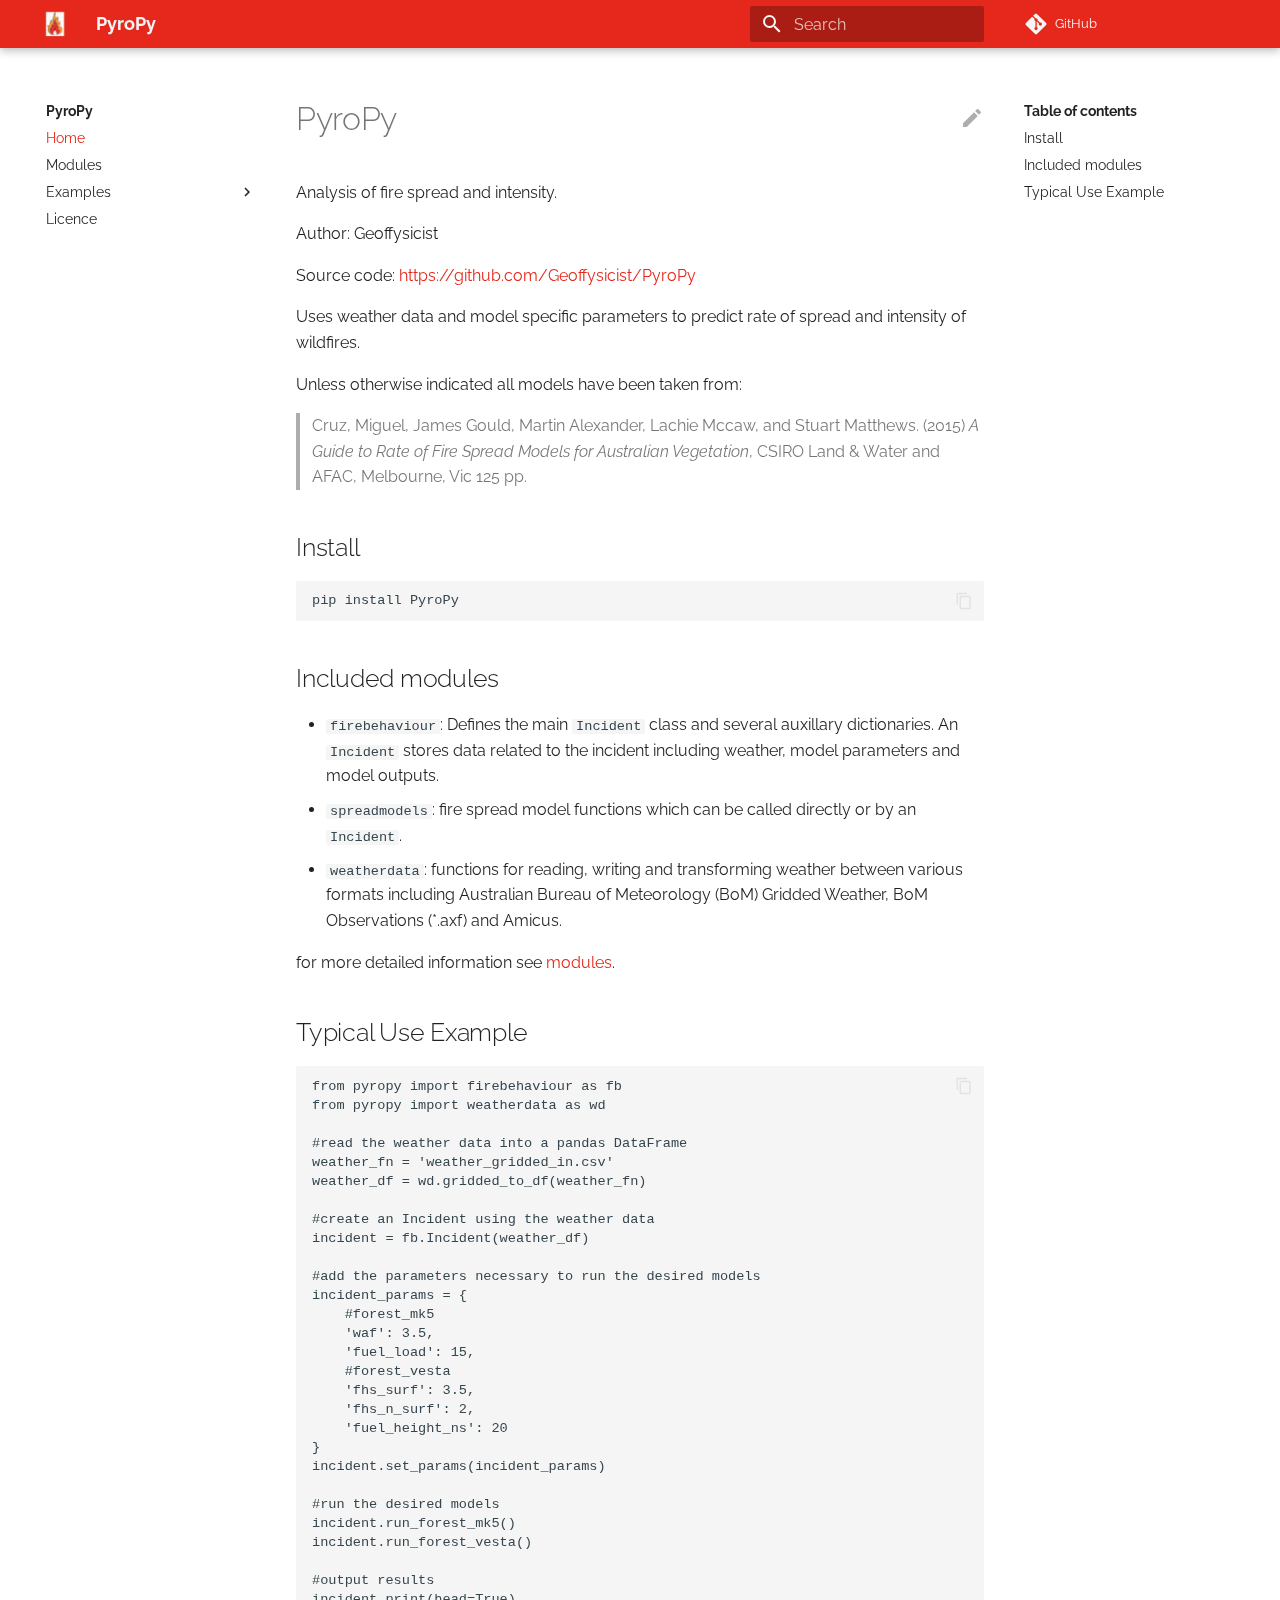
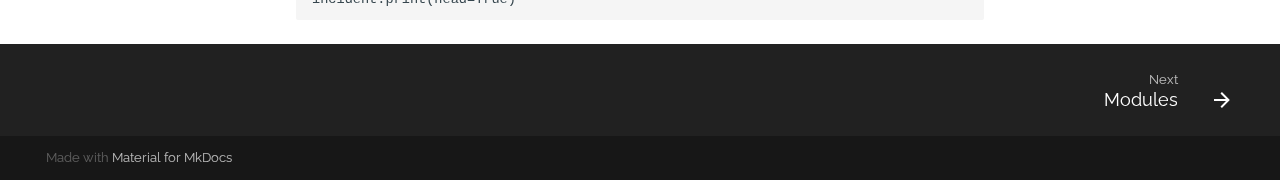
<file: index.html>
<!doctype html>
<html lang="en" class="no-js">
  <head>
    
      <meta charset="utf-8">
      <meta name="viewport" content="width=device-width,initial-scale=1">
      
      
        <meta name="author" content="Geoffysicist">
      
      
        <link rel="canonical" href="http://geoffysicist.github.io/PyroPy/">
      
      <link rel="icon" href="img/FBA-Aus_red_cropped.png">
      <meta name="generator" content="mkdocs-1.2.3, mkdocs-material-8.1.11">
    
    
      
        <title>PyroPy</title>
      
    
    
      <link rel="stylesheet" href="assets/stylesheets/main.50e68009.min.css">
      
        
        <link rel="stylesheet" href="assets/stylesheets/palette.e6a45f82.min.css">
        
      
    
    
    
      
        
        <link rel="preconnect" href="https://fonts.gstatic.com" crossorigin>
        <link rel="stylesheet" href="https://fonts.googleapis.com/css?family=Raleway:300,400,400i,700%7C&display=fallback">
        <style>:root{--md-text-font:"Raleway";--md-code-font:""}</style>
      
    
    
      <link rel="stylesheet" href="assets/_mkdocstrings.css">
    
      <link rel="stylesheet" href="stylesheets/extra.css">
    
    <script>__md_scope=new URL(".",location),__md_get=(e,_=localStorage,t=__md_scope)=>JSON.parse(_.getItem(t.pathname+"."+e)),__md_set=(e,_,t=localStorage,a=__md_scope)=>{try{t.setItem(a.pathname+"."+e,JSON.stringify(_))}catch(e){}}</script>
    
      

    
    
  </head>
  
  
    
    
    
    
    
    <body dir="ltr" data-md-color-scheme="" data-md-color-primary="none" data-md-color-accent="none">
  
    
    
    <input class="md-toggle" data-md-toggle="drawer" type="checkbox" id="__drawer" autocomplete="off">
    <input class="md-toggle" data-md-toggle="search" type="checkbox" id="__search" autocomplete="off">
    <label class="md-overlay" for="__drawer"></label>
    <div data-md-component="skip">
      
        
        <a href="#pyropy" class="md-skip">
          Skip to content
        </a>
      
    </div>
    <div data-md-component="announce">
      
    </div>
    
    
      

<header class="md-header" data-md-component="header">
  <nav class="md-header__inner md-grid" aria-label="Header">
    <a href="." title="PyroPy" class="md-header__button md-logo" aria-label="PyroPy" data-md-component="logo">
      
  <img src="img/FBA-Aus_red_cropped.png" alt="logo">

    </a>
    <label class="md-header__button md-icon" for="__drawer">
      <svg xmlns="http://www.w3.org/2000/svg" viewBox="0 0 24 24"><path d="M3 6h18v2H3V6m0 5h18v2H3v-2m0 5h18v2H3v-2z"/></svg>
    </label>
    <div class="md-header__title" data-md-component="header-title">
      <div class="md-header__ellipsis">
        <div class="md-header__topic">
          <span class="md-ellipsis">
            PyroPy
          </span>
        </div>
        <div class="md-header__topic" data-md-component="header-topic">
          <span class="md-ellipsis">
            
              Home
            
          </span>
        </div>
      </div>
    </div>
    
    
    
      <label class="md-header__button md-icon" for="__search">
        <svg xmlns="http://www.w3.org/2000/svg" viewBox="0 0 24 24"><path d="M9.5 3A6.5 6.5 0 0 1 16 9.5c0 1.61-.59 3.09-1.56 4.23l.27.27h.79l5 5-1.5 1.5-5-5v-.79l-.27-.27A6.516 6.516 0 0 1 9.5 16 6.5 6.5 0 0 1 3 9.5 6.5 6.5 0 0 1 9.5 3m0 2C7 5 5 7 5 9.5S7 14 9.5 14 14 12 14 9.5 12 5 9.5 5z"/></svg>
      </label>
      <div class="md-search" data-md-component="search" role="dialog">
  <label class="md-search__overlay" for="__search"></label>
  <div class="md-search__inner" role="search">
    <form class="md-search__form" name="search">
      <input type="text" class="md-search__input" name="query" aria-label="Search" placeholder="Search" autocapitalize="off" autocorrect="off" autocomplete="off" spellcheck="false" data-md-component="search-query" required>
      <label class="md-search__icon md-icon" for="__search">
        <svg xmlns="http://www.w3.org/2000/svg" viewBox="0 0 24 24"><path d="M9.5 3A6.5 6.5 0 0 1 16 9.5c0 1.61-.59 3.09-1.56 4.23l.27.27h.79l5 5-1.5 1.5-5-5v-.79l-.27-.27A6.516 6.516 0 0 1 9.5 16 6.5 6.5 0 0 1 3 9.5 6.5 6.5 0 0 1 9.5 3m0 2C7 5 5 7 5 9.5S7 14 9.5 14 14 12 14 9.5 12 5 9.5 5z"/></svg>
        <svg xmlns="http://www.w3.org/2000/svg" viewBox="0 0 24 24"><path d="M20 11v2H8l5.5 5.5-1.42 1.42L4.16 12l7.92-7.92L13.5 5.5 8 11h12z"/></svg>
      </label>
      <nav class="md-search__options" aria-label="Search">
        
        <button type="reset" class="md-search__icon md-icon" aria-label="Clear" tabindex="-1">
          <svg xmlns="http://www.w3.org/2000/svg" viewBox="0 0 24 24"><path d="M19 6.41 17.59 5 12 10.59 6.41 5 5 6.41 10.59 12 5 17.59 6.41 19 12 13.41 17.59 19 19 17.59 13.41 12 19 6.41z"/></svg>
        </button>
      </nav>
      
    </form>
    <div class="md-search__output">
      <div class="md-search__scrollwrap" data-md-scrollfix>
        <div class="md-search-result" data-md-component="search-result">
          <div class="md-search-result__meta">
            Initializing search
          </div>
          <ol class="md-search-result__list"></ol>
        </div>
      </div>
    </div>
  </div>
</div>
    
    
      <div class="md-header__source">
        <a href="https://github.com/Geoffysicist/PyroPy/" title="Go to repository" class="md-source" data-md-component="source">
  <div class="md-source__icon md-icon">
    
    <svg xmlns="http://www.w3.org/2000/svg" viewBox="0 0 448 512"><!--! Font Awesome Free 6.0.0 by @fontawesome - https://fontawesome.com License - https://fontawesome.com/license/free (Icons: CC BY 4.0, Fonts: SIL OFL 1.1, Code: MIT License) Copyright 2022 Fonticons, Inc.--><path d="M439.55 236.05 244 40.45a28.87 28.87 0 0 0-40.81 0l-40.66 40.63 51.52 51.52c27.06-9.14 52.68 16.77 43.39 43.68l49.66 49.66c34.23-11.8 61.18 31 35.47 56.69-26.49 26.49-70.21-2.87-56-37.34L240.22 199v121.85c25.3 12.54 22.26 41.85 9.08 55a34.34 34.34 0 0 1-48.55 0c-17.57-17.6-11.07-46.91 11.25-56v-123c-20.8-8.51-24.6-30.74-18.64-45L142.57 101 8.45 235.14a28.86 28.86 0 0 0 0 40.81l195.61 195.6a28.86 28.86 0 0 0 40.8 0l194.69-194.69a28.86 28.86 0 0 0 0-40.81z"/></svg>
  </div>
  <div class="md-source__repository">
    GitHub
  </div>
</a>
      </div>
    
  </nav>
  
</header>
    
    <div class="md-container" data-md-component="container">
      
      
        
          
        
      
      <main class="md-main" data-md-component="main">
        <div class="md-main__inner md-grid">
          
            
              
              <div class="md-sidebar md-sidebar--primary" data-md-component="sidebar" data-md-type="navigation" >
                <div class="md-sidebar__scrollwrap">
                  <div class="md-sidebar__inner">
                    


<nav class="md-nav md-nav--primary" aria-label="Navigation" data-md-level="0">
  <label class="md-nav__title" for="__drawer">
    <a href="." title="PyroPy" class="md-nav__button md-logo" aria-label="PyroPy" data-md-component="logo">
      
  <img src="img/FBA-Aus_red_cropped.png" alt="logo">

    </a>
    PyroPy
  </label>
  
    <div class="md-nav__source">
      <a href="https://github.com/Geoffysicist/PyroPy/" title="Go to repository" class="md-source" data-md-component="source">
  <div class="md-source__icon md-icon">
    
    <svg xmlns="http://www.w3.org/2000/svg" viewBox="0 0 448 512"><!--! Font Awesome Free 6.0.0 by @fontawesome - https://fontawesome.com License - https://fontawesome.com/license/free (Icons: CC BY 4.0, Fonts: SIL OFL 1.1, Code: MIT License) Copyright 2022 Fonticons, Inc.--><path d="M439.55 236.05 244 40.45a28.87 28.87 0 0 0-40.81 0l-40.66 40.63 51.52 51.52c27.06-9.14 52.68 16.77 43.39 43.68l49.66 49.66c34.23-11.8 61.18 31 35.47 56.69-26.49 26.49-70.21-2.87-56-37.34L240.22 199v121.85c25.3 12.54 22.26 41.85 9.08 55a34.34 34.34 0 0 1-48.55 0c-17.57-17.6-11.07-46.91 11.25-56v-123c-20.8-8.51-24.6-30.74-18.64-45L142.57 101 8.45 235.14a28.86 28.86 0 0 0 0 40.81l195.61 195.6a28.86 28.86 0 0 0 40.8 0l194.69-194.69a28.86 28.86 0 0 0 0-40.81z"/></svg>
  </div>
  <div class="md-source__repository">
    GitHub
  </div>
</a>
    </div>
  
  <ul class="md-nav__list" data-md-scrollfix>
    
      
      
      

  
  
    
  
  
    <li class="md-nav__item md-nav__item--active">
      
      <input class="md-nav__toggle md-toggle" data-md-toggle="toc" type="checkbox" id="__toc">
      
      
        
      
      
        <label class="md-nav__link md-nav__link--active" for="__toc">
          Home
          <span class="md-nav__icon md-icon"></span>
        </label>
      
      <a href="." class="md-nav__link md-nav__link--active">
        Home
      </a>
      
        

<nav class="md-nav md-nav--secondary" aria-label="Table of contents">
  
  
  
    
  
  
    <label class="md-nav__title" for="__toc">
      <span class="md-nav__icon md-icon"></span>
      Table of contents
    </label>
    <ul class="md-nav__list" data-md-component="toc" data-md-scrollfix>
      
        <li class="md-nav__item">
  <a href="#install" class="md-nav__link">
    Install
  </a>
  
</li>
      
        <li class="md-nav__item">
  <a href="#included-modules" class="md-nav__link">
    Included modules
  </a>
  
</li>
      
        <li class="md-nav__item">
  <a href="#typical-use-example" class="md-nav__link">
    Typical Use Example
  </a>
  
</li>
      
    </ul>
  
</nav>
      
    </li>
  

    
      
      
      

  
  
  
    <li class="md-nav__item">
      <a href="modules/" class="md-nav__link">
        Modules
      </a>
    </li>
  

    
      
      
      

  
  
  
    
    <li class="md-nav__item md-nav__item--nested">
      
      
        <input class="md-nav__toggle md-toggle" data-md-toggle="__nav_3" type="checkbox" id="__nav_3" >
      
      
      
      
        <label class="md-nav__link" for="__nav_3">
          Examples
          <span class="md-nav__icon md-icon"></span>
        </label>
      
      <nav class="md-nav" aria-label="Examples" data-md-level="1">
        <label class="md-nav__title" for="__nav_3">
          <span class="md-nav__icon md-icon"></span>
          Examples
        </label>
        <ul class="md-nav__list" data-md-scrollfix>
          
            
              
  
  
  
    <li class="md-nav__item">
      <a href="examples/compare_mc/" class="md-nav__link">
        Comparison of Fine Fuel Moisture Content functions
      </a>
    </li>
  

            
          
        </ul>
      </nav>
    </li>
  

    
      
      
      

  
  
  
    <li class="md-nav__item">
      <a href="license/" class="md-nav__link">
        Licence
      </a>
    </li>
  

    
  </ul>
</nav>
                  </div>
                </div>
              </div>
            
            
              
              <div class="md-sidebar md-sidebar--secondary" data-md-component="sidebar" data-md-type="toc" >
                <div class="md-sidebar__scrollwrap">
                  <div class="md-sidebar__inner">
                    

<nav class="md-nav md-nav--secondary" aria-label="Table of contents">
  
  
  
    
  
  
    <label class="md-nav__title" for="__toc">
      <span class="md-nav__icon md-icon"></span>
      Table of contents
    </label>
    <ul class="md-nav__list" data-md-component="toc" data-md-scrollfix>
      
        <li class="md-nav__item">
  <a href="#install" class="md-nav__link">
    Install
  </a>
  
</li>
      
        <li class="md-nav__item">
  <a href="#included-modules" class="md-nav__link">
    Included modules
  </a>
  
</li>
      
        <li class="md-nav__item">
  <a href="#typical-use-example" class="md-nav__link">
    Typical Use Example
  </a>
  
</li>
      
    </ul>
  
</nav>
                  </div>
                </div>
              </div>
            
          
          <div class="md-content" data-md-component="content">
            <article class="md-content__inner md-typeset">
              
                
<a href="https://github.com/Geoffysicist/PyroPy/edit/master/docs/index.md" title="Edit this page" class="md-content__button md-icon">
  <svg xmlns="http://www.w3.org/2000/svg" viewBox="0 0 24 24"><path d="M20.71 7.04c.39-.39.39-1.04 0-1.41l-2.34-2.34c-.37-.39-1.02-.39-1.41 0l-1.84 1.83 3.75 3.75M3 17.25V21h3.75L17.81 9.93l-3.75-3.75L3 17.25z"/></svg>
</a>


<h1 id="pyropy">PyroPy</h1>
<p>Analysis of fire spread and intensity.</p>
<p>Author: Geoffysicist</p>
<p>Source code: <a href="https://github.com/Geoffysicist/PyroPy">https://github.com/Geoffysicist/PyroPy</a></p>
<p>Uses weather data and model specific parameters to predict rate of spread and
intensity of wildfires.</p>
<p>Unless otherwise indicated all models have been taken from:</p>
<blockquote>
<p>Cruz, Miguel, James Gould, Martin Alexander, Lachie Mccaw, and 
Stuart Matthews. (2015) <em>A Guide to Rate of Fire Spread Models for Australian 
Vegetation</em>, CSIRO Land &amp; Water and AFAC, Melbourne, Vic 125 pp. </p>
</blockquote>
<h2 id="install">Install</h2>
<pre><code>pip install PyroPy
</code></pre>
<h2 id="included-modules">Included modules</h2>
<ul>
<li><code>firebehaviour</code>: Defines the main <code>Incident</code> class and several auxillary 
        dictionaries. An <code>Incident</code> stores data related to the incident 
        including weather, model parameters and model outputs.</li>
<li><code>spreadmodels</code>: fire spread model functions which can be called directly or 
        by an <code>Incident</code>.</li>
<li><code>weatherdata</code>: functions for reading, writing and transforming weather 
        between various formats including Australian Bureau of Meteorology 
        (BoM) Gridded Weather, BoM Observations (*.axf) and Amicus.</li>
</ul>
<p>for more detailed information see 
<a href="https://geoffysicist.github.io/PyroPy/modules/">modules</a>.</p>
<h2 id="typical-use-example">Typical Use Example</h2>
<pre><code class="language-python">from pyropy import firebehaviour as fb
from pyropy import weatherdata as wd

#read the weather data into a pandas DataFrame
weather_fn = 'weather_gridded_in.csv'
weather_df = wd.gridded_to_df(weather_fn)

#create an Incident using the weather data
incident = fb.Incident(weather_df)

#add the parameters necessary to run the desired models
incident_params = {
    #forest_mk5
    'waf': 3.5,
    'fuel_load': 15,
    #forest_vesta
    'fhs_surf': 3.5,
    'fhs_n_surf': 2,
    'fuel_height_ns': 20
}
incident.set_params(incident_params)

#run the desired models
incident.run_forest_mk5()
incident.run_forest_vesta()

#output results
incident.print(head=True)
</code></pre>

              
            </article>
          </div>
        </div>
        
      </main>
      
        <footer class="md-footer">
  
    <nav class="md-footer__inner md-grid" aria-label="Footer">
      
      
        
        <a href="modules/" class="md-footer__link md-footer__link--next" aria-label="Next: Modules" rel="next">
          <div class="md-footer__title">
            <div class="md-ellipsis">
              <span class="md-footer__direction">
                Next
              </span>
              Modules
            </div>
          </div>
          <div class="md-footer__button md-icon">
            <svg xmlns="http://www.w3.org/2000/svg" viewBox="0 0 24 24"><path d="M4 11v2h12l-5.5 5.5 1.42 1.42L19.84 12l-7.92-7.92L10.5 5.5 16 11H4z"/></svg>
          </div>
        </a>
      
    </nav>
  
  <div class="md-footer-meta md-typeset">
    <div class="md-footer-meta__inner md-grid">
      <div class="md-copyright">
  
  
    Made with
    <a href="https://squidfunk.github.io/mkdocs-material/" target="_blank" rel="noopener">
      Material for MkDocs
    </a>
  
</div>
      
    </div>
  </div>
</footer>
      
    </div>
    <div class="md-dialog" data-md-component="dialog">
      <div class="md-dialog__inner md-typeset"></div>
    </div>
    <script id="__config" type="application/json">{"base": ".", "features": [], "translations": {"clipboard.copy": "Copy to clipboard", "clipboard.copied": "Copied to clipboard", "search.config.lang": "en", "search.config.pipeline": "trimmer, stopWordFilter", "search.config.separator": "[\\s\\-]+", "search.placeholder": "Search", "search.result.placeholder": "Type to start searching", "search.result.none": "No matching documents", "search.result.one": "1 matching document", "search.result.other": "# matching documents", "search.result.more.one": "1 more on this page", "search.result.more.other": "# more on this page", "search.result.term.missing": "Missing", "select.version.title": "Select version"}, "search": "assets/javascripts/workers/search.092fa1f6.min.js"}</script>
    
    
      <script src="assets/javascripts/bundle.5a9542cf.min.js"></script>
      
    
  </body>
</html>
</file>
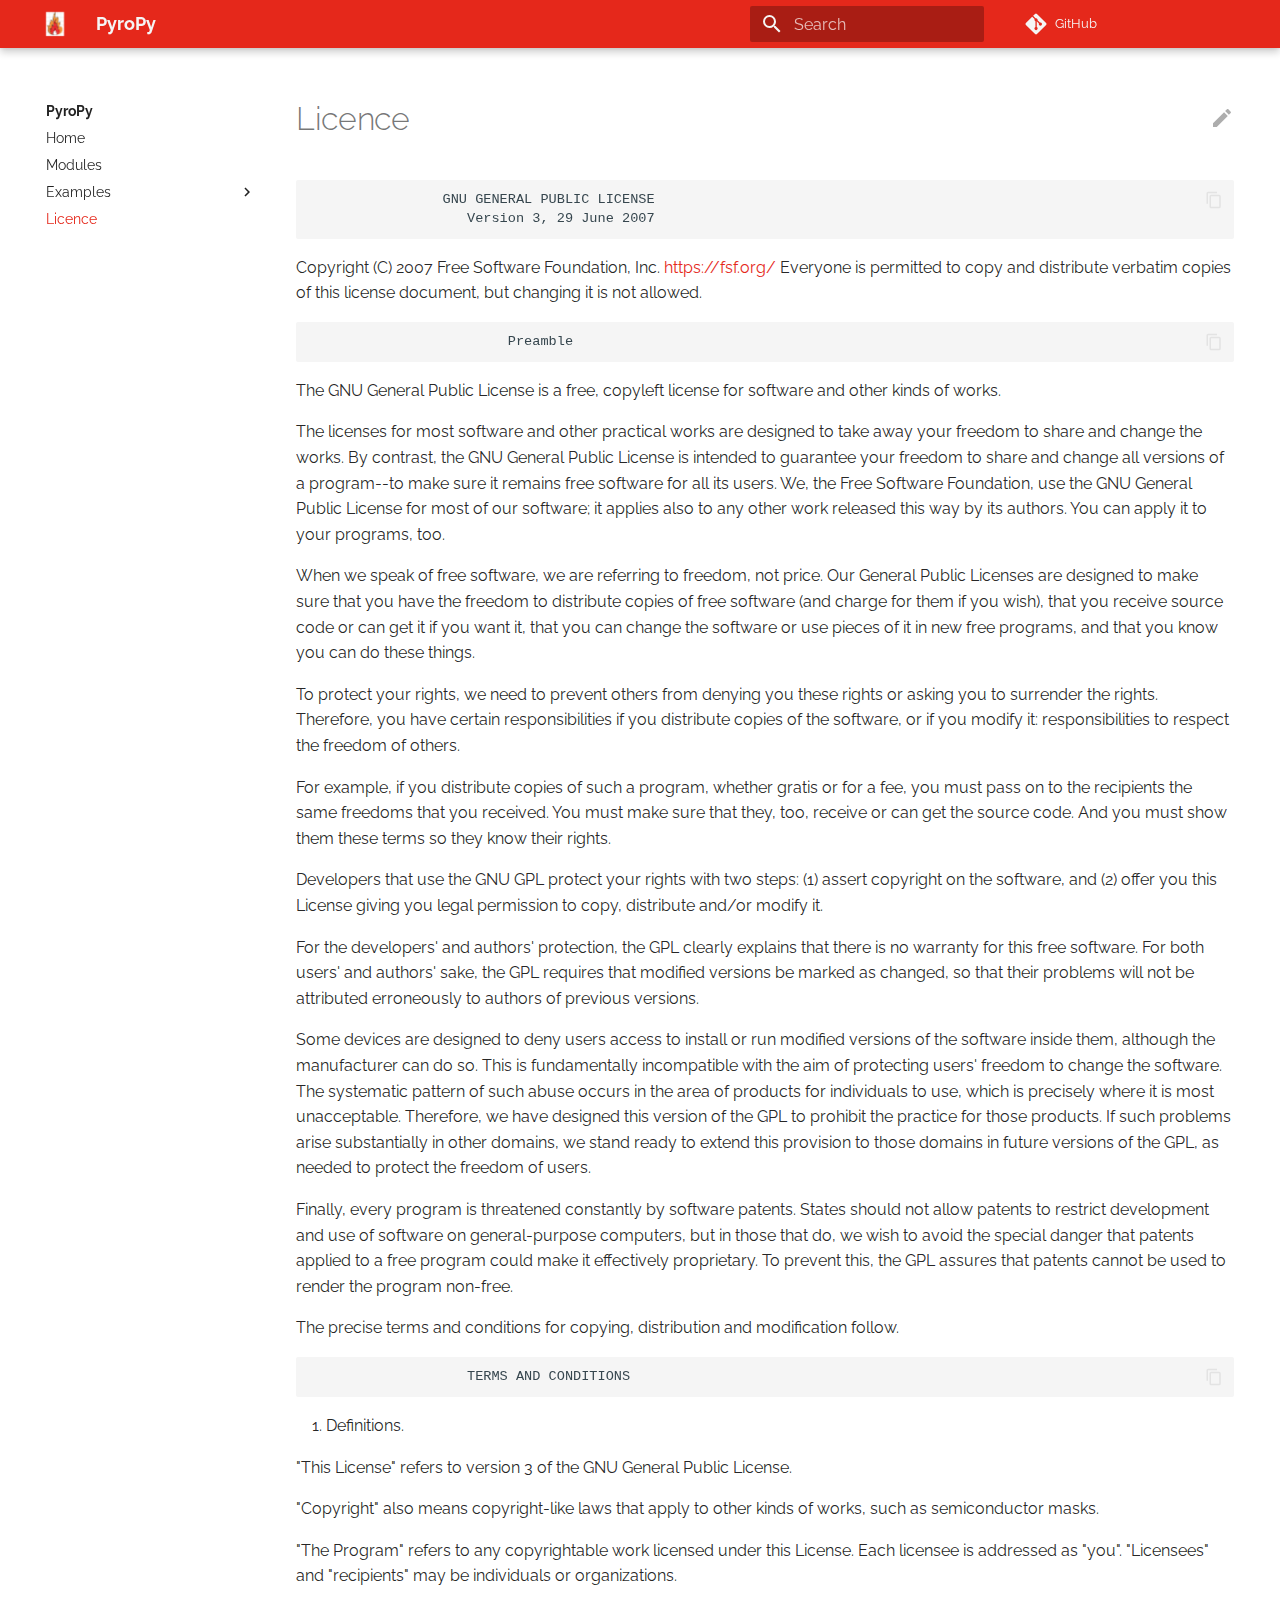
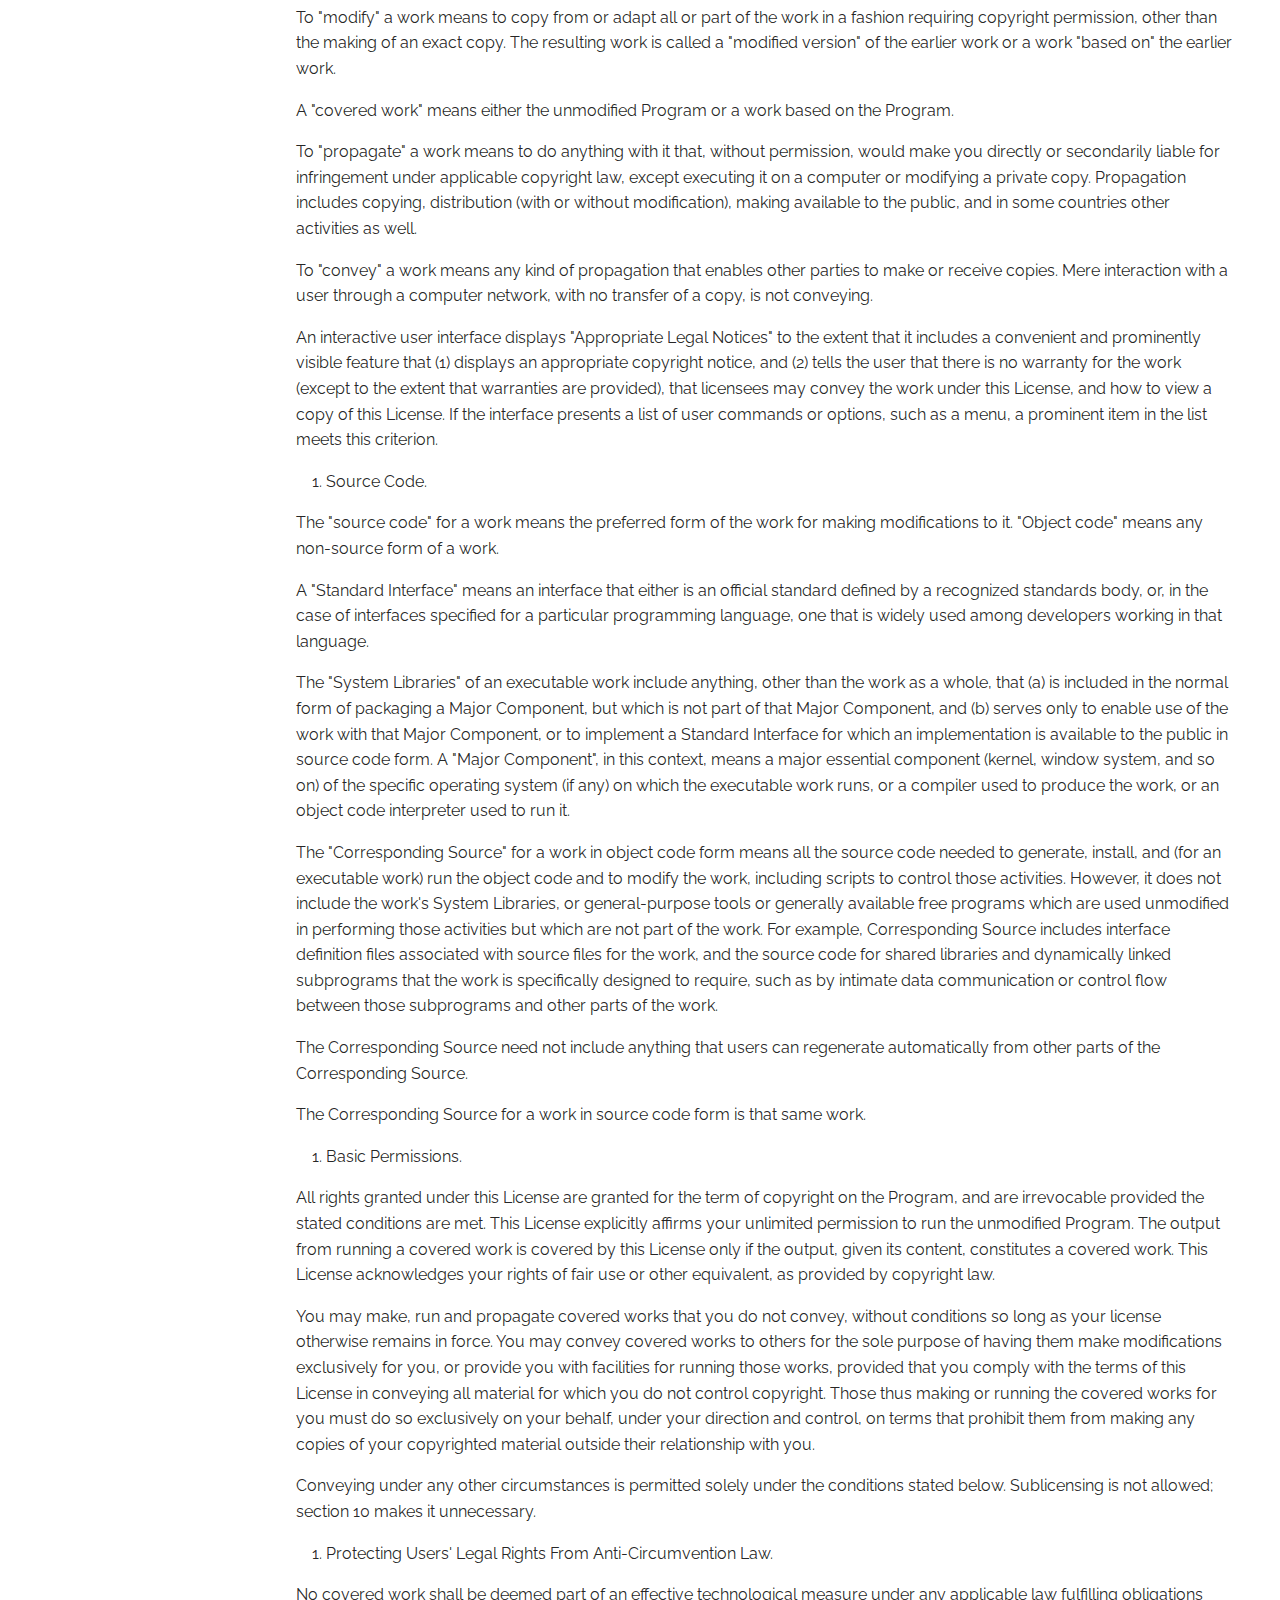
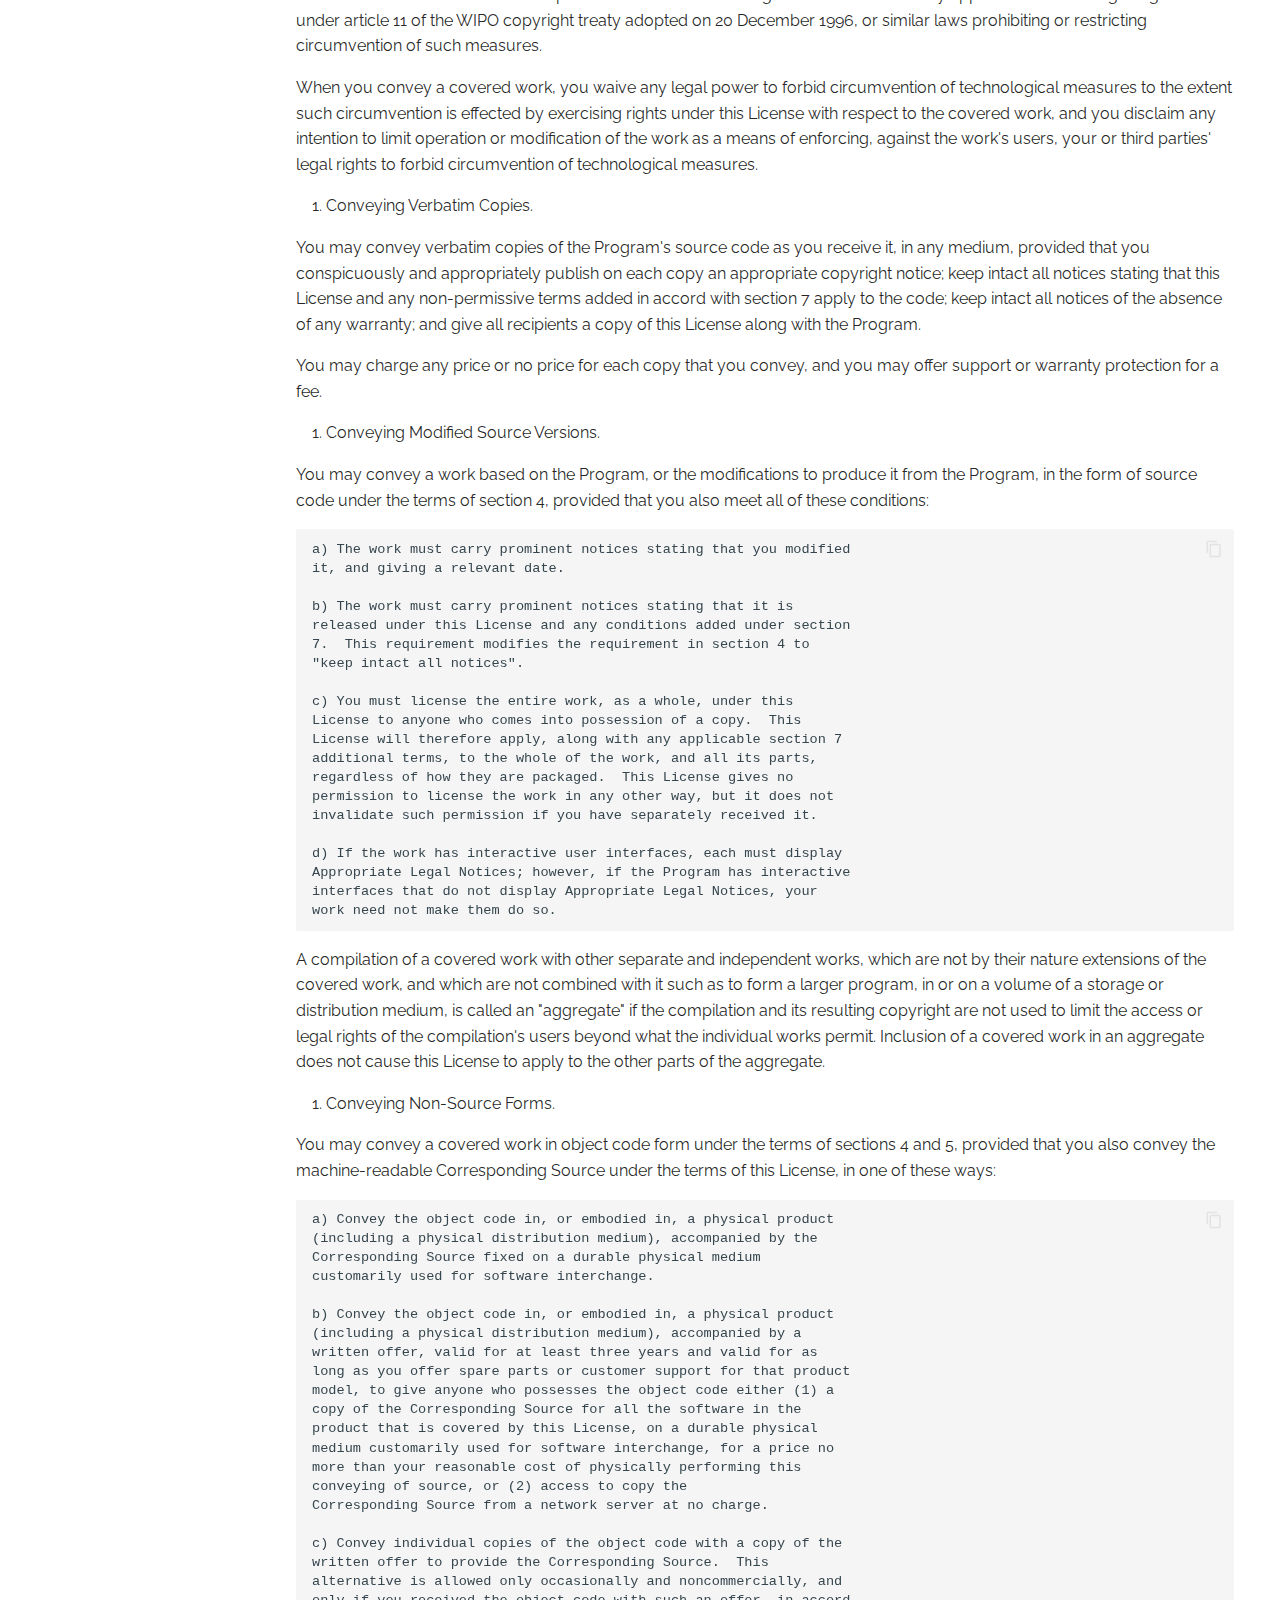
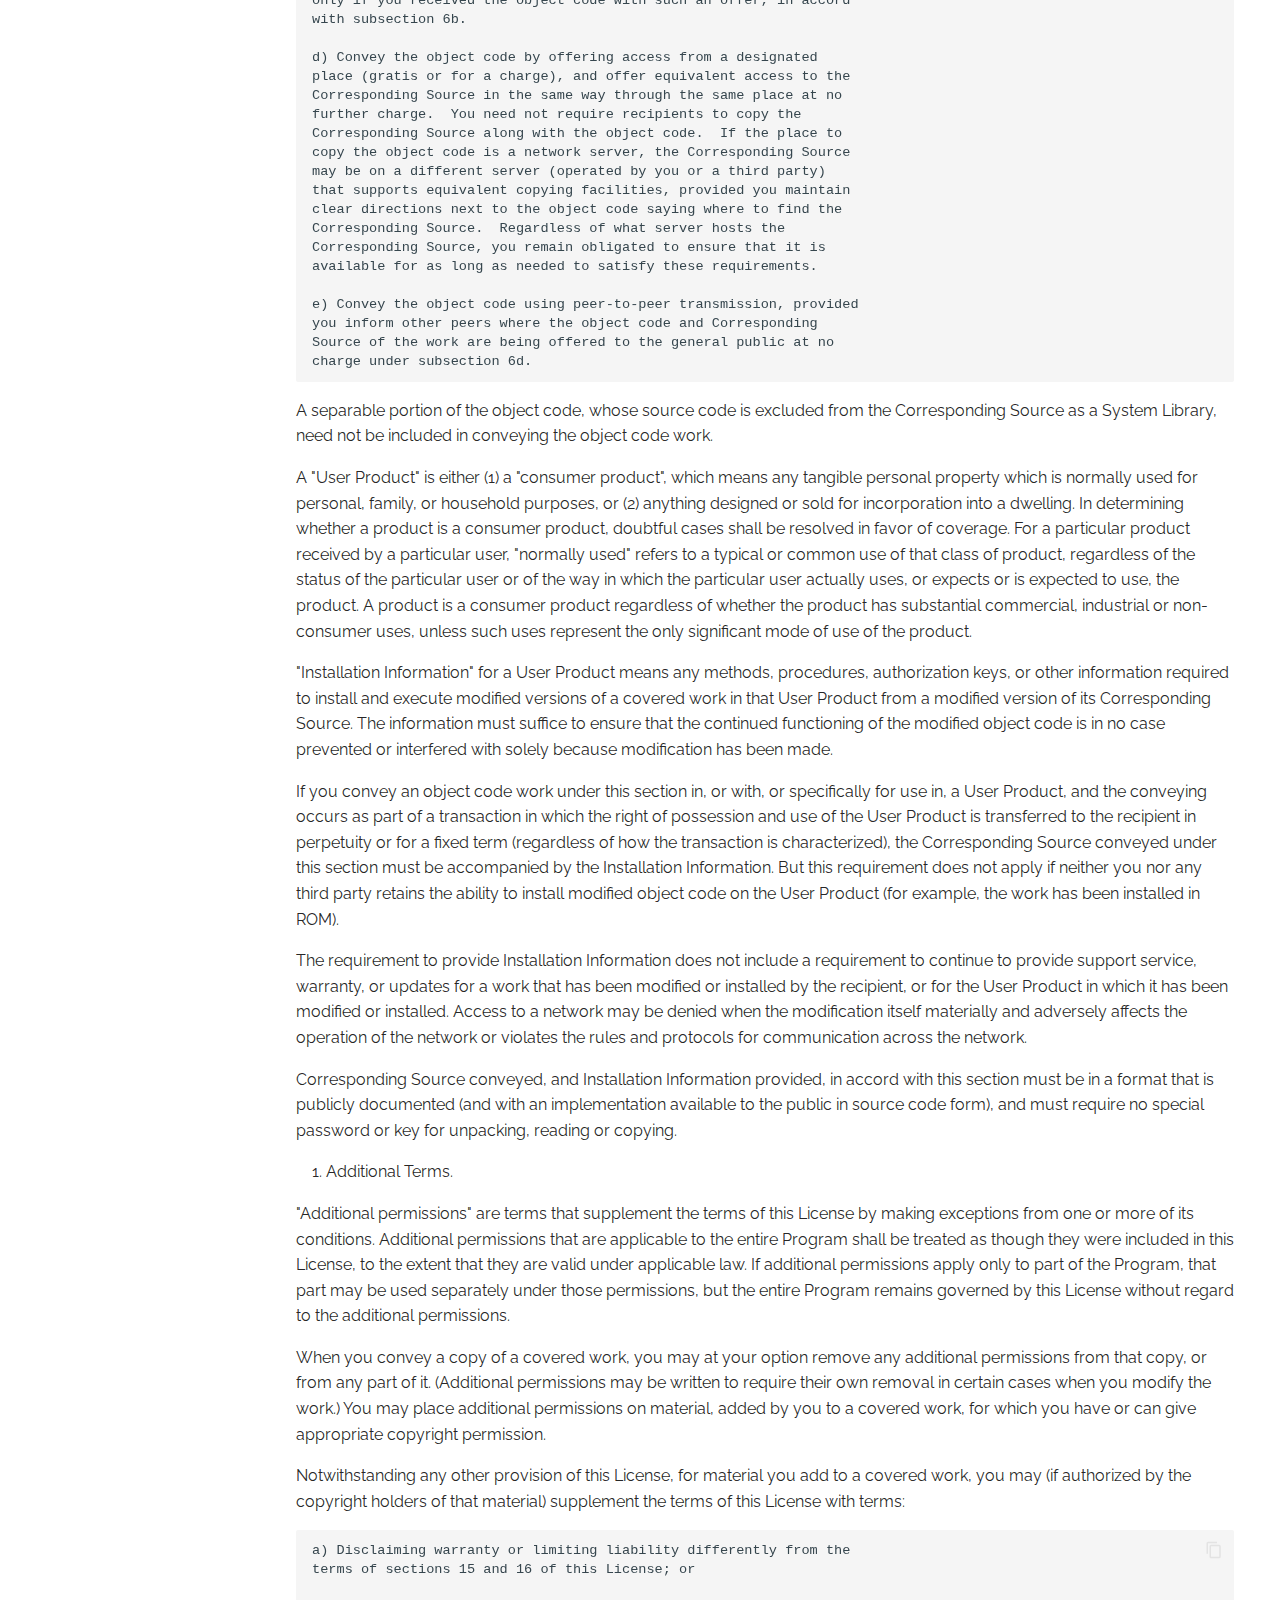
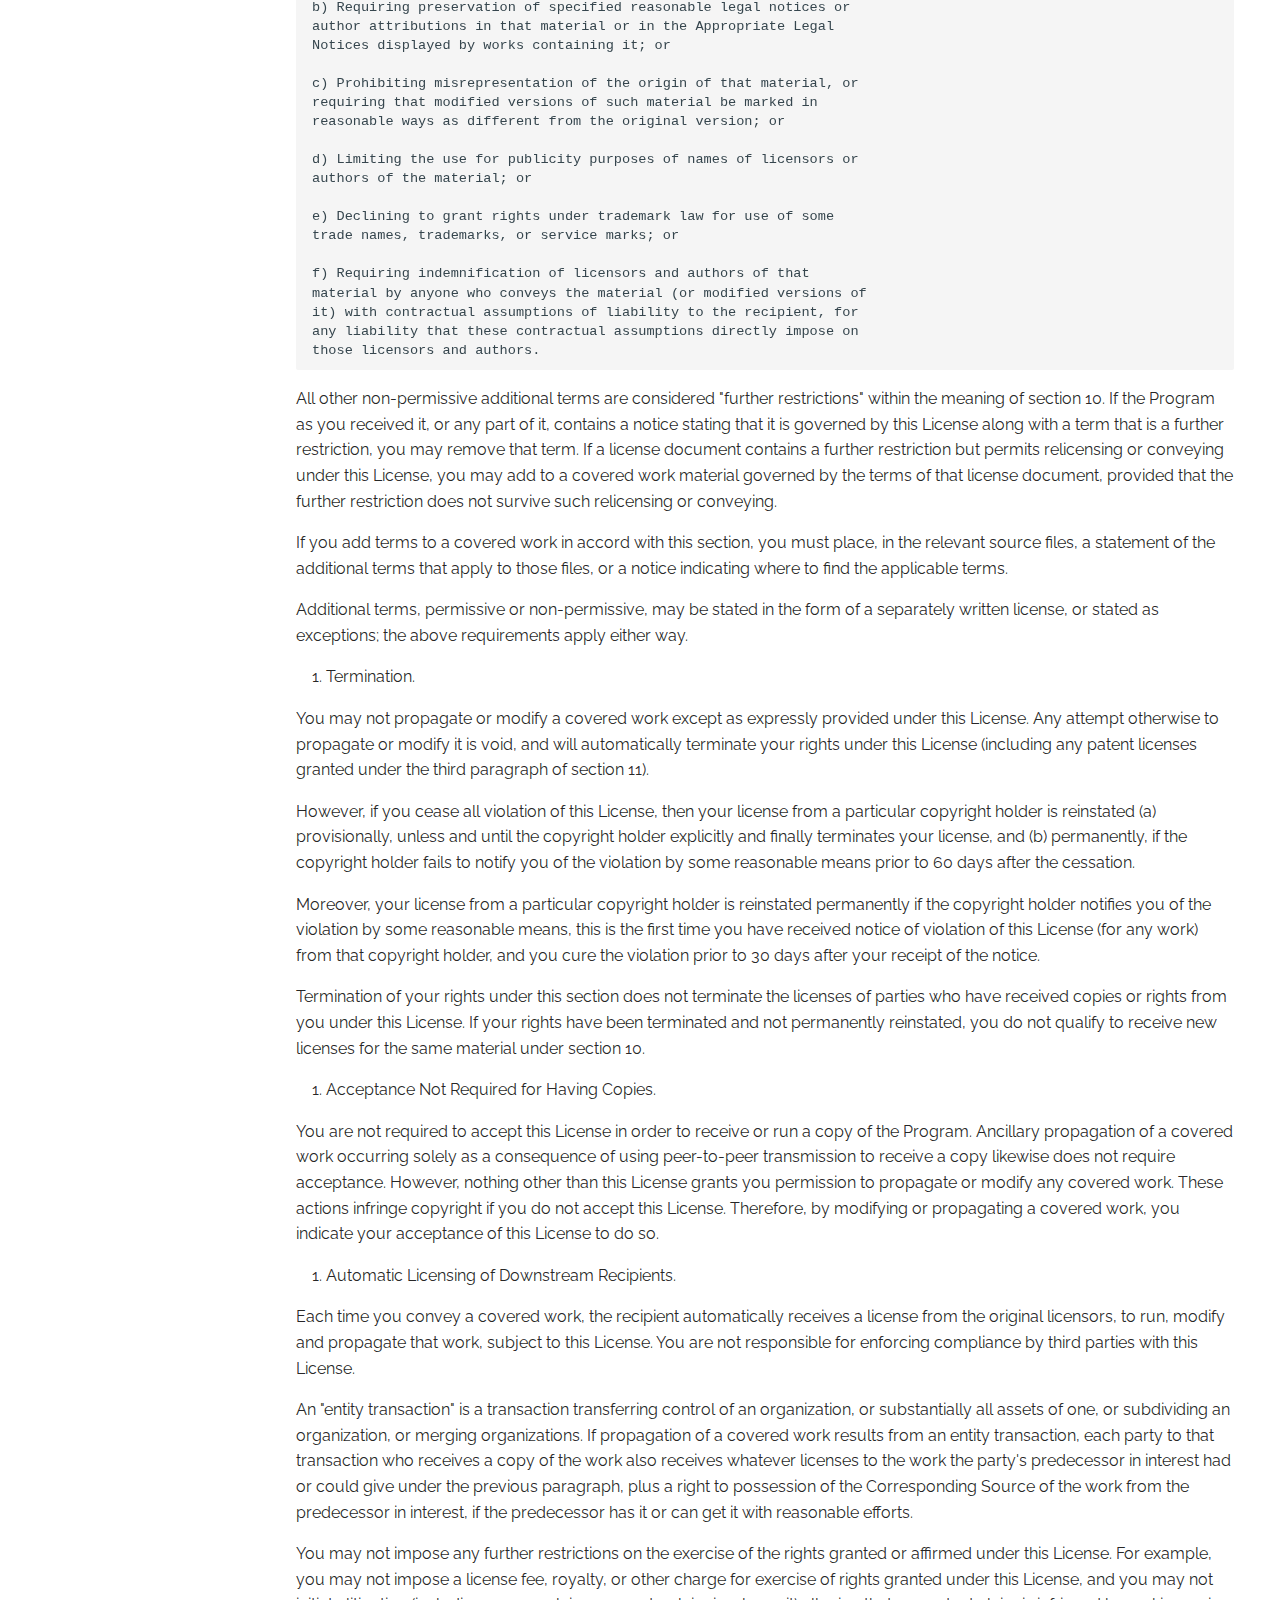
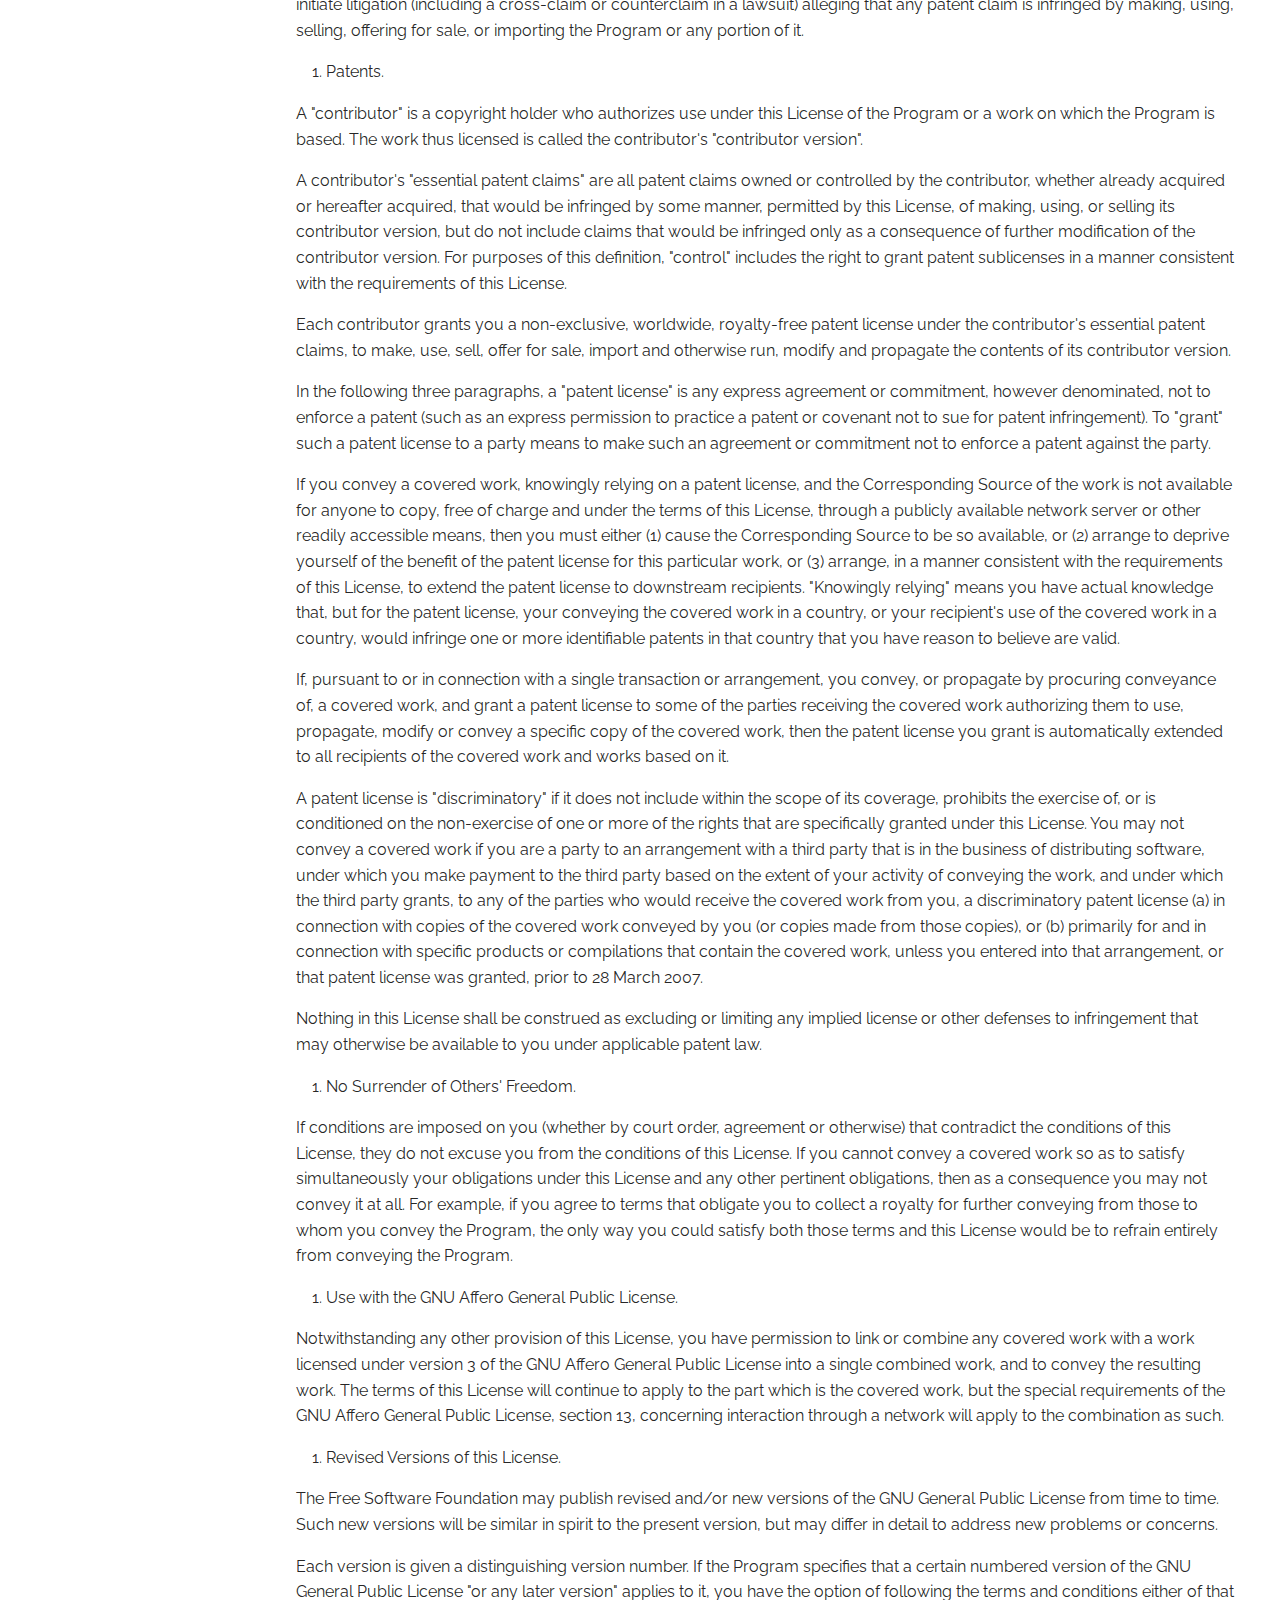
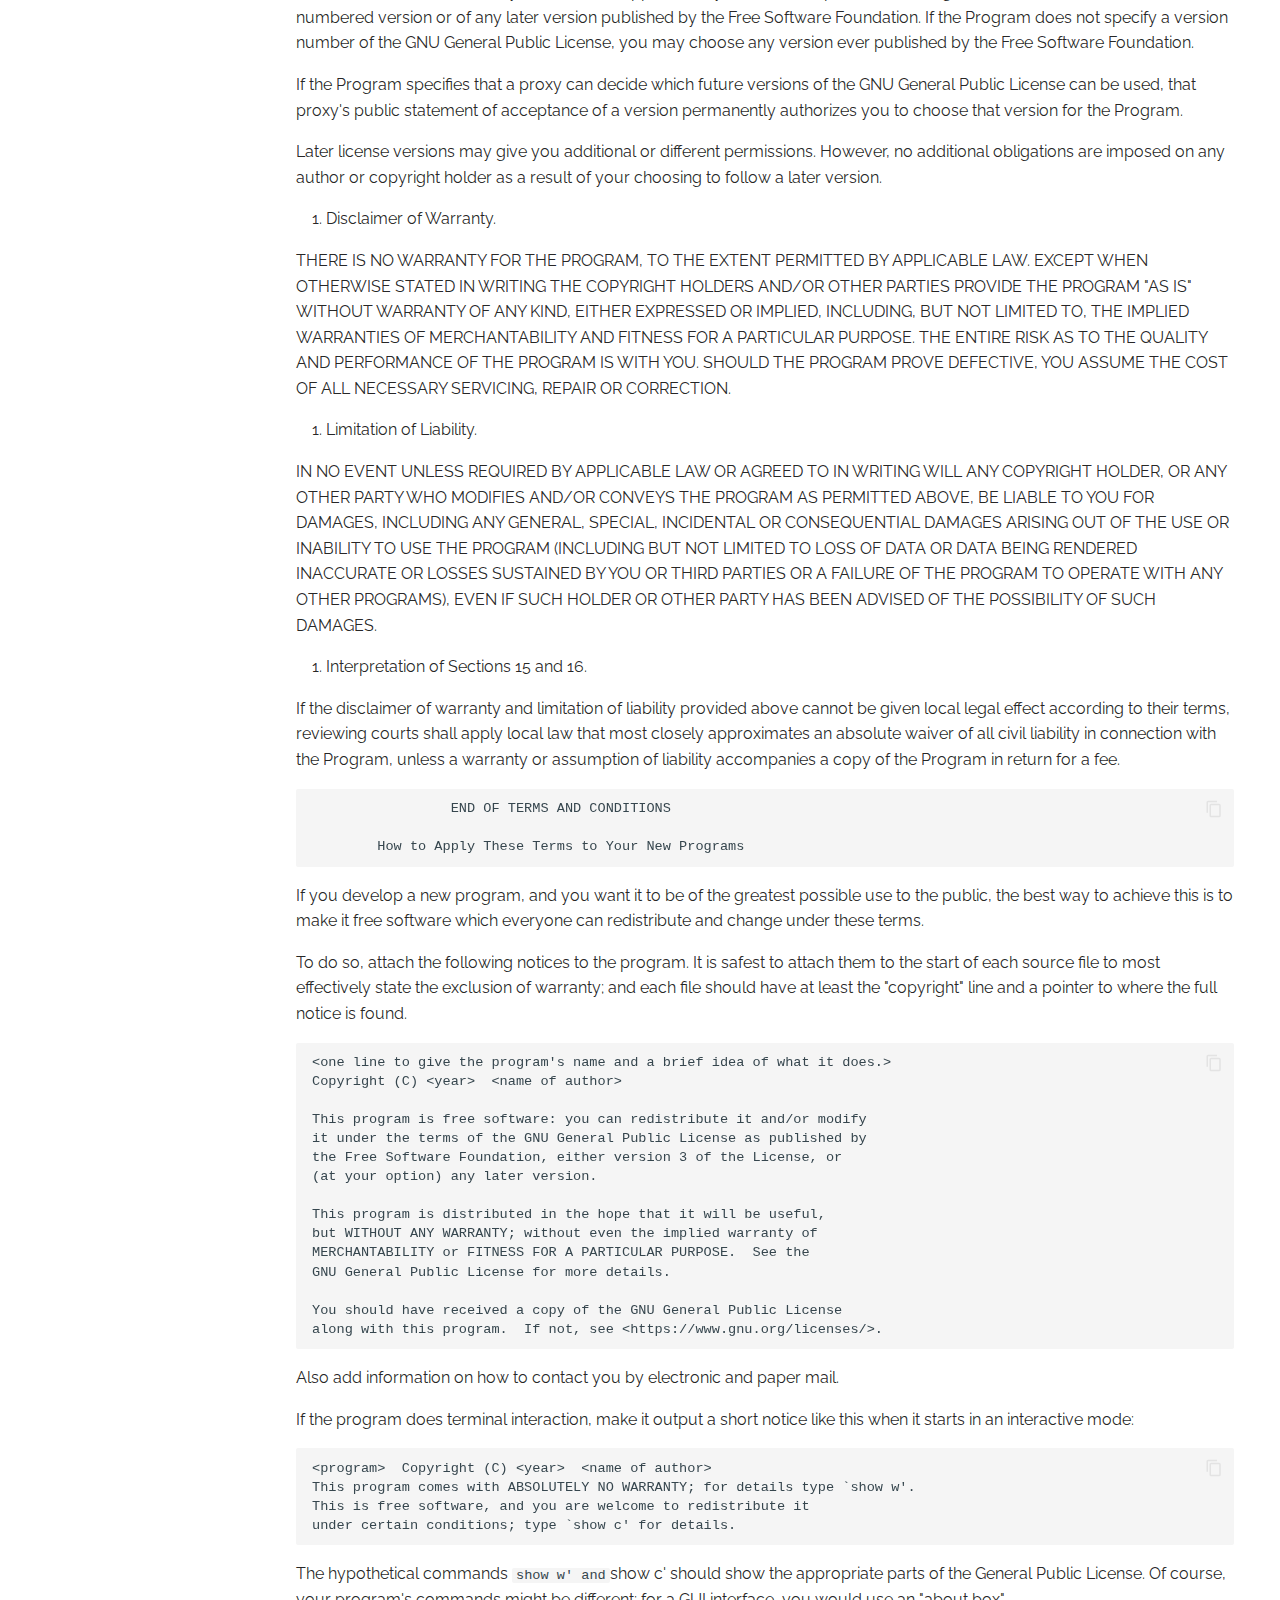
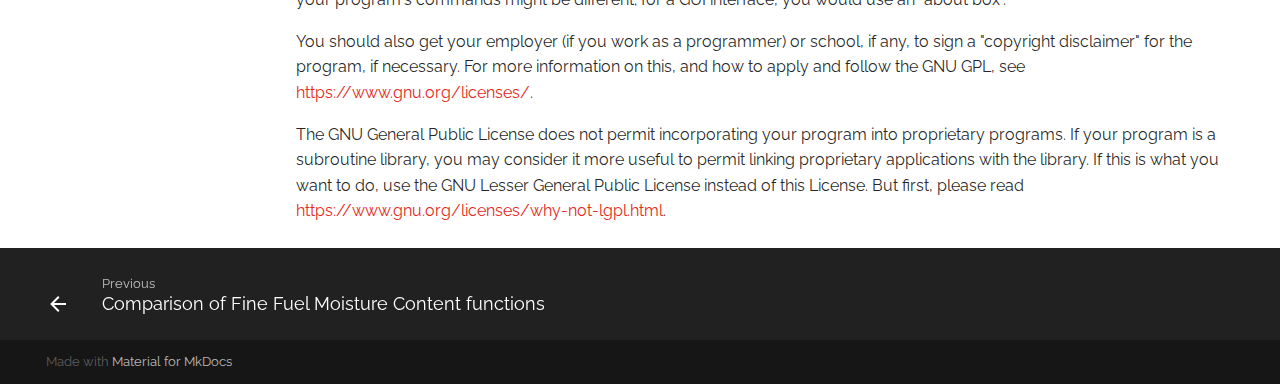
<file: license/index.html>
<!doctype html>
<html lang="en" class="no-js">
  <head>
    
      <meta charset="utf-8">
      <meta name="viewport" content="width=device-width,initial-scale=1">
      
      
        <meta name="author" content="Geoffysicist">
      
      
        <link rel="canonical" href="http://geoffysicist.github.io/PyroPy/license/">
      
      <link rel="icon" href="../img/FBA-Aus_red_cropped.png">
      <meta name="generator" content="mkdocs-1.2.3, mkdocs-material-8.1.11">
    
    
      
        <title>Licence - PyroPy</title>
      
    
    
      <link rel="stylesheet" href="../assets/stylesheets/main.50e68009.min.css">
      
        
        <link rel="stylesheet" href="../assets/stylesheets/palette.e6a45f82.min.css">
        
      
    
    
    
      
        
        <link rel="preconnect" href="https://fonts.gstatic.com" crossorigin>
        <link rel="stylesheet" href="https://fonts.googleapis.com/css?family=Raleway:300,400,400i,700%7C&display=fallback">
        <style>:root{--md-text-font:"Raleway";--md-code-font:""}</style>
      
    
    
      <link rel="stylesheet" href="../assets/_mkdocstrings.css">
    
      <link rel="stylesheet" href="../stylesheets/extra.css">
    
    <script>__md_scope=new URL("..",location),__md_get=(e,_=localStorage,t=__md_scope)=>JSON.parse(_.getItem(t.pathname+"."+e)),__md_set=(e,_,t=localStorage,a=__md_scope)=>{try{t.setItem(a.pathname+"."+e,JSON.stringify(_))}catch(e){}}</script>
    
      

    
    
  </head>
  
  
    
    
    
    
    
    <body dir="ltr" data-md-color-scheme="" data-md-color-primary="none" data-md-color-accent="none">
  
    
    
    <input class="md-toggle" data-md-toggle="drawer" type="checkbox" id="__drawer" autocomplete="off">
    <input class="md-toggle" data-md-toggle="search" type="checkbox" id="__search" autocomplete="off">
    <label class="md-overlay" for="__drawer"></label>
    <div data-md-component="skip">
      
    </div>
    <div data-md-component="announce">
      
    </div>
    
    
      

<header class="md-header" data-md-component="header">
  <nav class="md-header__inner md-grid" aria-label="Header">
    <a href=".." title="PyroPy" class="md-header__button md-logo" aria-label="PyroPy" data-md-component="logo">
      
  <img src="../img/FBA-Aus_red_cropped.png" alt="logo">

    </a>
    <label class="md-header__button md-icon" for="__drawer">
      <svg xmlns="http://www.w3.org/2000/svg" viewBox="0 0 24 24"><path d="M3 6h18v2H3V6m0 5h18v2H3v-2m0 5h18v2H3v-2z"/></svg>
    </label>
    <div class="md-header__title" data-md-component="header-title">
      <div class="md-header__ellipsis">
        <div class="md-header__topic">
          <span class="md-ellipsis">
            PyroPy
          </span>
        </div>
        <div class="md-header__topic" data-md-component="header-topic">
          <span class="md-ellipsis">
            
              Licence
            
          </span>
        </div>
      </div>
    </div>
    
    
    
      <label class="md-header__button md-icon" for="__search">
        <svg xmlns="http://www.w3.org/2000/svg" viewBox="0 0 24 24"><path d="M9.5 3A6.5 6.5 0 0 1 16 9.5c0 1.61-.59 3.09-1.56 4.23l.27.27h.79l5 5-1.5 1.5-5-5v-.79l-.27-.27A6.516 6.516 0 0 1 9.5 16 6.5 6.5 0 0 1 3 9.5 6.5 6.5 0 0 1 9.5 3m0 2C7 5 5 7 5 9.5S7 14 9.5 14 14 12 14 9.5 12 5 9.5 5z"/></svg>
      </label>
      <div class="md-search" data-md-component="search" role="dialog">
  <label class="md-search__overlay" for="__search"></label>
  <div class="md-search__inner" role="search">
    <form class="md-search__form" name="search">
      <input type="text" class="md-search__input" name="query" aria-label="Search" placeholder="Search" autocapitalize="off" autocorrect="off" autocomplete="off" spellcheck="false" data-md-component="search-query" required>
      <label class="md-search__icon md-icon" for="__search">
        <svg xmlns="http://www.w3.org/2000/svg" viewBox="0 0 24 24"><path d="M9.5 3A6.5 6.5 0 0 1 16 9.5c0 1.61-.59 3.09-1.56 4.23l.27.27h.79l5 5-1.5 1.5-5-5v-.79l-.27-.27A6.516 6.516 0 0 1 9.5 16 6.5 6.5 0 0 1 3 9.5 6.5 6.5 0 0 1 9.5 3m0 2C7 5 5 7 5 9.5S7 14 9.5 14 14 12 14 9.5 12 5 9.5 5z"/></svg>
        <svg xmlns="http://www.w3.org/2000/svg" viewBox="0 0 24 24"><path d="M20 11v2H8l5.5 5.5-1.42 1.42L4.16 12l7.92-7.92L13.5 5.5 8 11h12z"/></svg>
      </label>
      <nav class="md-search__options" aria-label="Search">
        
        <button type="reset" class="md-search__icon md-icon" aria-label="Clear" tabindex="-1">
          <svg xmlns="http://www.w3.org/2000/svg" viewBox="0 0 24 24"><path d="M19 6.41 17.59 5 12 10.59 6.41 5 5 6.41 10.59 12 5 17.59 6.41 19 12 13.41 17.59 19 19 17.59 13.41 12 19 6.41z"/></svg>
        </button>
      </nav>
      
    </form>
    <div class="md-search__output">
      <div class="md-search__scrollwrap" data-md-scrollfix>
        <div class="md-search-result" data-md-component="search-result">
          <div class="md-search-result__meta">
            Initializing search
          </div>
          <ol class="md-search-result__list"></ol>
        </div>
      </div>
    </div>
  </div>
</div>
    
    
      <div class="md-header__source">
        <a href="https://github.com/Geoffysicist/PyroPy/" title="Go to repository" class="md-source" data-md-component="source">
  <div class="md-source__icon md-icon">
    
    <svg xmlns="http://www.w3.org/2000/svg" viewBox="0 0 448 512"><!--! Font Awesome Free 6.0.0 by @fontawesome - https://fontawesome.com License - https://fontawesome.com/license/free (Icons: CC BY 4.0, Fonts: SIL OFL 1.1, Code: MIT License) Copyright 2022 Fonticons, Inc.--><path d="M439.55 236.05 244 40.45a28.87 28.87 0 0 0-40.81 0l-40.66 40.63 51.52 51.52c27.06-9.14 52.68 16.77 43.39 43.68l49.66 49.66c34.23-11.8 61.18 31 35.47 56.69-26.49 26.49-70.21-2.87-56-37.34L240.22 199v121.85c25.3 12.54 22.26 41.85 9.08 55a34.34 34.34 0 0 1-48.55 0c-17.57-17.6-11.07-46.91 11.25-56v-123c-20.8-8.51-24.6-30.74-18.64-45L142.57 101 8.45 235.14a28.86 28.86 0 0 0 0 40.81l195.61 195.6a28.86 28.86 0 0 0 40.8 0l194.69-194.69a28.86 28.86 0 0 0 0-40.81z"/></svg>
  </div>
  <div class="md-source__repository">
    GitHub
  </div>
</a>
      </div>
    
  </nav>
  
</header>
    
    <div class="md-container" data-md-component="container">
      
      
        
          
        
      
      <main class="md-main" data-md-component="main">
        <div class="md-main__inner md-grid">
          
            
              
              <div class="md-sidebar md-sidebar--primary" data-md-component="sidebar" data-md-type="navigation" >
                <div class="md-sidebar__scrollwrap">
                  <div class="md-sidebar__inner">
                    


<nav class="md-nav md-nav--primary" aria-label="Navigation" data-md-level="0">
  <label class="md-nav__title" for="__drawer">
    <a href=".." title="PyroPy" class="md-nav__button md-logo" aria-label="PyroPy" data-md-component="logo">
      
  <img src="../img/FBA-Aus_red_cropped.png" alt="logo">

    </a>
    PyroPy
  </label>
  
    <div class="md-nav__source">
      <a href="https://github.com/Geoffysicist/PyroPy/" title="Go to repository" class="md-source" data-md-component="source">
  <div class="md-source__icon md-icon">
    
    <svg xmlns="http://www.w3.org/2000/svg" viewBox="0 0 448 512"><!--! Font Awesome Free 6.0.0 by @fontawesome - https://fontawesome.com License - https://fontawesome.com/license/free (Icons: CC BY 4.0, Fonts: SIL OFL 1.1, Code: MIT License) Copyright 2022 Fonticons, Inc.--><path d="M439.55 236.05 244 40.45a28.87 28.87 0 0 0-40.81 0l-40.66 40.63 51.52 51.52c27.06-9.14 52.68 16.77 43.39 43.68l49.66 49.66c34.23-11.8 61.18 31 35.47 56.69-26.49 26.49-70.21-2.87-56-37.34L240.22 199v121.85c25.3 12.54 22.26 41.85 9.08 55a34.34 34.34 0 0 1-48.55 0c-17.57-17.6-11.07-46.91 11.25-56v-123c-20.8-8.51-24.6-30.74-18.64-45L142.57 101 8.45 235.14a28.86 28.86 0 0 0 0 40.81l195.61 195.6a28.86 28.86 0 0 0 40.8 0l194.69-194.69a28.86 28.86 0 0 0 0-40.81z"/></svg>
  </div>
  <div class="md-source__repository">
    GitHub
  </div>
</a>
    </div>
  
  <ul class="md-nav__list" data-md-scrollfix>
    
      
      
      

  
  
  
    <li class="md-nav__item">
      <a href=".." class="md-nav__link">
        Home
      </a>
    </li>
  

    
      
      
      

  
  
  
    <li class="md-nav__item">
      <a href="../modules/" class="md-nav__link">
        Modules
      </a>
    </li>
  

    
      
      
      

  
  
  
    
    <li class="md-nav__item md-nav__item--nested">
      
      
        <input class="md-nav__toggle md-toggle" data-md-toggle="__nav_3" type="checkbox" id="__nav_3" >
      
      
      
      
        <label class="md-nav__link" for="__nav_3">
          Examples
          <span class="md-nav__icon md-icon"></span>
        </label>
      
      <nav class="md-nav" aria-label="Examples" data-md-level="1">
        <label class="md-nav__title" for="__nav_3">
          <span class="md-nav__icon md-icon"></span>
          Examples
        </label>
        <ul class="md-nav__list" data-md-scrollfix>
          
            
              
  
  
  
    <li class="md-nav__item">
      <a href="../examples/compare_mc/" class="md-nav__link">
        Comparison of Fine Fuel Moisture Content functions
      </a>
    </li>
  

            
          
        </ul>
      </nav>
    </li>
  

    
      
      
      

  
  
    
  
  
    <li class="md-nav__item md-nav__item--active">
      
      <input class="md-nav__toggle md-toggle" data-md-toggle="toc" type="checkbox" id="__toc">
      
      
      
      <a href="./" class="md-nav__link md-nav__link--active">
        Licence
      </a>
      
    </li>
  

    
  </ul>
</nav>
                  </div>
                </div>
              </div>
            
            
          
          <div class="md-content" data-md-component="content">
            <article class="md-content__inner md-typeset">
              
                
<a href="https://github.com/Geoffysicist/PyroPy/edit/master/docs/license.md" title="Edit this page" class="md-content__button md-icon">
  <svg xmlns="http://www.w3.org/2000/svg" viewBox="0 0 24 24"><path d="M20.71 7.04c.39-.39.39-1.04 0-1.41l-2.34-2.34c-.37-.39-1.02-.39-1.41 0l-1.84 1.83 3.75 3.75M3 17.25V21h3.75L17.81 9.93l-3.75-3.75L3 17.25z"/></svg>
</a>


  <h1>Licence</h1>

<pre><code>                GNU GENERAL PUBLIC LICENSE
                   Version 3, 29 June 2007
</code></pre>
<p>Copyright (C) 2007 Free Software Foundation, Inc. <a href="https://fsf.org/">https://fsf.org/</a>
 Everyone is permitted to copy and distribute verbatim copies
 of this license document, but changing it is not allowed.</p>
<pre><code>                        Preamble
</code></pre>
<p>The GNU General Public License is a free, copyleft license for
software and other kinds of works.</p>
<p>The licenses for most software and other practical works are designed
to take away your freedom to share and change the works.  By contrast,
the GNU General Public License is intended to guarantee your freedom to
share and change all versions of a program--to make sure it remains free
software for all its users.  We, the Free Software Foundation, use the
GNU General Public License for most of our software; it applies also to
any other work released this way by its authors.  You can apply it to
your programs, too.</p>
<p>When we speak of free software, we are referring to freedom, not
price.  Our General Public Licenses are designed to make sure that you
have the freedom to distribute copies of free software (and charge for
them if you wish), that you receive source code or can get it if you
want it, that you can change the software or use pieces of it in new
free programs, and that you know you can do these things.</p>
<p>To protect your rights, we need to prevent others from denying you
these rights or asking you to surrender the rights.  Therefore, you have
certain responsibilities if you distribute copies of the software, or if
you modify it: responsibilities to respect the freedom of others.</p>
<p>For example, if you distribute copies of such a program, whether
gratis or for a fee, you must pass on to the recipients the same
freedoms that you received.  You must make sure that they, too, receive
or can get the source code.  And you must show them these terms so they
know their rights.</p>
<p>Developers that use the GNU GPL protect your rights with two steps:
(1) assert copyright on the software, and (2) offer you this License
giving you legal permission to copy, distribute and/or modify it.</p>
<p>For the developers' and authors' protection, the GPL clearly explains
that there is no warranty for this free software.  For both users' and
authors' sake, the GPL requires that modified versions be marked as
changed, so that their problems will not be attributed erroneously to
authors of previous versions.</p>
<p>Some devices are designed to deny users access to install or run
modified versions of the software inside them, although the manufacturer
can do so.  This is fundamentally incompatible with the aim of
protecting users' freedom to change the software.  The systematic
pattern of such abuse occurs in the area of products for individuals to
use, which is precisely where it is most unacceptable.  Therefore, we
have designed this version of the GPL to prohibit the practice for those
products.  If such problems arise substantially in other domains, we
stand ready to extend this provision to those domains in future versions
of the GPL, as needed to protect the freedom of users.</p>
<p>Finally, every program is threatened constantly by software patents.
States should not allow patents to restrict development and use of
software on general-purpose computers, but in those that do, we wish to
avoid the special danger that patents applied to a free program could
make it effectively proprietary.  To prevent this, the GPL assures that
patents cannot be used to render the program non-free.</p>
<p>The precise terms and conditions for copying, distribution and
modification follow.</p>
<pre><code>                   TERMS AND CONDITIONS
</code></pre>
<ol>
<li>Definitions.</li>
</ol>
<p>"This License" refers to version 3 of the GNU General Public License.</p>
<p>"Copyright" also means copyright-like laws that apply to other kinds of
works, such as semiconductor masks.</p>
<p>"The Program" refers to any copyrightable work licensed under this
License.  Each licensee is addressed as "you".  "Licensees" and
"recipients" may be individuals or organizations.</p>
<p>To "modify" a work means to copy from or adapt all or part of the work
in a fashion requiring copyright permission, other than the making of an
exact copy.  The resulting work is called a "modified version" of the
earlier work or a work "based on" the earlier work.</p>
<p>A "covered work" means either the unmodified Program or a work based
on the Program.</p>
<p>To "propagate" a work means to do anything with it that, without
permission, would make you directly or secondarily liable for
infringement under applicable copyright law, except executing it on a
computer or modifying a private copy.  Propagation includes copying,
distribution (with or without modification), making available to the
public, and in some countries other activities as well.</p>
<p>To "convey" a work means any kind of propagation that enables other
parties to make or receive copies.  Mere interaction with a user through
a computer network, with no transfer of a copy, is not conveying.</p>
<p>An interactive user interface displays "Appropriate Legal Notices"
to the extent that it includes a convenient and prominently visible
feature that (1) displays an appropriate copyright notice, and (2)
tells the user that there is no warranty for the work (except to the
extent that warranties are provided), that licensees may convey the
work under this License, and how to view a copy of this License.  If
the interface presents a list of user commands or options, such as a
menu, a prominent item in the list meets this criterion.</p>
<ol>
<li>Source Code.</li>
</ol>
<p>The "source code" for a work means the preferred form of the work
for making modifications to it.  "Object code" means any non-source
form of a work.</p>
<p>A "Standard Interface" means an interface that either is an official
standard defined by a recognized standards body, or, in the case of
interfaces specified for a particular programming language, one that
is widely used among developers working in that language.</p>
<p>The "System Libraries" of an executable work include anything, other
than the work as a whole, that (a) is included in the normal form of
packaging a Major Component, but which is not part of that Major
Component, and (b) serves only to enable use of the work with that
Major Component, or to implement a Standard Interface for which an
implementation is available to the public in source code form.  A
"Major Component", in this context, means a major essential component
(kernel, window system, and so on) of the specific operating system
(if any) on which the executable work runs, or a compiler used to
produce the work, or an object code interpreter used to run it.</p>
<p>The "Corresponding Source" for a work in object code form means all
the source code needed to generate, install, and (for an executable
work) run the object code and to modify the work, including scripts to
control those activities.  However, it does not include the work's
System Libraries, or general-purpose tools or generally available free
programs which are used unmodified in performing those activities but
which are not part of the work.  For example, Corresponding Source
includes interface definition files associated with source files for
the work, and the source code for shared libraries and dynamically
linked subprograms that the work is specifically designed to require,
such as by intimate data communication or control flow between those
subprograms and other parts of the work.</p>
<p>The Corresponding Source need not include anything that users
can regenerate automatically from other parts of the Corresponding
Source.</p>
<p>The Corresponding Source for a work in source code form is that
same work.</p>
<ol>
<li>Basic Permissions.</li>
</ol>
<p>All rights granted under this License are granted for the term of
copyright on the Program, and are irrevocable provided the stated
conditions are met.  This License explicitly affirms your unlimited
permission to run the unmodified Program.  The output from running a
covered work is covered by this License only if the output, given its
content, constitutes a covered work.  This License acknowledges your
rights of fair use or other equivalent, as provided by copyright law.</p>
<p>You may make, run and propagate covered works that you do not
convey, without conditions so long as your license otherwise remains
in force.  You may convey covered works to others for the sole purpose
of having them make modifications exclusively for you, or provide you
with facilities for running those works, provided that you comply with
the terms of this License in conveying all material for which you do
not control copyright.  Those thus making or running the covered works
for you must do so exclusively on your behalf, under your direction
and control, on terms that prohibit them from making any copies of
your copyrighted material outside their relationship with you.</p>
<p>Conveying under any other circumstances is permitted solely under
the conditions stated below.  Sublicensing is not allowed; section 10
makes it unnecessary.</p>
<ol>
<li>Protecting Users' Legal Rights From Anti-Circumvention Law.</li>
</ol>
<p>No covered work shall be deemed part of an effective technological
measure under any applicable law fulfilling obligations under article
11 of the WIPO copyright treaty adopted on 20 December 1996, or
similar laws prohibiting or restricting circumvention of such
measures.</p>
<p>When you convey a covered work, you waive any legal power to forbid
circumvention of technological measures to the extent such circumvention
is effected by exercising rights under this License with respect to
the covered work, and you disclaim any intention to limit operation or
modification of the work as a means of enforcing, against the work's
users, your or third parties' legal rights to forbid circumvention of
technological measures.</p>
<ol>
<li>Conveying Verbatim Copies.</li>
</ol>
<p>You may convey verbatim copies of the Program's source code as you
receive it, in any medium, provided that you conspicuously and
appropriately publish on each copy an appropriate copyright notice;
keep intact all notices stating that this License and any
non-permissive terms added in accord with section 7 apply to the code;
keep intact all notices of the absence of any warranty; and give all
recipients a copy of this License along with the Program.</p>
<p>You may charge any price or no price for each copy that you convey,
and you may offer support or warranty protection for a fee.</p>
<ol>
<li>Conveying Modified Source Versions.</li>
</ol>
<p>You may convey a work based on the Program, or the modifications to
produce it from the Program, in the form of source code under the
terms of section 4, provided that you also meet all of these conditions:</p>
<pre><code>a) The work must carry prominent notices stating that you modified
it, and giving a relevant date.

b) The work must carry prominent notices stating that it is
released under this License and any conditions added under section
7.  This requirement modifies the requirement in section 4 to
"keep intact all notices".

c) You must license the entire work, as a whole, under this
License to anyone who comes into possession of a copy.  This
License will therefore apply, along with any applicable section 7
additional terms, to the whole of the work, and all its parts,
regardless of how they are packaged.  This License gives no
permission to license the work in any other way, but it does not
invalidate such permission if you have separately received it.

d) If the work has interactive user interfaces, each must display
Appropriate Legal Notices; however, if the Program has interactive
interfaces that do not display Appropriate Legal Notices, your
work need not make them do so.
</code></pre>
<p>A compilation of a covered work with other separate and independent
works, which are not by their nature extensions of the covered work,
and which are not combined with it such as to form a larger program,
in or on a volume of a storage or distribution medium, is called an
"aggregate" if the compilation and its resulting copyright are not
used to limit the access or legal rights of the compilation's users
beyond what the individual works permit.  Inclusion of a covered work
in an aggregate does not cause this License to apply to the other
parts of the aggregate.</p>
<ol>
<li>Conveying Non-Source Forms.</li>
</ol>
<p>You may convey a covered work in object code form under the terms
of sections 4 and 5, provided that you also convey the
machine-readable Corresponding Source under the terms of this License,
in one of these ways:</p>
<pre><code>a) Convey the object code in, or embodied in, a physical product
(including a physical distribution medium), accompanied by the
Corresponding Source fixed on a durable physical medium
customarily used for software interchange.

b) Convey the object code in, or embodied in, a physical product
(including a physical distribution medium), accompanied by a
written offer, valid for at least three years and valid for as
long as you offer spare parts or customer support for that product
model, to give anyone who possesses the object code either (1) a
copy of the Corresponding Source for all the software in the
product that is covered by this License, on a durable physical
medium customarily used for software interchange, for a price no
more than your reasonable cost of physically performing this
conveying of source, or (2) access to copy the
Corresponding Source from a network server at no charge.

c) Convey individual copies of the object code with a copy of the
written offer to provide the Corresponding Source.  This
alternative is allowed only occasionally and noncommercially, and
only if you received the object code with such an offer, in accord
with subsection 6b.

d) Convey the object code by offering access from a designated
place (gratis or for a charge), and offer equivalent access to the
Corresponding Source in the same way through the same place at no
further charge.  You need not require recipients to copy the
Corresponding Source along with the object code.  If the place to
copy the object code is a network server, the Corresponding Source
may be on a different server (operated by you or a third party)
that supports equivalent copying facilities, provided you maintain
clear directions next to the object code saying where to find the
Corresponding Source.  Regardless of what server hosts the
Corresponding Source, you remain obligated to ensure that it is
available for as long as needed to satisfy these requirements.

e) Convey the object code using peer-to-peer transmission, provided
you inform other peers where the object code and Corresponding
Source of the work are being offered to the general public at no
charge under subsection 6d.
</code></pre>
<p>A separable portion of the object code, whose source code is excluded
from the Corresponding Source as a System Library, need not be
included in conveying the object code work.</p>
<p>A "User Product" is either (1) a "consumer product", which means any
tangible personal property which is normally used for personal, family,
or household purposes, or (2) anything designed or sold for incorporation
into a dwelling.  In determining whether a product is a consumer product,
doubtful cases shall be resolved in favor of coverage.  For a particular
product received by a particular user, "normally used" refers to a
typical or common use of that class of product, regardless of the status
of the particular user or of the way in which the particular user
actually uses, or expects or is expected to use, the product.  A product
is a consumer product regardless of whether the product has substantial
commercial, industrial or non-consumer uses, unless such uses represent
the only significant mode of use of the product.</p>
<p>"Installation Information" for a User Product means any methods,
procedures, authorization keys, or other information required to install
and execute modified versions of a covered work in that User Product from
a modified version of its Corresponding Source.  The information must
suffice to ensure that the continued functioning of the modified object
code is in no case prevented or interfered with solely because
modification has been made.</p>
<p>If you convey an object code work under this section in, or with, or
specifically for use in, a User Product, and the conveying occurs as
part of a transaction in which the right of possession and use of the
User Product is transferred to the recipient in perpetuity or for a
fixed term (regardless of how the transaction is characterized), the
Corresponding Source conveyed under this section must be accompanied
by the Installation Information.  But this requirement does not apply
if neither you nor any third party retains the ability to install
modified object code on the User Product (for example, the work has
been installed in ROM).</p>
<p>The requirement to provide Installation Information does not include a
requirement to continue to provide support service, warranty, or updates
for a work that has been modified or installed by the recipient, or for
the User Product in which it has been modified or installed.  Access to a
network may be denied when the modification itself materially and
adversely affects the operation of the network or violates the rules and
protocols for communication across the network.</p>
<p>Corresponding Source conveyed, and Installation Information provided,
in accord with this section must be in a format that is publicly
documented (and with an implementation available to the public in
source code form), and must require no special password or key for
unpacking, reading or copying.</p>
<ol>
<li>Additional Terms.</li>
</ol>
<p>"Additional permissions" are terms that supplement the terms of this
License by making exceptions from one or more of its conditions.
Additional permissions that are applicable to the entire Program shall
be treated as though they were included in this License, to the extent
that they are valid under applicable law.  If additional permissions
apply only to part of the Program, that part may be used separately
under those permissions, but the entire Program remains governed by
this License without regard to the additional permissions.</p>
<p>When you convey a copy of a covered work, you may at your option
remove any additional permissions from that copy, or from any part of
it.  (Additional permissions may be written to require their own
removal in certain cases when you modify the work.)  You may place
additional permissions on material, added by you to a covered work,
for which you have or can give appropriate copyright permission.</p>
<p>Notwithstanding any other provision of this License, for material you
add to a covered work, you may (if authorized by the copyright holders of
that material) supplement the terms of this License with terms:</p>
<pre><code>a) Disclaiming warranty or limiting liability differently from the
terms of sections 15 and 16 of this License; or

b) Requiring preservation of specified reasonable legal notices or
author attributions in that material or in the Appropriate Legal
Notices displayed by works containing it; or

c) Prohibiting misrepresentation of the origin of that material, or
requiring that modified versions of such material be marked in
reasonable ways as different from the original version; or

d) Limiting the use for publicity purposes of names of licensors or
authors of the material; or

e) Declining to grant rights under trademark law for use of some
trade names, trademarks, or service marks; or

f) Requiring indemnification of licensors and authors of that
material by anyone who conveys the material (or modified versions of
it) with contractual assumptions of liability to the recipient, for
any liability that these contractual assumptions directly impose on
those licensors and authors.
</code></pre>
<p>All other non-permissive additional terms are considered "further
restrictions" within the meaning of section 10.  If the Program as you
received it, or any part of it, contains a notice stating that it is
governed by this License along with a term that is a further
restriction, you may remove that term.  If a license document contains
a further restriction but permits relicensing or conveying under this
License, you may add to a covered work material governed by the terms
of that license document, provided that the further restriction does
not survive such relicensing or conveying.</p>
<p>If you add terms to a covered work in accord with this section, you
must place, in the relevant source files, a statement of the
additional terms that apply to those files, or a notice indicating
where to find the applicable terms.</p>
<p>Additional terms, permissive or non-permissive, may be stated in the
form of a separately written license, or stated as exceptions;
the above requirements apply either way.</p>
<ol>
<li>Termination.</li>
</ol>
<p>You may not propagate or modify a covered work except as expressly
provided under this License.  Any attempt otherwise to propagate or
modify it is void, and will automatically terminate your rights under
this License (including any patent licenses granted under the third
paragraph of section 11).</p>
<p>However, if you cease all violation of this License, then your
license from a particular copyright holder is reinstated (a)
provisionally, unless and until the copyright holder explicitly and
finally terminates your license, and (b) permanently, if the copyright
holder fails to notify you of the violation by some reasonable means
prior to 60 days after the cessation.</p>
<p>Moreover, your license from a particular copyright holder is
reinstated permanently if the copyright holder notifies you of the
violation by some reasonable means, this is the first time you have
received notice of violation of this License (for any work) from that
copyright holder, and you cure the violation prior to 30 days after
your receipt of the notice.</p>
<p>Termination of your rights under this section does not terminate the
licenses of parties who have received copies or rights from you under
this License.  If your rights have been terminated and not permanently
reinstated, you do not qualify to receive new licenses for the same
material under section 10.</p>
<ol>
<li>Acceptance Not Required for Having Copies.</li>
</ol>
<p>You are not required to accept this License in order to receive or
run a copy of the Program.  Ancillary propagation of a covered work
occurring solely as a consequence of using peer-to-peer transmission
to receive a copy likewise does not require acceptance.  However,
nothing other than this License grants you permission to propagate or
modify any covered work.  These actions infringe copyright if you do
not accept this License.  Therefore, by modifying or propagating a
covered work, you indicate your acceptance of this License to do so.</p>
<ol>
<li>Automatic Licensing of Downstream Recipients.</li>
</ol>
<p>Each time you convey a covered work, the recipient automatically
receives a license from the original licensors, to run, modify and
propagate that work, subject to this License.  You are not responsible
for enforcing compliance by third parties with this License.</p>
<p>An "entity transaction" is a transaction transferring control of an
organization, or substantially all assets of one, or subdividing an
organization, or merging organizations.  If propagation of a covered
work results from an entity transaction, each party to that
transaction who receives a copy of the work also receives whatever
licenses to the work the party's predecessor in interest had or could
give under the previous paragraph, plus a right to possession of the
Corresponding Source of the work from the predecessor in interest, if
the predecessor has it or can get it with reasonable efforts.</p>
<p>You may not impose any further restrictions on the exercise of the
rights granted or affirmed under this License.  For example, you may
not impose a license fee, royalty, or other charge for exercise of
rights granted under this License, and you may not initiate litigation
(including a cross-claim or counterclaim in a lawsuit) alleging that
any patent claim is infringed by making, using, selling, offering for
sale, or importing the Program or any portion of it.</p>
<ol>
<li>Patents.</li>
</ol>
<p>A "contributor" is a copyright holder who authorizes use under this
License of the Program or a work on which the Program is based.  The
work thus licensed is called the contributor's "contributor version".</p>
<p>A contributor's "essential patent claims" are all patent claims
owned or controlled by the contributor, whether already acquired or
hereafter acquired, that would be infringed by some manner, permitted
by this License, of making, using, or selling its contributor version,
but do not include claims that would be infringed only as a
consequence of further modification of the contributor version.  For
purposes of this definition, "control" includes the right to grant
patent sublicenses in a manner consistent with the requirements of
this License.</p>
<p>Each contributor grants you a non-exclusive, worldwide, royalty-free
patent license under the contributor's essential patent claims, to
make, use, sell, offer for sale, import and otherwise run, modify and
propagate the contents of its contributor version.</p>
<p>In the following three paragraphs, a "patent license" is any express
agreement or commitment, however denominated, not to enforce a patent
(such as an express permission to practice a patent or covenant not to
sue for patent infringement).  To "grant" such a patent license to a
party means to make such an agreement or commitment not to enforce a
patent against the party.</p>
<p>If you convey a covered work, knowingly relying on a patent license,
and the Corresponding Source of the work is not available for anyone
to copy, free of charge and under the terms of this License, through a
publicly available network server or other readily accessible means,
then you must either (1) cause the Corresponding Source to be so
available, or (2) arrange to deprive yourself of the benefit of the
patent license for this particular work, or (3) arrange, in a manner
consistent with the requirements of this License, to extend the patent
license to downstream recipients.  "Knowingly relying" means you have
actual knowledge that, but for the patent license, your conveying the
covered work in a country, or your recipient's use of the covered work
in a country, would infringe one or more identifiable patents in that
country that you have reason to believe are valid.</p>
<p>If, pursuant to or in connection with a single transaction or
arrangement, you convey, or propagate by procuring conveyance of, a
covered work, and grant a patent license to some of the parties
receiving the covered work authorizing them to use, propagate, modify
or convey a specific copy of the covered work, then the patent license
you grant is automatically extended to all recipients of the covered
work and works based on it.</p>
<p>A patent license is "discriminatory" if it does not include within
the scope of its coverage, prohibits the exercise of, or is
conditioned on the non-exercise of one or more of the rights that are
specifically granted under this License.  You may not convey a covered
work if you are a party to an arrangement with a third party that is
in the business of distributing software, under which you make payment
to the third party based on the extent of your activity of conveying
the work, and under which the third party grants, to any of the
parties who would receive the covered work from you, a discriminatory
patent license (a) in connection with copies of the covered work
conveyed by you (or copies made from those copies), or (b) primarily
for and in connection with specific products or compilations that
contain the covered work, unless you entered into that arrangement,
or that patent license was granted, prior to 28 March 2007.</p>
<p>Nothing in this License shall be construed as excluding or limiting
any implied license or other defenses to infringement that may
otherwise be available to you under applicable patent law.</p>
<ol>
<li>No Surrender of Others' Freedom.</li>
</ol>
<p>If conditions are imposed on you (whether by court order, agreement or
otherwise) that contradict the conditions of this License, they do not
excuse you from the conditions of this License.  If you cannot convey a
covered work so as to satisfy simultaneously your obligations under this
License and any other pertinent obligations, then as a consequence you may
not convey it at all.  For example, if you agree to terms that obligate you
to collect a royalty for further conveying from those to whom you convey
the Program, the only way you could satisfy both those terms and this
License would be to refrain entirely from conveying the Program.</p>
<ol>
<li>Use with the GNU Affero General Public License.</li>
</ol>
<p>Notwithstanding any other provision of this License, you have
permission to link or combine any covered work with a work licensed
under version 3 of the GNU Affero General Public License into a single
combined work, and to convey the resulting work.  The terms of this
License will continue to apply to the part which is the covered work,
but the special requirements of the GNU Affero General Public License,
section 13, concerning interaction through a network will apply to the
combination as such.</p>
<ol>
<li>Revised Versions of this License.</li>
</ol>
<p>The Free Software Foundation may publish revised and/or new versions of
the GNU General Public License from time to time.  Such new versions will
be similar in spirit to the present version, but may differ in detail to
address new problems or concerns.</p>
<p>Each version is given a distinguishing version number.  If the
Program specifies that a certain numbered version of the GNU General
Public License "or any later version" applies to it, you have the
option of following the terms and conditions either of that numbered
version or of any later version published by the Free Software
Foundation.  If the Program does not specify a version number of the
GNU General Public License, you may choose any version ever published
by the Free Software Foundation.</p>
<p>If the Program specifies that a proxy can decide which future
versions of the GNU General Public License can be used, that proxy's
public statement of acceptance of a version permanently authorizes you
to choose that version for the Program.</p>
<p>Later license versions may give you additional or different
permissions.  However, no additional obligations are imposed on any
author or copyright holder as a result of your choosing to follow a
later version.</p>
<ol>
<li>Disclaimer of Warranty.</li>
</ol>
<p>THERE IS NO WARRANTY FOR THE PROGRAM, TO THE EXTENT PERMITTED BY
APPLICABLE LAW.  EXCEPT WHEN OTHERWISE STATED IN WRITING THE COPYRIGHT
HOLDERS AND/OR OTHER PARTIES PROVIDE THE PROGRAM "AS IS" WITHOUT WARRANTY
OF ANY KIND, EITHER EXPRESSED OR IMPLIED, INCLUDING, BUT NOT LIMITED TO,
THE IMPLIED WARRANTIES OF MERCHANTABILITY AND FITNESS FOR A PARTICULAR
PURPOSE.  THE ENTIRE RISK AS TO THE QUALITY AND PERFORMANCE OF THE PROGRAM
IS WITH YOU.  SHOULD THE PROGRAM PROVE DEFECTIVE, YOU ASSUME THE COST OF
ALL NECESSARY SERVICING, REPAIR OR CORRECTION.</p>
<ol>
<li>Limitation of Liability.</li>
</ol>
<p>IN NO EVENT UNLESS REQUIRED BY APPLICABLE LAW OR AGREED TO IN WRITING
WILL ANY COPYRIGHT HOLDER, OR ANY OTHER PARTY WHO MODIFIES AND/OR CONVEYS
THE PROGRAM AS PERMITTED ABOVE, BE LIABLE TO YOU FOR DAMAGES, INCLUDING ANY
GENERAL, SPECIAL, INCIDENTAL OR CONSEQUENTIAL DAMAGES ARISING OUT OF THE
USE OR INABILITY TO USE THE PROGRAM (INCLUDING BUT NOT LIMITED TO LOSS OF
DATA OR DATA BEING RENDERED INACCURATE OR LOSSES SUSTAINED BY YOU OR THIRD
PARTIES OR A FAILURE OF THE PROGRAM TO OPERATE WITH ANY OTHER PROGRAMS),
EVEN IF SUCH HOLDER OR OTHER PARTY HAS BEEN ADVISED OF THE POSSIBILITY OF
SUCH DAMAGES.</p>
<ol>
<li>Interpretation of Sections 15 and 16.</li>
</ol>
<p>If the disclaimer of warranty and limitation of liability provided
above cannot be given local legal effect according to their terms,
reviewing courts shall apply local law that most closely approximates
an absolute waiver of all civil liability in connection with the
Program, unless a warranty or assumption of liability accompanies a
copy of the Program in return for a fee.</p>
<pre><code>                 END OF TERMS AND CONDITIONS

        How to Apply These Terms to Your New Programs
</code></pre>
<p>If you develop a new program, and you want it to be of the greatest
possible use to the public, the best way to achieve this is to make it
free software which everyone can redistribute and change under these terms.</p>
<p>To do so, attach the following notices to the program.  It is safest
to attach them to the start of each source file to most effectively
state the exclusion of warranty; and each file should have at least
the "copyright" line and a pointer to where the full notice is found.</p>
<pre><code>&lt;one line to give the program's name and a brief idea of what it does.&gt;
Copyright (C) &lt;year&gt;  &lt;name of author&gt;

This program is free software: you can redistribute it and/or modify
it under the terms of the GNU General Public License as published by
the Free Software Foundation, either version 3 of the License, or
(at your option) any later version.

This program is distributed in the hope that it will be useful,
but WITHOUT ANY WARRANTY; without even the implied warranty of
MERCHANTABILITY or FITNESS FOR A PARTICULAR PURPOSE.  See the
GNU General Public License for more details.

You should have received a copy of the GNU General Public License
along with this program.  If not, see &lt;https://www.gnu.org/licenses/&gt;.
</code></pre>
<p>Also add information on how to contact you by electronic and paper mail.</p>
<p>If the program does terminal interaction, make it output a short
notice like this when it starts in an interactive mode:</p>
<pre><code>&lt;program&gt;  Copyright (C) &lt;year&gt;  &lt;name of author&gt;
This program comes with ABSOLUTELY NO WARRANTY; for details type `show w'.
This is free software, and you are welcome to redistribute it
under certain conditions; type `show c' for details.
</code></pre>
<p>The hypothetical commands <code>show w' and</code>show c' should show the appropriate
parts of the General Public License.  Of course, your program's commands
might be different; for a GUI interface, you would use an "about box".</p>
<p>You should also get your employer (if you work as a programmer) or school,
if any, to sign a "copyright disclaimer" for the program, if necessary.
For more information on this, and how to apply and follow the GNU GPL, see
<a href="https://www.gnu.org/licenses/">https://www.gnu.org/licenses/</a>.</p>
<p>The GNU General Public License does not permit incorporating your program
into proprietary programs.  If your program is a subroutine library, you
may consider it more useful to permit linking proprietary applications with
the library.  If this is what you want to do, use the GNU Lesser General
Public License instead of this License.  But first, please read
<a href="https://www.gnu.org/licenses/why-not-lgpl.html">https://www.gnu.org/licenses/why-not-lgpl.html</a>.</p>

              
            </article>
          </div>
        </div>
        
      </main>
      
        <footer class="md-footer">
  
    <nav class="md-footer__inner md-grid" aria-label="Footer">
      
        
        <a href="../examples/compare_mc/" class="md-footer__link md-footer__link--prev" aria-label="Previous: Comparison of Fine Fuel Moisture Content functions" rel="prev">
          <div class="md-footer__button md-icon">
            <svg xmlns="http://www.w3.org/2000/svg" viewBox="0 0 24 24"><path d="M20 11v2H8l5.5 5.5-1.42 1.42L4.16 12l7.92-7.92L13.5 5.5 8 11h12z"/></svg>
          </div>
          <div class="md-footer__title">
            <div class="md-ellipsis">
              <span class="md-footer__direction">
                Previous
              </span>
              Comparison of Fine Fuel Moisture Content functions
            </div>
          </div>
        </a>
      
      
    </nav>
  
  <div class="md-footer-meta md-typeset">
    <div class="md-footer-meta__inner md-grid">
      <div class="md-copyright">
  
  
    Made with
    <a href="https://squidfunk.github.io/mkdocs-material/" target="_blank" rel="noopener">
      Material for MkDocs
    </a>
  
</div>
      
    </div>
  </div>
</footer>
      
    </div>
    <div class="md-dialog" data-md-component="dialog">
      <div class="md-dialog__inner md-typeset"></div>
    </div>
    <script id="__config" type="application/json">{"base": "..", "features": [], "translations": {"clipboard.copy": "Copy to clipboard", "clipboard.copied": "Copied to clipboard", "search.config.lang": "en", "search.config.pipeline": "trimmer, stopWordFilter", "search.config.separator": "[\\s\\-]+", "search.placeholder": "Search", "search.result.placeholder": "Type to start searching", "search.result.none": "No matching documents", "search.result.one": "1 matching document", "search.result.other": "# matching documents", "search.result.more.one": "1 more on this page", "search.result.more.other": "# more on this page", "search.result.term.missing": "Missing", "select.version.title": "Select version"}, "search": "../assets/javascripts/workers/search.092fa1f6.min.js"}</script>
    
    
      <script src="../assets/javascripts/bundle.5a9542cf.min.js"></script>
      
    
  </body>
</html>
</file>
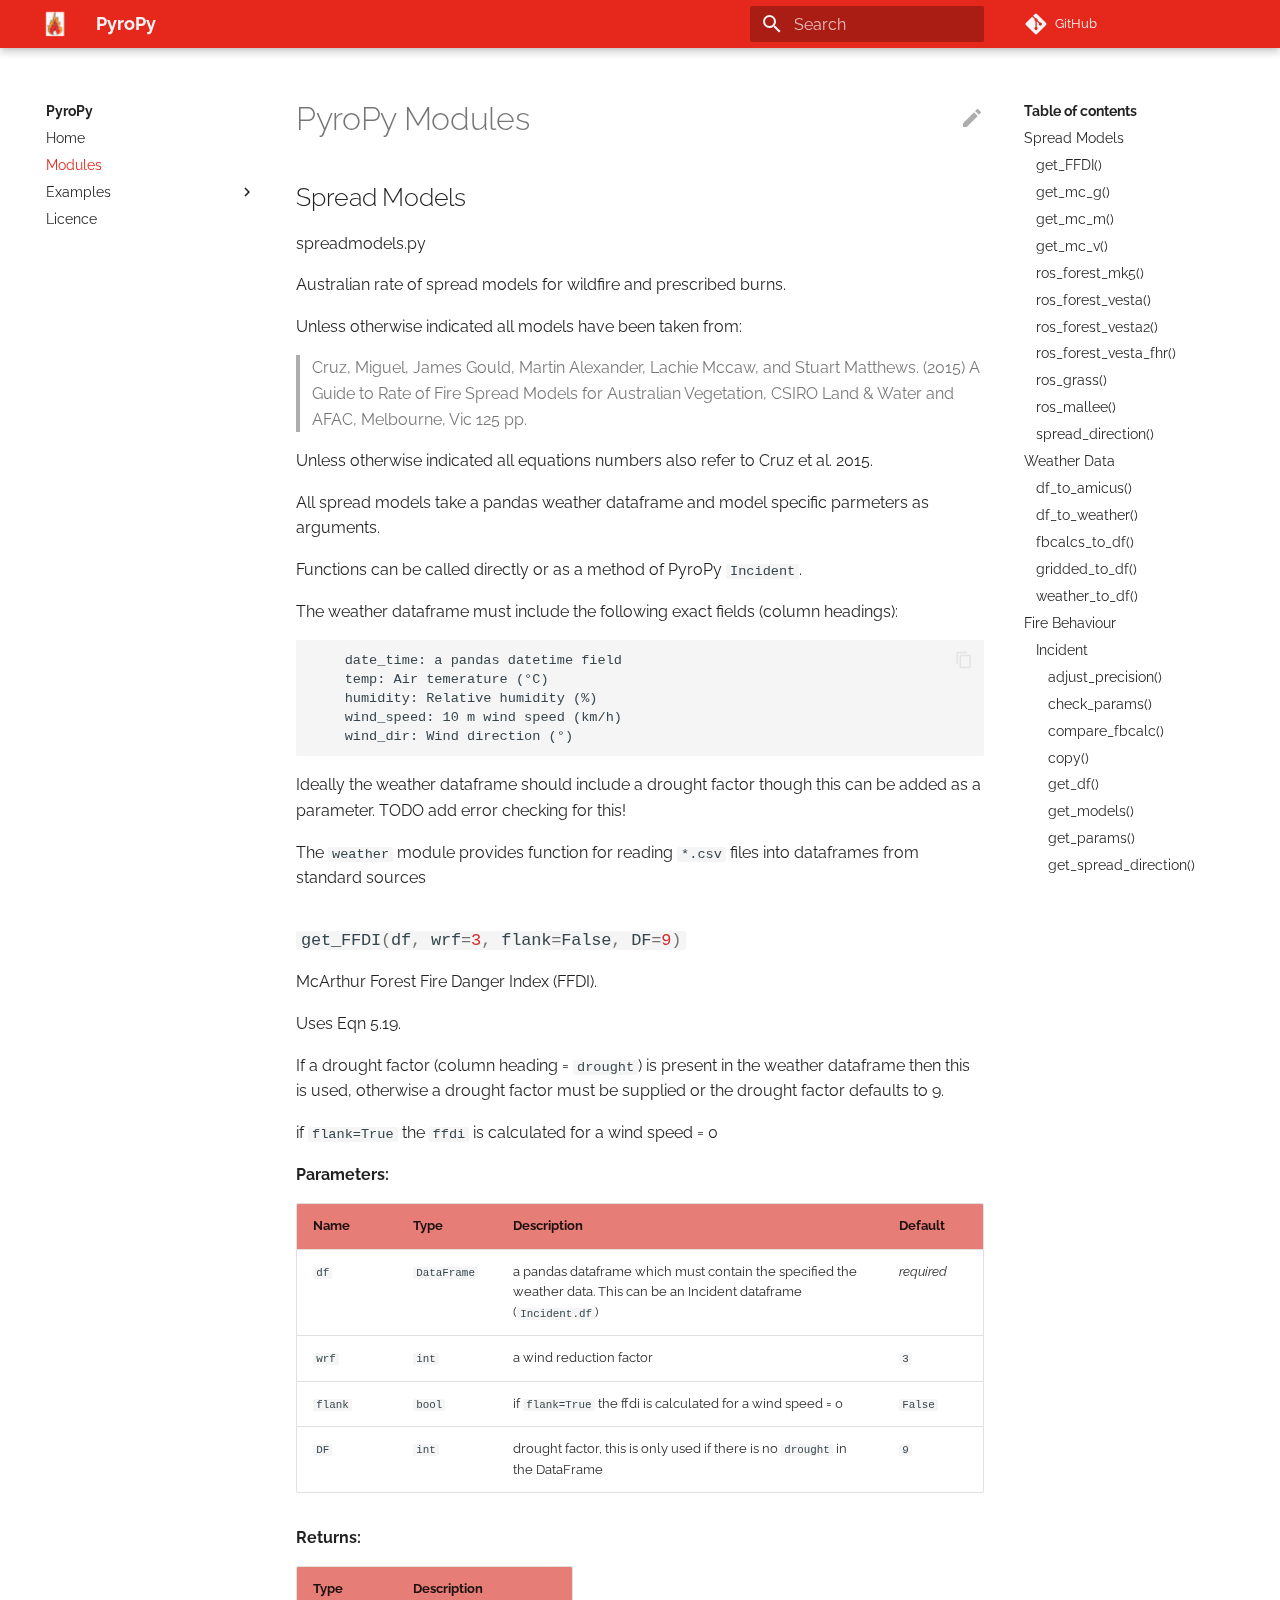
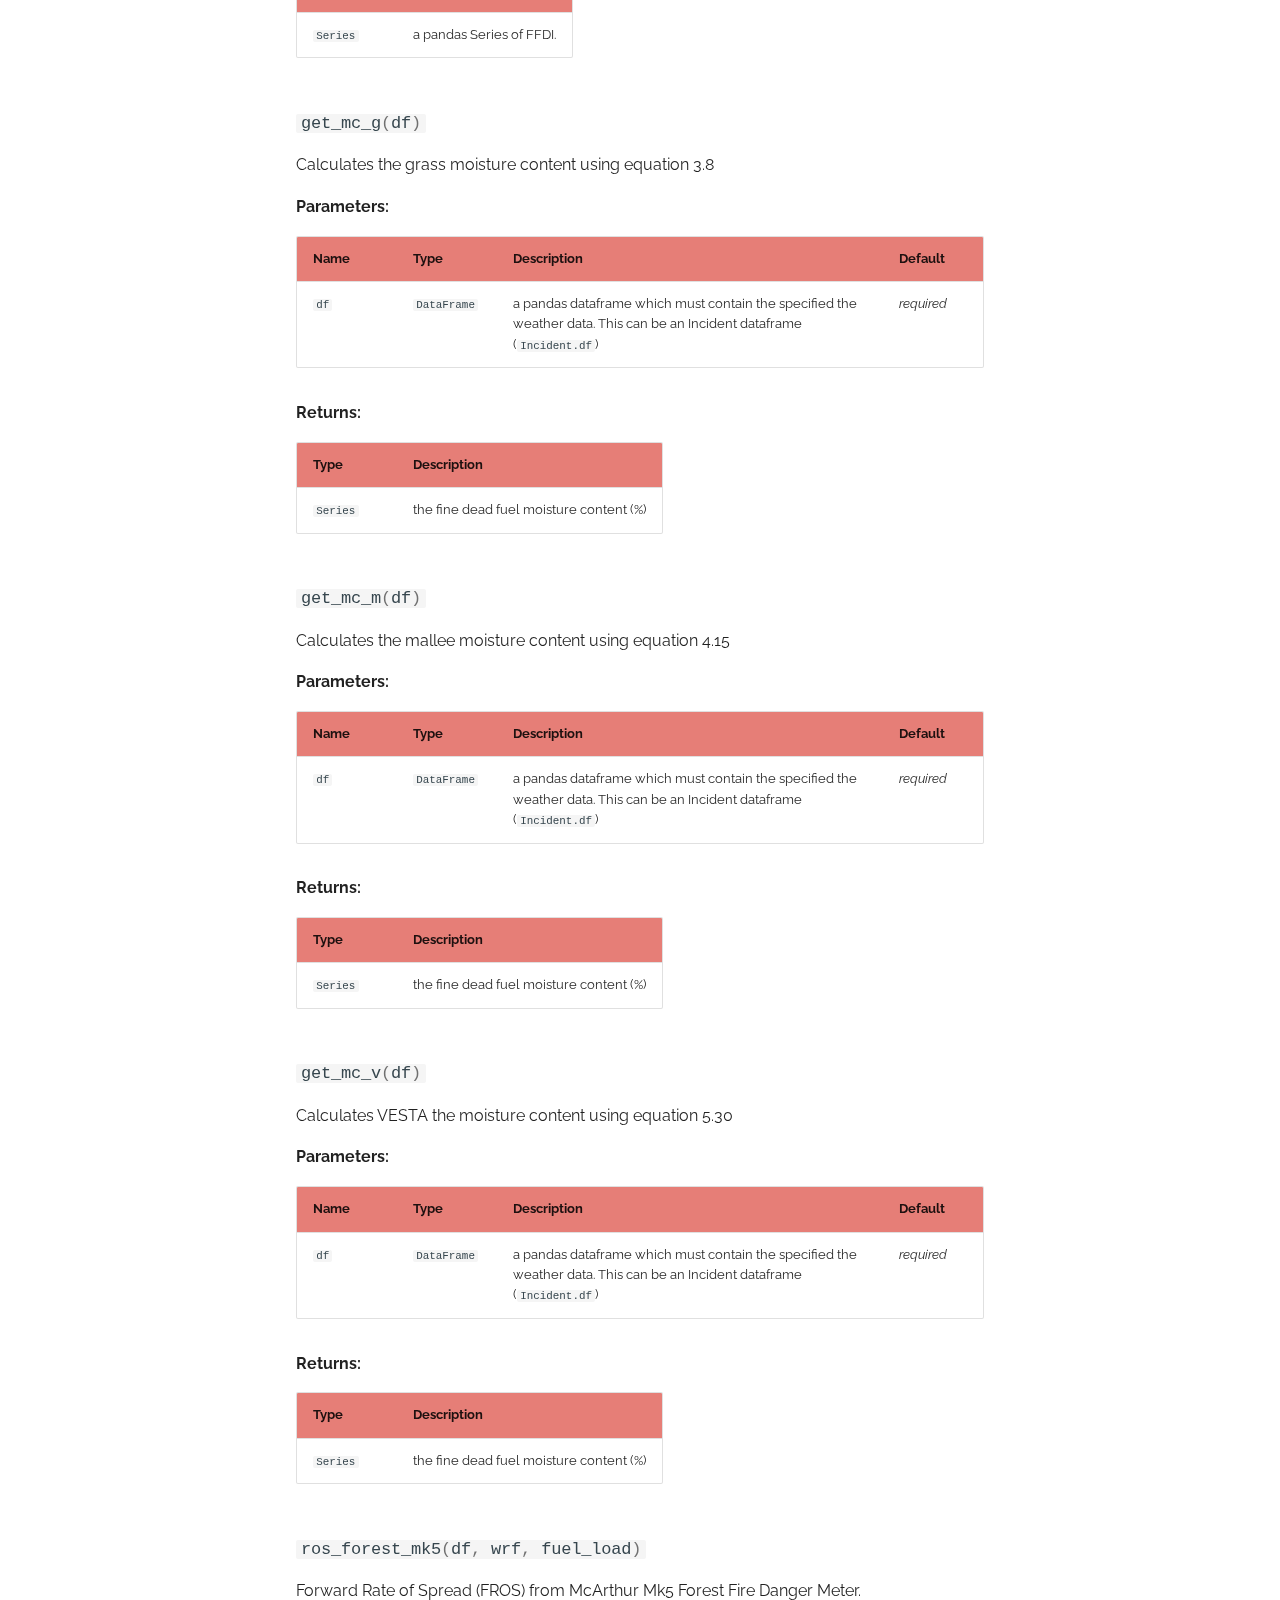
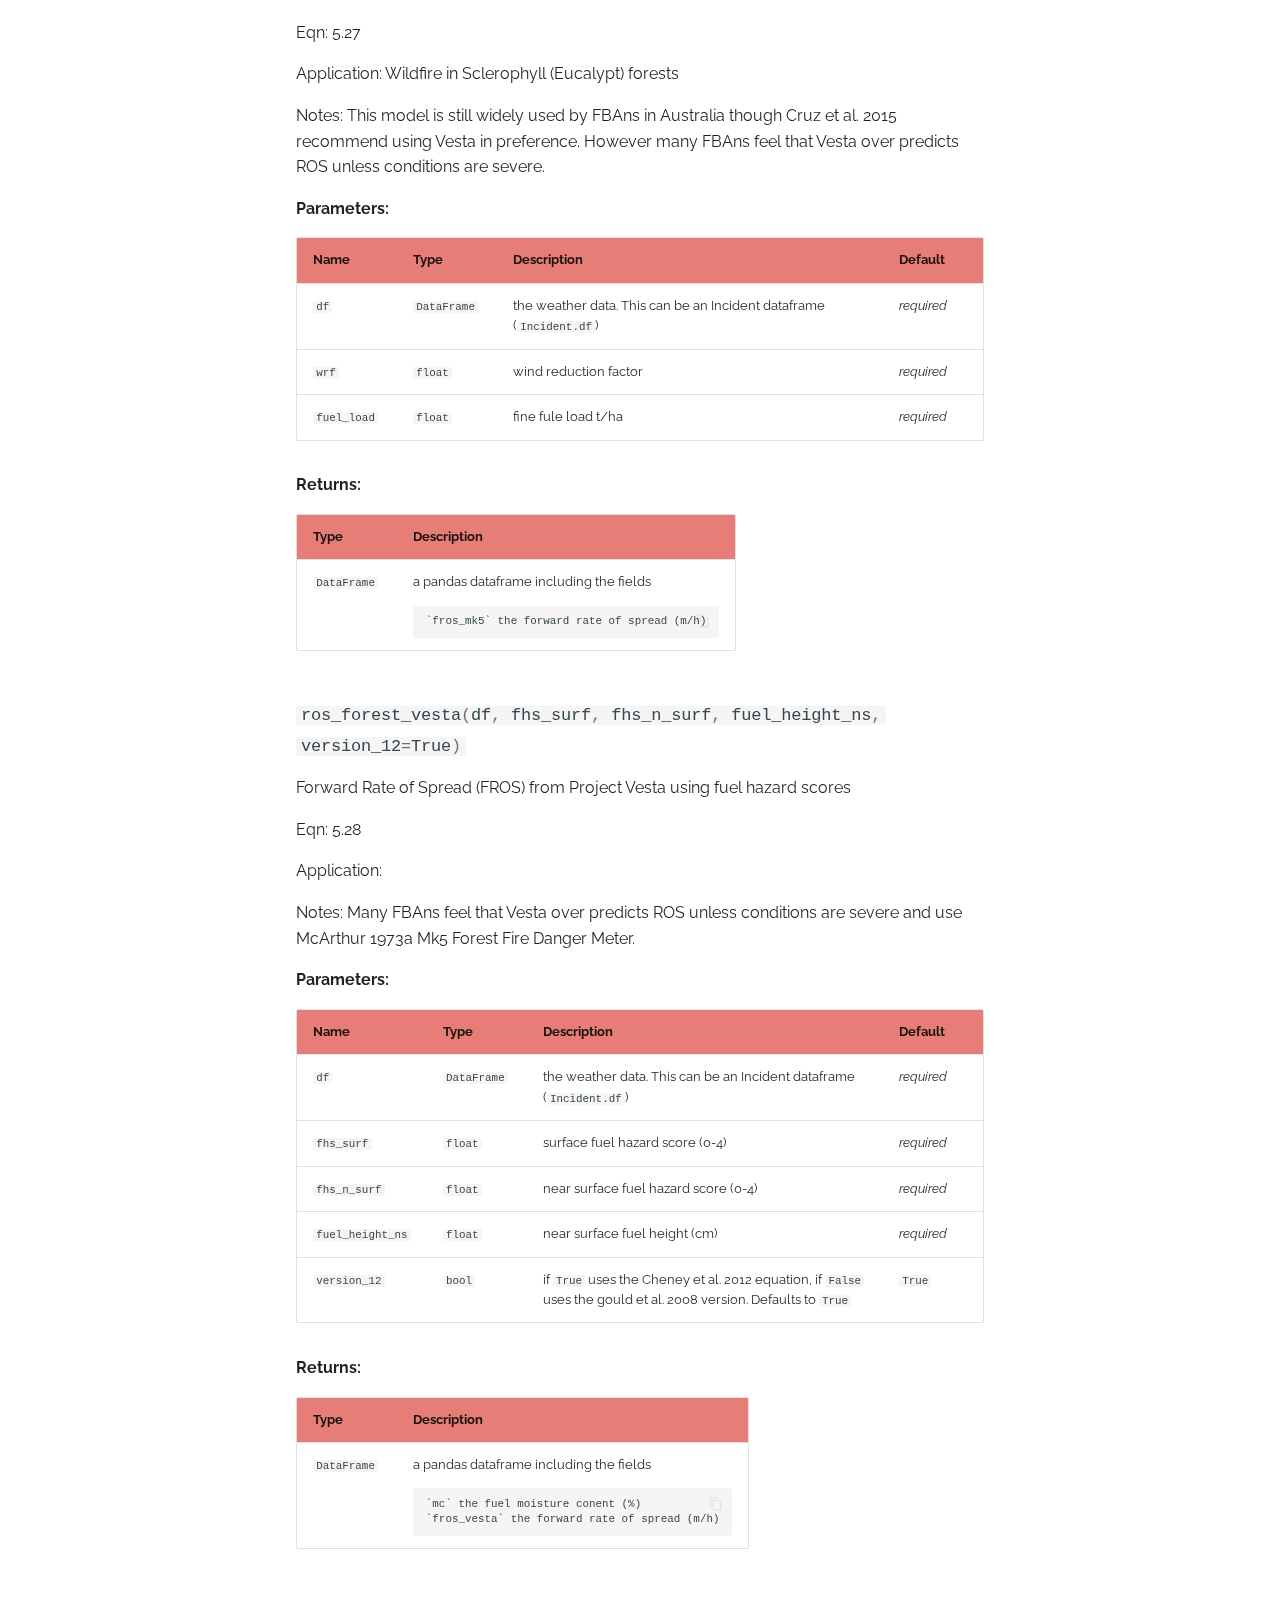
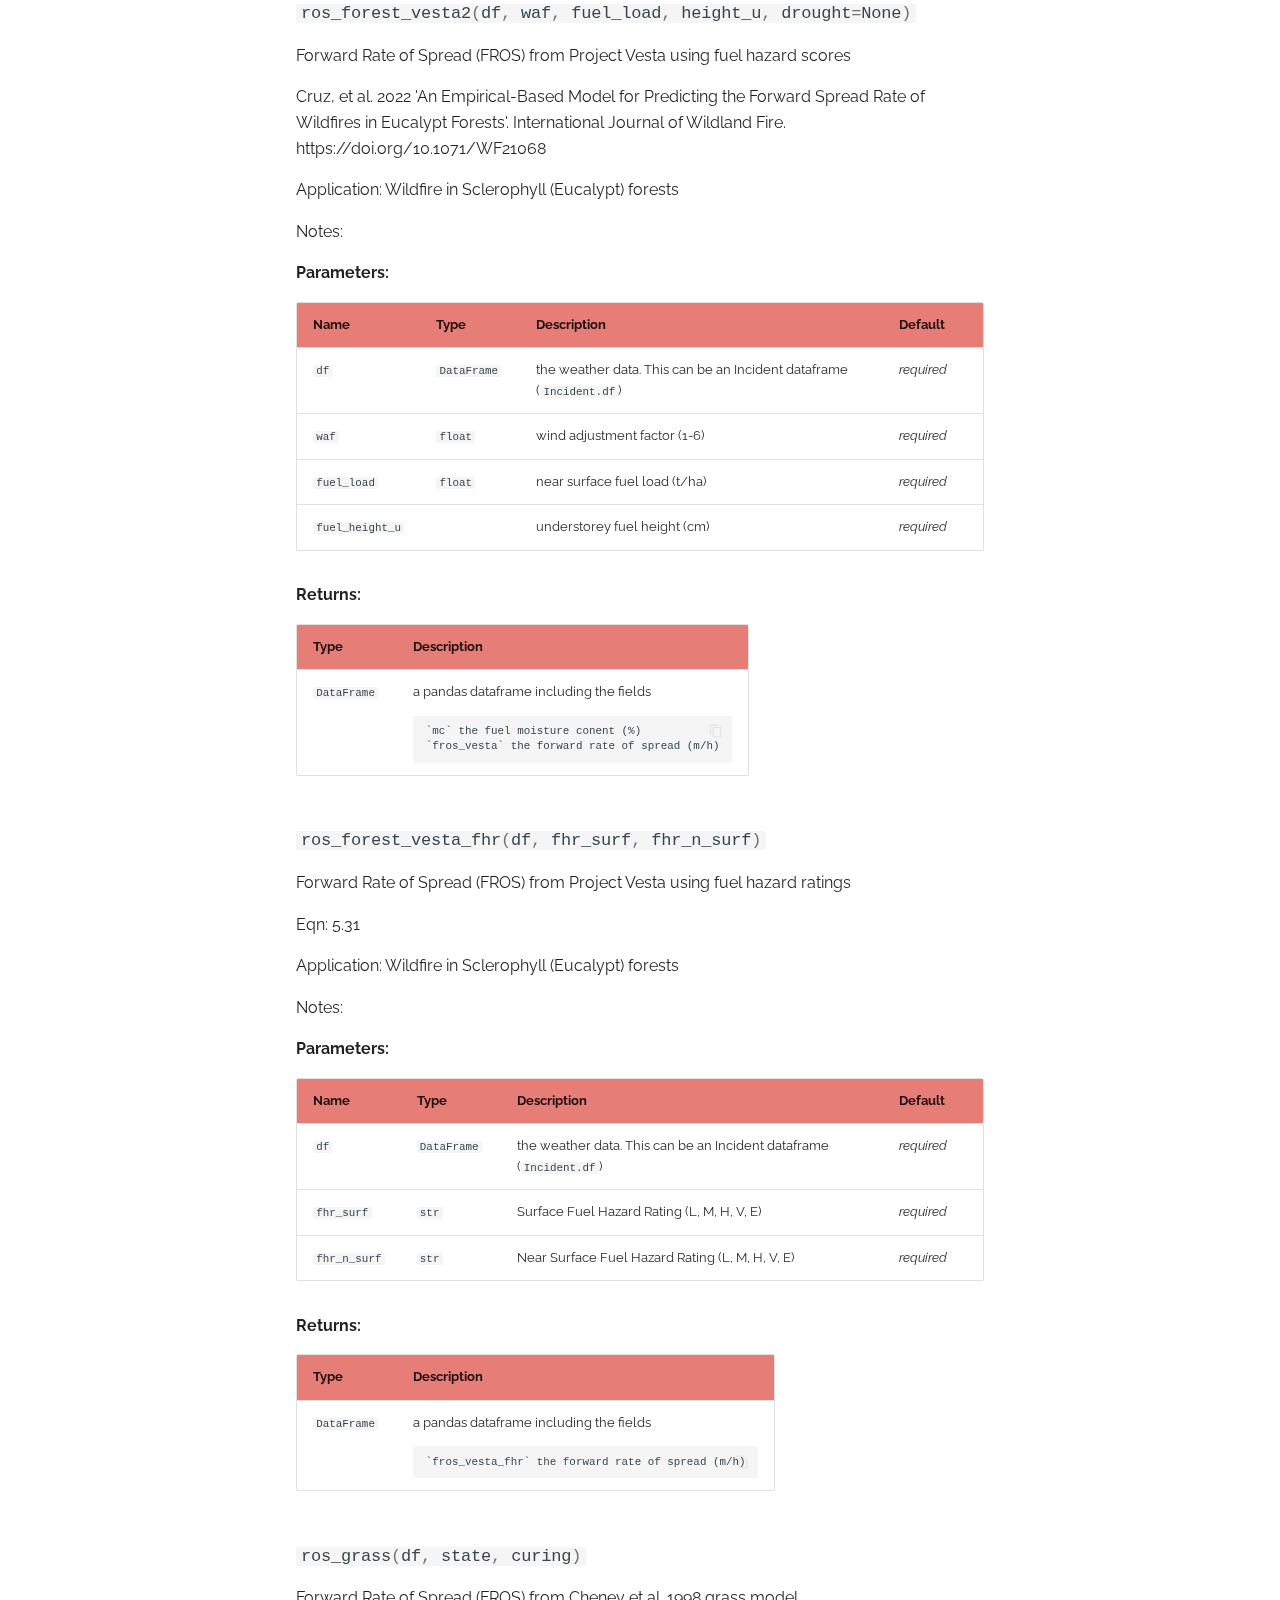
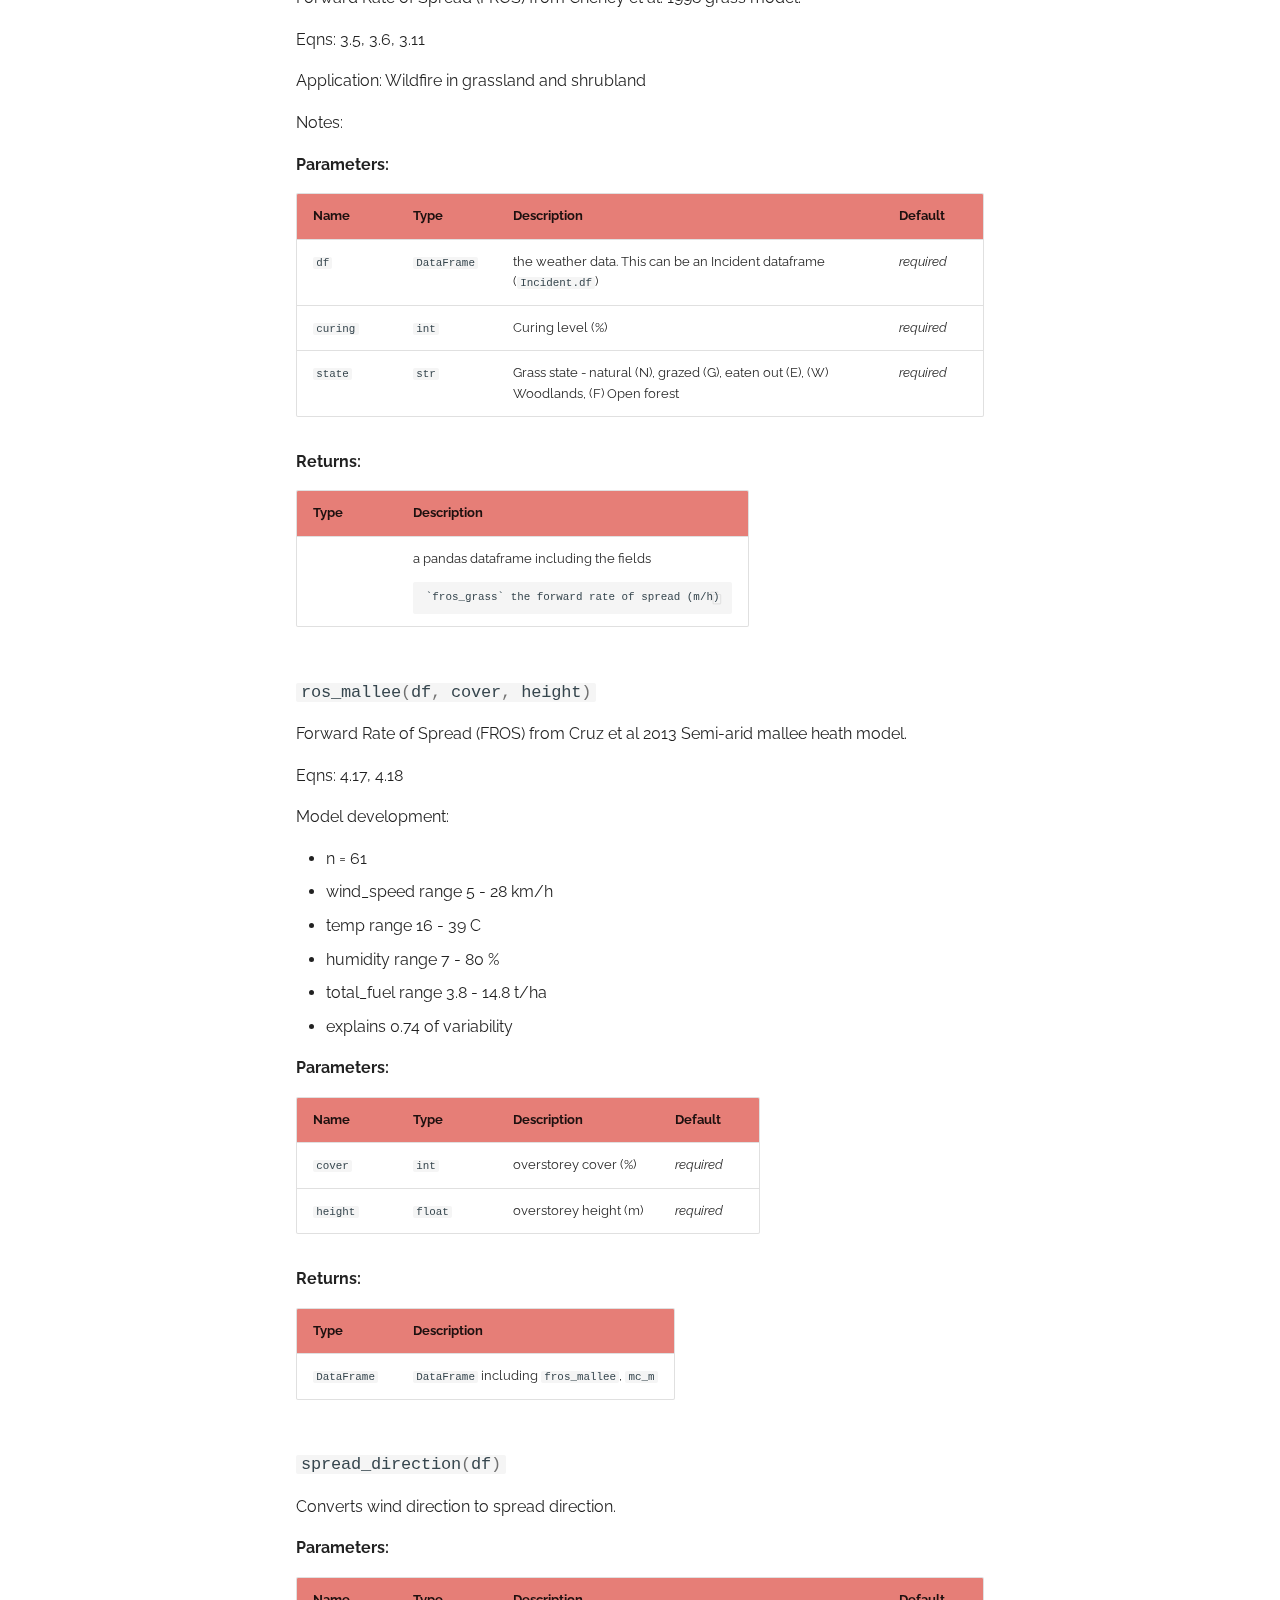
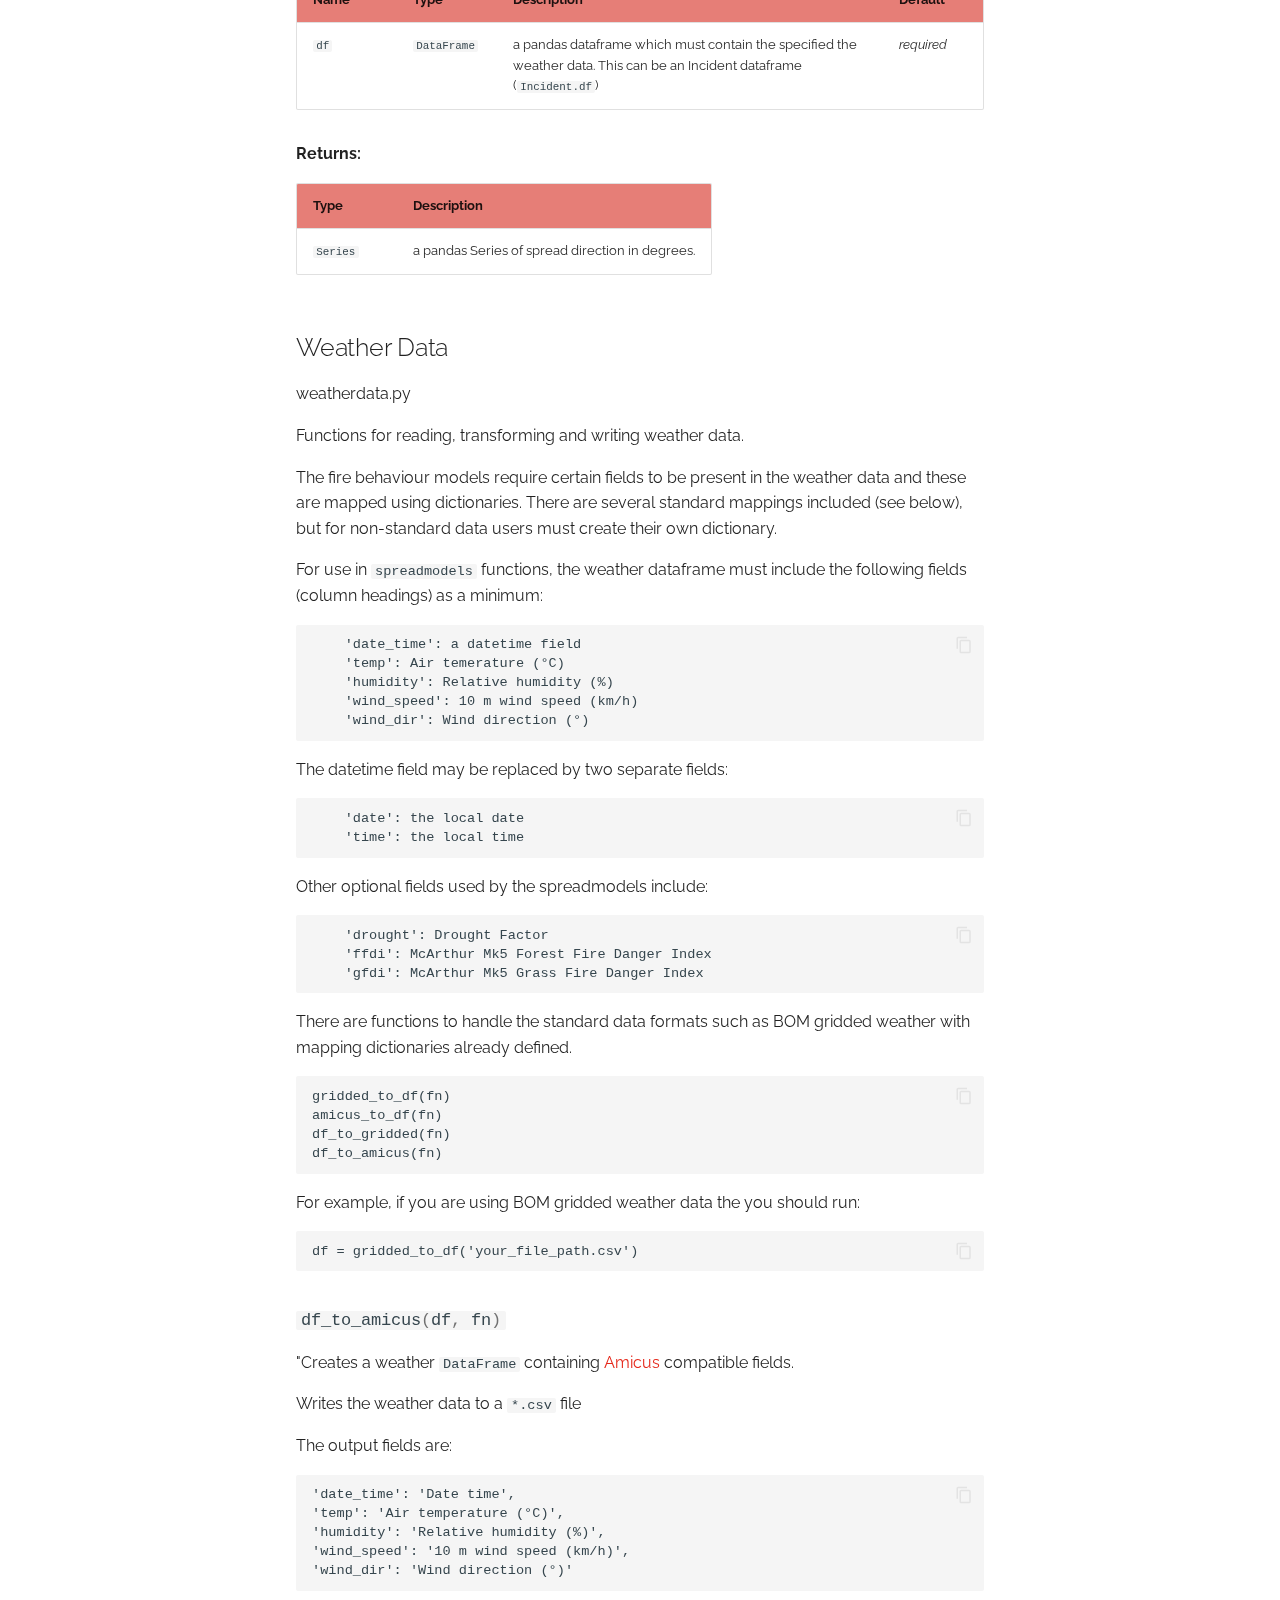
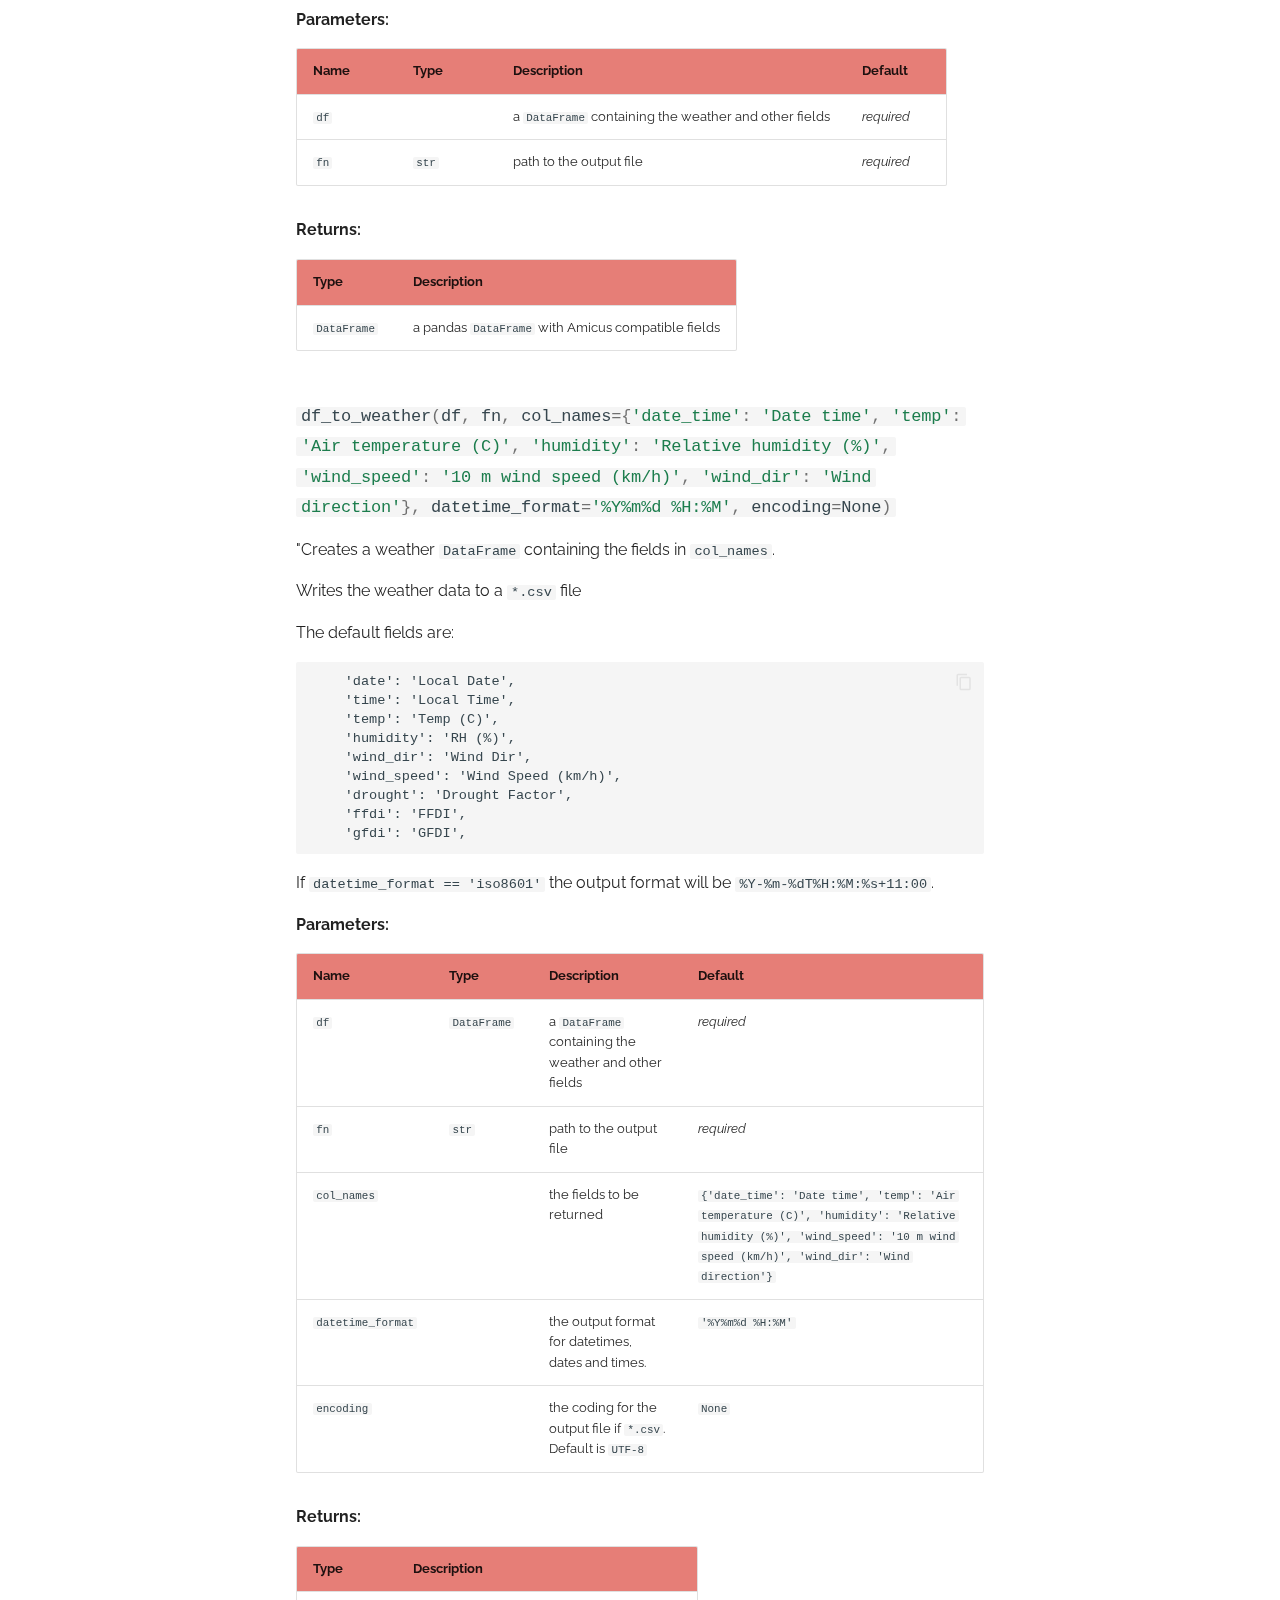
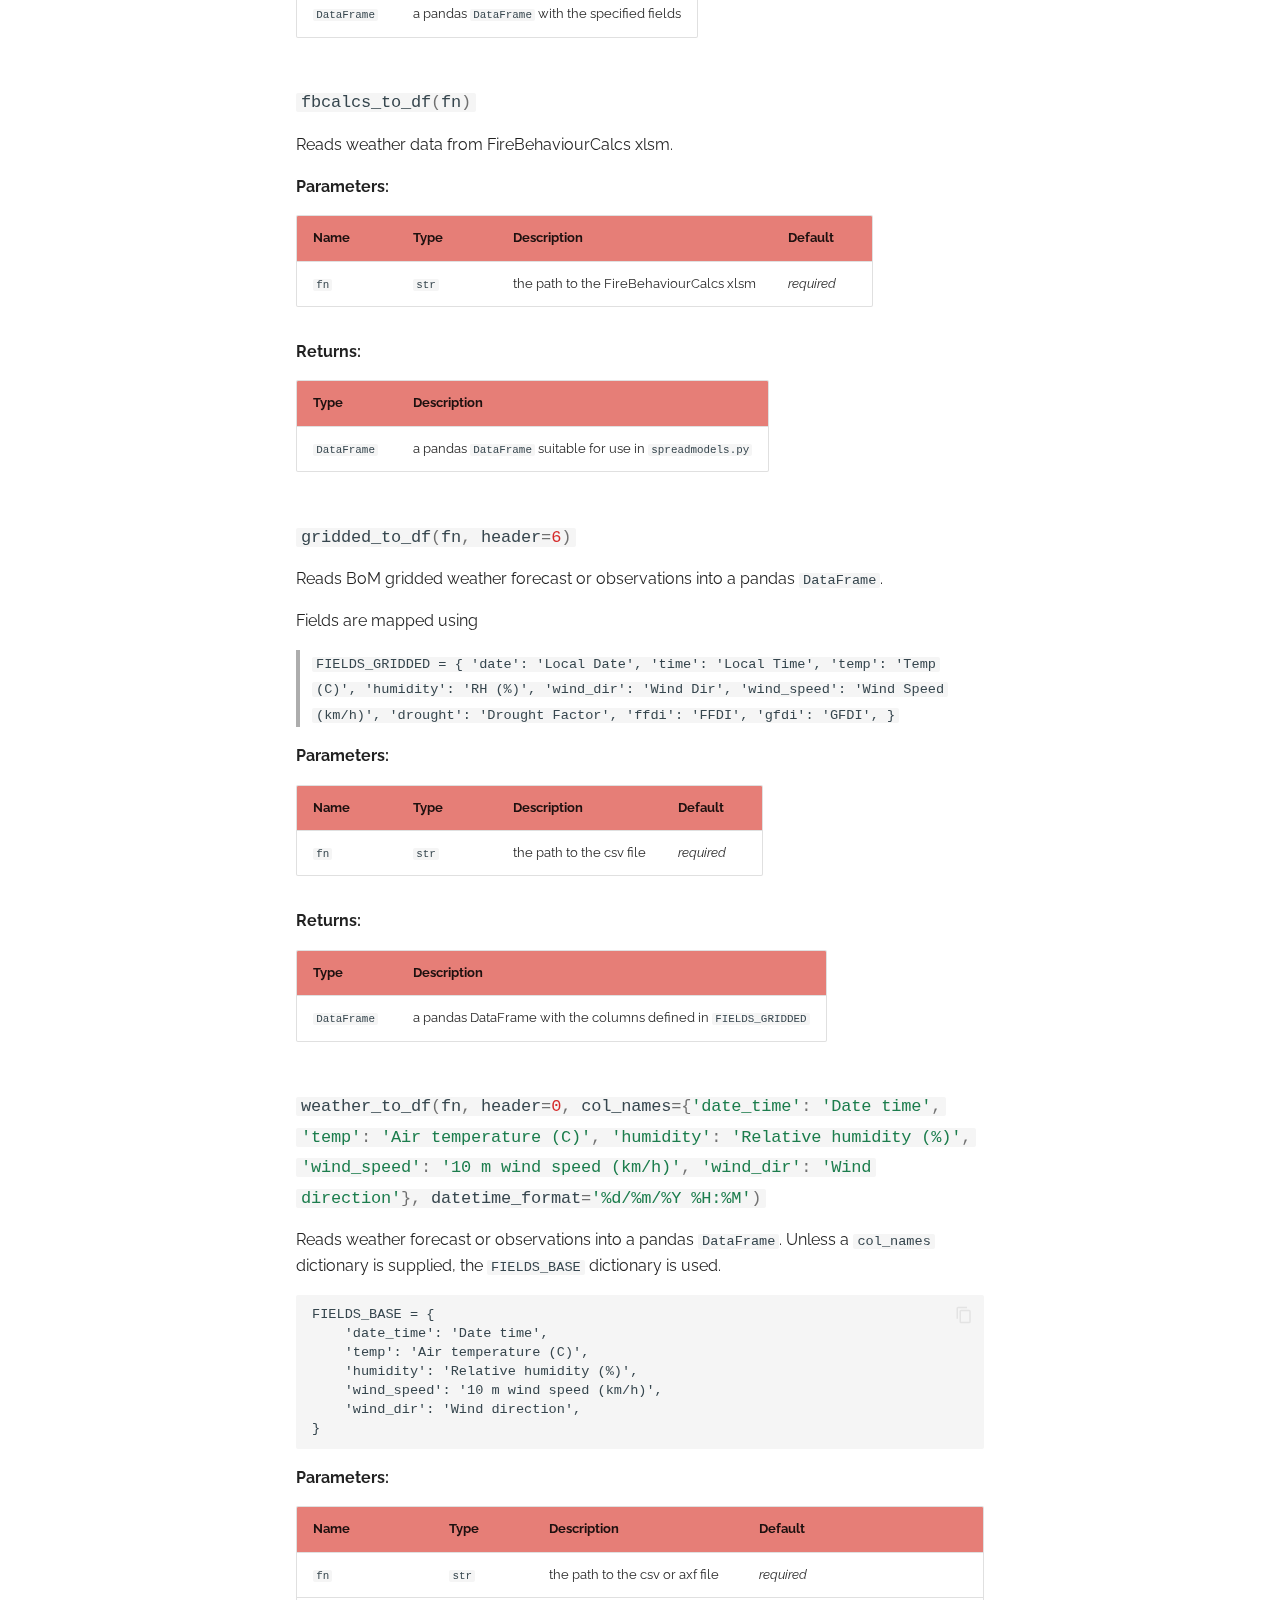
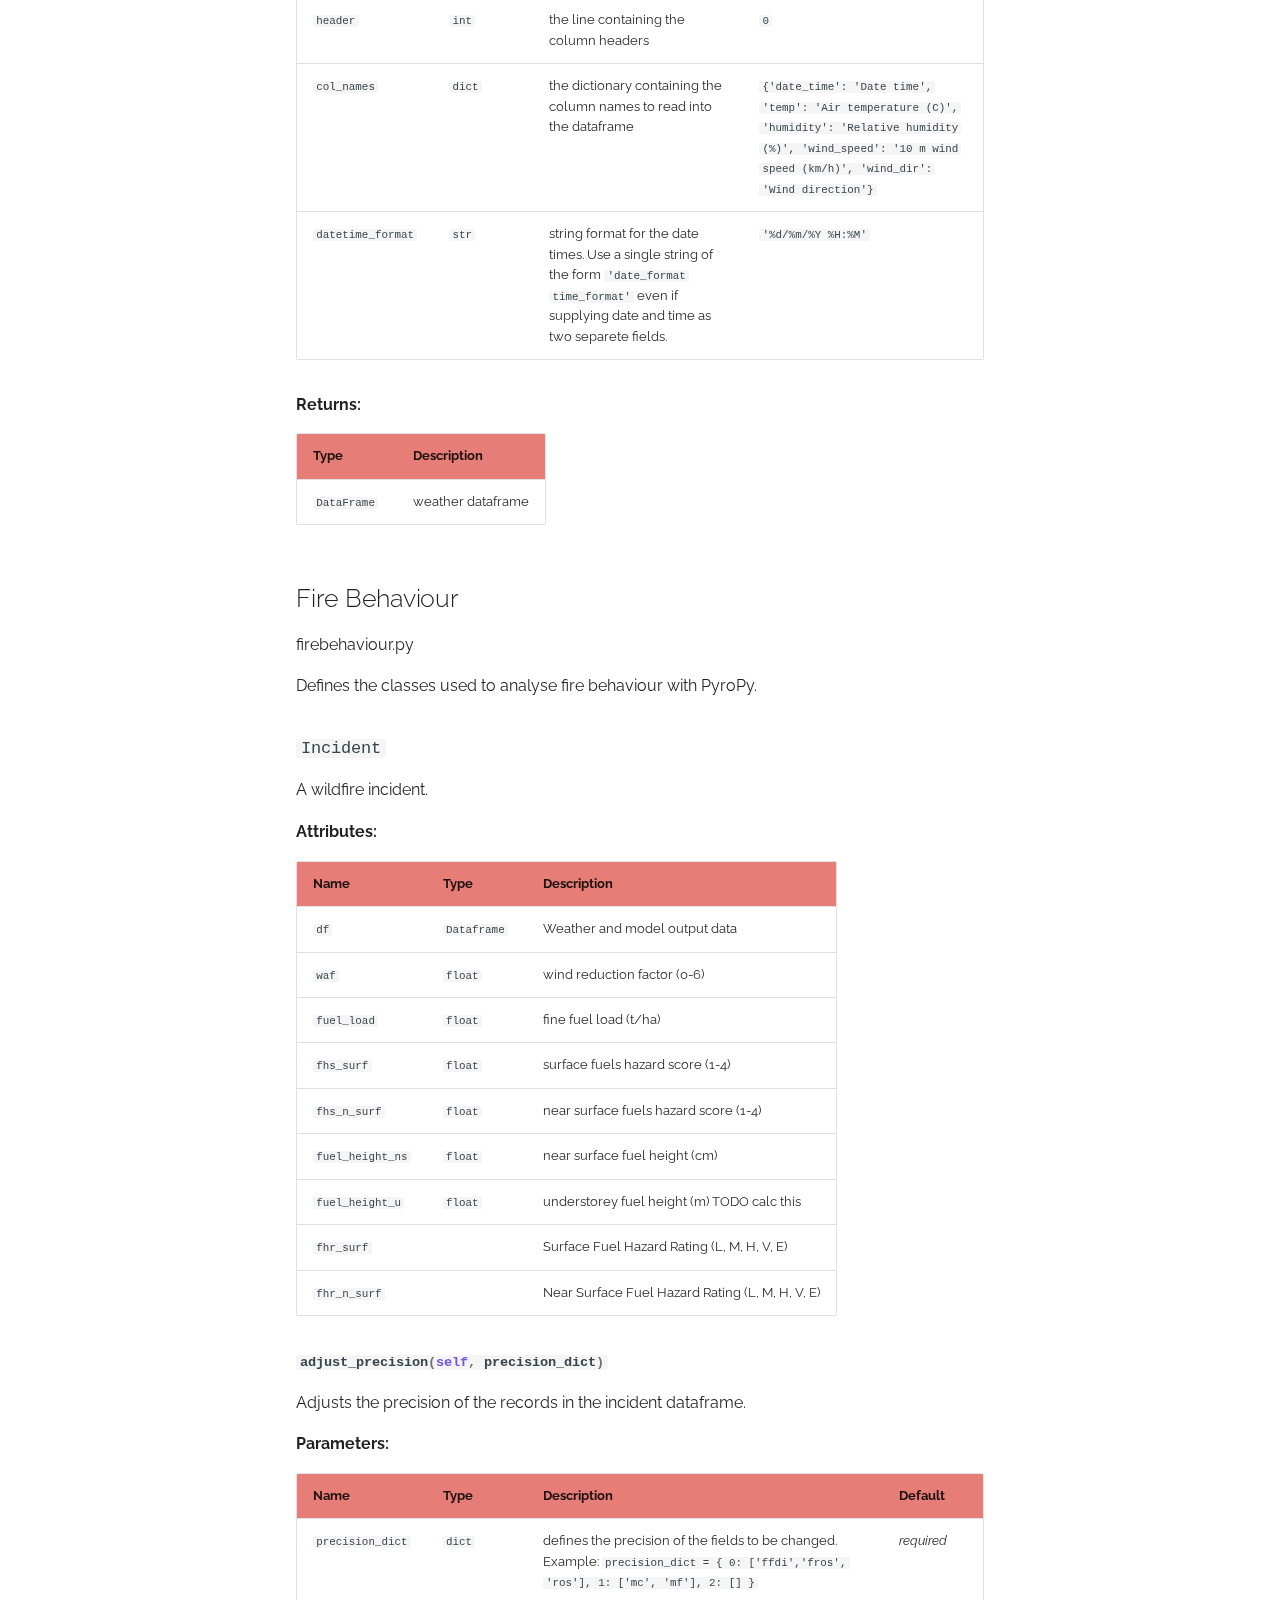
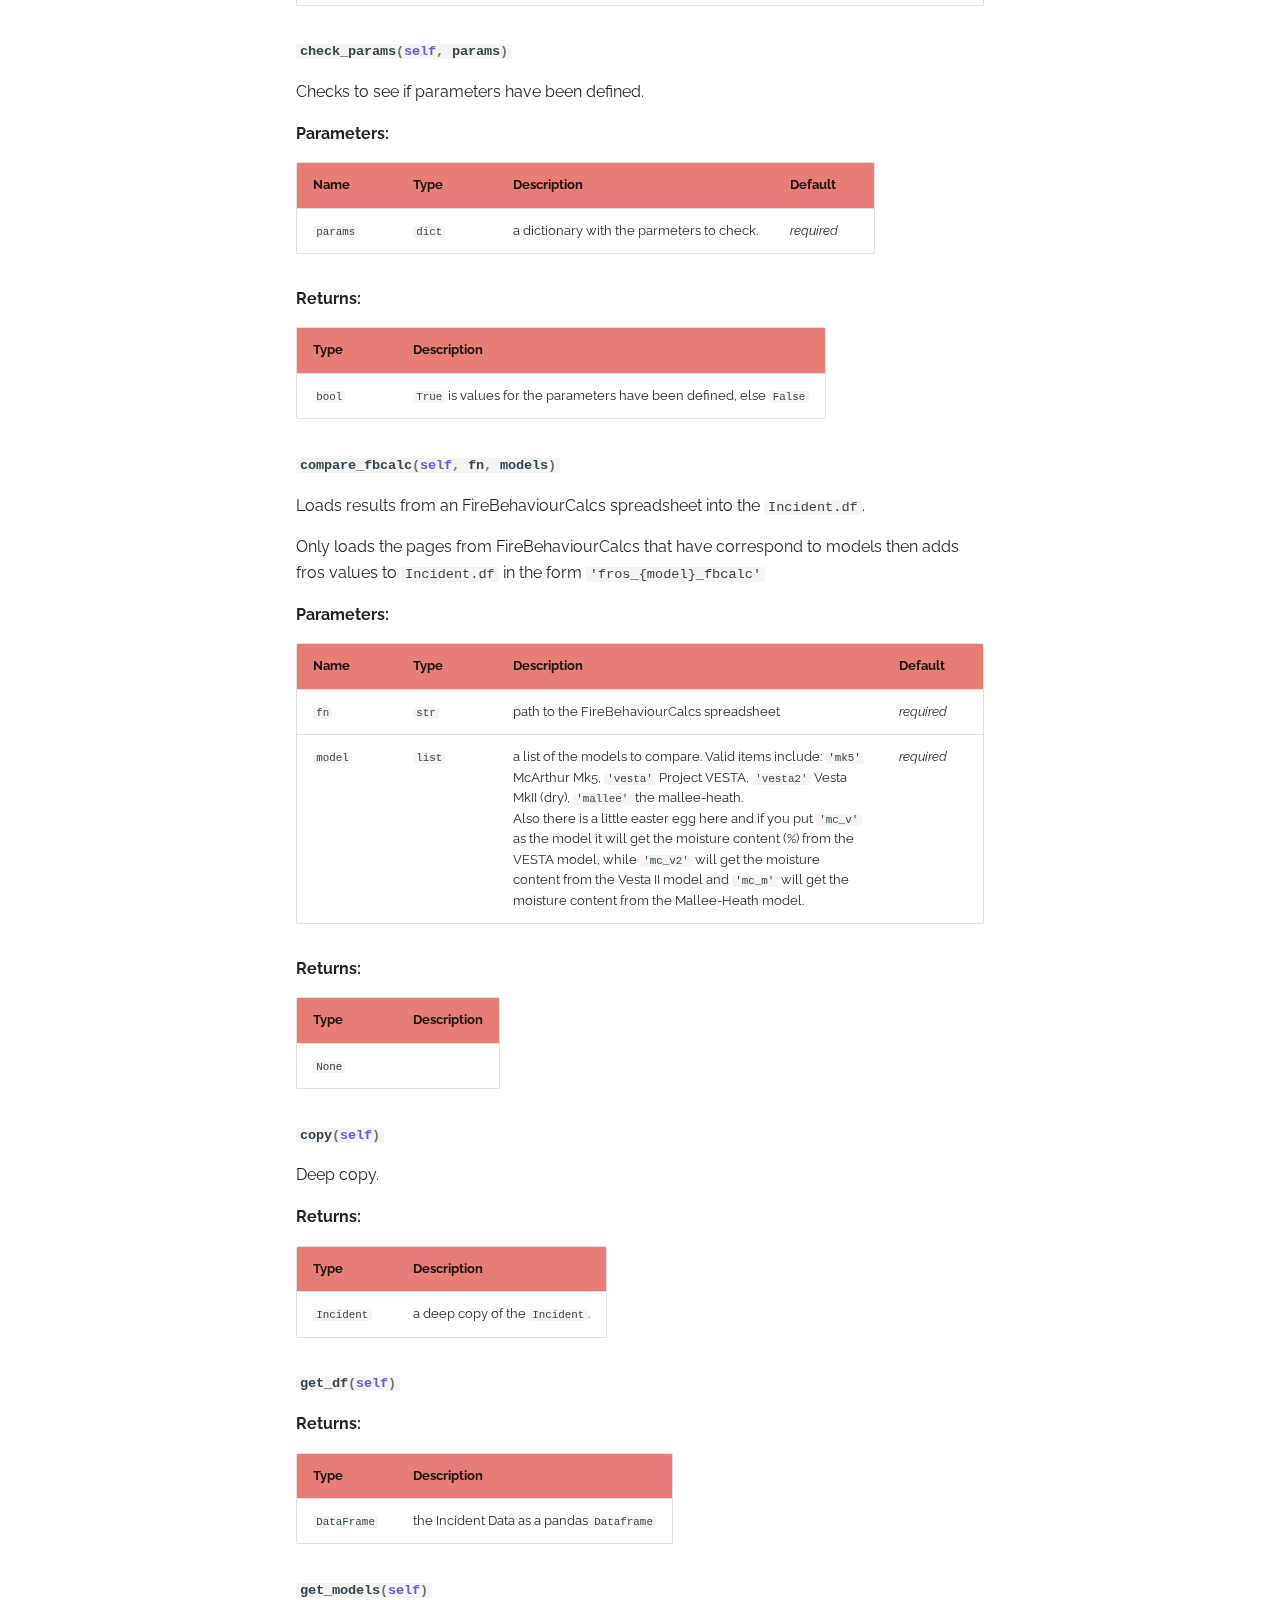
<file: modules/index.html>
<!doctype html>
<html lang="en" class="no-js">
  <head>
    
      <meta charset="utf-8">
      <meta name="viewport" content="width=device-width,initial-scale=1">
      
      
        <meta name="author" content="Geoffysicist">
      
      
        <link rel="canonical" href="http://geoffysicist.github.io/PyroPy/modules/">
      
      <link rel="icon" href="../img/FBA-Aus_red_cropped.png">
      <meta name="generator" content="mkdocs-1.2.3, mkdocs-material-8.1.11">
    
    
      
        <title>Modules - PyroPy</title>
      
    
    
      <link rel="stylesheet" href="../assets/stylesheets/main.50e68009.min.css">
      
        
        <link rel="stylesheet" href="../assets/stylesheets/palette.e6a45f82.min.css">
        
      
    
    
    
      
        
        <link rel="preconnect" href="https://fonts.gstatic.com" crossorigin>
        <link rel="stylesheet" href="https://fonts.googleapis.com/css?family=Raleway:300,400,400i,700%7C&display=fallback">
        <style>:root{--md-text-font:"Raleway";--md-code-font:""}</style>
      
    
    
      <link rel="stylesheet" href="../assets/_mkdocstrings.css">
    
      <link rel="stylesheet" href="../stylesheets/extra.css">
    
    <script>__md_scope=new URL("..",location),__md_get=(e,_=localStorage,t=__md_scope)=>JSON.parse(_.getItem(t.pathname+"."+e)),__md_set=(e,_,t=localStorage,a=__md_scope)=>{try{t.setItem(a.pathname+"."+e,JSON.stringify(_))}catch(e){}}</script>
    
      

    
    
  </head>
  
  
    
    
    
    
    
    <body dir="ltr" data-md-color-scheme="" data-md-color-primary="none" data-md-color-accent="none">
  
    
    
    <input class="md-toggle" data-md-toggle="drawer" type="checkbox" id="__drawer" autocomplete="off">
    <input class="md-toggle" data-md-toggle="search" type="checkbox" id="__search" autocomplete="off">
    <label class="md-overlay" for="__drawer"></label>
    <div data-md-component="skip">
      
        
        <a href="#pyropy-modules" class="md-skip">
          Skip to content
        </a>
      
    </div>
    <div data-md-component="announce">
      
    </div>
    
    
      

<header class="md-header" data-md-component="header">
  <nav class="md-header__inner md-grid" aria-label="Header">
    <a href=".." title="PyroPy" class="md-header__button md-logo" aria-label="PyroPy" data-md-component="logo">
      
  <img src="../img/FBA-Aus_red_cropped.png" alt="logo">

    </a>
    <label class="md-header__button md-icon" for="__drawer">
      <svg xmlns="http://www.w3.org/2000/svg" viewBox="0 0 24 24"><path d="M3 6h18v2H3V6m0 5h18v2H3v-2m0 5h18v2H3v-2z"/></svg>
    </label>
    <div class="md-header__title" data-md-component="header-title">
      <div class="md-header__ellipsis">
        <div class="md-header__topic">
          <span class="md-ellipsis">
            PyroPy
          </span>
        </div>
        <div class="md-header__topic" data-md-component="header-topic">
          <span class="md-ellipsis">
            
              Modules
            
          </span>
        </div>
      </div>
    </div>
    
    
    
      <label class="md-header__button md-icon" for="__search">
        <svg xmlns="http://www.w3.org/2000/svg" viewBox="0 0 24 24"><path d="M9.5 3A6.5 6.5 0 0 1 16 9.5c0 1.61-.59 3.09-1.56 4.23l.27.27h.79l5 5-1.5 1.5-5-5v-.79l-.27-.27A6.516 6.516 0 0 1 9.5 16 6.5 6.5 0 0 1 3 9.5 6.5 6.5 0 0 1 9.5 3m0 2C7 5 5 7 5 9.5S7 14 9.5 14 14 12 14 9.5 12 5 9.5 5z"/></svg>
      </label>
      <div class="md-search" data-md-component="search" role="dialog">
  <label class="md-search__overlay" for="__search"></label>
  <div class="md-search__inner" role="search">
    <form class="md-search__form" name="search">
      <input type="text" class="md-search__input" name="query" aria-label="Search" placeholder="Search" autocapitalize="off" autocorrect="off" autocomplete="off" spellcheck="false" data-md-component="search-query" required>
      <label class="md-search__icon md-icon" for="__search">
        <svg xmlns="http://www.w3.org/2000/svg" viewBox="0 0 24 24"><path d="M9.5 3A6.5 6.5 0 0 1 16 9.5c0 1.61-.59 3.09-1.56 4.23l.27.27h.79l5 5-1.5 1.5-5-5v-.79l-.27-.27A6.516 6.516 0 0 1 9.5 16 6.5 6.5 0 0 1 3 9.5 6.5 6.5 0 0 1 9.5 3m0 2C7 5 5 7 5 9.5S7 14 9.5 14 14 12 14 9.5 12 5 9.5 5z"/></svg>
        <svg xmlns="http://www.w3.org/2000/svg" viewBox="0 0 24 24"><path d="M20 11v2H8l5.5 5.5-1.42 1.42L4.16 12l7.92-7.92L13.5 5.5 8 11h12z"/></svg>
      </label>
      <nav class="md-search__options" aria-label="Search">
        
        <button type="reset" class="md-search__icon md-icon" aria-label="Clear" tabindex="-1">
          <svg xmlns="http://www.w3.org/2000/svg" viewBox="0 0 24 24"><path d="M19 6.41 17.59 5 12 10.59 6.41 5 5 6.41 10.59 12 5 17.59 6.41 19 12 13.41 17.59 19 19 17.59 13.41 12 19 6.41z"/></svg>
        </button>
      </nav>
      
    </form>
    <div class="md-search__output">
      <div class="md-search__scrollwrap" data-md-scrollfix>
        <div class="md-search-result" data-md-component="search-result">
          <div class="md-search-result__meta">
            Initializing search
          </div>
          <ol class="md-search-result__list"></ol>
        </div>
      </div>
    </div>
  </div>
</div>
    
    
      <div class="md-header__source">
        <a href="https://github.com/Geoffysicist/PyroPy/" title="Go to repository" class="md-source" data-md-component="source">
  <div class="md-source__icon md-icon">
    
    <svg xmlns="http://www.w3.org/2000/svg" viewBox="0 0 448 512"><!--! Font Awesome Free 6.0.0 by @fontawesome - https://fontawesome.com License - https://fontawesome.com/license/free (Icons: CC BY 4.0, Fonts: SIL OFL 1.1, Code: MIT License) Copyright 2022 Fonticons, Inc.--><path d="M439.55 236.05 244 40.45a28.87 28.87 0 0 0-40.81 0l-40.66 40.63 51.52 51.52c27.06-9.14 52.68 16.77 43.39 43.68l49.66 49.66c34.23-11.8 61.18 31 35.47 56.69-26.49 26.49-70.21-2.87-56-37.34L240.22 199v121.85c25.3 12.54 22.26 41.85 9.08 55a34.34 34.34 0 0 1-48.55 0c-17.57-17.6-11.07-46.91 11.25-56v-123c-20.8-8.51-24.6-30.74-18.64-45L142.57 101 8.45 235.14a28.86 28.86 0 0 0 0 40.81l195.61 195.6a28.86 28.86 0 0 0 40.8 0l194.69-194.69a28.86 28.86 0 0 0 0-40.81z"/></svg>
  </div>
  <div class="md-source__repository">
    GitHub
  </div>
</a>
      </div>
    
  </nav>
  
</header>
    
    <div class="md-container" data-md-component="container">
      
      
        
          
        
      
      <main class="md-main" data-md-component="main">
        <div class="md-main__inner md-grid">
          
            
              
              <div class="md-sidebar md-sidebar--primary" data-md-component="sidebar" data-md-type="navigation" >
                <div class="md-sidebar__scrollwrap">
                  <div class="md-sidebar__inner">
                    


<nav class="md-nav md-nav--primary" aria-label="Navigation" data-md-level="0">
  <label class="md-nav__title" for="__drawer">
    <a href=".." title="PyroPy" class="md-nav__button md-logo" aria-label="PyroPy" data-md-component="logo">
      
  <img src="../img/FBA-Aus_red_cropped.png" alt="logo">

    </a>
    PyroPy
  </label>
  
    <div class="md-nav__source">
      <a href="https://github.com/Geoffysicist/PyroPy/" title="Go to repository" class="md-source" data-md-component="source">
  <div class="md-source__icon md-icon">
    
    <svg xmlns="http://www.w3.org/2000/svg" viewBox="0 0 448 512"><!--! Font Awesome Free 6.0.0 by @fontawesome - https://fontawesome.com License - https://fontawesome.com/license/free (Icons: CC BY 4.0, Fonts: SIL OFL 1.1, Code: MIT License) Copyright 2022 Fonticons, Inc.--><path d="M439.55 236.05 244 40.45a28.87 28.87 0 0 0-40.81 0l-40.66 40.63 51.52 51.52c27.06-9.14 52.68 16.77 43.39 43.68l49.66 49.66c34.23-11.8 61.18 31 35.47 56.69-26.49 26.49-70.21-2.87-56-37.34L240.22 199v121.85c25.3 12.54 22.26 41.85 9.08 55a34.34 34.34 0 0 1-48.55 0c-17.57-17.6-11.07-46.91 11.25-56v-123c-20.8-8.51-24.6-30.74-18.64-45L142.57 101 8.45 235.14a28.86 28.86 0 0 0 0 40.81l195.61 195.6a28.86 28.86 0 0 0 40.8 0l194.69-194.69a28.86 28.86 0 0 0 0-40.81z"/></svg>
  </div>
  <div class="md-source__repository">
    GitHub
  </div>
</a>
    </div>
  
  <ul class="md-nav__list" data-md-scrollfix>
    
      
      
      

  
  
  
    <li class="md-nav__item">
      <a href=".." class="md-nav__link">
        Home
      </a>
    </li>
  

    
      
      
      

  
  
    
  
  
    <li class="md-nav__item md-nav__item--active">
      
      <input class="md-nav__toggle md-toggle" data-md-toggle="toc" type="checkbox" id="__toc">
      
      
        
      
      
        <label class="md-nav__link md-nav__link--active" for="__toc">
          Modules
          <span class="md-nav__icon md-icon"></span>
        </label>
      
      <a href="./" class="md-nav__link md-nav__link--active">
        Modules
      </a>
      
        

<nav class="md-nav md-nav--secondary" aria-label="Table of contents">
  
  
  
    
  
  
    <label class="md-nav__title" for="__toc">
      <span class="md-nav__icon md-icon"></span>
      Table of contents
    </label>
    <ul class="md-nav__list" data-md-component="toc" data-md-scrollfix>
      
        <li class="md-nav__item">
  <a href="#spread-models" class="md-nav__link">
    Spread Models
  </a>
  
    <nav class="md-nav" aria-label="Spread Models">
      <ul class="md-nav__list">
        
          <li class="md-nav__item">
  <a href="#pyropy.spreadmodels.get_FFDI" class="md-nav__link">
    get_FFDI()
  </a>
  
</li>
        
          <li class="md-nav__item">
  <a href="#pyropy.spreadmodels.get_mc_g" class="md-nav__link">
    get_mc_g()
  </a>
  
</li>
        
          <li class="md-nav__item">
  <a href="#pyropy.spreadmodels.get_mc_m" class="md-nav__link">
    get_mc_m()
  </a>
  
</li>
        
          <li class="md-nav__item">
  <a href="#pyropy.spreadmodels.get_mc_v" class="md-nav__link">
    get_mc_v()
  </a>
  
</li>
        
          <li class="md-nav__item">
  <a href="#pyropy.spreadmodels.ros_forest_mk5" class="md-nav__link">
    ros_forest_mk5()
  </a>
  
</li>
        
          <li class="md-nav__item">
  <a href="#pyropy.spreadmodels.ros_forest_vesta" class="md-nav__link">
    ros_forest_vesta()
  </a>
  
</li>
        
          <li class="md-nav__item">
  <a href="#pyropy.spreadmodels.ros_forest_vesta2" class="md-nav__link">
    ros_forest_vesta2()
  </a>
  
</li>
        
          <li class="md-nav__item">
  <a href="#pyropy.spreadmodels.ros_forest_vesta_fhr" class="md-nav__link">
    ros_forest_vesta_fhr()
  </a>
  
</li>
        
          <li class="md-nav__item">
  <a href="#pyropy.spreadmodels.ros_grass" class="md-nav__link">
    ros_grass()
  </a>
  
</li>
        
          <li class="md-nav__item">
  <a href="#pyropy.spreadmodels.ros_mallee" class="md-nav__link">
    ros_mallee()
  </a>
  
</li>
        
          <li class="md-nav__item">
  <a href="#pyropy.spreadmodels.spread_direction" class="md-nav__link">
    spread_direction()
  </a>
  
</li>
        
      </ul>
    </nav>
  
</li>
      
        <li class="md-nav__item">
  <a href="#weather-data" class="md-nav__link">
    Weather Data
  </a>
  
    <nav class="md-nav" aria-label="Weather Data">
      <ul class="md-nav__list">
        
          <li class="md-nav__item">
  <a href="#pyropy.weatherdata.df_to_amicus" class="md-nav__link">
    df_to_amicus()
  </a>
  
</li>
        
          <li class="md-nav__item">
  <a href="#pyropy.weatherdata.df_to_weather" class="md-nav__link">
    df_to_weather()
  </a>
  
</li>
        
          <li class="md-nav__item">
  <a href="#pyropy.weatherdata.fbcalcs_to_df" class="md-nav__link">
    fbcalcs_to_df()
  </a>
  
</li>
        
          <li class="md-nav__item">
  <a href="#pyropy.weatherdata.gridded_to_df" class="md-nav__link">
    gridded_to_df()
  </a>
  
</li>
        
          <li class="md-nav__item">
  <a href="#pyropy.weatherdata.weather_to_df" class="md-nav__link">
    weather_to_df()
  </a>
  
</li>
        
      </ul>
    </nav>
  
</li>
      
        <li class="md-nav__item">
  <a href="#fire-behaviour" class="md-nav__link">
    Fire Behaviour
  </a>
  
    <nav class="md-nav" aria-label="Fire Behaviour">
      <ul class="md-nav__list">
        
          <li class="md-nav__item">
  <a href="#pyropy.firebehaviour.Incident" class="md-nav__link">
    Incident
  </a>
  
    <nav class="md-nav" aria-label="Incident">
      <ul class="md-nav__list">
        
          <li class="md-nav__item">
  <a href="#pyropy.firebehaviour.Incident.adjust_precision" class="md-nav__link">
    adjust_precision()
  </a>
  
</li>
        
          <li class="md-nav__item">
  <a href="#pyropy.firebehaviour.Incident.check_params" class="md-nav__link">
    check_params()
  </a>
  
</li>
        
          <li class="md-nav__item">
  <a href="#pyropy.firebehaviour.Incident.compare_fbcalc" class="md-nav__link">
    compare_fbcalc()
  </a>
  
</li>
        
          <li class="md-nav__item">
  <a href="#pyropy.firebehaviour.Incident.copy" class="md-nav__link">
    copy()
  </a>
  
</li>
        
          <li class="md-nav__item">
  <a href="#pyropy.firebehaviour.Incident.get_df" class="md-nav__link">
    get_df()
  </a>
  
</li>
        
          <li class="md-nav__item">
  <a href="#pyropy.firebehaviour.Incident.get_models" class="md-nav__link">
    get_models()
  </a>
  
</li>
        
          <li class="md-nav__item">
  <a href="#pyropy.firebehaviour.Incident.get_params" class="md-nav__link">
    get_params()
  </a>
  
</li>
        
          <li class="md-nav__item">
  <a href="#pyropy.firebehaviour.Incident.get_spread_direction" class="md-nav__link">
    get_spread_direction()
  </a>
  
</li>
        
          <li class="md-nav__item">
  <a href="#pyropy.firebehaviour.Incident.print" class="md-nav__link">
    print()
  </a>
  
</li>
        
          <li class="md-nav__item">
  <a href="#pyropy.firebehaviour.Incident.run_forest_mk5" class="md-nav__link">
    run_forest_mk5()
  </a>
  
</li>
        
          <li class="md-nav__item">
  <a href="#pyropy.firebehaviour.Incident.run_forest_vesta" class="md-nav__link">
    run_forest_vesta()
  </a>
  
</li>
        
          <li class="md-nav__item">
  <a href="#pyropy.firebehaviour.Incident.run_forest_vesta2" class="md-nav__link">
    run_forest_vesta2()
  </a>
  
</li>
        
          <li class="md-nav__item">
  <a href="#pyropy.firebehaviour.Incident.run_forest_vesta_fhr" class="md-nav__link">
    run_forest_vesta_fhr()
  </a>
  
</li>
        
          <li class="md-nav__item">
  <a href="#pyropy.firebehaviour.Incident.run_grass" class="md-nav__link">
    run_grass()
  </a>
  
</li>
        
          <li class="md-nav__item">
  <a href="#pyropy.firebehaviour.Incident.run_mallee" class="md-nav__link">
    run_mallee()
  </a>
  
</li>
        
          <li class="md-nav__item">
  <a href="#pyropy.firebehaviour.Incident.set_fbcalc" class="md-nav__link">
    set_fbcalc()
  </a>
  
</li>
        
          <li class="md-nav__item">
  <a href="#pyropy.firebehaviour.Incident.set_params" class="md-nav__link">
    set_params()
  </a>
  
</li>
        
          <li class="md-nav__item">
  <a href="#pyropy.firebehaviour.Incident.thin_by_timestep" class="md-nav__link">
    thin_by_timestep()
  </a>
  
</li>
        
          <li class="md-nav__item">
  <a href="#pyropy.firebehaviour.Incident.trim_by_datetime" class="md-nav__link">
    trim_by_datetime()
  </a>
  
</li>
        
      </ul>
    </nav>
  
</li>
        
      </ul>
    </nav>
  
</li>
      
    </ul>
  
</nav>
      
    </li>
  

    
      
      
      

  
  
  
    
    <li class="md-nav__item md-nav__item--nested">
      
      
        <input class="md-nav__toggle md-toggle" data-md-toggle="__nav_3" type="checkbox" id="__nav_3" >
      
      
      
      
        <label class="md-nav__link" for="__nav_3">
          Examples
          <span class="md-nav__icon md-icon"></span>
        </label>
      
      <nav class="md-nav" aria-label="Examples" data-md-level="1">
        <label class="md-nav__title" for="__nav_3">
          <span class="md-nav__icon md-icon"></span>
          Examples
        </label>
        <ul class="md-nav__list" data-md-scrollfix>
          
            
              
  
  
  
    <li class="md-nav__item">
      <a href="../examples/compare_mc/" class="md-nav__link">
        Comparison of Fine Fuel Moisture Content functions
      </a>
    </li>
  

            
          
        </ul>
      </nav>
    </li>
  

    
      
      
      

  
  
  
    <li class="md-nav__item">
      <a href="../license/" class="md-nav__link">
        Licence
      </a>
    </li>
  

    
  </ul>
</nav>
                  </div>
                </div>
              </div>
            
            
              
              <div class="md-sidebar md-sidebar--secondary" data-md-component="sidebar" data-md-type="toc" >
                <div class="md-sidebar__scrollwrap">
                  <div class="md-sidebar__inner">
                    

<nav class="md-nav md-nav--secondary" aria-label="Table of contents">
  
  
  
    
  
  
    <label class="md-nav__title" for="__toc">
      <span class="md-nav__icon md-icon"></span>
      Table of contents
    </label>
    <ul class="md-nav__list" data-md-component="toc" data-md-scrollfix>
      
        <li class="md-nav__item">
  <a href="#spread-models" class="md-nav__link">
    Spread Models
  </a>
  
    <nav class="md-nav" aria-label="Spread Models">
      <ul class="md-nav__list">
        
          <li class="md-nav__item">
  <a href="#pyropy.spreadmodels.get_FFDI" class="md-nav__link">
    get_FFDI()
  </a>
  
</li>
        
          <li class="md-nav__item">
  <a href="#pyropy.spreadmodels.get_mc_g" class="md-nav__link">
    get_mc_g()
  </a>
  
</li>
        
          <li class="md-nav__item">
  <a href="#pyropy.spreadmodels.get_mc_m" class="md-nav__link">
    get_mc_m()
  </a>
  
</li>
        
          <li class="md-nav__item">
  <a href="#pyropy.spreadmodels.get_mc_v" class="md-nav__link">
    get_mc_v()
  </a>
  
</li>
        
          <li class="md-nav__item">
  <a href="#pyropy.spreadmodels.ros_forest_mk5" class="md-nav__link">
    ros_forest_mk5()
  </a>
  
</li>
        
          <li class="md-nav__item">
  <a href="#pyropy.spreadmodels.ros_forest_vesta" class="md-nav__link">
    ros_forest_vesta()
  </a>
  
</li>
        
          <li class="md-nav__item">
  <a href="#pyropy.spreadmodels.ros_forest_vesta2" class="md-nav__link">
    ros_forest_vesta2()
  </a>
  
</li>
        
          <li class="md-nav__item">
  <a href="#pyropy.spreadmodels.ros_forest_vesta_fhr" class="md-nav__link">
    ros_forest_vesta_fhr()
  </a>
  
</li>
        
          <li class="md-nav__item">
  <a href="#pyropy.spreadmodels.ros_grass" class="md-nav__link">
    ros_grass()
  </a>
  
</li>
        
          <li class="md-nav__item">
  <a href="#pyropy.spreadmodels.ros_mallee" class="md-nav__link">
    ros_mallee()
  </a>
  
</li>
        
          <li class="md-nav__item">
  <a href="#pyropy.spreadmodels.spread_direction" class="md-nav__link">
    spread_direction()
  </a>
  
</li>
        
      </ul>
    </nav>
  
</li>
      
        <li class="md-nav__item">
  <a href="#weather-data" class="md-nav__link">
    Weather Data
  </a>
  
    <nav class="md-nav" aria-label="Weather Data">
      <ul class="md-nav__list">
        
          <li class="md-nav__item">
  <a href="#pyropy.weatherdata.df_to_amicus" class="md-nav__link">
    df_to_amicus()
  </a>
  
</li>
        
          <li class="md-nav__item">
  <a href="#pyropy.weatherdata.df_to_weather" class="md-nav__link">
    df_to_weather()
  </a>
  
</li>
        
          <li class="md-nav__item">
  <a href="#pyropy.weatherdata.fbcalcs_to_df" class="md-nav__link">
    fbcalcs_to_df()
  </a>
  
</li>
        
          <li class="md-nav__item">
  <a href="#pyropy.weatherdata.gridded_to_df" class="md-nav__link">
    gridded_to_df()
  </a>
  
</li>
        
          <li class="md-nav__item">
  <a href="#pyropy.weatherdata.weather_to_df" class="md-nav__link">
    weather_to_df()
  </a>
  
</li>
        
      </ul>
    </nav>
  
</li>
      
        <li class="md-nav__item">
  <a href="#fire-behaviour" class="md-nav__link">
    Fire Behaviour
  </a>
  
    <nav class="md-nav" aria-label="Fire Behaviour">
      <ul class="md-nav__list">
        
          <li class="md-nav__item">
  <a href="#pyropy.firebehaviour.Incident" class="md-nav__link">
    Incident
  </a>
  
    <nav class="md-nav" aria-label="Incident">
      <ul class="md-nav__list">
        
          <li class="md-nav__item">
  <a href="#pyropy.firebehaviour.Incident.adjust_precision" class="md-nav__link">
    adjust_precision()
  </a>
  
</li>
        
          <li class="md-nav__item">
  <a href="#pyropy.firebehaviour.Incident.check_params" class="md-nav__link">
    check_params()
  </a>
  
</li>
        
          <li class="md-nav__item">
  <a href="#pyropy.firebehaviour.Incident.compare_fbcalc" class="md-nav__link">
    compare_fbcalc()
  </a>
  
</li>
        
          <li class="md-nav__item">
  <a href="#pyropy.firebehaviour.Incident.copy" class="md-nav__link">
    copy()
  </a>
  
</li>
        
          <li class="md-nav__item">
  <a href="#pyropy.firebehaviour.Incident.get_df" class="md-nav__link">
    get_df()
  </a>
  
</li>
        
          <li class="md-nav__item">
  <a href="#pyropy.firebehaviour.Incident.get_models" class="md-nav__link">
    get_models()
  </a>
  
</li>
        
          <li class="md-nav__item">
  <a href="#pyropy.firebehaviour.Incident.get_params" class="md-nav__link">
    get_params()
  </a>
  
</li>
        
          <li class="md-nav__item">
  <a href="#pyropy.firebehaviour.Incident.get_spread_direction" class="md-nav__link">
    get_spread_direction()
  </a>
  
</li>
        
          <li class="md-nav__item">
  <a href="#pyropy.firebehaviour.Incident.print" class="md-nav__link">
    print()
  </a>
  
</li>
        
          <li class="md-nav__item">
  <a href="#pyropy.firebehaviour.Incident.run_forest_mk5" class="md-nav__link">
    run_forest_mk5()
  </a>
  
</li>
        
          <li class="md-nav__item">
  <a href="#pyropy.firebehaviour.Incident.run_forest_vesta" class="md-nav__link">
    run_forest_vesta()
  </a>
  
</li>
        
          <li class="md-nav__item">
  <a href="#pyropy.firebehaviour.Incident.run_forest_vesta2" class="md-nav__link">
    run_forest_vesta2()
  </a>
  
</li>
        
          <li class="md-nav__item">
  <a href="#pyropy.firebehaviour.Incident.run_forest_vesta_fhr" class="md-nav__link">
    run_forest_vesta_fhr()
  </a>
  
</li>
        
          <li class="md-nav__item">
  <a href="#pyropy.firebehaviour.Incident.run_grass" class="md-nav__link">
    run_grass()
  </a>
  
</li>
        
          <li class="md-nav__item">
  <a href="#pyropy.firebehaviour.Incident.run_mallee" class="md-nav__link">
    run_mallee()
  </a>
  
</li>
        
          <li class="md-nav__item">
  <a href="#pyropy.firebehaviour.Incident.set_fbcalc" class="md-nav__link">
    set_fbcalc()
  </a>
  
</li>
        
          <li class="md-nav__item">
  <a href="#pyropy.firebehaviour.Incident.set_params" class="md-nav__link">
    set_params()
  </a>
  
</li>
        
          <li class="md-nav__item">
  <a href="#pyropy.firebehaviour.Incident.thin_by_timestep" class="md-nav__link">
    thin_by_timestep()
  </a>
  
</li>
        
          <li class="md-nav__item">
  <a href="#pyropy.firebehaviour.Incident.trim_by_datetime" class="md-nav__link">
    trim_by_datetime()
  </a>
  
</li>
        
      </ul>
    </nav>
  
</li>
        
      </ul>
    </nav>
  
</li>
      
    </ul>
  
</nav>
                  </div>
                </div>
              </div>
            
          
          <div class="md-content" data-md-component="content">
            <article class="md-content__inner md-typeset">
              
                
<a href="https://github.com/Geoffysicist/PyroPy/edit/master/docs/modules.md" title="Edit this page" class="md-content__button md-icon">
  <svg xmlns="http://www.w3.org/2000/svg" viewBox="0 0 24 24"><path d="M20.71 7.04c.39-.39.39-1.04 0-1.41l-2.34-2.34c-.37-.39-1.02-.39-1.41 0l-1.84 1.83 3.75 3.75M3 17.25V21h3.75L17.81 9.93l-3.75-3.75L3 17.25z"/></svg>
</a>


<h1 id="pyropy-modules">PyroPy Modules</h1>
<h2 id="spread-models">Spread Models</h2>


  <div class="doc doc-object doc-module">


    <div class="doc doc-contents first">

      <p>spreadmodels.py</p>
<p>Australian rate of spread models for wildfire and prescribed burns.</p>
<p>Unless otherwise indicated all models have been taken from:</p>
<blockquote>
<p>Cruz, Miguel, James Gould, Martin Alexander, Lachie Mccaw, and Stuart Matthews. 
(2015) A Guide to Rate of Fire Spread Models for Australian Vegetation, 
CSIRO Land &amp; Water and AFAC, Melbourne, Vic 125 pp. </p>
</blockquote>
<p>Unless otherwise indicated all equations numbers also refer to Cruz et al. 2015.</p>
<p>All spread models take a pandas weather dataframe and model specific 
parmeters as arguments.</p>
<p>Functions can be called directly or as a method of PyroPy <code>Incident</code>.</p>
<p>The weather dataframe must include the following exact fields (column headings):</p>
<pre><code>    date_time: a pandas datetime field
    temp: Air temerature (°C)
    humidity: Relative humidity (%)
    wind_speed: 10 m wind speed (km/h)
    wind_dir: Wind direction (°)
</code></pre>
<p>Ideally the weather dataframe should include a drought factor though this
can be added as a parameter. TODO add error checking for this!</p>
<p>The <code>weather</code> module provides function for reading <code>*.csv</code> files into 
dataframes from standard sources</p>



  <div class="doc doc-children">








  <div class="doc doc-object doc-function">



<h3 id="pyropy.spreadmodels.get_FFDI" class="doc doc-heading">
<code class="highlight language-python"><span class="n">get_FFDI</span><span class="p">(</span><span class="n">df</span><span class="p">,</span> <span class="n">wrf</span><span class="o">=</span><span class="mi">3</span><span class="p">,</span> <span class="n">flank</span><span class="o">=</span><span class="kc">False</span><span class="p">,</span> <span class="n">DF</span><span class="o">=</span><span class="mi">9</span><span class="p">)</span></code>


</h3>

    <div class="doc doc-contents ">

      <p>McArthur Forest Fire Danger Index (FFDI).</p>
<p>Uses Eqn 5.19.</p>
<p>If a drought factor (column heading = <code>drought</code>) is present in the weather
dataframe then this is used, otherwise a drought factor must be supplied or
the drought factor defaults to 9.</p>
<p>if <code>flank=True</code> the <code>ffdi</code> is calculated for a wind speed = 0</p>

<p><strong>Parameters:</strong></p>
<table>
  <thead>
    <tr>
      <th>Name</th>
      <th>Type</th>
      <th>Description</th>
      <th>Default</th>
    </tr>
  </thead>
  <tbody>
      <tr>
        <td><code>df</code></td>
        <td><code>DataFrame</code></td>
        <td><p>a pandas dataframe which must contain the specified the weather
data. This can be an Incident dataframe (<code>Incident.df</code>)</p></td>
        <td><em>required</em></td>
      </tr>
      <tr>
        <td><code>wrf</code></td>
        <td><code>int</code></td>
        <td><p>a wind reduction factor</p></td>
        <td><code>3</code></td>
      </tr>
      <tr>
        <td><code>flank</code></td>
        <td><code>bool</code></td>
        <td><p>if <code>flank=True</code> the ffdi is calculated for a wind speed = 0</p></td>
        <td><code>False</code></td>
      </tr>
      <tr>
        <td><code>DF</code></td>
        <td><code>int</code></td>
        <td><p>drought factor, this is only used if there is no <code>drought</code> in the 
DataFrame</p></td>
        <td><code>9</code></td>
      </tr>
  </tbody>
</table>
<p><strong>Returns:</strong></p>
<table>
  <thead>
    <tr>
      <th>Type</th>
      <th>Description</th>
    </tr>
  </thead>
  <tbody>
    <tr>
      <td><code>Series</code></td>
      <td><p>a pandas Series of FFDI.</p></td>
    </tr>
  </tbody>
</table>
    </div>

  </div>



  <div class="doc doc-object doc-function">



<h3 id="pyropy.spreadmodels.get_mc_g" class="doc doc-heading">
<code class="highlight language-python"><span class="n">get_mc_g</span><span class="p">(</span><span class="n">df</span><span class="p">)</span></code>


</h3>

    <div class="doc doc-contents ">

      <p>Calculates the grass moisture content using equation 3.8</p>

<p><strong>Parameters:</strong></p>
<table>
  <thead>
    <tr>
      <th>Name</th>
      <th>Type</th>
      <th>Description</th>
      <th>Default</th>
    </tr>
  </thead>
  <tbody>
      <tr>
        <td><code>df</code></td>
        <td><code>DataFrame</code></td>
        <td><p>a pandas dataframe which must contain the specified the weather
data. This can be an Incident dataframe (<code>Incident.df</code>)</p></td>
        <td><em>required</em></td>
      </tr>
  </tbody>
</table>
<p><strong>Returns:</strong></p>
<table>
  <thead>
    <tr>
      <th>Type</th>
      <th>Description</th>
    </tr>
  </thead>
  <tbody>
    <tr>
      <td><code>Series</code></td>
      <td><p>the fine dead fuel moisture content (%)</p></td>
    </tr>
  </tbody>
</table>
    </div>

  </div>



  <div class="doc doc-object doc-function">



<h3 id="pyropy.spreadmodels.get_mc_m" class="doc doc-heading">
<code class="highlight language-python"><span class="n">get_mc_m</span><span class="p">(</span><span class="n">df</span><span class="p">)</span></code>


</h3>

    <div class="doc doc-contents ">

      <p>Calculates the mallee moisture content using equation 4.15</p>

<p><strong>Parameters:</strong></p>
<table>
  <thead>
    <tr>
      <th>Name</th>
      <th>Type</th>
      <th>Description</th>
      <th>Default</th>
    </tr>
  </thead>
  <tbody>
      <tr>
        <td><code>df</code></td>
        <td><code>DataFrame</code></td>
        <td><p>a pandas dataframe which must contain the specified the weather
data. This can be an Incident dataframe (<code>Incident.df</code>)</p></td>
        <td><em>required</em></td>
      </tr>
  </tbody>
</table>
<p><strong>Returns:</strong></p>
<table>
  <thead>
    <tr>
      <th>Type</th>
      <th>Description</th>
    </tr>
  </thead>
  <tbody>
    <tr>
      <td><code>Series</code></td>
      <td><p>the fine dead fuel moisture content (%)</p></td>
    </tr>
  </tbody>
</table>
    </div>

  </div>



  <div class="doc doc-object doc-function">



<h3 id="pyropy.spreadmodels.get_mc_v" class="doc doc-heading">
<code class="highlight language-python"><span class="n">get_mc_v</span><span class="p">(</span><span class="n">df</span><span class="p">)</span></code>


</h3>

    <div class="doc doc-contents ">

      <p>Calculates VESTA the moisture content using equation 5.30</p>

<p><strong>Parameters:</strong></p>
<table>
  <thead>
    <tr>
      <th>Name</th>
      <th>Type</th>
      <th>Description</th>
      <th>Default</th>
    </tr>
  </thead>
  <tbody>
      <tr>
        <td><code>df</code></td>
        <td><code>DataFrame</code></td>
        <td><p>a pandas dataframe which must contain the specified the weather
data. This can be an Incident dataframe (<code>Incident.df</code>)</p></td>
        <td><em>required</em></td>
      </tr>
  </tbody>
</table>
<p><strong>Returns:</strong></p>
<table>
  <thead>
    <tr>
      <th>Type</th>
      <th>Description</th>
    </tr>
  </thead>
  <tbody>
    <tr>
      <td><code>Series</code></td>
      <td><p>the fine dead fuel moisture content (%)</p></td>
    </tr>
  </tbody>
</table>
    </div>

  </div>



  <div class="doc doc-object doc-function">



<h3 id="pyropy.spreadmodels.ros_forest_mk5" class="doc doc-heading">
<code class="highlight language-python"><span class="n">ros_forest_mk5</span><span class="p">(</span><span class="n">df</span><span class="p">,</span> <span class="n">wrf</span><span class="p">,</span> <span class="n">fuel_load</span><span class="p">)</span></code>


</h3>

    <div class="doc doc-contents ">

      <p>Forward Rate of Spread (FROS) from McArthur Mk5 Forest Fire Danger Meter.</p>
<p>Eqn: 5.27</p>
<p>Application: Wildfire in Sclerophyll (Eucalypt) forests</p>
<p>Notes: This model is still widely used by FBAns in Australia though 
Cruz et al. 2015 recommend using Vesta in preference. However many 
FBAns feel that Vesta over predicts ROS unless conditions are 
severe.</p>

<p><strong>Parameters:</strong></p>
<table>
  <thead>
    <tr>
      <th>Name</th>
      <th>Type</th>
      <th>Description</th>
      <th>Default</th>
    </tr>
  </thead>
  <tbody>
      <tr>
        <td><code>df</code></td>
        <td><code>DataFrame</code></td>
        <td><p>the weather data. This can be an Incident dataframe (<code>Incident.df</code>)</p></td>
        <td><em>required</em></td>
      </tr>
      <tr>
        <td><code>wrf</code></td>
        <td><code>float</code></td>
        <td><p>wind reduction factor</p></td>
        <td><em>required</em></td>
      </tr>
      <tr>
        <td><code>fuel_load</code></td>
        <td><code>float</code></td>
        <td><p>fine fule load t/ha</p></td>
        <td><em>required</em></td>
      </tr>
  </tbody>
</table>
<p><strong>Returns:</strong></p>
<table>
  <thead>
    <tr>
      <th>Type</th>
      <th>Description</th>
    </tr>
  </thead>
  <tbody>
    <tr>
      <td><code>DataFrame</code></td>
      <td><p>a pandas dataframe including the fields</p>
<pre><code>`fros_mk5` the forward rate of spread (m/h)
</code></pre></td>
    </tr>
  </tbody>
</table>
    </div>

  </div>



  <div class="doc doc-object doc-function">



<h3 id="pyropy.spreadmodels.ros_forest_vesta" class="doc doc-heading">
<code class="highlight language-python"><span class="n">ros_forest_vesta</span><span class="p">(</span><span class="n">df</span><span class="p">,</span> <span class="n">fhs_surf</span><span class="p">,</span> <span class="n">fhs_n_surf</span><span class="p">,</span> <span class="n">fuel_height_ns</span><span class="p">,</span> <span class="n">version_12</span><span class="o">=</span><span class="kc">True</span><span class="p">)</span></code>


</h3>

    <div class="doc doc-contents ">

      <p>Forward Rate of Spread (FROS) from Project Vesta using fuel hazard 
scores</p>
<p>Eqn: 5.28</p>
<p>Application: </p>
<p>Notes: Many FBAns feel that Vesta over predicts ROS unless conditions
are severe and use McArthur 1973a Mk5 Forest Fire Danger Meter.</p>

<p><strong>Parameters:</strong></p>
<table>
  <thead>
    <tr>
      <th>Name</th>
      <th>Type</th>
      <th>Description</th>
      <th>Default</th>
    </tr>
  </thead>
  <tbody>
      <tr>
        <td><code>df</code></td>
        <td><code>DataFrame</code></td>
        <td><p>the weather data. This can be an Incident dataframe (<code>Incident.df</code>)</p></td>
        <td><em>required</em></td>
      </tr>
      <tr>
        <td><code>fhs_surf</code></td>
        <td><code>float</code></td>
        <td><p>surface fuel hazard score (0-4)</p></td>
        <td><em>required</em></td>
      </tr>
      <tr>
        <td><code>fhs_n_surf</code></td>
        <td><code>float</code></td>
        <td><p>near surface fuel hazard score (0-4)</p></td>
        <td><em>required</em></td>
      </tr>
      <tr>
        <td><code>fuel_height_ns</code></td>
        <td><code>float</code></td>
        <td><p>near surface fuel height (cm)</p></td>
        <td><em>required</em></td>
      </tr>
      <tr>
        <td><code>version_12</code></td>
        <td><code>bool</code></td>
        <td><p>if <code>True</code> uses the Cheney et al. 2012 equation, if <code>False</code> uses
the gould et al. 2008 version. Defaults to <code>True</code></p></td>
        <td><code>True</code></td>
      </tr>
  </tbody>
</table>
<p><strong>Returns:</strong></p>
<table>
  <thead>
    <tr>
      <th>Type</th>
      <th>Description</th>
    </tr>
  </thead>
  <tbody>
    <tr>
      <td><code>DataFrame</code></td>
      <td><p>a pandas dataframe including the fields</p>
<pre><code>`mc` the fuel moisture conent (%)
`fros_vesta` the forward rate of spread (m/h)
</code></pre></td>
    </tr>
  </tbody>
</table>
    </div>

  </div>



  <div class="doc doc-object doc-function">



<h3 id="pyropy.spreadmodels.ros_forest_vesta2" class="doc doc-heading">
<code class="highlight language-python"><span class="n">ros_forest_vesta2</span><span class="p">(</span><span class="n">df</span><span class="p">,</span> <span class="n">waf</span><span class="p">,</span> <span class="n">fuel_load</span><span class="p">,</span> <span class="n">height_u</span><span class="p">,</span> <span class="n">drought</span><span class="o">=</span><span class="kc">None</span><span class="p">)</span></code>


</h3>

    <div class="doc doc-contents ">

      <p>Forward Rate of Spread (FROS) from Project Vesta using fuel hazard 
scores</p>
<p>Cruz, et al. 2022 'An Empirical-Based Model for Predicting the Forward 
Spread Rate of Wildfires in Eucalypt Forests'. 
International Journal of Wildland Fire. https://doi.org/10.1071/WF21068</p>
<p>Application: Wildfire in Sclerophyll (Eucalypt) forests</p>
<p>Notes: </p>

<p><strong>Parameters:</strong></p>
<table>
  <thead>
    <tr>
      <th>Name</th>
      <th>Type</th>
      <th>Description</th>
      <th>Default</th>
    </tr>
  </thead>
  <tbody>
      <tr>
        <td><code>df</code></td>
        <td><code>DataFrame</code></td>
        <td><p>the weather data. This can be an Incident dataframe (<code>Incident.df</code>)</p></td>
        <td><em>required</em></td>
      </tr>
      <tr>
        <td><code>waf</code></td>
        <td><code>float</code></td>
        <td><p>wind adjustment factor (1-6)</p></td>
        <td><em>required</em></td>
      </tr>
      <tr>
        <td><code>fuel_load</code></td>
        <td><code>float</code></td>
        <td><p>near surface fuel load (t/ha)</p></td>
        <td><em>required</em></td>
      </tr>
      <tr>
        <td><code>fuel_height_u</code></td>
        <td></td>
        <td><p>understorey fuel height (cm)</p></td>
        <td><em>required</em></td>
      </tr>
  </tbody>
</table>
<p><strong>Returns:</strong></p>
<table>
  <thead>
    <tr>
      <th>Type</th>
      <th>Description</th>
    </tr>
  </thead>
  <tbody>
    <tr>
      <td><code>DataFrame</code></td>
      <td><p>a pandas dataframe including the fields</p>
<pre><code>`mc` the fuel moisture conent (%)
`fros_vesta` the forward rate of spread (m/h)
</code></pre></td>
    </tr>
  </tbody>
</table>
    </div>

  </div>



  <div class="doc doc-object doc-function">



<h3 id="pyropy.spreadmodels.ros_forest_vesta_fhr" class="doc doc-heading">
<code class="highlight language-python"><span class="n">ros_forest_vesta_fhr</span><span class="p">(</span><span class="n">df</span><span class="p">,</span> <span class="n">fhr_surf</span><span class="p">,</span> <span class="n">fhr_n_surf</span><span class="p">)</span></code>


</h3>

    <div class="doc doc-contents ">

      <p>Forward Rate of Spread (FROS) from Project Vesta using fuel hazard
ratings</p>
<p>Eqn: 5.31</p>
<p>Application: Wildfire in Sclerophyll (Eucalypt) forests</p>
<p>Notes: </p>

<p><strong>Parameters:</strong></p>
<table>
  <thead>
    <tr>
      <th>Name</th>
      <th>Type</th>
      <th>Description</th>
      <th>Default</th>
    </tr>
  </thead>
  <tbody>
      <tr>
        <td><code>df</code></td>
        <td><code>DataFrame</code></td>
        <td><p>the weather data. This can be an Incident dataframe (<code>Incident.df</code>)</p></td>
        <td><em>required</em></td>
      </tr>
      <tr>
        <td><code>fhr_surf</code></td>
        <td><code>str</code></td>
        <td><p>Surface Fuel Hazard Rating (L, M, H, V, E)</p></td>
        <td><em>required</em></td>
      </tr>
      <tr>
        <td><code>fhr_n_surf</code></td>
        <td><code>str</code></td>
        <td><p>Near Surface Fuel Hazard Rating (L, M, H, V, E)</p></td>
        <td><em>required</em></td>
      </tr>
  </tbody>
</table>
<p><strong>Returns:</strong></p>
<table>
  <thead>
    <tr>
      <th>Type</th>
      <th>Description</th>
    </tr>
  </thead>
  <tbody>
    <tr>
      <td><code>DataFrame</code></td>
      <td><p>a pandas dataframe including the fields</p>
<pre><code>`fros_vesta_fhr` the forward rate of spread (m/h)
</code></pre></td>
    </tr>
  </tbody>
</table>
    </div>

  </div>



  <div class="doc doc-object doc-function">



<h3 id="pyropy.spreadmodels.ros_grass" class="doc doc-heading">
<code class="highlight language-python"><span class="n">ros_grass</span><span class="p">(</span><span class="n">df</span><span class="p">,</span> <span class="n">state</span><span class="p">,</span> <span class="n">curing</span><span class="p">)</span></code>


</h3>

    <div class="doc doc-contents ">

      <p>Forward Rate of Spread (FROS) from Cheney et al. 1998 grass model.</p>
<p>Eqns: 3.5, 3.6, 3.11</p>
<p>Application: Wildfire in grassland and shrubland</p>
<p>Notes: </p>

<p><strong>Parameters:</strong></p>
<table>
  <thead>
    <tr>
      <th>Name</th>
      <th>Type</th>
      <th>Description</th>
      <th>Default</th>
    </tr>
  </thead>
  <tbody>
      <tr>
        <td><code>df</code></td>
        <td><code>DataFrame</code></td>
        <td><p>the weather data. This can be an Incident dataframe (<code>Incident.df</code>)</p></td>
        <td><em>required</em></td>
      </tr>
      <tr>
        <td><code>curing</code></td>
        <td><code>int</code></td>
        <td><p>Curing level (%)</p></td>
        <td><em>required</em></td>
      </tr>
      <tr>
        <td><code>state</code></td>
        <td><code>str</code></td>
        <td><p>Grass state - natural (N), grazed (G), eaten out (E), (W) Woodlands, (F) Open forest</p></td>
        <td><em>required</em></td>
      </tr>
  </tbody>
</table>
<p><strong>Returns:</strong></p>
<table>
  <thead>
    <tr>
      <th>Type</th>
      <th>Description</th>
    </tr>
  </thead>
  <tbody>
    <tr>
      <td></td>
      <td><p>a pandas dataframe including the fields</p>
<pre><code>`fros_grass` the forward rate of spread (m/h)
</code></pre></td>
    </tr>
  </tbody>
</table>
    </div>

  </div>



  <div class="doc doc-object doc-function">



<h3 id="pyropy.spreadmodels.ros_mallee" class="doc doc-heading">
<code class="highlight language-python"><span class="n">ros_mallee</span><span class="p">(</span><span class="n">df</span><span class="p">,</span> <span class="n">cover</span><span class="p">,</span> <span class="n">height</span><span class="p">)</span></code>


</h3>

    <div class="doc doc-contents ">

      <p>Forward Rate of Spread (FROS) from Cruz et al 2013 Semi-arid mallee 
heath model.</p>
<p>Eqns: 4.17, 4.18</p>
<p>Model development:</p>
<ul>
<li>n = 61</li>
<li>wind_speed range 5 - 28 km/h</li>
<li>temp range 16 - 39 C</li>
<li>humidity range 7 - 80 %</li>
<li>total_fuel range 3.8 - 14.8 t/ha</li>
<li>explains 0.74 of variability </li>
</ul>

<p><strong>Parameters:</strong></p>
<table>
  <thead>
    <tr>
      <th>Name</th>
      <th>Type</th>
      <th>Description</th>
      <th>Default</th>
    </tr>
  </thead>
  <tbody>
      <tr>
        <td><code>cover</code></td>
        <td><code>int</code></td>
        <td><p>overstorey cover (%)</p></td>
        <td><em>required</em></td>
      </tr>
      <tr>
        <td><code>height</code></td>
        <td><code>float</code></td>
        <td><p>overstorey height (m)</p></td>
        <td><em>required</em></td>
      </tr>
  </tbody>
</table>
<p><strong>Returns:</strong></p>
<table>
  <thead>
    <tr>
      <th>Type</th>
      <th>Description</th>
    </tr>
  </thead>
  <tbody>
    <tr>
      <td><code>DataFrame</code></td>
      <td><p><code>DataFrame</code> including <code>fros_mallee</code>, <code>mc_m</code></p></td>
    </tr>
  </tbody>
</table>
    </div>

  </div>



  <div class="doc doc-object doc-function">



<h3 id="pyropy.spreadmodels.spread_direction" class="doc doc-heading">
<code class="highlight language-python"><span class="n">spread_direction</span><span class="p">(</span><span class="n">df</span><span class="p">)</span></code>


</h3>

    <div class="doc doc-contents ">

      <p>Converts wind direction to spread direction.</p>

<p><strong>Parameters:</strong></p>
<table>
  <thead>
    <tr>
      <th>Name</th>
      <th>Type</th>
      <th>Description</th>
      <th>Default</th>
    </tr>
  </thead>
  <tbody>
      <tr>
        <td><code>df</code></td>
        <td><code>DataFrame</code></td>
        <td><p>a pandas dataframe which must contain the specified the weather
data. This can be an Incident dataframe (<code>Incident.df</code>)</p></td>
        <td><em>required</em></td>
      </tr>
  </tbody>
</table>
<p><strong>Returns:</strong></p>
<table>
  <thead>
    <tr>
      <th>Type</th>
      <th>Description</th>
    </tr>
  </thead>
  <tbody>
    <tr>
      <td><code>Series</code></td>
      <td><p>a pandas Series of spread direction in degrees.</p></td>
    </tr>
  </tbody>
</table>
    </div>

  </div>






  </div>

    </div>

  </div>

<h2 id="weather-data">Weather Data</h2>


  <div class="doc doc-object doc-module">


    <div class="doc doc-contents first">

      <p>weatherdata.py</p>
<p>Functions for reading, transforming and writing weather data.</p>
<p>The fire behaviour models require certain fields to be present in the weather 
data and these are mapped using dictionaries. There are several standard 
mappings included (see below), but for non-standard data users must create 
their own dictionary.</p>
<p>For use in <code>spreadmodels</code> functions, the weather dataframe must include the 
following fields (column headings) as a minimum:</p>
<pre><code>    'date_time': a datetime field
    'temp': Air temerature (°C)
    'humidity': Relative humidity (%)
    'wind_speed': 10 m wind speed (km/h)
    'wind_dir': Wind direction (°)
</code></pre>
<p>The datetime field may be replaced by two separate fields:</p>
<pre><code>    'date': the local date
    'time': the local time
</code></pre>
<p>Other optional fields used by the spreadmodels include:</p>
<pre><code>    'drought': Drought Factor
    'ffdi': McArthur Mk5 Forest Fire Danger Index
    'gfdi': McArthur Mk5 Grass Fire Danger Index
</code></pre>
<p>There are functions to handle the standard data formats such as BOM gridded 
weather with mapping dictionaries already defined.</p>
<pre><code class="language-python">gridded_to_df(fn)
amicus_to_df(fn)
df_to_gridded(fn)
df_to_amicus(fn)
</code></pre>
<p>For example, if you are using BOM gridded weather data the you should run:</p>
<pre><code class="language-python">df = gridded_to_df('your_file_path.csv')
</code></pre>



  <div class="doc doc-children">











  <div class="doc doc-object doc-function">



<h3 id="pyropy.weatherdata.df_to_amicus" class="doc doc-heading">
<code class="highlight language-python"><span class="n">df_to_amicus</span><span class="p">(</span><span class="n">df</span><span class="p">,</span> <span class="n">fn</span><span class="p">)</span></code>


</h3>

    <div class="doc doc-contents ">

      <p>"Creates a weather <code>DataFrame</code> containing 
<a href="https://research.csiro.au/amicus/">Amicus</a> compatible fields.</p>
<p>Writes the weather data to a <code>*.csv</code> file</p>
<p>The output fields are:</p>
<pre><code>'date_time': 'Date time',
'temp': 'Air temperature (°C)',
'humidity': 'Relative humidity (%)',
'wind_speed': '10 m wind speed (km/h)',
'wind_dir': 'Wind direction (°)'
</code></pre>

<p><strong>Parameters:</strong></p>
<table>
  <thead>
    <tr>
      <th>Name</th>
      <th>Type</th>
      <th>Description</th>
      <th>Default</th>
    </tr>
  </thead>
  <tbody>
      <tr>
        <td><code>df</code></td>
        <td></td>
        <td><p>a <code>DataFrame</code> containing the weather and other fields</p></td>
        <td><em>required</em></td>
      </tr>
      <tr>
        <td><code>fn</code></td>
        <td><code>str</code></td>
        <td><p>path to the output file</p></td>
        <td><em>required</em></td>
      </tr>
  </tbody>
</table>
<p><strong>Returns:</strong></p>
<table>
  <thead>
    <tr>
      <th>Type</th>
      <th>Description</th>
    </tr>
  </thead>
  <tbody>
    <tr>
      <td><code>DataFrame</code></td>
      <td><p>a pandas <code>DataFrame</code> with Amicus compatible fields</p></td>
    </tr>
  </tbody>
</table>
    </div>

  </div>



  <div class="doc doc-object doc-function">



<h3 id="pyropy.weatherdata.df_to_weather" class="doc doc-heading">
<code class="highlight language-python"><span class="n">df_to_weather</span><span class="p">(</span><span class="n">df</span><span class="p">,</span> <span class="n">fn</span><span class="p">,</span> <span class="n">col_names</span><span class="o">=</span><span class="p">{</span><span class="s1">&#39;date_time&#39;</span><span class="p">:</span> <span class="s1">&#39;Date time&#39;</span><span class="p">,</span> <span class="s1">&#39;temp&#39;</span><span class="p">:</span> <span class="s1">&#39;Air temperature (C)&#39;</span><span class="p">,</span> <span class="s1">&#39;humidity&#39;</span><span class="p">:</span> <span class="s1">&#39;Relative humidity (%)&#39;</span><span class="p">,</span> <span class="s1">&#39;wind_speed&#39;</span><span class="p">:</span> <span class="s1">&#39;10 m wind speed (km/h)&#39;</span><span class="p">,</span> <span class="s1">&#39;wind_dir&#39;</span><span class="p">:</span> <span class="s1">&#39;Wind direction&#39;</span><span class="p">},</span> <span class="n">datetime_format</span><span class="o">=</span><span class="s1">&#39;%Y%m</span><span class="si">%d</span><span class="s1"> %H:%M&#39;</span><span class="p">,</span> <span class="n">encoding</span><span class="o">=</span><span class="kc">None</span><span class="p">)</span></code>


</h3>

    <div class="doc doc-contents ">

      <p>"Creates a weather <code>DataFrame</code> containing the fields in <code>col_names</code>.</p>
<p>Writes the weather data to a <code>*.csv</code> file</p>
<p>The default fields are:</p>
<pre><code>    'date': 'Local Date',
    'time': 'Local Time',
    'temp': 'Temp (C)',
    'humidity': 'RH (%)',
    'wind_dir': 'Wind Dir',
    'wind_speed': 'Wind Speed (km/h)',
    'drought': 'Drought Factor',
    'ffdi': 'FFDI',
    'gfdi': 'GFDI',
</code></pre>
<p>If <code>datetime_format == 'iso8601'</code> the output format will be <code>%Y-%m-%dT%H:%M:%s+11:00</code>.</p>

<p><strong>Parameters:</strong></p>
<table>
  <thead>
    <tr>
      <th>Name</th>
      <th>Type</th>
      <th>Description</th>
      <th>Default</th>
    </tr>
  </thead>
  <tbody>
      <tr>
        <td><code>df</code></td>
        <td><code>DataFrame</code></td>
        <td><p>a <code>DataFrame</code> containing the weather and other fields</p></td>
        <td><em>required</em></td>
      </tr>
      <tr>
        <td><code>fn</code></td>
        <td><code>str</code></td>
        <td><p>path to the output file</p></td>
        <td><em>required</em></td>
      </tr>
      <tr>
        <td><code>col_names</code></td>
        <td></td>
        <td><p>the fields to be returned</p></td>
        <td><code>{&#39;date_time&#39;: &#39;Date time&#39;, &#39;temp&#39;: &#39;Air temperature (C)&#39;, &#39;humidity&#39;: &#39;Relative humidity (%)&#39;, &#39;wind_speed&#39;: &#39;10 m wind speed (km/h)&#39;, &#39;wind_dir&#39;: &#39;Wind direction&#39;}</code></td>
      </tr>
      <tr>
        <td><code>datetime_format</code></td>
        <td></td>
        <td><p>the output format for datetimes, dates and times.</p></td>
        <td><code>&#39;%Y%m%d %H:%M&#39;</code></td>
      </tr>
      <tr>
        <td><code>encoding</code></td>
        <td></td>
        <td><p>the coding for the output file if <code>*.csv</code>. Default is <code>UTF-8</code></p></td>
        <td><code>None</code></td>
      </tr>
  </tbody>
</table>
<p><strong>Returns:</strong></p>
<table>
  <thead>
    <tr>
      <th>Type</th>
      <th>Description</th>
    </tr>
  </thead>
  <tbody>
    <tr>
      <td><code>DataFrame</code></td>
      <td><p>a pandas <code>DataFrame</code> with the specified fields</p></td>
    </tr>
  </tbody>
</table>
    </div>

  </div>



  <div class="doc doc-object doc-function">



<h3 id="pyropy.weatherdata.fbcalcs_to_df" class="doc doc-heading">
<code class="highlight language-python"><span class="n">fbcalcs_to_df</span><span class="p">(</span><span class="n">fn</span><span class="p">)</span></code>


</h3>

    <div class="doc doc-contents ">

      <p>Reads weather data from FireBehaviourCalcs xlsm.</p>

<p><strong>Parameters:</strong></p>
<table>
  <thead>
    <tr>
      <th>Name</th>
      <th>Type</th>
      <th>Description</th>
      <th>Default</th>
    </tr>
  </thead>
  <tbody>
      <tr>
        <td><code>fn</code></td>
        <td><code>str</code></td>
        <td><p>the path to the FireBehaviourCalcs xlsm</p></td>
        <td><em>required</em></td>
      </tr>
  </tbody>
</table>
<p><strong>Returns:</strong></p>
<table>
  <thead>
    <tr>
      <th>Type</th>
      <th>Description</th>
    </tr>
  </thead>
  <tbody>
    <tr>
      <td><code>DataFrame</code></td>
      <td><p>a pandas <code>DataFrame</code> suitable for use in <code>spreadmodels.py</code></p></td>
    </tr>
  </tbody>
</table>
    </div>

  </div>



  <div class="doc doc-object doc-function">



<h3 id="pyropy.weatherdata.gridded_to_df" class="doc doc-heading">
<code class="highlight language-python"><span class="n">gridded_to_df</span><span class="p">(</span><span class="n">fn</span><span class="p">,</span> <span class="n">header</span><span class="o">=</span><span class="mi">6</span><span class="p">)</span></code>


</h3>

    <div class="doc doc-contents ">

      <p>Reads BoM gridded weather forecast or observations into a pandas 
    <code>DataFrame</code>.</p>
<p>Fields are mapped using</p>
<blockquote>
<p><code>FIELDS_GRIDDED = {
    'date': 'Local Date',
    'time': 'Local Time',
    'temp': 'Temp (C)',
    'humidity': 'RH (%)',
    'wind_dir': 'Wind Dir',
    'wind_speed': 'Wind Speed (km/h)',
    'drought': 'Drought Factor',
    'ffdi': 'FFDI',
    'gfdi': 'GFDI',
}</code></p>
</blockquote>

<p><strong>Parameters:</strong></p>
<table>
  <thead>
    <tr>
      <th>Name</th>
      <th>Type</th>
      <th>Description</th>
      <th>Default</th>
    </tr>
  </thead>
  <tbody>
      <tr>
        <td><code>fn</code></td>
        <td><code>str</code></td>
        <td><p>the path to the csv file</p></td>
        <td><em>required</em></td>
      </tr>
  </tbody>
</table>
<p><strong>Returns:</strong></p>
<table>
  <thead>
    <tr>
      <th>Type</th>
      <th>Description</th>
    </tr>
  </thead>
  <tbody>
    <tr>
      <td><code>DataFrame</code></td>
      <td><p>a pandas DataFrame with the columns defined in <code>FIELDS_GRIDDED</code></p></td>
    </tr>
  </tbody>
</table>
    </div>

  </div>



  <div class="doc doc-object doc-function">



<h3 id="pyropy.weatherdata.weather_to_df" class="doc doc-heading">
<code class="highlight language-python"><span class="n">weather_to_df</span><span class="p">(</span><span class="n">fn</span><span class="p">,</span> <span class="n">header</span><span class="o">=</span><span class="mi">0</span><span class="p">,</span> <span class="n">col_names</span><span class="o">=</span><span class="p">{</span><span class="s1">&#39;date_time&#39;</span><span class="p">:</span> <span class="s1">&#39;Date time&#39;</span><span class="p">,</span> <span class="s1">&#39;temp&#39;</span><span class="p">:</span> <span class="s1">&#39;Air temperature (C)&#39;</span><span class="p">,</span> <span class="s1">&#39;humidity&#39;</span><span class="p">:</span> <span class="s1">&#39;Relative humidity (%)&#39;</span><span class="p">,</span> <span class="s1">&#39;wind_speed&#39;</span><span class="p">:</span> <span class="s1">&#39;10 m wind speed (km/h)&#39;</span><span class="p">,</span> <span class="s1">&#39;wind_dir&#39;</span><span class="p">:</span> <span class="s1">&#39;Wind direction&#39;</span><span class="p">},</span> <span class="n">datetime_format</span><span class="o">=</span><span class="s1">&#39;</span><span class="si">%d</span><span class="s1">/%m/%Y %H:%M&#39;</span><span class="p">)</span></code>


</h3>

    <div class="doc doc-contents ">

      <p>Reads weather forecast or observations into a pandas <code>DataFrame</code>.
Unless a <code>col_names</code> dictionary is supplied, the <code>FIELDS_BASE</code> dictionary is 
used.</p>
<pre><code>FIELDS_BASE = {
    'date_time': 'Date time',
    'temp': 'Air temperature (C)',
    'humidity': 'Relative humidity (%)',
    'wind_speed': '10 m wind speed (km/h)',
    'wind_dir': 'Wind direction',
}
</code></pre>

<p><strong>Parameters:</strong></p>
<table>
  <thead>
    <tr>
      <th>Name</th>
      <th>Type</th>
      <th>Description</th>
      <th>Default</th>
    </tr>
  </thead>
  <tbody>
      <tr>
        <td><code>fn</code></td>
        <td><code>str</code></td>
        <td><p>the path to the csv or axf file</p></td>
        <td><em>required</em></td>
      </tr>
      <tr>
        <td><code>header</code></td>
        <td><code>int</code></td>
        <td><p>the line containing the column headers</p></td>
        <td><code>0</code></td>
      </tr>
      <tr>
        <td><code>col_names</code></td>
        <td><code>dict</code></td>
        <td><p>the dictionary containing the column names to read into the
dataframe</p></td>
        <td><code>{&#39;date_time&#39;: &#39;Date time&#39;, &#39;temp&#39;: &#39;Air temperature (C)&#39;, &#39;humidity&#39;: &#39;Relative humidity (%)&#39;, &#39;wind_speed&#39;: &#39;10 m wind speed (km/h)&#39;, &#39;wind_dir&#39;: &#39;Wind direction&#39;}</code></td>
      </tr>
      <tr>
        <td><code>datetime_format</code></td>
        <td><code>str</code></td>
        <td><p>string format for the date times. Use a single string 
of the form <code>'date_format time_format'</code> even if supplying date and 
time as two separete fields.</p></td>
        <td><code>&#39;%d/%m/%Y %H:%M&#39;</code></td>
      </tr>
  </tbody>
</table>
<p><strong>Returns:</strong></p>
<table>
  <thead>
    <tr>
      <th>Type</th>
      <th>Description</th>
    </tr>
  </thead>
  <tbody>
    <tr>
      <td><code>DataFrame</code></td>
      <td><p>weather dataframe</p></td>
    </tr>
  </tbody>
</table>
    </div>

  </div>






  </div>

    </div>

  </div>

<h2 id="fire-behaviour">Fire Behaviour</h2>


  <div class="doc doc-object doc-module">


    <div class="doc doc-contents first">

      <p>firebehaviour.py</p>
<p>Defines the classes used to analyse fire behaviour with PyroPy.</p>



  <div class="doc doc-children">







  <div class="doc doc-object doc-class">



<h3 id="pyropy.firebehaviour.Incident" class="doc doc-heading">
        <code>
Incident        </code>



</h3>

    <div class="doc doc-contents ">

      <p>A wildfire incident.</p>

<p><strong>Attributes:</strong></p>
<table>
  <thead>
    <tr>
      <th>Name</th>
      <th>Type</th>
      <th>Description</th>
    </tr>
  </thead>
  <tbody>
      <tr>
        <td><code>df</code></td>
        <td><code>Dataframe</code></td>
        <td><p>Weather and model output data</p></td>
      </tr>
      <tr>
        <td><code>waf</code></td>
        <td><code>float</code></td>
        <td><p>wind reduction factor (0-6)</p></td>
      </tr>
      <tr>
        <td><code>fuel_load</code></td>
        <td><code>float</code></td>
        <td><p>fine fuel load (t/ha)</p></td>
      </tr>
      <tr>
        <td><code>fhs_surf</code></td>
        <td><code>float</code></td>
        <td><p>surface fuels hazard score (1-4)</p></td>
      </tr>
      <tr>
        <td><code>fhs_n_surf</code></td>
        <td><code>float</code></td>
        <td><p>near surface fuels hazard score (1-4)</p></td>
      </tr>
      <tr>
        <td><code>fuel_height_ns</code></td>
        <td><code>float</code></td>
        <td><p>near surface fuel height (cm)</p></td>
      </tr>
      <tr>
        <td><code>fuel_height_u</code></td>
        <td><code>float</code></td>
        <td><p>understorey fuel height (m) TODO calc this</p></td>
      </tr>
      <tr>
        <td><code>fhr_surf</code></td>
        <td></td>
        <td><p>Surface Fuel Hazard Rating (L, M, H, V, E)</p></td>
      </tr>
      <tr>
        <td><code>fhr_n_surf</code></td>
        <td></td>
        <td><p>Near Surface Fuel Hazard Rating (L, M, H, V, E)</p></td>
      </tr>
  </tbody>
</table>



  <div class="doc doc-children">










  <div class="doc doc-object doc-method">



<h4 id="pyropy.firebehaviour.Incident.adjust_precision" class="doc doc-heading">
<code class="highlight language-python"><span class="n">adjust_precision</span><span class="p">(</span><span class="bp">self</span><span class="p">,</span> <span class="n">precision_dict</span><span class="p">)</span></code>


</h4>

    <div class="doc doc-contents ">

      <p>Adjusts the precision of the records in the incident dataframe.</p>

<p><strong>Parameters:</strong></p>
<table>
  <thead>
    <tr>
      <th>Name</th>
      <th>Type</th>
      <th>Description</th>
      <th>Default</th>
    </tr>
  </thead>
  <tbody>
      <tr>
        <td><code>precision_dict</code></td>
        <td><code>dict</code></td>
        <td><p>defines the precision of the fields to be 
changed. Example:
    <code>precision_dict = {
        0: ['ffdi','fros', 'ros'],
        1: ['mc', 'mf'],
        2: []
    }</code></p></td>
        <td><em>required</em></td>
      </tr>
  </tbody>
</table>
    </div>

  </div>



  <div class="doc doc-object doc-method">



<h4 id="pyropy.firebehaviour.Incident.check_params" class="doc doc-heading">
<code class="highlight language-python"><span class="n">check_params</span><span class="p">(</span><span class="bp">self</span><span class="p">,</span> <span class="n">params</span><span class="p">)</span></code>


</h4>

    <div class="doc doc-contents ">

      <p>Checks to see if parameters have been defined.</p>

<p><strong>Parameters:</strong></p>
<table>
  <thead>
    <tr>
      <th>Name</th>
      <th>Type</th>
      <th>Description</th>
      <th>Default</th>
    </tr>
  </thead>
  <tbody>
      <tr>
        <td><code>params</code></td>
        <td><code>dict</code></td>
        <td><p>a dictionary with the parmeters to check.</p></td>
        <td><em>required</em></td>
      </tr>
  </tbody>
</table>
<p><strong>Returns:</strong></p>
<table>
  <thead>
    <tr>
      <th>Type</th>
      <th>Description</th>
    </tr>
  </thead>
  <tbody>
    <tr>
      <td><code>bool</code></td>
      <td><p><code>True</code> is values for the parameters have been defined,
    else <code>False</code></p></td>
    </tr>
  </tbody>
</table>
    </div>

  </div>




  <div class="doc doc-object doc-method">



<h4 id="pyropy.firebehaviour.Incident.compare_fbcalc" class="doc doc-heading">
<code class="highlight language-python"><span class="n">compare_fbcalc</span><span class="p">(</span><span class="bp">self</span><span class="p">,</span> <span class="n">fn</span><span class="p">,</span> <span class="n">models</span><span class="p">)</span></code>


</h4>

    <div class="doc doc-contents ">

      <p>Loads results from an FireBehaviourCalcs spreadsheet into the 
<code>Incident.df</code>.</p>
<p>Only loads the pages from FireBehaviourCalcs that have correspond 
to models then adds fros values to <code>Incident.df</code> in the form 
<code>'fros_{model}_fbcalc'</code> </p>

<p><strong>Parameters:</strong></p>
<table>
  <thead>
    <tr>
      <th>Name</th>
      <th>Type</th>
      <th>Description</th>
      <th>Default</th>
    </tr>
  </thead>
  <tbody>
      <tr>
        <td><code>fn</code></td>
        <td><code>str</code></td>
        <td><p>path to the FireBehaviourCalcs spreadsheet</p></td>
        <td><em>required</em></td>
      </tr>
      <tr>
        <td><code>model</code></td>
        <td><code>list</code></td>
        <td><p>a list of the models to compare. Valid items
include: <code>'mk5'</code> McArthur Mk5, <code>'vesta'</code> Project 
VESTA, <code>'vesta2'</code> Vesta MkII (dry), <code>'mallee'</code>
the mallee-heath. </p>
<p>Also there is a little easter egg here and if you 
put <code>'mc_v'</code> as the model it will get the moisture content (%)
from the VESTA model, while <code>'mc_v2'</code> will get the moisture
content from the Vesta II model and <code>'mc_m'</code> will get the 
moisture content from the Mallee-Heath model.</p></td>
        <td><em>required</em></td>
      </tr>
  </tbody>
</table>
<p><strong>Returns:</strong></p>
<table>
  <thead>
    <tr>
      <th>Type</th>
      <th>Description</th>
    </tr>
  </thead>
  <tbody>
    <tr>
      <td><code>None</code></td>
      <td></td>
    </tr>
  </tbody>
</table>
    </div>

  </div>



  <div class="doc doc-object doc-method">



<h4 id="pyropy.firebehaviour.Incident.copy" class="doc doc-heading">
<code class="highlight language-python"><span class="n">copy</span><span class="p">(</span><span class="bp">self</span><span class="p">)</span></code>


</h4>

    <div class="doc doc-contents ">

      <p>Deep copy.</p>

<p><strong>Returns:</strong></p>
<table>
  <thead>
    <tr>
      <th>Type</th>
      <th>Description</th>
    </tr>
  </thead>
  <tbody>
    <tr>
      <td><code>Incident</code></td>
      <td><p>a deep copy of the <code>Incident</code>.</p></td>
    </tr>
  </tbody>
</table>
    </div>

  </div>



  <div class="doc doc-object doc-method">



<h4 id="pyropy.firebehaviour.Incident.get_df" class="doc doc-heading">
<code class="highlight language-python"><span class="n">get_df</span><span class="p">(</span><span class="bp">self</span><span class="p">)</span></code>


</h4>

    <div class="doc doc-contents ">


<p><strong>Returns:</strong></p>
<table>
  <thead>
    <tr>
      <th>Type</th>
      <th>Description</th>
    </tr>
  </thead>
  <tbody>
    <tr>
      <td><code>DataFrame</code></td>
      <td><p>the Incident Data as a pandas <code>Dataframe</code></p></td>
    </tr>
  </tbody>
</table>
    </div>

  </div>



  <div class="doc doc-object doc-method">



<h4 id="pyropy.firebehaviour.Incident.get_models" class="doc doc-heading">
<code class="highlight language-python"><span class="n">get_models</span><span class="p">(</span><span class="bp">self</span><span class="p">)</span></code>


</h4>

    <div class="doc doc-contents ">


<p><strong>Returns:</strong></p>
<table>
  <thead>
    <tr>
      <th>Type</th>
      <th>Description</th>
    </tr>
  </thead>
  <tbody>
    <tr>
      <td><code>list</code></td>
      <td><p>a list of the models that have been run for the Incident</p></td>
    </tr>
  </tbody>
</table>
    </div>

  </div>



  <div class="doc doc-object doc-method">



<h4 id="pyropy.firebehaviour.Incident.get_params" class="doc doc-heading">
<code class="highlight language-python"><span class="n">get_params</span><span class="p">(</span><span class="bp">self</span><span class="p">)</span></code>


</h4>

    <div class="doc doc-contents ">

      <p>Gets the model parameters that have been defined.</p>

<p><strong>Returns:</strong></p>
<table>
  <thead>
    <tr>
      <th>Type</th>
      <th>Description</th>
    </tr>
  </thead>
  <tbody>
    <tr>
      <td><code>dict</code></td>
      <td><p>dictionary with model parameter names and values</p></td>
    </tr>
  </tbody>
</table>
    </div>

  </div>



  <div class="doc doc-object doc-method">



<h4 id="pyropy.firebehaviour.Incident.get_spread_direction" class="doc doc-heading">
<code class="highlight language-python"><span class="n">get_spread_direction</span><span class="p">(</span><span class="bp">self</span><span class="p">)</span></code>


</h4>

    <div class="doc doc-contents ">

      <p>Add the fire spread direction measured in degrees to the incident df.</p>

    </div>

  </div>



  <div class="doc doc-object doc-method">



<h4 id="pyropy.firebehaviour.Incident.print" class="doc doc-heading">
<code class="highlight language-python"><span class="nb">print</span><span class="p">(</span><span class="bp">self</span><span class="p">,</span> <span class="n">head</span><span class="o">=</span><span class="kc">False</span><span class="p">)</span></code>


</h4>

    <div class="doc doc-contents ">

      <p>Prints the field headings and rows of the <code>Dataframe</code></p>

<p><strong>Parameters:</strong></p>
<table>
  <thead>
    <tr>
      <th>Name</th>
      <th>Type</th>
      <th>Description</th>
      <th>Default</th>
    </tr>
  </thead>
  <tbody>
      <tr>
        <td><code>head</code></td>
        <td><code>bool</code></td>
        <td><p>Print only the head (first 5 rows).
Defaults to False.</p></td>
        <td><code>False</code></td>
      </tr>
  </tbody>
</table>
    </div>

  </div>



  <div class="doc doc-object doc-method">



<h4 id="pyropy.firebehaviour.Incident.run_forest_mk5" class="doc doc-heading">
<code class="highlight language-python"><span class="n">run_forest_mk5</span><span class="p">(</span><span class="bp">self</span><span class="p">)</span></code>


</h4>

    <div class="doc doc-contents ">

      <p>Runs the McArthur Mk5 Forest Fire Danger Meter model.</p>
<p>Requires that the Wind Adjustment Factor <code>'waf'</code> and Fine fuel load 
(t/ha) <code>'fuel_load'</code> parameters are set. See <code>Incident.set_params()</code></p>
<p>Adds the results to the <code>Incident.df</code></p>

    </div>

  </div>



  <div class="doc doc-object doc-method">



<h4 id="pyropy.firebehaviour.Incident.run_forest_vesta" class="doc doc-heading">
<code class="highlight language-python"><span class="n">run_forest_vesta</span><span class="p">(</span><span class="bp">self</span><span class="p">,</span> <span class="n">version_12</span><span class="o">=</span><span class="kc">True</span><span class="p">)</span></code>


</h4>

    <div class="doc doc-contents ">

      <p>Runs the Project Vesta (fuel hazard scores) model.</p>
<p>Uses the Fuel Hazard Scores (FHS) described in:</p>
<p>Hines, F. et al. 2010,  Overall Fuel Hazard Assessment Guide. 
Dept of Natural Resources and Environment, East Melbourne, Vic.</p>
<p>Requires that the surface FHS <code>'fhs_surf'</code>, the near
surface FHS <code>'fhs_n_surf'</code> and the near surface fuel 
height (cm) <code>'fuel_height_ns'</code> parameters are set. 
See <code>Incident.set_params()</code></p>
<p>Adds the results to the <code>Incident.df</code></p>

<p><strong>Parameters:</strong></p>
<table>
  <thead>
    <tr>
      <th>Name</th>
      <th>Type</th>
      <th>Description</th>
      <th>Default</th>
    </tr>
  </thead>
  <tbody>
      <tr>
        <td><code>version_12</code></td>
        <td></td>
        <td><p>if <code>True</code> uses the Cheney et al. 2012 equation, 
if <code>False</code> uses the Gould et al. 2008 version. 
Defaults to <code>True</code>.           </p></td>
        <td><code>True</code></td>
      </tr>
  </tbody>
</table>
    </div>

  </div>



  <div class="doc doc-object doc-method">



<h4 id="pyropy.firebehaviour.Incident.run_forest_vesta2" class="doc doc-heading">
<code class="highlight language-python"><span class="n">run_forest_vesta2</span><span class="p">(</span><span class="bp">self</span><span class="p">)</span></code>


</h4>

    <div class="doc doc-contents ">

      <p>Runs the Project Vesta Mk2 model.</p>
<p>Cruz, et al. 2022 'An Empirical-Based Model for Predicting the Forward 
Spread Rate of Wildfires in Eucalypt Forests'. 
International Journal of Wildland Fire. https://doi.org/10.1071/WF21068</p>
<p>Requires that the Wind Adjustment Factor <code>'waf'</code>, surface fuel load 
(t/ha) <code>'fuel_load'</code> and the understorey fuel height <code>'fuel_height_u'</code> 
parameters are set. See <code>Incident.set_params()</code></p>
<p>Adds the results to the <code>Incident.df</code></p>

    </div>

  </div>



  <div class="doc doc-object doc-method">



<h4 id="pyropy.firebehaviour.Incident.run_forest_vesta_fhr" class="doc doc-heading">
<code class="highlight language-python"><span class="n">run_forest_vesta_fhr</span><span class="p">(</span><span class="bp">self</span><span class="p">)</span></code>


</h4>

    <div class="doc doc-contents ">

      <p>Runs the Project Vesta (fuel hazard ratings) model.</p>
<p>Uses the Fuel Hazard Ratings (FHR) described in:</p>
<p>Hines, F. et al. 2010,  Overall Fuel Hazard Assessment Guide. 
Dept of Natural Resources and Environment, East Melbourne, Vic.</p>
<p>Requires that the surface FHR <code>'fhr_surf'</code> and the near
surface FHR <code>'fhr_n_surf'</code> parameters are set. 
See <code>Incident.set_params()</code></p>
<p>Adds the results to the <code>Incident.df</code></p>

    </div>

  </div>



  <div class="doc doc-object doc-method">



<h4 id="pyropy.firebehaviour.Incident.run_grass" class="doc doc-heading">
<code class="highlight language-python"><span class="n">run_grass</span><span class="p">(</span><span class="bp">self</span><span class="p">)</span></code>


</h4>

    <div class="doc doc-contents ">

      <p>Runs the Cheney et al. 1998 grass and woodland model.</p>
<p>Requires that the grass fuel state (N, G, E, W or F) <code>'grass_state'</code> 
and curing (%) <code>'curing'</code> parameters are set. 
See <code>Incident.set_params()</code></p>
<p>Adds the results to the <code>Incident.df</code></p>

    </div>

  </div>



  <div class="doc doc-object doc-method">



<h4 id="pyropy.firebehaviour.Incident.run_mallee" class="doc doc-heading">
<code class="highlight language-python"><span class="n">run_mallee</span><span class="p">(</span><span class="bp">self</span><span class="p">)</span></code>


</h4>

    <div class="doc doc-contents ">

      <p>Runs the Cruz et al 2013 Semi-arid mallee heath model.</p>
<p>Requires that the overstorey cover(%) <code>'os_cover'</code> 
and overstorey height (m) parameters are set. 
See <code>Incident.set_params()</code></p>
<p>Adds the results to the <code>Incident.df</code></p>

    </div>

  </div>



  <div class="doc doc-object doc-method">



<h4 id="pyropy.firebehaviour.Incident.set_fbcalc" class="doc doc-heading">
<code class="highlight language-python"><span class="n">set_fbcalc</span><span class="p">(</span><span class="bp">self</span><span class="p">,</span> <span class="n">fn</span><span class="p">)</span></code>


</h4>

    <div class="doc doc-contents ">

      <p>Writes the weather data and model parameters to a FireBehaviourCalc
macro enabled spreadsheet.</p>
<p><strong> WARNING! THE VALUES IN THE SPREADSHEET WILL BE OVERWRITTEN </strong></p>
<p>Spreadsheet macros will not run (ie changes will not take place in 
the spreadsheet) until you open it and click on the relevant sheets.</p>

<p><strong>Parameters:</strong></p>
<table>
  <thead>
    <tr>
      <th>Name</th>
      <th>Type</th>
      <th>Description</th>
      <th>Default</th>
    </tr>
  </thead>
  <tbody>
      <tr>
        <td><code>fn</code></td>
        <td><code>str</code></td>
        <td><p>path to the FireBehaviourCalc spreadsheet. </p></td>
        <td><em>required</em></td>
      </tr>
  </tbody>
</table>
<p><strong>Returns:</strong></p>
<table>
  <thead>
    <tr>
      <th>Type</th>
      <th>Description</th>
    </tr>
  </thead>
  <tbody>
    <tr>
      <td><code>bool</code></td>
      <td><p><code>True</code> f successful else <code>False</code></p></td>
    </tr>
  </tbody>
</table>
    </div>

  </div>



  <div class="doc doc-object doc-method">



<h4 id="pyropy.firebehaviour.Incident.set_params" class="doc doc-heading">
<code class="highlight language-python"><span class="n">set_params</span><span class="p">(</span><span class="bp">self</span><span class="p">,</span> <span class="n">params</span><span class="p">)</span></code>


</h4>

    <div class="doc doc-contents ">

      <p>Update several model parameters using a dictionary.</p>
<p>The dictionary keys must match the name of the parameter.</p>

<p><strong>Parameters:</strong></p>
<table>
  <thead>
    <tr>
      <th>Name</th>
      <th>Type</th>
      <th>Description</th>
      <th>Default</th>
    </tr>
  </thead>
  <tbody>
      <tr>
        <td><code>params</code></td>
        <td><code>dict</code></td>
        <td><p>a dictionary of the model parameters to be updated.</p></td>
        <td><em>required</em></td>
      </tr>
  </tbody>
</table>
    </div>

  </div>



  <div class="doc doc-object doc-method">



<h4 id="pyropy.firebehaviour.Incident.thin_by_timestep" class="doc doc-heading">
<code class="highlight language-python"><span class="n">thin_by_timestep</span><span class="p">(</span><span class="bp">self</span><span class="p">,</span> <span class="n">time_step</span><span class="o">=</span><span class="mi">1</span><span class="p">)</span></code>


</h4>

    <div class="doc doc-contents ">

      <p>Removes records from the incident dataframe.</p>
<p>The dataframe will have a a minimum time step given by <code>time_step</code></p>

<p><strong>Parameters:</strong></p>
<table>
  <thead>
    <tr>
      <th>Name</th>
      <th>Type</th>
      <th>Description</th>
      <th>Default</th>
    </tr>
  </thead>
  <tbody>
      <tr>
        <td><code>time_step</code></td>
        <td><code>float</code></td>
        <td><p>Minimum time step in hours. Defaults to 1.</p></td>
        <td><code>1</code></td>
      </tr>
  </tbody>
</table>
    </div>

  </div>



  <div class="doc doc-object doc-method">



<h4 id="pyropy.firebehaviour.Incident.trim_by_datetime" class="doc doc-heading">
<code class="highlight language-python"><span class="n">trim_by_datetime</span><span class="p">(</span><span class="bp">self</span><span class="p">,</span> <span class="n">start</span><span class="p">,</span> <span class="n">end</span><span class="p">,</span> <span class="nb">format</span><span class="o">=</span><span class="s1">&#39;%Y%m</span><span class="si">%d</span><span class="s1"> %H:%M&#39;</span><span class="p">)</span></code>


</h4>

    <div class="doc doc-contents ">

      <p>Trims the records of the <code>Incident Dataframe</code> to a datetime range.</p>

<p><strong>Parameters:</strong></p>
<table>
  <thead>
    <tr>
      <th>Name</th>
      <th>Type</th>
      <th>Description</th>
      <th>Default</th>
    </tr>
  </thead>
  <tbody>
      <tr>
        <td><code>start</code></td>
        <td><code>str</code></td>
        <td><p>the start datetime</p></td>
        <td><em>required</em></td>
      </tr>
      <tr>
        <td><code>end</code></td>
        <td><code>str</code></td>
        <td><p>the end datetime</p></td>
        <td><em>required</em></td>
      </tr>
      <tr>
        <td><code>format</code></td>
        <td><code>str</code></td>
        <td><p>The datetime format. Defaults to '%Y%m%d %H:%M'.</p></td>
        <td><code>&#39;%Y%m%d %H:%M&#39;</code></td>
      </tr>
  </tbody>
</table>
    </div>

  </div>





  </div>

    </div>

  </div>







  </div>

    </div>

  </div>

              
            </article>
          </div>
        </div>
        
      </main>
      
        <footer class="md-footer">
  
    <nav class="md-footer__inner md-grid" aria-label="Footer">
      
        
        <a href=".." class="md-footer__link md-footer__link--prev" aria-label="Previous: Home" rel="prev">
          <div class="md-footer__button md-icon">
            <svg xmlns="http://www.w3.org/2000/svg" viewBox="0 0 24 24"><path d="M20 11v2H8l5.5 5.5-1.42 1.42L4.16 12l7.92-7.92L13.5 5.5 8 11h12z"/></svg>
          </div>
          <div class="md-footer__title">
            <div class="md-ellipsis">
              <span class="md-footer__direction">
                Previous
              </span>
              Home
            </div>
          </div>
        </a>
      
      
        
        <a href="../examples/compare_mc/" class="md-footer__link md-footer__link--next" aria-label="Next: Comparison of Fine Fuel Moisture Content functions" rel="next">
          <div class="md-footer__title">
            <div class="md-ellipsis">
              <span class="md-footer__direction">
                Next
              </span>
              Comparison of Fine Fuel Moisture Content functions
            </div>
          </div>
          <div class="md-footer__button md-icon">
            <svg xmlns="http://www.w3.org/2000/svg" viewBox="0 0 24 24"><path d="M4 11v2h12l-5.5 5.5 1.42 1.42L19.84 12l-7.92-7.92L10.5 5.5 16 11H4z"/></svg>
          </div>
        </a>
      
    </nav>
  
  <div class="md-footer-meta md-typeset">
    <div class="md-footer-meta__inner md-grid">
      <div class="md-copyright">
  
  
    Made with
    <a href="https://squidfunk.github.io/mkdocs-material/" target="_blank" rel="noopener">
      Material for MkDocs
    </a>
  
</div>
      
    </div>
  </div>
</footer>
      
    </div>
    <div class="md-dialog" data-md-component="dialog">
      <div class="md-dialog__inner md-typeset"></div>
    </div>
    <script id="__config" type="application/json">{"base": "..", "features": [], "translations": {"clipboard.copy": "Copy to clipboard", "clipboard.copied": "Copied to clipboard", "search.config.lang": "en", "search.config.pipeline": "trimmer, stopWordFilter", "search.config.separator": "[\\s\\-]+", "search.placeholder": "Search", "search.result.placeholder": "Type to start searching", "search.result.none": "No matching documents", "search.result.one": "1 matching document", "search.result.other": "# matching documents", "search.result.more.one": "1 more on this page", "search.result.more.other": "# more on this page", "search.result.term.missing": "Missing", "select.version.title": "Select version"}, "search": "../assets/javascripts/workers/search.092fa1f6.min.js"}</script>
    
    
      <script src="../assets/javascripts/bundle.5a9542cf.min.js"></script>
      
    
  </body>
</html>
</file>
<file: assets/_mkdocstrings.css>
/* Don't capitalize names. */
h5.doc-heading {
  text-transform: none !important;
}

/* Avoid breaking parameters name, etc. in table cells. */
.doc-contents td code {
  word-break: normal !important;
}

/* For pieces of Markdown rendered in table cells. */
.doc-contents td p {
  margin-top: 0 !important;
  margin-bottom: 0 !important;
}
</file>
<file: stylesheets/extra.css>
[data-md-color-scheme="PyroPy"] {
    --md-primary-fg-color:       #e5281b;
    --md-accent-fg-color:        darkred;
    --md-primary-bg-color:       #f5f5f5;
}

:root {
    --md-primary-fg-color:       #e5281b;
    --md-accent-fg-color:        darkred;
    --md-primary-bg-color:       #f5f5f5;
}

h1 {
    color: darkred;
}

th {
    background-color: #e67e77;
}
</file>
<file: assets/stylesheets/main.50e68009.min.css>
@charset "UTF-8";html{-webkit-text-size-adjust:none;-moz-text-size-adjust:none;-ms-text-size-adjust:none;text-size-adjust:none;box-sizing:border-box}*,:after,:before{box-sizing:inherit}@media (prefers-reduced-motion){*,:after,:before{transition:none!important}}body{margin:0}a,button,input,label{-webkit-tap-highlight-color:transparent}a{color:inherit;text-decoration:none}hr{border:0;box-sizing:content-box;display:block;height:.05rem;overflow:visible;padding:0}small{font-size:80%}sub,sup{line-height:1em}img{border-style:none}table{border-collapse:separate;border-spacing:0}td,th{font-weight:400;vertical-align:top}button{background:transparent;border:0;font-family:inherit;font-size:inherit;margin:0;padding:0}input{border:0;outline:none}:root{--md-default-fg-color:rgba(0,0,0,.87);--md-default-fg-color--light:rgba(0,0,0,.54);--md-default-fg-color--lighter:rgba(0,0,0,.32);--md-default-fg-color--lightest:rgba(0,0,0,.07);--md-default-bg-color:#fff;--md-default-bg-color--light:hsla(0,0%,100%,.7);--md-default-bg-color--lighter:hsla(0,0%,100%,.3);--md-default-bg-color--lightest:hsla(0,0%,100%,.12);--md-primary-fg-color:#4051b5;--md-primary-fg-color--light:#5d6cc0;--md-primary-fg-color--dark:#303fa1;--md-primary-bg-color:#fff;--md-primary-bg-color--light:hsla(0,0%,100%,.7);--md-accent-fg-color:#526cfe;--md-accent-fg-color--transparent:rgba(82,108,254,.1);--md-accent-bg-color:#fff;--md-accent-bg-color--light:hsla(0,0%,100%,.7);--md-shadow-z1:0 0.2rem 0.5rem rgba(0,0,0,.05),0 0 0.05rem rgba(0,0,0,.1);--md-shadow-z2:0 0.2rem 0.5rem rgba(0,0,0,.1),0 0 0.05rem rgba(0,0,0,.25);--md-shadow-z3:0 0.2rem 0.5rem rgba(0,0,0,.2),0 0 0.05rem rgba(0,0,0,.35)}:root>*{--md-code-fg-color:#36464e;--md-code-bg-color:#f5f5f5;--md-code-hl-color:rgba(255,255,0,.5);--md-code-hl-number-color:#d52a2a;--md-code-hl-special-color:#db1457;--md-code-hl-function-color:#a846b9;--md-code-hl-constant-color:#6e59d9;--md-code-hl-keyword-color:#3f6ec6;--md-code-hl-string-color:#1c7d4d;--md-code-hl-name-color:var(--md-code-fg-color);--md-code-hl-operator-color:var(--md-default-fg-color--light);--md-code-hl-punctuation-color:var(--md-default-fg-color--light);--md-code-hl-comment-color:var(--md-default-fg-color--light);--md-code-hl-generic-color:var(--md-default-fg-color--light);--md-code-hl-variable-color:var(--md-default-fg-color--light);--md-typeset-color:var(--md-default-fg-color);--md-typeset-a-color:var(--md-primary-fg-color);--md-typeset-mark-color:rgba(255,255,0,.5);--md-typeset-del-color:rgba(245,80,61,.15);--md-typeset-ins-color:rgba(11,213,112,.15);--md-typeset-kbd-color:#fafafa;--md-typeset-kbd-accent-color:#fff;--md-typeset-kbd-border-color:#b8b8b8;--md-typeset-table-color:rgba(0,0,0,.12);--md-admonition-fg-color:var(--md-default-fg-color);--md-admonition-bg-color:var(--md-default-bg-color);--md-footer-fg-color:#fff;--md-footer-fg-color--light:hsla(0,0%,100%,.7);--md-footer-fg-color--lighter:hsla(0,0%,100%,.3);--md-footer-bg-color:rgba(0,0,0,.87);--md-footer-bg-color--dark:rgba(0,0,0,.32)}.md-icon svg{fill:currentcolor;display:block;height:1.2rem;width:1.2rem}body{-webkit-font-smoothing:antialiased;-moz-osx-font-smoothing:grayscale;--md-text-font-family:var(--md-text-font,_),-apple-system,BlinkMacSystemFont,Helvetica,Arial,sans-serif;--md-code-font-family:var(--md-code-font,_),SFMono-Regular,Consolas,Menlo,monospace}body,input{font-feature-settings:"kern","liga";font-family:var(--md-text-font-family)}body,code,input,kbd,pre{color:var(--md-typeset-color)}code,kbd,pre{font-feature-settings:"kern";font-family:var(--md-code-font-family)}:root{--md-typeset-table-sort-icon:url('data:image/svg+xml;charset=utf-8,<svg xmlns="http://www.w3.org/2000/svg" viewBox="0 0 24 24"><path d="m18 21-4-4h3V7h-3l4-4 4 4h-3v10h3M2 19v-2h10v2M2 13v-2h7v2M2 7V5h4v2H2z"/></svg>');--md-typeset-table-sort-icon--asc:url('data:image/svg+xml;charset=utf-8,<svg xmlns="http://www.w3.org/2000/svg" viewBox="0 0 24 24"><path d="M19 17h3l-4 4-4-4h3V3h2M2 17h10v2H2M6 5v2H2V5m0 6h7v2H2v-2z"/></svg>');--md-typeset-table-sort-icon--desc:url('data:image/svg+xml;charset=utf-8,<svg xmlns="http://www.w3.org/2000/svg" viewBox="0 0 24 24"><path d="M19 7h3l-4-4-4 4h3v14h2M2 17h10v2H2M6 5v2H2V5m0 6h7v2H2v-2z"/></svg>')}.md-typeset{-webkit-print-color-adjust:exact;color-adjust:exact;font-size:.8rem;line-height:1.6}@media print{.md-typeset{font-size:.68rem}}.md-typeset blockquote,.md-typeset dl,.md-typeset figure,.md-typeset ol,.md-typeset pre,.md-typeset ul{margin-bottom:1em;margin-top:1em}.md-typeset h1{color:var(--md-default-fg-color--light);font-size:2em;line-height:1.3;margin:0 0 1.25em}.md-typeset h1,.md-typeset h2{font-weight:300;letter-spacing:-.01em}.md-typeset h2{font-size:1.5625em;line-height:1.4;margin:1.6em 0 .64em}.md-typeset h3{font-size:1.25em;font-weight:400;letter-spacing:-.01em;line-height:1.5;margin:1.6em 0 .8em}.md-typeset h2+h3{margin-top:.8em}.md-typeset h4{font-weight:700;letter-spacing:-.01em;margin:1em 0}.md-typeset h5,.md-typeset h6{color:var(--md-default-fg-color--light);font-size:.8em;font-weight:700;letter-spacing:-.01em;margin:1.25em 0}.md-typeset h5{text-transform:uppercase}.md-typeset hr{border-bottom:.05rem solid var(--md-default-fg-color--lightest);display:flow-root;margin:1.5em 0}.md-typeset a{color:var(--md-typeset-a-color);word-break:break-word}.md-typeset a,.md-typeset a:before{transition:color 125ms}.md-typeset a:focus,.md-typeset a:hover{color:var(--md-accent-fg-color)}.md-typeset a.focus-visible{outline-color:var(--md-accent-fg-color);outline-offset:.2rem}.md-typeset code,.md-typeset kbd,.md-typeset pre{color:var(--md-code-fg-color);direction:ltr}@media print{.md-typeset code,.md-typeset kbd,.md-typeset pre{white-space:pre-wrap}}.md-typeset code{background-color:var(--md-code-bg-color);border-radius:.1rem;-webkit-box-decoration-break:clone;box-decoration-break:clone;font-size:.85em;padding:0 .2941176471em;word-break:break-word}.md-typeset code:not(.focus-visible){-webkit-tap-highlight-color:transparent;outline:none}.md-typeset a code{color:currentcolor}.md-typeset pre{display:flow-root;line-height:1.4;position:relative}.md-typeset pre>code{-webkit-box-decoration-break:slice;box-decoration-break:slice;box-shadow:none;display:block;margin:0;outline-color:var(--md-accent-fg-color);overflow:auto;padding:.7720588235em 1.1764705882em;scrollbar-color:var(--md-default-fg-color--lighter) transparent;scrollbar-width:thin;touch-action:auto;word-break:normal}.md-typeset pre>code:hover{scrollbar-color:var(--md-accent-fg-color) transparent}.md-typeset pre>code::-webkit-scrollbar{height:.2rem;width:.2rem}.md-typeset pre>code::-webkit-scrollbar-thumb{background-color:var(--md-default-fg-color--lighter)}.md-typeset pre>code::-webkit-scrollbar-thumb:hover{background-color:var(--md-accent-fg-color)}.md-typeset kbd{background-color:var(--md-typeset-kbd-color);border-radius:.1rem;box-shadow:0 .1rem 0 .05rem var(--md-typeset-kbd-border-color),0 .1rem 0 var(--md-typeset-kbd-border-color),0 -.1rem .2rem var(--md-typeset-kbd-accent-color) inset;color:var(--md-default-fg-color);display:inline-block;font-size:.75em;padding:0 .6666666667em;vertical-align:text-top;word-break:break-word}.md-typeset mark{background-color:var(--md-typeset-mark-color);-webkit-box-decoration-break:clone;box-decoration-break:clone;color:inherit;word-break:break-word}.md-typeset abbr{border-bottom:.05rem dotted var(--md-default-fg-color--light);cursor:help;text-decoration:none}@media (hover:none){.md-typeset abbr{position:relative}.md-typeset abbr[title]:-webkit-any(:focus,:hover):after{background-color:var(--md-default-fg-color);border-radius:.1rem;box-shadow:var(--md-shadow-z3);color:var(--md-default-bg-color);content:attr(title);display:inline-block;font-size:.7rem;margin-top:2em;max-width:80%;min-width:-webkit-max-content;min-width:max-content;padding:.2rem .3rem;position:absolute;width:auto}.md-typeset abbr[title]:-moz-any(:focus,:hover):after{background-color:var(--md-default-fg-color);border-radius:.1rem;box-shadow:var(--md-shadow-z3);color:var(--md-default-bg-color);content:attr(title);display:inline-block;font-size:.7rem;margin-top:2em;max-width:80%;min-width:-moz-max-content;min-width:max-content;padding:.2rem .3rem;position:absolute;width:auto}[dir=ltr] .md-typeset abbr[title]:-webkit-any(:focus,:hover):after{left:0}[dir=ltr] .md-typeset abbr[title]:-moz-any(:focus,:hover):after{left:0}[dir=ltr] .md-typeset abbr[title]:is(:focus,:hover):after{left:0}[dir=rtl] .md-typeset abbr[title]:-webkit-any(:focus,:hover):after{right:0}[dir=rtl] .md-typeset abbr[title]:-moz-any(:focus,:hover):after{right:0}[dir=rtl] .md-typeset abbr[title]:is(:focus,:hover):after{right:0}.md-typeset abbr[title]:is(:focus,:hover):after{background-color:var(--md-default-fg-color);border-radius:.1rem;box-shadow:var(--md-shadow-z3);color:var(--md-default-bg-color);content:attr(title);display:inline-block;font-size:.7rem;margin-top:2em;max-width:80%;min-width:-webkit-max-content;min-width:-moz-max-content;min-width:max-content;padding:.2rem .3rem;position:absolute;width:auto}}.md-typeset small{opacity:.75}[dir=ltr] .md-typeset sub,[dir=ltr] .md-typeset sup{margin-left:.078125em}[dir=rtl] .md-typeset sub,[dir=rtl] .md-typeset sup{margin-right:.078125em}[dir=ltr] .md-typeset blockquote{padding-left:.6rem}[dir=rtl] .md-typeset blockquote{padding-right:.6rem}[dir=ltr] .md-typeset blockquote{border-left:.2rem solid var(--md-default-fg-color--lighter)}[dir=rtl] .md-typeset blockquote{border-right:.2rem solid var(--md-default-fg-color--lighter)}.md-typeset blockquote{color:var(--md-default-fg-color--light);margin-left:0;margin-right:0}.md-typeset ul{list-style-type:disc}[dir=ltr] .md-typeset ol,[dir=ltr] .md-typeset ul{margin-left:.625em}[dir=rtl] .md-typeset ol,[dir=rtl] .md-typeset ul{margin-right:.625em}.md-typeset ol,.md-typeset ul{padding:0}.md-typeset ol:not([hidden]),.md-typeset ul:not([hidden]){display:flow-root}.md-typeset ol ol,.md-typeset ul ol{list-style-type:lower-alpha}.md-typeset ol ol ol,.md-typeset ul ol ol{list-style-type:lower-roman}[dir=ltr] .md-typeset ol li,[dir=ltr] .md-typeset ul li{margin-left:1.25em}[dir=rtl] .md-typeset ol li,[dir=rtl] .md-typeset ul li{margin-right:1.25em}.md-typeset ol li,.md-typeset ul li{margin-bottom:.5em}.md-typeset ol li :-webkit-any(p,blockquote),.md-typeset ul li :-webkit-any(p,blockquote){margin:.5em 0}.md-typeset ol li :-moz-any(p,blockquote),.md-typeset ul li :-moz-any(p,blockquote){margin:.5em 0}.md-typeset ol li :is(p,blockquote),.md-typeset ul li :is(p,blockquote){margin:.5em 0}.md-typeset ol li:last-child,.md-typeset ul li:last-child{margin-bottom:0}.md-typeset ol li :-webkit-any(ul,ol),.md-typeset ul li :-webkit-any(ul,ol){margin-bottom:.5em;margin-top:.5em}.md-typeset ol li :-moz-any(ul,ol),.md-typeset ul li :-moz-any(ul,ol){margin-bottom:.5em;margin-top:.5em}[dir=ltr] .md-typeset ol li :-webkit-any(ul,ol),[dir=ltr] .md-typeset ul li :-webkit-any(ul,ol){margin-left:.625em}[dir=ltr] .md-typeset ol li :-moz-any(ul,ol),[dir=ltr] .md-typeset ul li :-moz-any(ul,ol){margin-left:.625em}[dir=ltr] .md-typeset ol li :is(ul,ol),[dir=ltr] .md-typeset ul li :is(ul,ol){margin-left:.625em}[dir=rtl] .md-typeset ol li :-webkit-any(ul,ol),[dir=rtl] .md-typeset ul li :-webkit-any(ul,ol){margin-right:.625em}[dir=rtl] .md-typeset ol li :-moz-any(ul,ol),[dir=rtl] .md-typeset ul li :-moz-any(ul,ol){margin-right:.625em}[dir=rtl] .md-typeset ol li :is(ul,ol),[dir=rtl] .md-typeset ul li :is(ul,ol){margin-right:.625em}.md-typeset ol li :is(ul,ol),.md-typeset ul li :is(ul,ol){margin-bottom:.5em;margin-top:.5em}[dir=ltr] .md-typeset dd{margin-left:1.875em}[dir=rtl] .md-typeset dd{margin-right:1.875em}.md-typeset dd{margin-bottom:1.5em;margin-top:1em}.md-typeset img,.md-typeset svg{height:auto;max-width:100%}.md-typeset img[align=left],.md-typeset svg[align=left]{margin:1em 1em 1em 0}.md-typeset img[align=right],.md-typeset svg[align=right]{margin:1em 0 1em 1em}.md-typeset img[align]:only-child,.md-typeset svg[align]:only-child{margin-top:0}.md-typeset img[src$="#only-dark"]{display:none}.md-typeset figure{display:flow-root;margin:1em auto;max-width:100%;text-align:center;width:-webkit-fit-content;width:-moz-fit-content;width:fit-content}.md-typeset figure img{display:block}.md-typeset figcaption{font-style:italic;margin:1em auto;max-width:24rem}.md-typeset iframe{max-width:100%}.md-typeset table:not([class]){background-color:var(--md-default-bg-color);border:.05rem solid var(--md-typeset-table-color);border-radius:.1rem;display:inline-block;font-size:.64rem;max-width:100%;overflow:auto;touch-action:auto}@media print{.md-typeset table:not([class]){display:table}}.md-typeset table:not([class])+*{margin-top:1.5em}.md-typeset table:not([class]) :-webkit-any(th,td)>:first-child{margin-top:0}.md-typeset table:not([class]) :-moz-any(th,td)>:first-child{margin-top:0}.md-typeset table:not([class]) :is(th,td)>:first-child{margin-top:0}.md-typeset table:not([class]) :-webkit-any(th,td)>:last-child{margin-bottom:0}.md-typeset table:not([class]) :-moz-any(th,td)>:last-child{margin-bottom:0}.md-typeset table:not([class]) :is(th,td)>:last-child{margin-bottom:0}.md-typeset table:not([class]) :-webkit-any(th,td):not([align]){text-align:left}.md-typeset table:not([class]) :-moz-any(th,td):not([align]){text-align:left}.md-typeset table:not([class]) :is(th,td):not([align]){text-align:left}[dir=rtl] .md-typeset table:not([class]) :-webkit-any(th,td):not([align]){text-align:right}[dir=rtl] .md-typeset table:not([class]) :-moz-any(th,td):not([align]){text-align:right}[dir=rtl] .md-typeset table:not([class]) :is(th,td):not([align]){text-align:right}.md-typeset table:not([class]) th{font-weight:700;min-width:5rem;padding:.9375em 1.25em;vertical-align:top}.md-typeset table:not([class]) th a{color:inherit}.md-typeset table:not([class]) td{border-top:.05rem solid var(--md-typeset-table-color);padding:.9375em 1.25em;vertical-align:top}.md-typeset table:not([class]) tbody tr{transition:background-color 125ms}.md-typeset table:not([class]) tbody tr:hover{background-color:rgba(0,0,0,.035);box-shadow:0 .05rem 0 var(--md-default-bg-color) inset}.md-typeset table:not([class]) a{word-break:normal}.md-typeset table th[role=columnheader]{cursor:pointer}[dir=ltr] .md-typeset table th[role=columnheader]:after{margin-left:.5em}[dir=rtl] .md-typeset table th[role=columnheader]:after{margin-right:.5em}.md-typeset table th[role=columnheader]:after{content:"";display:inline-block;height:1.2em;-webkit-mask-image:var(--md-typeset-table-sort-icon);mask-image:var(--md-typeset-table-sort-icon);-webkit-mask-repeat:no-repeat;mask-repeat:no-repeat;-webkit-mask-size:contain;mask-size:contain;transition:background-color 125ms;vertical-align:text-bottom;width:1.2em}.md-typeset table th[role=columnheader]:hover:after{background-color:var(--md-default-fg-color--lighter)}.md-typeset table th[role=columnheader][aria-sort=ascending]:after{background-color:var(--md-default-fg-color--light);-webkit-mask-image:var(--md-typeset-table-sort-icon--asc);mask-image:var(--md-typeset-table-sort-icon--asc)}.md-typeset table th[role=columnheader][aria-sort=descending]:after{background-color:var(--md-default-fg-color--light);-webkit-mask-image:var(--md-typeset-table-sort-icon--desc);mask-image:var(--md-typeset-table-sort-icon--desc)}.md-typeset__scrollwrap{margin:1em -.8rem;overflow-x:auto;touch-action:auto}.md-typeset__table{display:inline-block;margin-bottom:.5em;padding:0 .8rem}@media print{.md-typeset__table{display:block}}html .md-typeset__table table{display:table;margin:0;overflow:hidden;width:100%}@media screen and (max-width:44.9375em){.md-content__inner>pre{margin:1em -.8rem}.md-content__inner>pre code{border-radius:0}}.md-banner{background-color:var(--md-footer-bg-color);color:var(--md-footer-fg-color);overflow:auto}@media print{.md-banner{display:none}}.md-banner--warning{background:var(--md-typeset-mark-color);color:var(--md-default-fg-color)}.md-banner__inner{font-size:.7rem;margin:.6rem auto;padding:0 .8rem}html{font-size:125%;height:100%;overflow-x:hidden}@media screen and (min-width:100em){html{font-size:137.5%}}@media screen and (min-width:125em){html{font-size:150%}}body{background-color:var(--md-default-bg-color);display:flex;flex-direction:column;font-size:.5rem;min-height:100%;position:relative;width:100%}@media print{body{display:block}}@media screen and (max-width:59.9375em){body[data-md-state=lock]{position:fixed}}.md-grid{margin-left:auto;margin-right:auto;max-width:61rem}.md-container{display:flex;flex-direction:column;flex-grow:1}@media print{.md-container{display:block}}.md-main{flex-grow:1}.md-main__inner{display:flex;height:100%;margin-top:1.5rem}.md-ellipsis{overflow:hidden;text-overflow:ellipsis;white-space:nowrap}.md-toggle{display:none}.md-option{height:0;opacity:0;position:absolute;width:0}.md-option:checked+label:not([hidden]){display:block}.md-option.focus-visible+label{outline-color:var(--md-accent-fg-color);outline-style:auto}.md-skip{background-color:var(--md-default-fg-color);border-radius:.1rem;color:var(--md-default-bg-color);font-size:.64rem;margin:.5rem;opacity:0;outline-color:var(--md-accent-fg-color);padding:.3rem .5rem;position:fixed;transform:translateY(.4rem);z-index:-1}.md-skip:focus{opacity:1;transform:translateY(0);transition:transform .25s cubic-bezier(.4,0,.2,1),opacity 175ms 75ms;z-index:10}@page{margin:25mm}:root{--md-clipboard-icon:url('data:image/svg+xml;charset=utf-8,<svg xmlns="http://www.w3.org/2000/svg" viewBox="0 0 24 24"><path d="M19 21H8V7h11m0-2H8a2 2 0 0 0-2 2v14a2 2 0 0 0 2 2h11a2 2 0 0 0 2-2V7a2 2 0 0 0-2-2m-3-4H4a2 2 0 0 0-2 2v14h2V3h12V1z"/></svg>')}.md-clipboard{border-radius:.1rem;color:var(--md-default-fg-color--lightest);cursor:pointer;height:1.5em;outline-color:var(--md-accent-fg-color);outline-offset:.1rem;position:absolute;right:.5em;top:.5em;transition:color .25s;width:1.5em;z-index:1}@media print{.md-clipboard{display:none}}.md-clipboard:not(.focus-visible){-webkit-tap-highlight-color:transparent;outline:none}:hover>.md-clipboard{color:var(--md-default-fg-color--light)}.md-clipboard:-webkit-any(:focus,:hover){color:var(--md-accent-fg-color)}.md-clipboard:-moz-any(:focus,:hover){color:var(--md-accent-fg-color)}.md-clipboard:is(:focus,:hover){color:var(--md-accent-fg-color)}.md-clipboard:after{background-color:currentcolor;content:"";display:block;height:1.125em;margin:0 auto;-webkit-mask-image:var(--md-clipboard-icon);mask-image:var(--md-clipboard-icon);-webkit-mask-repeat:no-repeat;mask-repeat:no-repeat;-webkit-mask-size:contain;mask-size:contain;width:1.125em}.md-clipboard--inline{cursor:pointer}.md-clipboard--inline code{transition:color .25s,background-color .25s}.md-clipboard--inline:-webkit-any(:focus,:hover) code{background-color:var(--md-accent-fg-color--transparent);color:var(--md-accent-fg-color)}.md-clipboard--inline:-moz-any(:focus,:hover) code{background-color:var(--md-accent-fg-color--transparent);color:var(--md-accent-fg-color)}.md-clipboard--inline:is(:focus,:hover) code{background-color:var(--md-accent-fg-color--transparent);color:var(--md-accent-fg-color)}.md-content{flex-grow:1;min-width:0}.md-content__inner{margin:0 .8rem 1.2rem;padding-top:.6rem}@media screen and (min-width:76.25em){[dir=ltr] .md-sidebar--primary:not([hidden])~.md-content>.md-content__inner{margin-left:1.2rem}[dir=rtl] .md-sidebar--primary:not([hidden])~.md-content>.md-content__inner{margin-right:1.2rem}[dir=ltr] .md-sidebar--secondary:not([hidden])~.md-content>.md-content__inner{margin-right:1.2rem}[dir=rtl] .md-sidebar--secondary:not([hidden])~.md-content>.md-content__inner{margin-left:1.2rem}}.md-content__inner:before{content:"";display:block;height:.4rem}.md-content__inner>:last-child{margin-bottom:0}[dir=ltr] .md-content__button{margin-left:.4rem}[dir=rtl] .md-content__button{margin-right:.4rem}.md-content__button{float:right;margin:.4rem 0;padding:0}@media print{.md-content__button{display:none}}[dir=rtl] .md-content__button{float:left}.md-typeset .md-content__button{color:var(--md-default-fg-color--lighter)}.md-content__button svg{display:inline;vertical-align:top}[dir=rtl] .md-content__button svg{transform:scaleX(-1)}[dir=ltr] .md-dialog{right:.8rem}[dir=rtl] .md-dialog{left:.8rem}.md-dialog{background-color:var(--md-default-fg-color);border-radius:.1rem;bottom:.8rem;box-shadow:var(--md-shadow-z3);min-width:11.1rem;opacity:0;padding:.4rem .6rem;pointer-events:none;position:fixed;transform:translateY(100%);transition:transform 0ms .4s,opacity .4s;z-index:4}@media print{.md-dialog{display:none}}.md-dialog[data-md-state=open]{opacity:1;pointer-events:auto;transform:translateY(0);transition:transform .4s cubic-bezier(.075,.85,.175,1),opacity .4s}.md-dialog__inner{color:var(--md-default-bg-color);font-size:.7rem}.md-footer{background-color:var(--md-footer-bg-color);color:var(--md-footer-fg-color)}@media print{.md-footer{display:none}}.md-footer__inner{display:flex;justify-content:space-between;overflow:auto;padding:.2rem}.md-footer__link{display:flex;flex-grow:0.01;outline-color:var(--md-accent-fg-color);overflow:hidden;padding-bottom:.4rem;padding-top:1.4rem;transition:opacity .25s}.md-footer__link:-webkit-any(:focus,:hover){opacity:.7}.md-footer__link:-moz-any(:focus,:hover){opacity:.7}.md-footer__link:is(:focus,:hover){opacity:.7}[dir=rtl] .md-footer__link svg{transform:scaleX(-1)}@media screen and (max-width:44.9375em){.md-footer__link--prev .md-footer__title{display:none}}[dir=ltr] .md-footer__link--next{margin-left:auto}[dir=rtl] .md-footer__link--next{margin-right:auto}.md-footer__link--next{text-align:right}[dir=rtl] .md-footer__link--next{text-align:left}.md-footer__title{flex-grow:1;font-size:.9rem;line-height:2.4rem;max-width:calc(100% - 2.4rem);padding:0 1rem;position:relative}.md-footer__button{margin:.2rem;padding:.4rem}.md-footer__direction{font-size:.64rem;left:0;margin-top:-1rem;opacity:.7;padding:0 1rem;position:absolute;right:0}.md-footer-meta{background-color:var(--md-footer-bg-color--dark)}.md-footer-meta__inner{display:flex;flex-wrap:wrap;justify-content:space-between;padding:.2rem}html .md-footer-meta.md-typeset a{color:var(--md-footer-fg-color--light)}html .md-footer-meta.md-typeset a:-webkit-any(:focus,:hover){color:var(--md-footer-fg-color)}html .md-footer-meta.md-typeset a:-moz-any(:focus,:hover){color:var(--md-footer-fg-color)}html .md-footer-meta.md-typeset a:is(:focus,:hover){color:var(--md-footer-fg-color)}.md-copyright{color:var(--md-footer-fg-color--lighter);font-size:.64rem;margin:auto .6rem;padding:.4rem 0;width:100%}@media screen and (min-width:45em){.md-copyright{width:auto}}.md-copyright__highlight{color:var(--md-footer-fg-color--light)}.md-social{margin:0 .4rem;padding:.2rem 0 .6rem}@media screen and (min-width:45em){.md-social{padding:.6rem 0}}.md-social__link{display:inline-block;height:1.6rem;text-align:center;width:1.6rem}.md-social__link:before{line-height:1.9}.md-social__link svg{fill:currentcolor;max-height:.8rem;vertical-align:-25%}.md-typeset .md-button{border:.1rem solid;border-radius:.1rem;color:var(--md-primary-fg-color);cursor:pointer;display:inline-block;font-weight:700;padding:.625em 2em;transition:color 125ms,background-color 125ms,border-color 125ms}.md-typeset .md-button--primary{background-color:var(--md-primary-fg-color);border-color:var(--md-primary-fg-color);color:var(--md-primary-bg-color)}.md-typeset .md-button:-webkit-any(:focus,:hover){background-color:var(--md-accent-fg-color);border-color:var(--md-accent-fg-color);color:var(--md-accent-bg-color)}.md-typeset .md-button:-moz-any(:focus,:hover){background-color:var(--md-accent-fg-color);border-color:var(--md-accent-fg-color);color:var(--md-accent-bg-color)}.md-typeset .md-button:is(:focus,:hover){background-color:var(--md-accent-fg-color);border-color:var(--md-accent-fg-color);color:var(--md-accent-bg-color)}[dir=ltr] .md-typeset .md-input{border-top-left-radius:.1rem}[dir=rtl] .md-typeset .md-input{border-top-right-radius:.1rem}[dir=ltr] .md-typeset .md-input{border-top-right-radius:.1rem}[dir=rtl] .md-typeset .md-input{border-top-left-radius:.1rem}.md-typeset .md-input{border-bottom:.1rem solid var(--md-default-fg-color--lighter);box-shadow:var(--md-shadow-z1);font-size:.8rem;height:1.8rem;padding:0 .6rem;transition:border .25s,box-shadow .25s}.md-typeset .md-input:-webkit-any(:focus,:hover){border-bottom-color:var(--md-accent-fg-color);box-shadow:var(--md-shadow-z2)}.md-typeset .md-input:-moz-any(:focus,:hover){border-bottom-color:var(--md-accent-fg-color);box-shadow:var(--md-shadow-z2)}.md-typeset .md-input:is(:focus,:hover){border-bottom-color:var(--md-accent-fg-color);box-shadow:var(--md-shadow-z2)}.md-typeset .md-input--stretch{width:100%}.md-header{background-color:var(--md-primary-fg-color);box-shadow:0 0 .2rem transparent,0 .2rem .4rem transparent;color:var(--md-primary-bg-color);left:0;position:-webkit-sticky;position:sticky;right:0;top:0;z-index:4}@media print{.md-header{display:none}}.md-header[data-md-state=shadow]{box-shadow:0 0 .2rem rgba(0,0,0,.1),0 .2rem .4rem rgba(0,0,0,.2);transition:transform .25s cubic-bezier(.1,.7,.1,1),box-shadow .25s}.md-header[data-md-state=hidden]{transform:translateY(-100%);transition:transform .25s cubic-bezier(.8,0,.6,1),box-shadow .25s}.md-header__inner{align-items:center;display:flex;padding:0 .2rem}.md-header__button{color:currentcolor;cursor:pointer;margin:.2rem;outline-color:var(--md-accent-fg-color);padding:.4rem;position:relative;transition:opacity .25s;vertical-align:middle;z-index:1}.md-header__button:hover{opacity:.7}.md-header__button:not([hidden]){display:inline-block}.md-header__button:not(.focus-visible){-webkit-tap-highlight-color:transparent;outline:none}.md-header__button.md-logo{margin:.2rem;padding:.4rem}@media screen and (max-width:76.1875em){.md-header__button.md-logo{display:none}}.md-header__button.md-logo :-webkit-any(img,svg){fill:currentcolor;display:block;height:1.2rem;width:auto}.md-header__button.md-logo :-moz-any(img,svg){fill:currentcolor;display:block;height:1.2rem;width:auto}.md-header__button.md-logo :is(img,svg){fill:currentcolor;display:block;height:1.2rem;width:auto}@media screen and (min-width:60em){.md-header__button[for=__search]{display:none}}.no-js .md-header__button[for=__search]{display:none}[dir=rtl] .md-header__button[for=__search] svg{transform:scaleX(-1)}@media screen and (min-width:76.25em){.md-header__button[for=__drawer]{display:none}}.md-header__topic{display:flex;max-width:100%;position:absolute;transition:transform .4s cubic-bezier(.1,.7,.1,1),opacity .15s}.md-header__topic+.md-header__topic{opacity:0;pointer-events:none;transform:translateX(1.25rem);transition:transform .4s cubic-bezier(1,.7,.1,.1),opacity .15s;z-index:-1}[dir=rtl] .md-header__topic+.md-header__topic{transform:translateX(-1.25rem)}.md-header__topic:first-child{font-weight:700}[dir=ltr] .md-header__title{margin-right:.4rem}[dir=rtl] .md-header__title{margin-left:.4rem}[dir=ltr] .md-header__title{margin-left:1rem}[dir=rtl] .md-header__title{margin-right:1rem}.md-header__title{flex-grow:1;font-size:.9rem;height:2.4rem;line-height:2.4rem}.md-header__title[data-md-state=active] .md-header__topic{opacity:0;pointer-events:none;transform:translateX(-1.25rem);transition:transform .4s cubic-bezier(1,.7,.1,.1),opacity .15s;z-index:-1}[dir=rtl] .md-header__title[data-md-state=active] .md-header__topic{transform:translateX(1.25rem)}.md-header__title[data-md-state=active] .md-header__topic+.md-header__topic{opacity:1;pointer-events:auto;transform:translateX(0);transition:transform .4s cubic-bezier(.1,.7,.1,1),opacity .15s;z-index:0}.md-header__title>.md-header__ellipsis{height:100%;position:relative;width:100%}.md-header__option{display:flex;flex-shrink:0;max-width:100%;transition:max-width 0ms .25s,opacity .25s .25s;white-space:nowrap}[data-md-toggle=search]:checked~.md-header .md-header__option{max-width:0;opacity:0;transition:max-width 0ms,opacity 0ms}.md-header__source{display:none}@media screen and (min-width:60em){[dir=ltr] .md-header__source{margin-left:1rem}[dir=rtl] .md-header__source{margin-right:1rem}.md-header__source{display:block;max-width:11.7rem;width:11.7rem}}@media screen and (min-width:76.25em){[dir=ltr] .md-header__source{margin-left:1.4rem}[dir=rtl] .md-header__source{margin-right:1.4rem}}:root{--md-nav-icon--prev:url('data:image/svg+xml;charset=utf-8,<svg xmlns="http://www.w3.org/2000/svg" viewBox="0 0 24 24"><path d="M20 11v2H8l5.5 5.5-1.42 1.42L4.16 12l7.92-7.92L13.5 5.5 8 11h12z"/></svg>');--md-nav-icon--next:url('data:image/svg+xml;charset=utf-8,<svg xmlns="http://www.w3.org/2000/svg" viewBox="0 0 24 24"><path d="M8.59 16.58 13.17 12 8.59 7.41 10 6l6 6-6 6-1.41-1.42z"/></svg>');--md-toc-icon:url('data:image/svg+xml;charset=utf-8,<svg xmlns="http://www.w3.org/2000/svg" viewBox="0 0 24 24"><path d="M3 9h14V7H3v2m0 4h14v-2H3v2m0 4h14v-2H3v2m16 0h2v-2h-2v2m0-10v2h2V7h-2m0 6h2v-2h-2v2z"/></svg>')}.md-nav{font-size:.7rem;line-height:1.3}.md-nav__title{display:block;font-weight:700;overflow:hidden;padding:0 .6rem;text-overflow:ellipsis}.md-nav__title .md-nav__button{display:none}.md-nav__title .md-nav__button img{height:100%;width:auto}.md-nav__title .md-nav__button.md-logo :-webkit-any(img,svg){fill:currentcolor;display:block;height:2.4rem;max-width:100%;object-fit:contain;width:auto}.md-nav__title .md-nav__button.md-logo :-moz-any(img,svg){fill:currentcolor;display:block;height:2.4rem;max-width:100%;object-fit:contain;width:auto}.md-nav__title .md-nav__button.md-logo :is(img,svg){fill:currentcolor;display:block;height:2.4rem;max-width:100%;object-fit:contain;width:auto}.md-nav__list{list-style:none;margin:0;padding:0}.md-nav__item{padding:0 .6rem}[dir=ltr] .md-nav__item .md-nav__item{padding-right:0}[dir=rtl] .md-nav__item .md-nav__item{padding-left:0}.md-nav__link{align-items:center;cursor:pointer;display:flex;justify-content:space-between;margin-top:.625em;overflow:hidden;scroll-snap-align:start;text-overflow:ellipsis;transition:color 125ms}.md-nav__link[data-md-state=blur]{color:var(--md-default-fg-color--light)}.md-nav__item .md-nav__link--active{color:var(--md-typeset-a-color)}.md-nav__item .md-nav__link--index [href]{width:100%}.md-nav__link:-webkit-any(:focus,:hover){color:var(--md-accent-fg-color)}.md-nav__link:-moz-any(:focus,:hover){color:var(--md-accent-fg-color)}.md-nav__link:is(:focus,:hover){color:var(--md-accent-fg-color)}.md-nav__link.focus-visible{outline-color:var(--md-accent-fg-color);outline-offset:.2rem}.md-nav--primary .md-nav__link[for=__toc]{display:none}.md-nav--primary .md-nav__link[for=__toc] .md-icon:after{background-color:currentcolor;display:block;height:100%;-webkit-mask-image:var(--md-toc-icon);mask-image:var(--md-toc-icon);width:100%}.md-nav--primary .md-nav__link[for=__toc]~.md-nav{display:none}.md-nav__link>*{cursor:pointer;display:flex}.md-nav__icon{flex-shrink:0}.md-nav__source{display:none}@media screen and (max-width:76.1875em){.md-nav--primary,.md-nav--primary .md-nav{background-color:var(--md-default-bg-color);display:flex;flex-direction:column;height:100%;left:0;position:absolute;right:0;top:0;z-index:1}.md-nav--primary :-webkit-any(.md-nav__title,.md-nav__item){font-size:.8rem;line-height:1.5}.md-nav--primary :-moz-any(.md-nav__title,.md-nav__item){font-size:.8rem;line-height:1.5}.md-nav--primary :is(.md-nav__title,.md-nav__item){font-size:.8rem;line-height:1.5}.md-nav--primary .md-nav__title{background-color:var(--md-default-fg-color--lightest);color:var(--md-default-fg-color--light);cursor:pointer;font-weight:400;height:5.6rem;line-height:2.4rem;padding:3rem .8rem .2rem;position:relative;white-space:nowrap}[dir=ltr] .md-nav--primary .md-nav__title .md-nav__icon{left:.4rem}[dir=rtl] .md-nav--primary .md-nav__title .md-nav__icon{right:.4rem}.md-nav--primary .md-nav__title .md-nav__icon{display:block;height:1.2rem;margin:.2rem;position:absolute;top:.4rem;width:1.2rem}.md-nav--primary .md-nav__title .md-nav__icon:after{background-color:currentcolor;content:"";display:block;height:100%;-webkit-mask-image:var(--md-nav-icon--prev);mask-image:var(--md-nav-icon--prev);-webkit-mask-repeat:no-repeat;mask-repeat:no-repeat;-webkit-mask-size:contain;mask-size:contain;width:100%}.md-nav--primary .md-nav__title~.md-nav__list{background-color:var(--md-default-bg-color);box-shadow:0 .05rem 0 var(--md-default-fg-color--lightest) inset;overflow-y:auto;-ms-scroll-snap-type:y mandatory;scroll-snap-type:y mandatory;touch-action:pan-y}.md-nav--primary .md-nav__title~.md-nav__list>:first-child{border-top:0}.md-nav--primary .md-nav__title[for=__drawer]{background-color:var(--md-primary-fg-color);color:var(--md-primary-bg-color);font-weight:700}.md-nav--primary .md-nav__title .md-logo{display:block;left:.2rem;margin:.2rem;padding:.4rem;position:absolute;right:.2rem;top:.2rem}.md-nav--primary .md-nav__list{flex:1}.md-nav--primary .md-nav__item{border-top:.05rem solid var(--md-default-fg-color--lightest);padding:0}.md-nav--primary .md-nav__item--active>.md-nav__link{color:var(--md-typeset-a-color)}.md-nav--primary .md-nav__item--active>.md-nav__link:-webkit-any(:focus,:hover){color:var(--md-accent-fg-color)}.md-nav--primary .md-nav__item--active>.md-nav__link:-moz-any(:focus,:hover){color:var(--md-accent-fg-color)}.md-nav--primary .md-nav__item--active>.md-nav__link:is(:focus,:hover){color:var(--md-accent-fg-color)}.md-nav--primary .md-nav__link{margin-top:0;padding:.6rem .8rem}[dir=ltr] .md-nav--primary .md-nav__link .md-nav__icon{margin-right:-.2rem}[dir=rtl] .md-nav--primary .md-nav__link .md-nav__icon{margin-left:-.2rem}.md-nav--primary .md-nav__link .md-nav__icon{font-size:1.2rem;height:1.2rem;width:1.2rem}.md-nav--primary .md-nav__link .md-nav__icon:after{background-color:currentcolor;content:"";display:block;height:100%;-webkit-mask-image:var(--md-nav-icon--next);mask-image:var(--md-nav-icon--next);-webkit-mask-repeat:no-repeat;mask-repeat:no-repeat;-webkit-mask-size:contain;mask-size:contain;width:100%}[dir=rtl] .md-nav--primary .md-nav__icon:after{transform:scale(-1)}.md-nav--primary .md-nav--secondary .md-nav{background-color:transparent;position:static}[dir=ltr] .md-nav--primary .md-nav--secondary .md-nav .md-nav__link{padding-left:1.4rem}[dir=rtl] .md-nav--primary .md-nav--secondary .md-nav .md-nav__link{padding-right:1.4rem}[dir=ltr] .md-nav--primary .md-nav--secondary .md-nav .md-nav .md-nav__link{padding-left:2rem}[dir=rtl] .md-nav--primary .md-nav--secondary .md-nav .md-nav .md-nav__link{padding-right:2rem}[dir=ltr] .md-nav--primary .md-nav--secondary .md-nav .md-nav .md-nav .md-nav__link{padding-left:2.6rem}[dir=rtl] .md-nav--primary .md-nav--secondary .md-nav .md-nav .md-nav .md-nav__link{padding-right:2.6rem}[dir=ltr] .md-nav--primary .md-nav--secondary .md-nav .md-nav .md-nav .md-nav .md-nav__link{padding-left:3.2rem}[dir=rtl] .md-nav--primary .md-nav--secondary .md-nav .md-nav .md-nav .md-nav .md-nav__link{padding-right:3.2rem}.md-nav--secondary{background-color:transparent}.md-nav__toggle~.md-nav{display:flex;opacity:0;transform:translateX(100%);transition:transform .25s cubic-bezier(.8,0,.6,1),opacity 125ms 50ms}[dir=rtl] .md-nav__toggle~.md-nav{transform:translateX(-100%)}.md-nav__toggle:checked~.md-nav{opacity:1;transform:translateX(0);transition:transform .25s cubic-bezier(.4,0,.2,1),opacity 125ms 125ms}.md-nav__toggle:checked~.md-nav>.md-nav__list{-webkit-backface-visibility:hidden;backface-visibility:hidden}}@media screen and (max-width:59.9375em){.md-nav--primary .md-nav__link[for=__toc]{display:flex}.md-nav--primary .md-nav__link[for=__toc] .md-icon:after{content:""}.md-nav--primary .md-nav__link[for=__toc]+.md-nav__link{display:none}.md-nav--primary .md-nav__link[for=__toc]~.md-nav{display:flex}.md-nav__source{background-color:var(--md-primary-fg-color--dark);color:var(--md-primary-bg-color);display:block;padding:0 .2rem}}@media screen and (min-width:60em) and (max-width:76.1875em){.md-nav--integrated .md-nav__link[for=__toc]{display:flex}.md-nav--integrated .md-nav__link[for=__toc] .md-icon:after{content:""}.md-nav--integrated .md-nav__link[for=__toc]+.md-nav__link{display:none}.md-nav--integrated .md-nav__link[for=__toc]~.md-nav{display:flex}}@media screen and (min-width:60em){.md-nav--secondary .md-nav__title[for=__toc]{scroll-snap-align:start}.md-nav--secondary .md-nav__title .md-nav__icon{display:none}}@media screen and (min-width:76.25em){.md-nav{transition:max-height .25s cubic-bezier(.86,0,.07,1)}.md-nav--primary .md-nav__title[for=__drawer]{scroll-snap-align:start}.md-nav--primary .md-nav__title .md-nav__icon{display:none}.md-nav__toggle~.md-nav{display:none}.md-nav__toggle:-webkit-any(:checked,:indeterminate)~.md-nav{display:block}.md-nav__toggle:-moz-any(:checked,:indeterminate)~.md-nav{display:block}.md-nav__toggle:is(:checked,:indeterminate)~.md-nav{display:block}.md-nav__item--nested>.md-nav>.md-nav__title{display:none}.md-nav__item--section{display:block;margin:1.25em 0}.md-nav__item--section:last-child{margin-bottom:0}.md-nav__item--section>.md-nav__link{font-weight:700;pointer-events:none}.md-nav__item--section>.md-nav__link--index [href]{pointer-events:auto}.md-nav__item--section>.md-nav__link .md-nav__icon{display:none}.md-nav__item--section>.md-nav{display:block}.md-nav__item--section>.md-nav>.md-nav__list>.md-nav__item{padding:0}.md-nav__icon{border-radius:100%;float:right;height:.9rem;transition:background-color .25s,transform .25s;width:.9rem}[dir=rtl] .md-nav__icon{float:left;transform:rotate(180deg)}.md-nav__icon:hover{background-color:var(--md-accent-fg-color--transparent)}.md-nav__icon:after{background-color:currentcolor;content:"";display:inline-block;height:100%;-webkit-mask-image:var(--md-nav-icon--next);mask-image:var(--md-nav-icon--next);-webkit-mask-repeat:no-repeat;mask-repeat:no-repeat;-webkit-mask-size:contain;mask-size:contain;vertical-align:-.1rem;width:100%}.md-nav__item--nested .md-nav__toggle:checked~.md-nav__link .md-nav__icon,.md-nav__item--nested .md-nav__toggle:indeterminate~.md-nav__link .md-nav__icon{transform:rotate(90deg)}.md-nav--lifted>.md-nav__list>.md-nav__item--nested,.md-nav--lifted>.md-nav__title{display:none}.md-nav--lifted>.md-nav__list>.md-nav__item{display:none}.md-nav--lifted>.md-nav__list>.md-nav__item--active{display:block;padding:0}.md-nav--lifted>.md-nav__list>.md-nav__item--active>.md-nav__link{font-weight:700;margin-top:0;padding:0 .6rem;pointer-events:none}.md-nav--lifted>.md-nav__list>.md-nav__item--active>.md-nav__link--index [href]{pointer-events:auto}.md-nav--lifted>.md-nav__list>.md-nav__item--active>.md-nav__link .md-nav__icon{display:none}.md-nav--lifted .md-nav[data-md-level="1"]{display:block}[dir=ltr] .md-nav--lifted .md-nav[data-md-level="1"]>.md-nav__list>.md-nav__item{padding-right:.6rem}[dir=rtl] .md-nav--lifted .md-nav[data-md-level="1"]>.md-nav__list>.md-nav__item{padding-left:.6rem}.md-nav--integrated>.md-nav__list>.md-nav__item--active:not(.md-nav__item--nested){padding:0 .6rem}.md-nav--integrated>.md-nav__list>.md-nav__item--active:not(.md-nav__item--nested)>.md-nav__link{padding:0}[dir=ltr] .md-nav--integrated>.md-nav__list>.md-nav__item--active .md-nav--secondary{border-left:.05rem solid var(--md-primary-fg-color)}[dir=rtl] .md-nav--integrated>.md-nav__list>.md-nav__item--active .md-nav--secondary{border-right:.05rem solid var(--md-primary-fg-color)}.md-nav--integrated>.md-nav__list>.md-nav__item--active .md-nav--secondary{display:block;margin-bottom:1.25em}.md-nav--integrated>.md-nav__list>.md-nav__item--active .md-nav--secondary>.md-nav__title{display:none}}:root{--md-search-result-icon:url('data:image/svg+xml;charset=utf-8,<svg xmlns="http://www.w3.org/2000/svg" viewBox="0 0 24 24"><path d="M14 2H6a2 2 0 0 0-2 2v16a2 2 0 0 0 2 2h7c-.41-.25-.8-.56-1.14-.9-.33-.33-.61-.7-.86-1.1H6V4h7v5h5v1.18c.71.16 1.39.43 2 .82V8l-6-6m6.31 16.9c1.33-2.11.69-4.9-1.4-6.22-2.11-1.33-4.91-.68-6.22 1.4-1.34 2.11-.69 4.89 1.4 6.22 1.46.93 3.32.93 4.79.02L22 23.39 23.39 22l-3.08-3.1m-3.81.1a2.5 2.5 0 0 1-2.5-2.5 2.5 2.5 0 0 1 2.5-2.5 2.5 2.5 0 0 1 2.5 2.5 2.5 2.5 0 0 1-2.5 2.5z"/></svg>')}.md-search{position:relative}@media screen and (min-width:60em){.md-search{padding:.2rem 0}}.no-js .md-search{display:none}.md-search__overlay{opacity:0;z-index:1}@media screen and (max-width:59.9375em){[dir=ltr] .md-search__overlay{left:-2.2rem}[dir=rtl] .md-search__overlay{right:-2.2rem}.md-search__overlay{background-color:var(--md-default-bg-color);border-radius:1rem;height:2rem;overflow:hidden;pointer-events:none;position:absolute;top:-1rem;transform-origin:center;transition:transform .3s .1s,opacity .2s .2s;width:2rem}[data-md-toggle=search]:checked~.md-header .md-search__overlay{opacity:1;transition:transform .4s,opacity .1s}}@media screen and (min-width:60em){[dir=ltr] .md-search__overlay{left:0}[dir=rtl] .md-search__overlay{right:0}.md-search__overlay{background-color:rgba(0,0,0,.54);cursor:pointer;height:0;position:fixed;top:0;transition:width 0ms .25s,height 0ms .25s,opacity .25s;width:0}[data-md-toggle=search]:checked~.md-header .md-search__overlay{height:200vh;opacity:1;transition:width 0ms,height 0ms,opacity .25s;width:100%}}@media screen and (max-width:29.9375em){[data-md-toggle=search]:checked~.md-header .md-search__overlay{transform:scale(45)}}@media screen and (min-width:30em) and (max-width:44.9375em){[data-md-toggle=search]:checked~.md-header .md-search__overlay{transform:scale(60)}}@media screen and (min-width:45em) and (max-width:59.9375em){[data-md-toggle=search]:checked~.md-header .md-search__overlay{transform:scale(75)}}.md-search__inner{-webkit-backface-visibility:hidden;backface-visibility:hidden}@media screen and (max-width:59.9375em){[dir=ltr] .md-search__inner{left:0}[dir=rtl] .md-search__inner{right:0}.md-search__inner{height:0;opacity:0;overflow:hidden;position:fixed;top:0;transform:translateX(5%);transition:width 0ms .3s,height 0ms .3s,transform .15s cubic-bezier(.4,0,.2,1) .15s,opacity .15s .15s;width:0;z-index:2}[dir=rtl] .md-search__inner{transform:translateX(-5%)}[data-md-toggle=search]:checked~.md-header .md-search__inner{height:100%;opacity:1;transform:translateX(0);transition:width 0ms 0ms,height 0ms 0ms,transform .15s cubic-bezier(.1,.7,.1,1) .15s,opacity .15s .15s;width:100%}}@media screen and (min-width:60em){.md-search__inner{float:right;padding:.1rem 0;position:relative;transition:width .25s cubic-bezier(.1,.7,.1,1);width:11.7rem}[dir=rtl] .md-search__inner{float:left}}@media screen and (min-width:60em) and (max-width:76.1875em){[data-md-toggle=search]:checked~.md-header .md-search__inner{width:23.4rem}}@media screen and (min-width:76.25em){[data-md-toggle=search]:checked~.md-header .md-search__inner{width:34.4rem}}.md-search__form{background-color:var(--md-default-bg-color);box-shadow:0 0 .6rem transparent;height:2.4rem;position:relative;transition:color .25s,background-color .25s;z-index:2}@media screen and (min-width:60em){.md-search__form{background-color:rgba(0,0,0,.26);border-radius:.1rem;height:1.8rem}.md-search__form:hover{background-color:hsla(0,0%,100%,.12)}}[data-md-toggle=search]:checked~.md-header .md-search__form{background-color:var(--md-default-bg-color);border-radius:.1rem .1rem 0 0;box-shadow:0 0 .6rem rgba(0,0,0,.07);color:var(--md-default-fg-color)}[dir=ltr] .md-search__input{padding-left:3.6rem;padding-right:2.2rem}[dir=rtl] .md-search__input{padding-left:2.2rem;padding-right:3.6rem}.md-search__input{background:transparent;font-size:.9rem;height:100%;position:relative;text-overflow:ellipsis;width:100%;z-index:2}.md-search__input::-moz-placeholder{-moz-transition:color .25s;transition:color .25s}.md-search__input::-ms-input-placeholder{-ms-transition:color .25s;transition:color .25s}.md-search__input::placeholder{transition:color .25s}.md-search__input::-moz-placeholder{color:var(--md-default-fg-color--light)}.md-search__input::-ms-input-placeholder{color:var(--md-default-fg-color--light)}.md-search__input::placeholder,.md-search__input~.md-search__icon{color:var(--md-default-fg-color--light)}.md-search__input::-ms-clear{display:none}@media screen and (max-width:59.9375em){.md-search__input{font-size:.9rem;height:2.4rem;width:100%}}@media screen and (min-width:60em){[dir=ltr] .md-search__input{padding-left:2.2rem}[dir=rtl] .md-search__input{padding-right:2.2rem}.md-search__input{color:inherit;font-size:.8rem}.md-search__input::-moz-placeholder{color:var(--md-primary-bg-color--light)}.md-search__input::-ms-input-placeholder{color:var(--md-primary-bg-color--light)}.md-search__input::placeholder{color:var(--md-primary-bg-color--light)}.md-search__input+.md-search__icon{color:var(--md-primary-bg-color)}[data-md-toggle=search]:checked~.md-header .md-search__input{text-overflow:clip}[data-md-toggle=search]:checked~.md-header .md-search__input::-moz-placeholder{color:var(--md-default-fg-color--light)}[data-md-toggle=search]:checked~.md-header .md-search__input::-ms-input-placeholder{color:var(--md-default-fg-color--light)}[data-md-toggle=search]:checked~.md-header .md-search__input+.md-search__icon,[data-md-toggle=search]:checked~.md-header .md-search__input::placeholder{color:var(--md-default-fg-color--light)}}.md-search__icon{cursor:pointer;display:inline-block;height:1.2rem;transition:color .25s,opacity .25s;width:1.2rem}.md-search__icon:hover{opacity:.7}[dir=ltr] .md-search__icon[for=__search]{left:.5rem}[dir=rtl] .md-search__icon[for=__search]{right:.5rem}.md-search__icon[for=__search]{position:absolute;top:.3rem;z-index:2}[dir=rtl] .md-search__icon[for=__search] svg{transform:scaleX(-1)}@media screen and (max-width:59.9375em){[dir=ltr] .md-search__icon[for=__search]{left:.8rem}[dir=rtl] .md-search__icon[for=__search]{right:.8rem}.md-search__icon[for=__search]{top:.6rem}.md-search__icon[for=__search] svg:first-child{display:none}}@media screen and (min-width:60em){.md-search__icon[for=__search]{pointer-events:none}.md-search__icon[for=__search] svg:last-child{display:none}}[dir=ltr] .md-search__options{right:.5rem}[dir=rtl] .md-search__options{left:.5rem}.md-search__options{pointer-events:none;position:absolute;top:.3rem;z-index:2}@media screen and (max-width:59.9375em){[dir=ltr] .md-search__options{right:.8rem}[dir=rtl] .md-search__options{left:.8rem}.md-search__options{top:.6rem}}[dir=ltr] .md-search__options>*{margin-left:.2rem}[dir=rtl] .md-search__options>*{margin-right:.2rem}.md-search__options>*{color:var(--md-default-fg-color--light);opacity:0;transform:scale(.75);transition:transform .15s cubic-bezier(.1,.7,.1,1),opacity .15s}.md-search__options>:not(.focus-visible){-webkit-tap-highlight-color:transparent;outline:none}[data-md-toggle=search]:checked~.md-header .md-search__input:valid~.md-search__options>*{opacity:1;pointer-events:auto;transform:scale(1)}[data-md-toggle=search]:checked~.md-header .md-search__input:valid~.md-search__options>:hover{opacity:.7}[dir=ltr] .md-search__suggest{padding-left:3.6rem;padding-right:2.2rem}[dir=rtl] .md-search__suggest{padding-left:2.2rem;padding-right:3.6rem}.md-search__suggest{align-items:center;color:var(--md-default-fg-color--lighter);display:flex;font-size:.9rem;height:100%;opacity:0;position:absolute;top:0;transition:opacity 50ms;white-space:nowrap;width:100%}@media screen and (min-width:60em){[dir=ltr] .md-search__suggest{padding-left:2.2rem}[dir=rtl] .md-search__suggest{padding-right:2.2rem}.md-search__suggest{font-size:.8rem}}[data-md-toggle=search]:checked~.md-header .md-search__suggest{opacity:1;transition:opacity .3s .1s}[dir=ltr] .md-search__output{border-bottom-left-radius:.1rem}[dir=rtl] .md-search__output{border-bottom-right-radius:.1rem}[dir=ltr] .md-search__output{border-bottom-right-radius:.1rem}[dir=rtl] .md-search__output{border-bottom-left-radius:.1rem}.md-search__output{overflow:hidden;position:absolute;width:100%;z-index:1}@media screen and (max-width:59.9375em){.md-search__output{bottom:0;top:2.4rem}}@media screen and (min-width:60em){.md-search__output{opacity:0;top:1.9rem;transition:opacity .4s}[data-md-toggle=search]:checked~.md-header .md-search__output{box-shadow:var(--md-shadow-z3);opacity:1}}.md-search__scrollwrap{-webkit-backface-visibility:hidden;backface-visibility:hidden;background-color:var(--md-default-bg-color);height:100%;overflow-y:auto;touch-action:pan-y}@media (-webkit-max-device-pixel-ratio:1),(max-resolution:1dppx){.md-search__scrollwrap{transform:translateZ(0)}}@media screen and (min-width:60em) and (max-width:76.1875em){.md-search__scrollwrap{width:23.4rem}}@media screen and (min-width:76.25em){.md-search__scrollwrap{width:34.4rem}}@media screen and (min-width:60em){.md-search__scrollwrap{max-height:0;scrollbar-color:var(--md-default-fg-color--lighter) transparent;scrollbar-width:thin}[data-md-toggle=search]:checked~.md-header .md-search__scrollwrap{max-height:75vh}.md-search__scrollwrap:hover{scrollbar-color:var(--md-accent-fg-color) transparent}.md-search__scrollwrap::-webkit-scrollbar{height:.2rem;width:.2rem}.md-search__scrollwrap::-webkit-scrollbar-thumb{background-color:var(--md-default-fg-color--lighter)}.md-search__scrollwrap::-webkit-scrollbar-thumb:hover{background-color:var(--md-accent-fg-color)}}.md-search-result{color:var(--md-default-fg-color);word-break:break-word}.md-search-result__meta{background-color:var(--md-default-fg-color--lightest);color:var(--md-default-fg-color--light);font-size:.64rem;line-height:1.8rem;padding:0 .8rem;scroll-snap-align:start}@media screen and (min-width:60em){[dir=ltr] .md-search-result__meta{padding-left:2.2rem}[dir=rtl] .md-search-result__meta{padding-right:2.2rem}}.md-search-result__list{list-style:none;margin:0;padding:0}.md-search-result__item{box-shadow:0 -.05rem var(--md-default-fg-color--lightest)}.md-search-result__item:first-child{box-shadow:none}.md-search-result__link{display:block;outline:none;scroll-snap-align:start;transition:background-color .25s}.md-search-result__link:-webkit-any(:focus,:hover){background-color:var(--md-accent-fg-color--transparent)}.md-search-result__link:-moz-any(:focus,:hover){background-color:var(--md-accent-fg-color--transparent)}.md-search-result__link:is(:focus,:hover){background-color:var(--md-accent-fg-color--transparent)}.md-search-result__link:last-child p:last-child{margin-bottom:.6rem}.md-search-result__more summary{color:var(--md-typeset-a-color);cursor:pointer;display:block;font-size:.64rem;outline:none;padding:.75em .8rem;scroll-snap-align:start;transition:color .25s,background-color .25s}@media screen and (min-width:60em){[dir=ltr] .md-search-result__more summary{padding-left:2.2rem}[dir=rtl] .md-search-result__more summary{padding-right:2.2rem}}.md-search-result__more summary:-webkit-any(:focus,:hover){background-color:var(--md-accent-fg-color--transparent);color:var(--md-accent-fg-color)}.md-search-result__more summary:-moz-any(:focus,:hover){background-color:var(--md-accent-fg-color--transparent);color:var(--md-accent-fg-color)}.md-search-result__more summary:is(:focus,:hover){background-color:var(--md-accent-fg-color--transparent);color:var(--md-accent-fg-color)}.md-search-result__more summary::marker{display:none}.md-search-result__more summary::-webkit-details-marker{display:none}.md-search-result__more summary~*>*{opacity:.65}.md-search-result__article{overflow:hidden;padding:0 .8rem;position:relative}@media screen and (min-width:60em){[dir=ltr] .md-search-result__article{padding-left:2.2rem}[dir=rtl] .md-search-result__article{padding-right:2.2rem}}.md-search-result__article--document .md-search-result__title{font-size:.8rem;font-weight:400;line-height:1.4;margin:.55rem 0}[dir=ltr] .md-search-result__icon{left:0}[dir=rtl] .md-search-result__icon{right:0}.md-search-result__icon{color:var(--md-default-fg-color--light);height:1.2rem;margin:.5rem;position:absolute;width:1.2rem}@media screen and (max-width:59.9375em){.md-search-result__icon{display:none}}.md-search-result__icon:after{background-color:currentcolor;content:"";display:inline-block;height:100%;-webkit-mask-image:var(--md-search-result-icon);mask-image:var(--md-search-result-icon);-webkit-mask-repeat:no-repeat;mask-repeat:no-repeat;-webkit-mask-size:contain;mask-size:contain;width:100%}[dir=rtl] .md-search-result__icon:after{transform:scaleX(-1)}.md-search-result__title{font-size:.64rem;font-weight:700;line-height:1.6;margin:.5em 0}.md-search-result__teaser{-webkit-box-orient:vertical;-webkit-line-clamp:2;color:var(--md-default-fg-color--light);display:-webkit-box;font-size:.64rem;line-height:1.6;margin:.5em 0;max-height:2rem;overflow:hidden;text-overflow:ellipsis}@media screen and (max-width:44.9375em){.md-search-result__teaser{-webkit-line-clamp:3;max-height:3rem}}@media screen and (min-width:60em) and (max-width:76.1875em){.md-search-result__teaser{-webkit-line-clamp:3;max-height:3rem}}.md-search-result__teaser mark{background-color:transparent;text-decoration:underline}.md-search-result__terms{font-size:.64rem;font-style:italic;margin:.5em 0}.md-search-result mark{background-color:transparent;color:var(--md-accent-fg-color)}.md-select{position:relative;z-index:1}.md-select__inner{background-color:var(--md-default-bg-color);border-radius:.1rem;box-shadow:var(--md-shadow-z2);color:var(--md-default-fg-color);left:50%;margin-top:.2rem;max-height:0;opacity:0;position:absolute;top:calc(100% - .2rem);transform:translate3d(-50%,.3rem,0);transition:transform .25s 375ms,opacity .25s .25s,max-height 0ms .5s}.md-select:-webkit-any(:focus-within,:hover) .md-select__inner{max-height:10rem;opacity:1;transform:translate3d(-50%,0,0);-webkit-transition:transform .25s cubic-bezier(.1,.7,.1,1),opacity .25s,max-height 0ms;transition:transform .25s cubic-bezier(.1,.7,.1,1),opacity .25s,max-height 0ms}.md-select:-moz-any(:focus-within,:hover) .md-select__inner{max-height:10rem;opacity:1;transform:translate3d(-50%,0,0);-moz-transition:transform .25s cubic-bezier(.1,.7,.1,1),opacity .25s,max-height 0ms;transition:transform .25s cubic-bezier(.1,.7,.1,1),opacity .25s,max-height 0ms}.md-select:is(:focus-within,:hover) .md-select__inner{max-height:10rem;opacity:1;transform:translate3d(-50%,0,0);transition:transform .25s cubic-bezier(.1,.7,.1,1),opacity .25s,max-height 0ms}.md-select__inner:after{border-bottom:.2rem solid transparent;border-bottom-color:var(--md-default-bg-color);border-left:.2rem solid transparent;border-right:.2rem solid transparent;border-top:0;content:"";height:0;left:50%;margin-left:-.2rem;margin-top:-.2rem;position:absolute;top:0;width:0}.md-select__list{border-radius:.1rem;font-size:.8rem;list-style-type:none;margin:0;max-height:inherit;overflow:auto;padding:0}.md-select__item{line-height:1.8rem}[dir=ltr] .md-select__link{padding-left:.6rem;padding-right:1.2rem}[dir=rtl] .md-select__link{padding-left:1.2rem;padding-right:.6rem}.md-select__link{cursor:pointer;display:block;outline:none;scroll-snap-align:start;transition:background-color .25s,color .25s;width:100%}.md-select__link:-webkit-any(:focus,:hover){color:var(--md-accent-fg-color)}.md-select__link:-moz-any(:focus,:hover){color:var(--md-accent-fg-color)}.md-select__link:is(:focus,:hover){color:var(--md-accent-fg-color)}.md-select__link:focus{background-color:var(--md-default-fg-color--lightest)}.md-sidebar{align-self:flex-start;flex-shrink:0;padding:1.2rem 0;position:-webkit-sticky;position:sticky;top:2.4rem;width:12.1rem}@media print{.md-sidebar{display:none}}@media screen and (max-width:76.1875em){[dir=ltr] .md-sidebar--primary{left:-12.1rem}[dir=rtl] .md-sidebar--primary{right:-12.1rem}.md-sidebar--primary{background-color:var(--md-default-bg-color);display:block;height:100%;position:fixed;top:0;transform:translateX(0);transition:transform .25s cubic-bezier(.4,0,.2,1),box-shadow .25s;width:12.1rem;z-index:5}[data-md-toggle=drawer]:checked~.md-container .md-sidebar--primary{box-shadow:var(--md-shadow-z3);transform:translateX(12.1rem)}[dir=rtl] [data-md-toggle=drawer]:checked~.md-container .md-sidebar--primary{transform:translateX(-12.1rem)}.md-sidebar--primary .md-sidebar__scrollwrap{bottom:0;left:0;margin:0;overflow:hidden;position:absolute;right:0;-ms-scroll-snap-type:none;scroll-snap-type:none;top:0}}@media screen and (min-width:76.25em){.md-sidebar{height:0}.no-js .md-sidebar{height:auto}}.md-sidebar--secondary{display:none;order:2}@media screen and (min-width:60em){.md-sidebar--secondary{height:0}.no-js .md-sidebar--secondary{height:auto}.md-sidebar--secondary:not([hidden]){display:block}.md-sidebar--secondary .md-sidebar__scrollwrap{touch-action:pan-y}}.md-sidebar__scrollwrap{-webkit-backface-visibility:hidden;backface-visibility:hidden;margin:0 .2rem;overflow-y:auto;scrollbar-color:var(--md-default-fg-color--lighter) transparent;scrollbar-width:thin}.md-sidebar__scrollwrap:hover{scrollbar-color:var(--md-accent-fg-color) transparent}.md-sidebar__scrollwrap::-webkit-scrollbar{height:.2rem;width:.2rem}.md-sidebar__scrollwrap::-webkit-scrollbar-thumb{background-color:var(--md-default-fg-color--lighter)}.md-sidebar__scrollwrap::-webkit-scrollbar-thumb:hover{background-color:var(--md-accent-fg-color)}@media screen and (max-width:76.1875em){.md-overlay{background-color:rgba(0,0,0,.54);height:0;opacity:0;position:fixed;top:0;transition:width 0ms .25s,height 0ms .25s,opacity .25s;width:0;z-index:5}[data-md-toggle=drawer]:checked~.md-overlay{height:100%;opacity:1;transition:width 0ms,height 0ms,opacity .25s;width:100%}}@-webkit-keyframes facts{0%{height:0}to{height:.65rem}}@keyframes facts{0%{height:0}to{height:.65rem}}@-webkit-keyframes fact{0%{opacity:0;transform:translateY(100%)}50%{opacity:0}to{opacity:1;transform:translateY(0)}}@keyframes fact{0%{opacity:0;transform:translateY(100%)}50%{opacity:0}to{opacity:1;transform:translateY(0)}}:root{--md-source-forks-icon:url('data:image/svg+xml;charset=utf-8,<svg xmlns="http://www.w3.org/2000/svg" viewBox="0 0 16 16"><path fill-rule="evenodd" d="M5 3.25a.75.75 0 1 1-1.5 0 .75.75 0 0 1 1.5 0zm0 2.122a2.25 2.25 0 1 0-1.5 0v.878A2.25 2.25 0 0 0 5.75 8.5h1.5v2.128a2.251 2.251 0 1 0 1.5 0V8.5h1.5a2.25 2.25 0 0 0 2.25-2.25v-.878a2.25 2.25 0 1 0-1.5 0v.878a.75.75 0 0 1-.75.75h-4.5A.75.75 0 0 1 5 6.25v-.878zm3.75 7.378a.75.75 0 1 1-1.5 0 .75.75 0 0 1 1.5 0zm3-8.75a.75.75 0 1 0 0-1.5.75.75 0 0 0 0 1.5z"/></svg>');--md-source-repositories-icon:url('data:image/svg+xml;charset=utf-8,<svg xmlns="http://www.w3.org/2000/svg" viewBox="0 0 16 16"><path fill-rule="evenodd" d="M2 2.5A2.5 2.5 0 0 1 4.5 0h8.75a.75.75 0 0 1 .75.75v12.5a.75.75 0 0 1-.75.75h-2.5a.75.75 0 1 1 0-1.5h1.75v-2h-8a1 1 0 0 0-.714 1.7.75.75 0 0 1-1.072 1.05A2.495 2.495 0 0 1 2 11.5v-9zm10.5-1V9h-8c-.356 0-.694.074-1 .208V2.5a1 1 0 0 1 1-1h8zM5 12.25v3.25a.25.25 0 0 0 .4.2l1.45-1.087a.25.25 0 0 1 .3 0L8.6 15.7a.25.25 0 0 0 .4-.2v-3.25a.25.25 0 0 0-.25-.25h-3.5a.25.25 0 0 0-.25.25z"/></svg>');--md-source-stars-icon:url('data:image/svg+xml;charset=utf-8,<svg xmlns="http://www.w3.org/2000/svg" viewBox="0 0 16 16"><path fill-rule="evenodd" d="M8 .25a.75.75 0 0 1 .673.418l1.882 3.815 4.21.612a.75.75 0 0 1 .416 1.279l-3.046 2.97.719 4.192a.75.75 0 0 1-1.088.791L8 12.347l-3.766 1.98a.75.75 0 0 1-1.088-.79l.72-4.194L.818 6.374a.75.75 0 0 1 .416-1.28l4.21-.611L7.327.668A.75.75 0 0 1 8 .25zm0 2.445L6.615 5.5a.75.75 0 0 1-.564.41l-3.097.45 2.24 2.184a.75.75 0 0 1 .216.664l-.528 3.084 2.769-1.456a.75.75 0 0 1 .698 0l2.77 1.456-.53-3.084a.75.75 0 0 1 .216-.664l2.24-2.183-3.096-.45a.75.75 0 0 1-.564-.41L8 2.694v.001z"/></svg>');--md-source-version-icon:url('data:image/svg+xml;charset=utf-8,<svg xmlns="http://www.w3.org/2000/svg" viewBox="0 0 16 16"><path fill-rule="evenodd" d="M2.5 7.775V2.75a.25.25 0 0 1 .25-.25h5.025a.25.25 0 0 1 .177.073l6.25 6.25a.25.25 0 0 1 0 .354l-5.025 5.025a.25.25 0 0 1-.354 0l-6.25-6.25a.25.25 0 0 1-.073-.177zm-1.5 0V2.75C1 1.784 1.784 1 2.75 1h5.025c.464 0 .91.184 1.238.513l6.25 6.25a1.75 1.75 0 0 1 0 2.474l-5.026 5.026a1.75 1.75 0 0 1-2.474 0l-6.25-6.25A1.75 1.75 0 0 1 1 7.775zM6 5a1 1 0 1 0 0 2 1 1 0 0 0 0-2z"/></svg>')}.md-source{-webkit-backface-visibility:hidden;backface-visibility:hidden;display:block;font-size:.65rem;line-height:1.2;outline-color:var(--md-accent-fg-color);transition:opacity .25s;white-space:nowrap}.md-source:hover{opacity:.7}.md-source__icon{display:inline-block;height:2.4rem;vertical-align:middle;width:2rem}[dir=ltr] .md-source__icon svg{margin-left:.6rem}[dir=rtl] .md-source__icon svg{margin-right:.6rem}.md-source__icon svg{margin-top:.6rem}[dir=ltr] .md-source__icon+.md-source__repository{margin-left:-2rem}[dir=rtl] .md-source__icon+.md-source__repository{margin-right:-2rem}[dir=ltr] .md-source__icon+.md-source__repository{padding-left:2rem}[dir=rtl] .md-source__icon+.md-source__repository{padding-right:2rem}[dir=ltr] .md-source__repository{margin-left:.6rem}[dir=rtl] .md-source__repository{margin-right:.6rem}.md-source__repository{display:inline-block;max-width:calc(100% - 1.2rem);overflow:hidden;text-overflow:ellipsis;vertical-align:middle}.md-source__facts{font-size:.55rem;list-style-type:none;margin:.1rem 0 0;opacity:.75;overflow:hidden;padding:0}[data-md-state=done] .md-source__facts{-webkit-animation:facts .25s ease-in;animation:facts .25s ease-in}.md-source__fact{display:inline-block}[data-md-state=done] .md-source__fact{-webkit-animation:fact .4s ease-out;animation:fact .4s ease-out}[dir=ltr] .md-source__fact:before{margin-right:.1rem}[dir=rtl] .md-source__fact:before{margin-left:.1rem}.md-source__fact:before{background-color:currentcolor;content:"";display:inline-block;height:.6rem;-webkit-mask-repeat:no-repeat;mask-repeat:no-repeat;-webkit-mask-size:contain;mask-size:contain;vertical-align:text-top;width:.6rem}[dir=ltr] .md-source__fact:nth-child(1n+2):before{margin-left:.4rem}[dir=rtl] .md-source__fact:nth-child(1n+2):before{margin-right:.4rem}.md-source__fact--version:before{-webkit-mask-image:var(--md-source-version-icon);mask-image:var(--md-source-version-icon)}.md-source__fact--stars:before{-webkit-mask-image:var(--md-source-stars-icon);mask-image:var(--md-source-stars-icon)}.md-source__fact--forks:before{-webkit-mask-image:var(--md-source-forks-icon);mask-image:var(--md-source-forks-icon)}.md-source__fact--repositories:before{-webkit-mask-image:var(--md-source-repositories-icon);mask-image:var(--md-source-repositories-icon)}.md-tabs{background-color:var(--md-primary-fg-color);color:var(--md-primary-bg-color);overflow:auto;width:100%}@media print{.md-tabs{display:none}}@media screen and (max-width:76.1875em){.md-tabs{display:none}}.md-tabs[data-md-state=hidden]{pointer-events:none}[dir=ltr] .md-tabs__list{margin-left:.2rem}[dir=rtl] .md-tabs__list{margin-right:.2rem}.md-tabs__list{contain:content;list-style:none;margin:0;padding:0;white-space:nowrap}.md-tabs__item{display:inline-block;height:2.4rem;padding-left:.6rem;padding-right:.6rem}.md-tabs__link{-webkit-backface-visibility:hidden;backface-visibility:hidden;display:block;font-size:.7rem;margin-top:.8rem;opacity:.7;outline-color:var(--md-accent-fg-color);outline-offset:.2rem;transition:transform .4s cubic-bezier(.1,.7,.1,1),opacity .25s}.md-tabs__link--active,.md-tabs__link:-webkit-any(:focus,:hover){color:inherit;opacity:1}.md-tabs__link--active,.md-tabs__link:-moz-any(:focus,:hover){color:inherit;opacity:1}.md-tabs__link--active,.md-tabs__link:is(:focus,:hover){color:inherit;opacity:1}.md-tabs__item:nth-child(2) .md-tabs__link{transition-delay:20ms}.md-tabs__item:nth-child(3) .md-tabs__link{transition-delay:40ms}.md-tabs__item:nth-child(4) .md-tabs__link{transition-delay:60ms}.md-tabs__item:nth-child(5) .md-tabs__link{transition-delay:80ms}.md-tabs__item:nth-child(6) .md-tabs__link{transition-delay:.1s}.md-tabs__item:nth-child(7) .md-tabs__link{transition-delay:.12s}.md-tabs__item:nth-child(8) .md-tabs__link{transition-delay:.14s}.md-tabs__item:nth-child(9) .md-tabs__link{transition-delay:.16s}.md-tabs__item:nth-child(10) .md-tabs__link{transition-delay:.18s}.md-tabs__item:nth-child(11) .md-tabs__link{transition-delay:.2s}.md-tabs__item:nth-child(12) .md-tabs__link{transition-delay:.22s}.md-tabs__item:nth-child(13) .md-tabs__link{transition-delay:.24s}.md-tabs__item:nth-child(14) .md-tabs__link{transition-delay:.26s}.md-tabs__item:nth-child(15) .md-tabs__link{transition-delay:.28s}.md-tabs__item:nth-child(16) .md-tabs__link{transition-delay:.3s}.md-tabs[data-md-state=hidden] .md-tabs__link{opacity:0;transform:translateY(50%);transition:transform 0ms .1s,opacity .1s}@-webkit-keyframes pulse{0%{box-shadow:0 0 0 0 var(--md-default-fg-color--lightest)}75%{box-shadow:0 0 0 .625em transparent}to{box-shadow:0 0 0 0 transparent}}@keyframes pulse{0%{box-shadow:0 0 0 0 var(--md-default-fg-color--lightest)}75%{box-shadow:0 0 0 .625em transparent}to{box-shadow:0 0 0 0 transparent}}:root{--md-tooltip-width:20rem}.md-tooltip{-webkit-backface-visibility:hidden;backface-visibility:hidden;background-color:var(--md-default-bg-color);border-radius:.1rem;box-shadow:var(--md-shadow-z2);color:var(--md-default-fg-color);left:clamp(var(--md-tooltip-0,0rem) + .8rem,var(--md-tooltip-x),(100vw + var(--md-tooltip-0,0rem) + .8rem - var(--md-tooltip-width) - 2 * .8rem));max-height:0;max-width:calc(100vw - 1.6rem);opacity:0;position:absolute;top:var(--md-tooltip-y);transform:translateY(-.4rem);transition:transform 0ms .25s,opacity .25s,max-height 0ms .25s,z-index .25s;width:var(--md-tooltip-width);z-index:0}:focus-within>.md-tooltip{max-height:1000%;opacity:1;transform:translateY(0);transition:transform .25s cubic-bezier(.1,.7,.1,1),opacity .25s,max-height .25s,z-index 0ms}.focus-visible>.md-tooltip{outline:var(--md-accent-fg-color) auto}.md-tooltip__inner{font-size:.64rem;padding:.8rem}.md-tooltip__inner.md-typeset>:first-child{margin-top:0}.md-tooltip__inner.md-typeset>:last-child{margin-bottom:0}.md-annotation{outline:none;white-space:normal}[dir=rtl] .md-annotation{direction:rtl}.md-annotation:not([hidden]){display:inline-block;line-height:1.325}.md-annotation:focus-within>*{z-index:2}.md-annotation__inner{font-family:var(--md-text-font-family);top:calc(var(--md-tooltip-y) + 1.2ch)}:not(:focus-within)>.md-annotation__inner{pointer-events:none;-webkit-user-select:none;-moz-user-select:none;-ms-user-select:none;user-select:none}.md-annotation__index{color:#fff;cursor:pointer;margin:0 1ch;position:relative;transition:z-index .25s;-webkit-user-select:none;-moz-user-select:none;-ms-user-select:none;user-select:none;z-index:0}.md-annotation__index:after{-webkit-animation:pulse 2s infinite;animation:pulse 2s infinite;background-color:var(--md-default-fg-color--lighter);border-radius:2ch;content:"";height:2.2ch;left:-.126em;margin:0 -.4ch;padding:0 .4ch;position:absolute;top:.025em;transition:color .25s,background-color .25s;width:calc(100% + 1.2ch);width:max(2.2ch,100% + 1.2ch);z-index:-1}@media (prefers-reduced-motion){.md-annotation__index:after{-webkit-animation:none;animation:none}}:-webkit-any(:focus-within,:hover)>.md-annotation__index:after{background-color:var(--md-accent-fg-color)}:-moz-any(:focus-within,:hover)>.md-annotation__index:after{background-color:var(--md-accent-fg-color)}:is(:focus-within,:hover)>.md-annotation__index:after{background-color:var(--md-accent-fg-color)}:focus-within>.md-annotation__index:after{-webkit-animation:none;animation:none;transition:color .25s,background-color .25s}.md-annotation__index [data-md-annotation-id]:before{content:attr(data-md-annotation-id);display:inline-block;transition:transform .4s cubic-bezier(.1,.7,.1,1)}@media not print{.md-annotation__index [data-md-annotation-id]:before{content:"+"}:focus-within>.md-annotation__index [data-md-annotation-id]:before{transform:rotate(45deg)}}:-webkit-any(:focus-within,:hover)>.md-annotation__index{color:var(--md-accent-bg-color)}:-moz-any(:focus-within,:hover)>.md-annotation__index{color:var(--md-accent-bg-color)}:is(:focus-within,:hover)>.md-annotation__index{color:var(--md-accent-bg-color)}:focus-within>.md-annotation__index{-webkit-animation:none;animation:none;transition:none}[dir=ltr] .md-top{margin-left:50%}[dir=rtl] .md-top{margin-right:50%}.md-top{background-color:var(--md-default-bg-color);border-radius:1.6rem;box-shadow:var(--md-shadow-z2);color:var(--md-default-fg-color--light);font-size:.7rem;outline:none;padding:.4rem .8rem;position:fixed;top:3.2rem;transform:translate(-50%);transition:color 125ms,background-color 125ms,transform 125ms cubic-bezier(.4,0,.2,1),opacity 125ms;z-index:2}@media print{.md-top{display:none}}[dir=rtl] .md-top{transform:translate(50%)}.md-top[data-md-state=hidden]{opacity:0;pointer-events:none;transform:translate(-50%,.2rem);transition-duration:0ms}[dir=rtl] .md-top[data-md-state=hidden]{transform:translate(50%,.2rem)}.md-top:-webkit-any(:focus,:hover){background-color:var(--md-accent-fg-color);color:var(--md-accent-bg-color)}.md-top:-moz-any(:focus,:hover){background-color:var(--md-accent-fg-color);color:var(--md-accent-bg-color)}.md-top:is(:focus,:hover){background-color:var(--md-accent-fg-color);color:var(--md-accent-bg-color)}.md-top svg{display:inline-block;vertical-align:-.5em}@-webkit-keyframes hoverfix{0%{pointer-events:none}}@keyframes hoverfix{0%{pointer-events:none}}:root{--md-version-icon:url('data:image/svg+xml;charset=utf-8,<svg xmlns="http://www.w3.org/2000/svg" viewBox="0 0 320 512"><!--! Font Awesome Free 6.0.0 by @fontawesome - https://fontawesome.com License - https://fontawesome.com/license/free (Icons: CC BY 4.0, Fonts: SIL OFL 1.1, Code: MIT License) Copyright 2022 Fonticons, Inc.--><path d="m310.6 246.6-127.1 128c-7.1 6.3-15.3 9.4-23.5 9.4s-16.38-3.125-22.63-9.375l-127.1-128C.224 237.5-2.516 223.7 2.438 211.8S19.07 192 32 192h255.1c12.94 0 24.62 7.781 29.58 19.75s3.12 25.75-6.08 34.85z"/></svg>')}.md-version{flex-shrink:0;font-size:.8rem;height:2.4rem}[dir=ltr] .md-version__current{margin-left:1.4rem;margin-right:.4rem}[dir=rtl] .md-version__current{margin-left:.4rem;margin-right:1.4rem}.md-version__current{color:inherit;cursor:pointer;outline:none;position:relative;top:.05rem}[dir=ltr] .md-version__current:after{margin-left:.4rem}[dir=rtl] .md-version__current:after{margin-right:.4rem}.md-version__current:after{background-color:currentcolor;content:"";display:inline-block;height:.6rem;-webkit-mask-image:var(--md-version-icon);mask-image:var(--md-version-icon);-webkit-mask-repeat:no-repeat;mask-repeat:no-repeat;width:.4rem}.md-version__list{background-color:var(--md-default-bg-color);border-radius:.1rem;box-shadow:var(--md-shadow-z2);color:var(--md-default-fg-color);list-style-type:none;margin:.2rem .8rem;max-height:0;opacity:0;overflow:auto;padding:0;position:absolute;-ms-scroll-snap-type:y mandatory;scroll-snap-type:y mandatory;top:.15rem;transition:max-height 0ms .5s,opacity .25s .25s;z-index:3}.md-version:-webkit-any(:focus-within,:hover) .md-version__list{max-height:10rem;opacity:1;-webkit-transition:max-height 0ms,opacity .25s;transition:max-height 0ms,opacity .25s}.md-version:-moz-any(:focus-within,:hover) .md-version__list{max-height:10rem;opacity:1;-moz-transition:max-height 0ms,opacity .25s;transition:max-height 0ms,opacity .25s}.md-version:is(:focus-within,:hover) .md-version__list{max-height:10rem;opacity:1;transition:max-height 0ms,opacity .25s}@media (pointer:coarse){.md-version:hover .md-version__list{-webkit-animation:hoverfix .25s forwards;animation:hoverfix .25s forwards}.md-version:focus-within .md-version__list{-webkit-animation:none;animation:none}}.md-version__item{line-height:1.8rem}[dir=ltr] .md-version__link{padding-left:.6rem;padding-right:1.2rem}[dir=rtl] .md-version__link{padding-left:1.2rem;padding-right:.6rem}.md-version__link{cursor:pointer;display:block;outline:none;scroll-snap-align:start;transition:color .25s,background-color .25s;white-space:nowrap;width:100%}.md-version__link:-webkit-any(:focus,:hover){color:var(--md-accent-fg-color)}.md-version__link:-moz-any(:focus,:hover){color:var(--md-accent-fg-color)}.md-version__link:is(:focus,:hover){color:var(--md-accent-fg-color)}.md-version__link:focus{background-color:var(--md-default-fg-color--lightest)}:root{--md-admonition-icon--note:url('data:image/svg+xml;charset=utf-8,<svg xmlns="http://www.w3.org/2000/svg" viewBox="0 0 24 24"><path d="M20.71 7.04c.39-.39.39-1.04 0-1.41l-2.34-2.34c-.37-.39-1.02-.39-1.41 0l-1.84 1.83 3.75 3.75M3 17.25V21h3.75L17.81 9.93l-3.75-3.75L3 17.25z"/></svg>');--md-admonition-icon--abstract:url('data:image/svg+xml;charset=utf-8,<svg xmlns="http://www.w3.org/2000/svg" viewBox="0 0 24 24"><path d="M17 9H7V7h10m0 6H7v-2h10m-3 6H7v-2h7M12 3a1 1 0 0 1 1 1 1 1 0 0 1-1 1 1 1 0 0 1-1-1 1 1 0 0 1 1-1m7 0h-4.18C14.4 1.84 13.3 1 12 1c-1.3 0-2.4.84-2.82 2H5a2 2 0 0 0-2 2v14a2 2 0 0 0 2 2h14a2 2 0 0 0 2-2V5a2 2 0 0 0-2-2z"/></svg>');--md-admonition-icon--info:url('data:image/svg+xml;charset=utf-8,<svg xmlns="http://www.w3.org/2000/svg" viewBox="0 0 24 24"><path d="M13 9h-2V7h2m0 10h-2v-6h2m-1-9A10 10 0 0 0 2 12a10 10 0 0 0 10 10 10 10 0 0 0 10-10A10 10 0 0 0 12 2z"/></svg>');--md-admonition-icon--tip:url('data:image/svg+xml;charset=utf-8,<svg xmlns="http://www.w3.org/2000/svg" viewBox="0 0 24 24"><path d="M17.66 11.2c-.23-.3-.51-.56-.77-.82-.67-.6-1.43-1.03-2.07-1.66C13.33 7.26 13 4.85 13.95 3c-.95.23-1.78.75-2.49 1.32-2.59 2.08-3.61 5.75-2.39 8.9.04.1.08.2.08.33 0 .22-.15.42-.35.5-.23.1-.47.04-.66-.12a.58.58 0 0 1-.14-.17c-1.13-1.43-1.31-3.48-.55-5.12C5.78 10 4.87 12.3 5 14.47c.06.5.12 1 .29 1.5.14.6.41 1.2.71 1.73 1.08 1.73 2.95 2.97 4.96 3.22 2.14.27 4.43-.12 6.07-1.6 1.83-1.66 2.47-4.32 1.53-6.6l-.13-.26c-.21-.46-.77-1.26-.77-1.26m-3.16 6.3c-.28.24-.74.5-1.1.6-1.12.4-2.24-.16-2.9-.82 1.19-.28 1.9-1.16 2.11-2.05.17-.8-.15-1.46-.28-2.23-.12-.74-.1-1.37.17-2.06.19.38.39.76.63 1.06.77 1 1.98 1.44 2.24 2.8.04.14.06.28.06.43.03.82-.33 1.72-.93 2.27z"/></svg>');--md-admonition-icon--success:url('data:image/svg+xml;charset=utf-8,<svg xmlns="http://www.w3.org/2000/svg" viewBox="0 0 24 24"><path d="m9 20.42-6.21-6.21 2.83-2.83L9 14.77l9.88-9.89 2.83 2.83L9 20.42z"/></svg>');--md-admonition-icon--question:url('data:image/svg+xml;charset=utf-8,<svg xmlns="http://www.w3.org/2000/svg" viewBox="0 0 24 24"><path d="m15.07 11.25-.9.92C13.45 12.89 13 13.5 13 15h-2v-.5c0-1.11.45-2.11 1.17-2.83l1.24-1.26c.37-.36.59-.86.59-1.41a2 2 0 0 0-2-2 2 2 0 0 0-2 2H8a4 4 0 0 1 4-4 4 4 0 0 1 4 4 3.2 3.2 0 0 1-.93 2.25M13 19h-2v-2h2M12 2A10 10 0 0 0 2 12a10 10 0 0 0 10 10 10 10 0 0 0 10-10c0-5.53-4.5-10-10-10z"/></svg>');--md-admonition-icon--warning:url('data:image/svg+xml;charset=utf-8,<svg xmlns="http://www.w3.org/2000/svg" viewBox="0 0 24 24"><path d="M13 14h-2V9h2m0 9h-2v-2h2M1 21h22L12 2 1 21z"/></svg>');--md-admonition-icon--failure:url('data:image/svg+xml;charset=utf-8,<svg xmlns="http://www.w3.org/2000/svg" viewBox="0 0 24 24"><path d="M20 6.91 17.09 4 12 9.09 6.91 4 4 6.91 9.09 12 4 17.09 6.91 20 12 14.91 17.09 20 20 17.09 14.91 12 20 6.91z"/></svg>');--md-admonition-icon--danger:url('data:image/svg+xml;charset=utf-8,<svg xmlns="http://www.w3.org/2000/svg" viewBox="0 0 24 24"><path d="M11 15H6l7-14v8h5l-7 14v-8z"/></svg>');--md-admonition-icon--bug:url('data:image/svg+xml;charset=utf-8,<svg xmlns="http://www.w3.org/2000/svg" viewBox="0 0 24 24"><path d="M14 12h-4v-2h4m0 6h-4v-2h4m6-6h-2.81a5.985 5.985 0 0 0-1.82-1.96L17 4.41 15.59 3l-2.17 2.17a6.002 6.002 0 0 0-2.83 0L8.41 3 7 4.41l1.62 1.63C7.88 6.55 7.26 7.22 6.81 8H4v2h2.09c-.05.33-.09.66-.09 1v1H4v2h2v1c0 .34.04.67.09 1H4v2h2.81c1.04 1.79 2.97 3 5.19 3s4.15-1.21 5.19-3H20v-2h-2.09c.05-.33.09-.66.09-1v-1h2v-2h-2v-1c0-.34-.04-.67-.09-1H20V8z"/></svg>');--md-admonition-icon--example:url('data:image/svg+xml;charset=utf-8,<svg xmlns="http://www.w3.org/2000/svg" viewBox="0 0 24 24"><path d="M7 13v-2h14v2H7m0 6v-2h14v2H7M7 7V5h14v2H7M3 8V5H2V4h2v4H3m-1 9v-1h3v4H2v-1h2v-.5H3v-1h1V17H2m2.25-7a.75.75 0 0 1 .75.75c0 .2-.08.39-.21.52L3.12 13H5v1H2v-.92L4 11H2v-1h2.25z"/></svg>');--md-admonition-icon--quote:url('data:image/svg+xml;charset=utf-8,<svg xmlns="http://www.w3.org/2000/svg" viewBox="0 0 24 24"><path d="M14 17h3l2-4V7h-6v6h3M6 17h3l2-4V7H5v6h3l-2 4z"/></svg>')}.md-typeset :-webkit-any(.admonition,details){background-color:var(--md-admonition-bg-color);border:0 solid #448aff;border-radius:.1rem;box-shadow:var(--md-shadow-z1);color:var(--md-admonition-fg-color);display:flow-root;font-size:.64rem;margin:1.5625em 0;padding:0 .6rem;page-break-inside:avoid}.md-typeset :-moz-any(.admonition,details){background-color:var(--md-admonition-bg-color);border:0 solid #448aff;border-radius:.1rem;box-shadow:var(--md-shadow-z1);color:var(--md-admonition-fg-color);display:flow-root;font-size:.64rem;margin:1.5625em 0;padding:0 .6rem;page-break-inside:avoid}[dir=ltr] .md-typeset :-webkit-any(.admonition,details){border-left-width:.2rem}[dir=ltr] .md-typeset :-moz-any(.admonition,details){border-left-width:.2rem}[dir=ltr] .md-typeset :is(.admonition,details){border-left-width:.2rem}[dir=rtl] .md-typeset :-webkit-any(.admonition,details){border-right-width:.2rem}[dir=rtl] .md-typeset :-moz-any(.admonition,details){border-right-width:.2rem}[dir=rtl] .md-typeset :is(.admonition,details){border-right-width:.2rem}.md-typeset :is(.admonition,details){background-color:var(--md-admonition-bg-color);border:0 solid #448aff;border-radius:.1rem;box-shadow:var(--md-shadow-z1);color:var(--md-admonition-fg-color);display:flow-root;font-size:.64rem;margin:1.5625em 0;padding:0 .6rem;page-break-inside:avoid}@media print{.md-typeset :-webkit-any(.admonition,details){box-shadow:none}.md-typeset :-moz-any(.admonition,details){box-shadow:none}.md-typeset :is(.admonition,details){box-shadow:none}}.md-typeset :-webkit-any(.admonition,details)>*{box-sizing:border-box}.md-typeset :-moz-any(.admonition,details)>*{box-sizing:border-box}.md-typeset :is(.admonition,details)>*{box-sizing:border-box}.md-typeset :-webkit-any(.admonition,details) :-webkit-any(.admonition,details){margin-bottom:1em;margin-top:1em}.md-typeset :-moz-any(.admonition,details) :-moz-any(.admonition,details){margin-bottom:1em;margin-top:1em}.md-typeset :is(.admonition,details) :is(.admonition,details){margin-bottom:1em;margin-top:1em}.md-typeset :-webkit-any(.admonition,details) .md-typeset__scrollwrap{margin:1em -.6rem}.md-typeset :-moz-any(.admonition,details) .md-typeset__scrollwrap{margin:1em -.6rem}.md-typeset :is(.admonition,details) .md-typeset__scrollwrap{margin:1em -.6rem}.md-typeset :-webkit-any(.admonition,details) .md-typeset__table{padding:0 .6rem}.md-typeset :-moz-any(.admonition,details) .md-typeset__table{padding:0 .6rem}.md-typeset :is(.admonition,details) .md-typeset__table{padding:0 .6rem}.md-typeset :-webkit-any(.admonition,details)>.tabbed-set:only-child{margin-top:0}.md-typeset :-moz-any(.admonition,details)>.tabbed-set:only-child{margin-top:0}.md-typeset :is(.admonition,details)>.tabbed-set:only-child{margin-top:0}html .md-typeset :-webkit-any(.admonition,details)>:last-child{margin-bottom:.6rem}html .md-typeset :-moz-any(.admonition,details)>:last-child{margin-bottom:.6rem}html .md-typeset :is(.admonition,details)>:last-child{margin-bottom:.6rem}.md-typeset :-webkit-any(.admonition-title,summary){background-color:rgba(68,138,255,.1);border:0 solid #448aff;font-weight:700;margin-bottom:0;margin-top:0;padding-bottom:.4rem;padding-top:.4rem;position:relative}.md-typeset :-moz-any(.admonition-title,summary){background-color:rgba(68,138,255,.1);border:0 solid #448aff;font-weight:700;margin-bottom:0;margin-top:0;padding-bottom:.4rem;padding-top:.4rem;position:relative}[dir=ltr] .md-typeset :-webkit-any(.admonition-title,summary){margin-left:-.8rem;margin-right:-.6rem}[dir=ltr] .md-typeset :-moz-any(.admonition-title,summary){margin-left:-.8rem;margin-right:-.6rem}[dir=ltr] .md-typeset :is(.admonition-title,summary){margin-left:-.8rem;margin-right:-.6rem}[dir=rtl] .md-typeset :-webkit-any(.admonition-title,summary){margin-left:-.6rem;margin-right:-.8rem}[dir=rtl] .md-typeset :-moz-any(.admonition-title,summary){margin-left:-.6rem;margin-right:-.8rem}[dir=rtl] .md-typeset :is(.admonition-title,summary){margin-left:-.6rem;margin-right:-.8rem}[dir=ltr] .md-typeset :-webkit-any(.admonition-title,summary){padding-left:2rem;padding-right:.6rem}[dir=ltr] .md-typeset :-moz-any(.admonition-title,summary){padding-left:2rem;padding-right:.6rem}[dir=ltr] .md-typeset :is(.admonition-title,summary){padding-left:2rem;padding-right:.6rem}[dir=rtl] .md-typeset :-webkit-any(.admonition-title,summary){padding-left:.6rem;padding-right:2rem}[dir=rtl] .md-typeset :-moz-any(.admonition-title,summary){padding-left:.6rem;padding-right:2rem}[dir=rtl] .md-typeset :is(.admonition-title,summary){padding-left:.6rem;padding-right:2rem}[dir=ltr] .md-typeset :-webkit-any(.admonition-title,summary){border-left-width:.2rem}[dir=ltr] .md-typeset :-moz-any(.admonition-title,summary){border-left-width:.2rem}[dir=ltr] .md-typeset :is(.admonition-title,summary){border-left-width:.2rem}[dir=rtl] .md-typeset :-webkit-any(.admonition-title,summary){border-right-width:.2rem}[dir=rtl] .md-typeset :-moz-any(.admonition-title,summary){border-right-width:.2rem}[dir=rtl] .md-typeset :is(.admonition-title,summary){border-right-width:.2rem}[dir=ltr] .md-typeset :-webkit-any(.admonition-title,summary){border-top-left-radius:.1rem}[dir=ltr] .md-typeset :-moz-any(.admonition-title,summary){border-top-left-radius:.1rem}[dir=ltr] .md-typeset :is(.admonition-title,summary){border-top-left-radius:.1rem}[dir=rtl] .md-typeset :-webkit-any(.admonition-title,summary){border-top-right-radius:.1rem}[dir=rtl] .md-typeset :-moz-any(.admonition-title,summary){border-top-right-radius:.1rem}[dir=rtl] .md-typeset :is(.admonition-title,summary){border-top-right-radius:.1rem}.md-typeset :is(.admonition-title,summary){background-color:rgba(68,138,255,.1);border:0 solid #448aff;font-weight:700;margin-bottom:0;margin-top:0;padding-bottom:.4rem;padding-top:.4rem;position:relative}html .md-typeset :-webkit-any(.admonition-title,summary):last-child{margin-bottom:0}html .md-typeset :-moz-any(.admonition-title,summary):last-child{margin-bottom:0}html .md-typeset :is(.admonition-title,summary):last-child{margin-bottom:0}.md-typeset :-webkit-any(.admonition-title,summary):before{background-color:#448aff;content:"";height:1rem;-webkit-mask-image:var(--md-admonition-icon--note);mask-image:var(--md-admonition-icon--note);-webkit-mask-repeat:no-repeat;mask-repeat:no-repeat;-webkit-mask-size:contain;mask-size:contain;position:absolute;top:.625em;width:1rem}.md-typeset :-moz-any(.admonition-title,summary):before{background-color:#448aff;content:"";height:1rem;mask-image:var(--md-admonition-icon--note);mask-repeat:no-repeat;mask-size:contain;position:absolute;top:.625em;width:1rem}[dir=ltr] .md-typeset :-webkit-any(.admonition-title,summary):before{left:.6rem}[dir=ltr] .md-typeset :-moz-any(.admonition-title,summary):before{left:.6rem}[dir=ltr] .md-typeset :is(.admonition-title,summary):before{left:.6rem}[dir=rtl] .md-typeset :-webkit-any(.admonition-title,summary):before{right:.6rem}[dir=rtl] .md-typeset :-moz-any(.admonition-title,summary):before{right:.6rem}[dir=rtl] .md-typeset :is(.admonition-title,summary):before{right:.6rem}.md-typeset :is(.admonition-title,summary):before{background-color:#448aff;content:"";height:1rem;-webkit-mask-image:var(--md-admonition-icon--note);mask-image:var(--md-admonition-icon--note);-webkit-mask-repeat:no-repeat;mask-repeat:no-repeat;-webkit-mask-size:contain;mask-size:contain;position:absolute;top:.625em;width:1rem}.md-typeset :-webkit-any(.admonition,details):-webkit-any(.note){border-color:#448aff}.md-typeset :-moz-any(.admonition,details):-moz-any(.note){border-color:#448aff}.md-typeset :is(.admonition,details):is(.note){border-color:#448aff}.md-typeset :-webkit-any(.note)>:-webkit-any(.admonition-title,summary){background-color:rgba(68,138,255,.1);border-color:#448aff}.md-typeset :-moz-any(.note)>:-moz-any(.admonition-title,summary){background-color:rgba(68,138,255,.1);border-color:#448aff}.md-typeset :is(.note)>:is(.admonition-title,summary){background-color:rgba(68,138,255,.1);border-color:#448aff}.md-typeset :-webkit-any(.note)>:-webkit-any(.admonition-title,summary):before{background-color:#448aff;-webkit-mask-image:var(--md-admonition-icon--note);mask-image:var(--md-admonition-icon--note);-webkit-mask-repeat:no-repeat;mask-repeat:no-repeat;-webkit-mask-size:contain;mask-size:contain}.md-typeset :-moz-any(.note)>:-moz-any(.admonition-title,summary):before{background-color:#448aff;mask-image:var(--md-admonition-icon--note);mask-repeat:no-repeat;mask-size:contain}.md-typeset :is(.note)>:is(.admonition-title,summary):before{background-color:#448aff;-webkit-mask-image:var(--md-admonition-icon--note);mask-image:var(--md-admonition-icon--note);-webkit-mask-repeat:no-repeat;mask-repeat:no-repeat;-webkit-mask-size:contain;mask-size:contain}.md-typeset :-webkit-any(.admonition,details):-webkit-any(.abstract,.summary,.tldr){border-color:#00b0ff}.md-typeset :-moz-any(.admonition,details):-moz-any(.abstract,.summary,.tldr){border-color:#00b0ff}.md-typeset :is(.admonition,details):is(.abstract,.summary,.tldr){border-color:#00b0ff}.md-typeset :-webkit-any(.abstract,.summary,.tldr)>:-webkit-any(.admonition-title,summary){background-color:rgba(0,176,255,.1);border-color:#00b0ff}.md-typeset :-moz-any(.abstract,.summary,.tldr)>:-moz-any(.admonition-title,summary){background-color:rgba(0,176,255,.1);border-color:#00b0ff}.md-typeset :is(.abstract,.summary,.tldr)>:is(.admonition-title,summary){background-color:rgba(0,176,255,.1);border-color:#00b0ff}.md-typeset :-webkit-any(.abstract,.summary,.tldr)>:-webkit-any(.admonition-title,summary):before{background-color:#00b0ff;-webkit-mask-image:var(--md-admonition-icon--abstract);mask-image:var(--md-admonition-icon--abstract);-webkit-mask-repeat:no-repeat;mask-repeat:no-repeat;-webkit-mask-size:contain;mask-size:contain}.md-typeset :-moz-any(.abstract,.summary,.tldr)>:-moz-any(.admonition-title,summary):before{background-color:#00b0ff;mask-image:var(--md-admonition-icon--abstract);mask-repeat:no-repeat;mask-size:contain}.md-typeset :is(.abstract,.summary,.tldr)>:is(.admonition-title,summary):before{background-color:#00b0ff;-webkit-mask-image:var(--md-admonition-icon--abstract);mask-image:var(--md-admonition-icon--abstract);-webkit-mask-repeat:no-repeat;mask-repeat:no-repeat;-webkit-mask-size:contain;mask-size:contain}.md-typeset :-webkit-any(.admonition,details):-webkit-any(.info,.todo){border-color:#00b8d4}.md-typeset :-moz-any(.admonition,details):-moz-any(.info,.todo){border-color:#00b8d4}.md-typeset :is(.admonition,details):is(.info,.todo){border-color:#00b8d4}.md-typeset :-webkit-any(.info,.todo)>:-webkit-any(.admonition-title,summary){background-color:rgba(0,184,212,.1);border-color:#00b8d4}.md-typeset :-moz-any(.info,.todo)>:-moz-any(.admonition-title,summary){background-color:rgba(0,184,212,.1);border-color:#00b8d4}.md-typeset :is(.info,.todo)>:is(.admonition-title,summary){background-color:rgba(0,184,212,.1);border-color:#00b8d4}.md-typeset :-webkit-any(.info,.todo)>:-webkit-any(.admonition-title,summary):before{background-color:#00b8d4;-webkit-mask-image:var(--md-admonition-icon--info);mask-image:var(--md-admonition-icon--info);-webkit-mask-repeat:no-repeat;mask-repeat:no-repeat;-webkit-mask-size:contain;mask-size:contain}.md-typeset :-moz-any(.info,.todo)>:-moz-any(.admonition-title,summary):before{background-color:#00b8d4;mask-image:var(--md-admonition-icon--info);mask-repeat:no-repeat;mask-size:contain}.md-typeset :is(.info,.todo)>:is(.admonition-title,summary):before{background-color:#00b8d4;-webkit-mask-image:var(--md-admonition-icon--info);mask-image:var(--md-admonition-icon--info);-webkit-mask-repeat:no-repeat;mask-repeat:no-repeat;-webkit-mask-size:contain;mask-size:contain}.md-typeset :-webkit-any(.admonition,details):-webkit-any(.tip,.hint,.important){border-color:#00bfa5}.md-typeset :-moz-any(.admonition,details):-moz-any(.tip,.hint,.important){border-color:#00bfa5}.md-typeset :is(.admonition,details):is(.tip,.hint,.important){border-color:#00bfa5}.md-typeset :-webkit-any(.tip,.hint,.important)>:-webkit-any(.admonition-title,summary){background-color:rgba(0,191,165,.1);border-color:#00bfa5}.md-typeset :-moz-any(.tip,.hint,.important)>:-moz-any(.admonition-title,summary){background-color:rgba(0,191,165,.1);border-color:#00bfa5}.md-typeset :is(.tip,.hint,.important)>:is(.admonition-title,summary){background-color:rgba(0,191,165,.1);border-color:#00bfa5}.md-typeset :-webkit-any(.tip,.hint,.important)>:-webkit-any(.admonition-title,summary):before{background-color:#00bfa5;-webkit-mask-image:var(--md-admonition-icon--tip);mask-image:var(--md-admonition-icon--tip);-webkit-mask-repeat:no-repeat;mask-repeat:no-repeat;-webkit-mask-size:contain;mask-size:contain}.md-typeset :-moz-any(.tip,.hint,.important)>:-moz-any(.admonition-title,summary):before{background-color:#00bfa5;mask-image:var(--md-admonition-icon--tip);mask-repeat:no-repeat;mask-size:contain}.md-typeset :is(.tip,.hint,.important)>:is(.admonition-title,summary):before{background-color:#00bfa5;-webkit-mask-image:var(--md-admonition-icon--tip);mask-image:var(--md-admonition-icon--tip);-webkit-mask-repeat:no-repeat;mask-repeat:no-repeat;-webkit-mask-size:contain;mask-size:contain}.md-typeset :-webkit-any(.admonition,details):-webkit-any(.success,.check,.done){border-color:#00c853}.md-typeset :-moz-any(.admonition,details):-moz-any(.success,.check,.done){border-color:#00c853}.md-typeset :is(.admonition,details):is(.success,.check,.done){border-color:#00c853}.md-typeset :-webkit-any(.success,.check,.done)>:-webkit-any(.admonition-title,summary){background-color:rgba(0,200,83,.1);border-color:#00c853}.md-typeset :-moz-any(.success,.check,.done)>:-moz-any(.admonition-title,summary){background-color:rgba(0,200,83,.1);border-color:#00c853}.md-typeset :is(.success,.check,.done)>:is(.admonition-title,summary){background-color:rgba(0,200,83,.1);border-color:#00c853}.md-typeset :-webkit-any(.success,.check,.done)>:-webkit-any(.admonition-title,summary):before{background-color:#00c853;-webkit-mask-image:var(--md-admonition-icon--success);mask-image:var(--md-admonition-icon--success);-webkit-mask-repeat:no-repeat;mask-repeat:no-repeat;-webkit-mask-size:contain;mask-size:contain}.md-typeset :-moz-any(.success,.check,.done)>:-moz-any(.admonition-title,summary):before{background-color:#00c853;mask-image:var(--md-admonition-icon--success);mask-repeat:no-repeat;mask-size:contain}.md-typeset :is(.success,.check,.done)>:is(.admonition-title,summary):before{background-color:#00c853;-webkit-mask-image:var(--md-admonition-icon--success);mask-image:var(--md-admonition-icon--success);-webkit-mask-repeat:no-repeat;mask-repeat:no-repeat;-webkit-mask-size:contain;mask-size:contain}.md-typeset :-webkit-any(.admonition,details):-webkit-any(.question,.help,.faq){border-color:#64dd17}.md-typeset :-moz-any(.admonition,details):-moz-any(.question,.help,.faq){border-color:#64dd17}.md-typeset :is(.admonition,details):is(.question,.help,.faq){border-color:#64dd17}.md-typeset :-webkit-any(.question,.help,.faq)>:-webkit-any(.admonition-title,summary){background-color:rgba(100,221,23,.1);border-color:#64dd17}.md-typeset :-moz-any(.question,.help,.faq)>:-moz-any(.admonition-title,summary){background-color:rgba(100,221,23,.1);border-color:#64dd17}.md-typeset :is(.question,.help,.faq)>:is(.admonition-title,summary){background-color:rgba(100,221,23,.1);border-color:#64dd17}.md-typeset :-webkit-any(.question,.help,.faq)>:-webkit-any(.admonition-title,summary):before{background-color:#64dd17;-webkit-mask-image:var(--md-admonition-icon--question);mask-image:var(--md-admonition-icon--question);-webkit-mask-repeat:no-repeat;mask-repeat:no-repeat;-webkit-mask-size:contain;mask-size:contain}.md-typeset :-moz-any(.question,.help,.faq)>:-moz-any(.admonition-title,summary):before{background-color:#64dd17;mask-image:var(--md-admonition-icon--question);mask-repeat:no-repeat;mask-size:contain}.md-typeset :is(.question,.help,.faq)>:is(.admonition-title,summary):before{background-color:#64dd17;-webkit-mask-image:var(--md-admonition-icon--question);mask-image:var(--md-admonition-icon--question);-webkit-mask-repeat:no-repeat;mask-repeat:no-repeat;-webkit-mask-size:contain;mask-size:contain}.md-typeset :-webkit-any(.admonition,details):-webkit-any(.warning,.caution,.attention){border-color:#ff9100}.md-typeset :-moz-any(.admonition,details):-moz-any(.warning,.caution,.attention){border-color:#ff9100}.md-typeset :is(.admonition,details):is(.warning,.caution,.attention){border-color:#ff9100}.md-typeset :-webkit-any(.warning,.caution,.attention)>:-webkit-any(.admonition-title,summary){background-color:rgba(255,145,0,.1);border-color:#ff9100}.md-typeset :-moz-any(.warning,.caution,.attention)>:-moz-any(.admonition-title,summary){background-color:rgba(255,145,0,.1);border-color:#ff9100}.md-typeset :is(.warning,.caution,.attention)>:is(.admonition-title,summary){background-color:rgba(255,145,0,.1);border-color:#ff9100}.md-typeset :-webkit-any(.warning,.caution,.attention)>:-webkit-any(.admonition-title,summary):before{background-color:#ff9100;-webkit-mask-image:var(--md-admonition-icon--warning);mask-image:var(--md-admonition-icon--warning);-webkit-mask-repeat:no-repeat;mask-repeat:no-repeat;-webkit-mask-size:contain;mask-size:contain}.md-typeset :-moz-any(.warning,.caution,.attention)>:-moz-any(.admonition-title,summary):before{background-color:#ff9100;mask-image:var(--md-admonition-icon--warning);mask-repeat:no-repeat;mask-size:contain}.md-typeset :is(.warning,.caution,.attention)>:is(.admonition-title,summary):before{background-color:#ff9100;-webkit-mask-image:var(--md-admonition-icon--warning);mask-image:var(--md-admonition-icon--warning);-webkit-mask-repeat:no-repeat;mask-repeat:no-repeat;-webkit-mask-size:contain;mask-size:contain}.md-typeset :-webkit-any(.admonition,details):-webkit-any(.failure,.fail,.missing){border-color:#ff5252}.md-typeset :-moz-any(.admonition,details):-moz-any(.failure,.fail,.missing){border-color:#ff5252}.md-typeset :is(.admonition,details):is(.failure,.fail,.missing){border-color:#ff5252}.md-typeset :-webkit-any(.failure,.fail,.missing)>:-webkit-any(.admonition-title,summary){background-color:rgba(255,82,82,.1);border-color:#ff5252}.md-typeset :-moz-any(.failure,.fail,.missing)>:-moz-any(.admonition-title,summary){background-color:rgba(255,82,82,.1);border-color:#ff5252}.md-typeset :is(.failure,.fail,.missing)>:is(.admonition-title,summary){background-color:rgba(255,82,82,.1);border-color:#ff5252}.md-typeset :-webkit-any(.failure,.fail,.missing)>:-webkit-any(.admonition-title,summary):before{background-color:#ff5252;-webkit-mask-image:var(--md-admonition-icon--failure);mask-image:var(--md-admonition-icon--failure);-webkit-mask-repeat:no-repeat;mask-repeat:no-repeat;-webkit-mask-size:contain;mask-size:contain}.md-typeset :-moz-any(.failure,.fail,.missing)>:-moz-any(.admonition-title,summary):before{background-color:#ff5252;mask-image:var(--md-admonition-icon--failure);mask-repeat:no-repeat;mask-size:contain}.md-typeset :is(.failure,.fail,.missing)>:is(.admonition-title,summary):before{background-color:#ff5252;-webkit-mask-image:var(--md-admonition-icon--failure);mask-image:var(--md-admonition-icon--failure);-webkit-mask-repeat:no-repeat;mask-repeat:no-repeat;-webkit-mask-size:contain;mask-size:contain}.md-typeset :-webkit-any(.admonition,details):-webkit-any(.danger,.error){border-color:#ff1744}.md-typeset :-moz-any(.admonition,details):-moz-any(.danger,.error){border-color:#ff1744}.md-typeset :is(.admonition,details):is(.danger,.error){border-color:#ff1744}.md-typeset :-webkit-any(.danger,.error)>:-webkit-any(.admonition-title,summary){background-color:rgba(255,23,68,.1);border-color:#ff1744}.md-typeset :-moz-any(.danger,.error)>:-moz-any(.admonition-title,summary){background-color:rgba(255,23,68,.1);border-color:#ff1744}.md-typeset :is(.danger,.error)>:is(.admonition-title,summary){background-color:rgba(255,23,68,.1);border-color:#ff1744}.md-typeset :-webkit-any(.danger,.error)>:-webkit-any(.admonition-title,summary):before{background-color:#ff1744;-webkit-mask-image:var(--md-admonition-icon--danger);mask-image:var(--md-admonition-icon--danger);-webkit-mask-repeat:no-repeat;mask-repeat:no-repeat;-webkit-mask-size:contain;mask-size:contain}.md-typeset :-moz-any(.danger,.error)>:-moz-any(.admonition-title,summary):before{background-color:#ff1744;mask-image:var(--md-admonition-icon--danger);mask-repeat:no-repeat;mask-size:contain}.md-typeset :is(.danger,.error)>:is(.admonition-title,summary):before{background-color:#ff1744;-webkit-mask-image:var(--md-admonition-icon--danger);mask-image:var(--md-admonition-icon--danger);-webkit-mask-repeat:no-repeat;mask-repeat:no-repeat;-webkit-mask-size:contain;mask-size:contain}.md-typeset :-webkit-any(.admonition,details):-webkit-any(.bug){border-color:#f50057}.md-typeset :-moz-any(.admonition,details):-moz-any(.bug){border-color:#f50057}.md-typeset :is(.admonition,details):is(.bug){border-color:#f50057}.md-typeset :-webkit-any(.bug)>:-webkit-any(.admonition-title,summary){background-color:rgba(245,0,87,.1);border-color:#f50057}.md-typeset :-moz-any(.bug)>:-moz-any(.admonition-title,summary){background-color:rgba(245,0,87,.1);border-color:#f50057}.md-typeset :is(.bug)>:is(.admonition-title,summary){background-color:rgba(245,0,87,.1);border-color:#f50057}.md-typeset :-webkit-any(.bug)>:-webkit-any(.admonition-title,summary):before{background-color:#f50057;-webkit-mask-image:var(--md-admonition-icon--bug);mask-image:var(--md-admonition-icon--bug);-webkit-mask-repeat:no-repeat;mask-repeat:no-repeat;-webkit-mask-size:contain;mask-size:contain}.md-typeset :-moz-any(.bug)>:-moz-any(.admonition-title,summary):before{background-color:#f50057;mask-image:var(--md-admonition-icon--bug);mask-repeat:no-repeat;mask-size:contain}.md-typeset :is(.bug)>:is(.admonition-title,summary):before{background-color:#f50057;-webkit-mask-image:var(--md-admonition-icon--bug);mask-image:var(--md-admonition-icon--bug);-webkit-mask-repeat:no-repeat;mask-repeat:no-repeat;-webkit-mask-size:contain;mask-size:contain}.md-typeset :-webkit-any(.admonition,details):-webkit-any(.example){border-color:#7c4dff}.md-typeset :-moz-any(.admonition,details):-moz-any(.example){border-color:#7c4dff}.md-typeset :is(.admonition,details):is(.example){border-color:#7c4dff}.md-typeset :-webkit-any(.example)>:-webkit-any(.admonition-title,summary){background-color:rgba(124,77,255,.1);border-color:#7c4dff}.md-typeset :-moz-any(.example)>:-moz-any(.admonition-title,summary){background-color:rgba(124,77,255,.1);border-color:#7c4dff}.md-typeset :is(.example)>:is(.admonition-title,summary){background-color:rgba(124,77,255,.1);border-color:#7c4dff}.md-typeset :-webkit-any(.example)>:-webkit-any(.admonition-title,summary):before{background-color:#7c4dff;-webkit-mask-image:var(--md-admonition-icon--example);mask-image:var(--md-admonition-icon--example);-webkit-mask-repeat:no-repeat;mask-repeat:no-repeat;-webkit-mask-size:contain;mask-size:contain}.md-typeset :-moz-any(.example)>:-moz-any(.admonition-title,summary):before{background-color:#7c4dff;mask-image:var(--md-admonition-icon--example);mask-repeat:no-repeat;mask-size:contain}.md-typeset :is(.example)>:is(.admonition-title,summary):before{background-color:#7c4dff;-webkit-mask-image:var(--md-admonition-icon--example);mask-image:var(--md-admonition-icon--example);-webkit-mask-repeat:no-repeat;mask-repeat:no-repeat;-webkit-mask-size:contain;mask-size:contain}.md-typeset :-webkit-any(.admonition,details):-webkit-any(.quote,.cite){border-color:#9e9e9e}.md-typeset :-moz-any(.admonition,details):-moz-any(.quote,.cite){border-color:#9e9e9e}.md-typeset :is(.admonition,details):is(.quote,.cite){border-color:#9e9e9e}.md-typeset :-webkit-any(.quote,.cite)>:-webkit-any(.admonition-title,summary){background-color:hsla(0,0%,62%,.1);border-color:#9e9e9e}.md-typeset :-moz-any(.quote,.cite)>:-moz-any(.admonition-title,summary){background-color:hsla(0,0%,62%,.1);border-color:#9e9e9e}.md-typeset :is(.quote,.cite)>:is(.admonition-title,summary){background-color:hsla(0,0%,62%,.1);border-color:#9e9e9e}.md-typeset :-webkit-any(.quote,.cite)>:-webkit-any(.admonition-title,summary):before{background-color:#9e9e9e;-webkit-mask-image:var(--md-admonition-icon--quote);mask-image:var(--md-admonition-icon--quote);-webkit-mask-repeat:no-repeat;mask-repeat:no-repeat;-webkit-mask-size:contain;mask-size:contain}.md-typeset :-moz-any(.quote,.cite)>:-moz-any(.admonition-title,summary):before{background-color:#9e9e9e;mask-image:var(--md-admonition-icon--quote);mask-repeat:no-repeat;mask-size:contain}.md-typeset :is(.quote,.cite)>:is(.admonition-title,summary):before{background-color:#9e9e9e;-webkit-mask-image:var(--md-admonition-icon--quote);mask-image:var(--md-admonition-icon--quote);-webkit-mask-repeat:no-repeat;mask-repeat:no-repeat;-webkit-mask-size:contain;mask-size:contain}:root{--md-footnotes-icon:url('data:image/svg+xml;charset=utf-8,<svg xmlns="http://www.w3.org/2000/svg" viewBox="0 0 24 24"><path d="M19 7v4H5.83l3.58-3.59L8 6l-6 6 6 6 1.41-1.42L5.83 13H21V7h-2z"/></svg>')}.md-typeset .footnote{color:var(--md-default-fg-color--light);font-size:.64rem}[dir=ltr] .md-typeset .footnote>ol{margin-left:0}[dir=rtl] .md-typeset .footnote>ol{margin-right:0}.md-typeset .footnote>ol>li{transition:color 125ms}.md-typeset .footnote>ol>li:target{color:var(--md-default-fg-color)}.md-typeset .footnote>ol>li:focus-within .footnote-backref{opacity:1;transform:translateX(0);transition:none}.md-typeset .footnote>ol>li:-webkit-any(:hover,:target) .footnote-backref{opacity:1;transform:translateX(0)}.md-typeset .footnote>ol>li:-moz-any(:hover,:target) .footnote-backref{opacity:1;transform:translateX(0)}.md-typeset .footnote>ol>li:is(:hover,:target) .footnote-backref{opacity:1;transform:translateX(0)}.md-typeset .footnote>ol>li>:first-child{margin-top:0}.md-typeset .footnote-ref{font-size:.75em;font-weight:700}html .md-typeset .footnote-ref{outline-offset:.1rem}.md-typeset [id^="fnref:"]:target>.footnote-ref{outline:auto}.md-typeset .footnote-backref{color:var(--md-typeset-a-color);display:inline-block;font-size:0;opacity:0;transform:translateX(.25rem);transition:color .25s,transform .25s .25s,opacity 125ms .25s;vertical-align:text-bottom}@media print{.md-typeset .footnote-backref{color:var(--md-typeset-a-color);opacity:1;transform:translateX(0)}}[dir=rtl] .md-typeset .footnote-backref{transform:translateX(-.25rem)}.md-typeset .footnote-backref:hover{color:var(--md-accent-fg-color)}.md-typeset .footnote-backref:before{background-color:currentcolor;content:"";display:inline-block;height:.8rem;-webkit-mask-image:var(--md-footnotes-icon);mask-image:var(--md-footnotes-icon);-webkit-mask-repeat:no-repeat;mask-repeat:no-repeat;-webkit-mask-size:contain;mask-size:contain;width:.8rem}[dir=rtl] .md-typeset .footnote-backref:before svg{transform:scaleX(-1)}[dir=ltr] .md-typeset .headerlink{margin-left:.5rem}[dir=rtl] .md-typeset .headerlink{margin-right:.5rem}.md-typeset .headerlink{color:var(--md-default-fg-color--lighter);display:inline-block;opacity:0;transition:color .25s,opacity 125ms}@media print{.md-typeset .headerlink{display:none}}.md-typeset .headerlink:focus,.md-typeset :-webkit-any(:hover,:target)>.headerlink{opacity:1;-webkit-transition:color .25s,opacity 125ms;transition:color .25s,opacity 125ms}.md-typeset .headerlink:focus,.md-typeset :-moz-any(:hover,:target)>.headerlink{opacity:1;-moz-transition:color .25s,opacity 125ms;transition:color .25s,opacity 125ms}.md-typeset .headerlink:focus,.md-typeset :is(:hover,:target)>.headerlink{opacity:1;transition:color .25s,opacity 125ms}.md-typeset .headerlink:-webkit-any(:focus,:hover),.md-typeset :target>.headerlink{color:var(--md-accent-fg-color)}.md-typeset .headerlink:-moz-any(:focus,:hover),.md-typeset :target>.headerlink{color:var(--md-accent-fg-color)}.md-typeset .headerlink:is(:focus,:hover),.md-typeset :target>.headerlink{color:var(--md-accent-fg-color)}.md-typeset :target{--md-scroll-margin:3.6rem;--md-scroll-offset:0rem;scroll-margin-top:calc(var(--md-scroll-margin) - var(--md-scroll-offset))}@media screen and (min-width:76.25em){.md-header--lifted~.md-container .md-typeset :target{--md-scroll-margin:6rem}}.md-typeset :-webkit-any(h1,h2,h3):target{--md-scroll-offset:0.2rem}.md-typeset :-moz-any(h1,h2,h3):target{--md-scroll-offset:0.2rem}.md-typeset :is(h1,h2,h3):target{--md-scroll-offset:0.2rem}.md-typeset h4:target{--md-scroll-offset:0.15rem}.md-typeset div.arithmatex{overflow:auto}@media screen and (max-width:44.9375em){.md-typeset div.arithmatex{margin:0 -.8rem}}.md-typeset div.arithmatex>*{margin-left:auto!important;margin-right:auto!important;padding:0 .8rem;touch-action:auto;width:-webkit-min-content;width:-moz-min-content;width:min-content}.md-typeset div.arithmatex>* mjx-container{margin:0!important}.md-typeset :-webkit-any(del,ins,.comment).critic{-webkit-box-decoration-break:clone;box-decoration-break:clone}.md-typeset :-moz-any(del,ins,.comment).critic{box-decoration-break:clone}.md-typeset :is(del,ins,.comment).critic{-webkit-box-decoration-break:clone;box-decoration-break:clone}.md-typeset del.critic{background-color:var(--md-typeset-del-color)}.md-typeset ins.critic{background-color:var(--md-typeset-ins-color)}.md-typeset .critic.comment{color:var(--md-code-hl-comment-color)}.md-typeset .critic.comment:before{content:"/* "}.md-typeset .critic.comment:after{content:" */"}.md-typeset .critic.block{box-shadow:none;display:block;margin:1em 0;overflow:auto;padding-left:.8rem;padding-right:.8rem}.md-typeset .critic.block>:first-child{margin-top:.5em}.md-typeset .critic.block>:last-child{margin-bottom:.5em}:root{--md-details-icon:url('data:image/svg+xml;charset=utf-8,<svg xmlns="http://www.w3.org/2000/svg" viewBox="0 0 24 24"><path d="M8.59 16.58 13.17 12 8.59 7.41 10 6l6 6-6 6-1.41-1.42z"/></svg>')}.md-typeset details{display:flow-root;overflow:visible;padding-top:0}.md-typeset details[open]>summary:after{transform:rotate(90deg)}.md-typeset details:not([open]){box-shadow:none;padding-bottom:0}.md-typeset details:not([open])>summary{border-radius:.1rem}[dir=ltr] .md-typeset summary{padding-right:1.8rem}[dir=rtl] .md-typeset summary{padding-left:1.8rem}[dir=ltr] .md-typeset summary{border-top-left-radius:.1rem}[dir=rtl] .md-typeset summary{border-top-right-radius:.1rem}[dir=ltr] .md-typeset summary{border-top-right-radius:.1rem}[dir=rtl] .md-typeset summary{border-top-left-radius:.1rem}.md-typeset summary{cursor:pointer;display:block;min-height:1rem}.md-typeset summary.focus-visible{outline-color:var(--md-accent-fg-color);outline-offset:.2rem}.md-typeset summary:not(.focus-visible){-webkit-tap-highlight-color:transparent;outline:none}[dir=ltr] .md-typeset summary:after{right:.4rem}[dir=rtl] .md-typeset summary:after{left:.4rem}.md-typeset summary:after{background-color:currentcolor;content:"";height:1rem;-webkit-mask-image:var(--md-details-icon);mask-image:var(--md-details-icon);-webkit-mask-repeat:no-repeat;mask-repeat:no-repeat;-webkit-mask-size:contain;mask-size:contain;position:absolute;top:.625em;transform:rotate(0deg);transition:transform .25s;width:1rem}[dir=rtl] .md-typeset summary:after{transform:rotate(180deg)}.md-typeset summary::marker{display:none}.md-typeset summary::-webkit-details-marker{display:none}.md-typeset :-webkit-any(.emojione,.twemoji,.gemoji){display:inline-flex;height:1.125em;vertical-align:text-top}.md-typeset :-moz-any(.emojione,.twemoji,.gemoji){display:inline-flex;height:1.125em;vertical-align:text-top}.md-typeset :is(.emojione,.twemoji,.gemoji){display:inline-flex;height:1.125em;vertical-align:text-top}.md-typeset :-webkit-any(.emojione,.twemoji,.gemoji) svg{fill:currentcolor;max-height:100%;width:1.125em}.md-typeset :-moz-any(.emojione,.twemoji,.gemoji) svg{fill:currentcolor;max-height:100%;width:1.125em}.md-typeset :is(.emojione,.twemoji,.gemoji) svg{fill:currentcolor;max-height:100%;width:1.125em}.highlight :-webkit-any(.o,.ow){color:var(--md-code-hl-operator-color)}.highlight :-moz-any(.o,.ow){color:var(--md-code-hl-operator-color)}.highlight :is(.o,.ow){color:var(--md-code-hl-operator-color)}.highlight .p{color:var(--md-code-hl-punctuation-color)}.highlight :-webkit-any(.cpf,.l,.s,.sb,.sc,.s2,.si,.s1,.ss){color:var(--md-code-hl-string-color)}.highlight :-moz-any(.cpf,.l,.s,.sb,.sc,.s2,.si,.s1,.ss){color:var(--md-code-hl-string-color)}.highlight :is(.cpf,.l,.s,.sb,.sc,.s2,.si,.s1,.ss){color:var(--md-code-hl-string-color)}.highlight :-webkit-any(.cp,.se,.sh,.sr,.sx){color:var(--md-code-hl-special-color)}.highlight :-moz-any(.cp,.se,.sh,.sr,.sx){color:var(--md-code-hl-special-color)}.highlight :is(.cp,.se,.sh,.sr,.sx){color:var(--md-code-hl-special-color)}.highlight :-webkit-any(.m,.mb,.mf,.mh,.mi,.il,.mo){color:var(--md-code-hl-number-color)}.highlight :-moz-any(.m,.mb,.mf,.mh,.mi,.il,.mo){color:var(--md-code-hl-number-color)}.highlight :is(.m,.mb,.mf,.mh,.mi,.il,.mo){color:var(--md-code-hl-number-color)}.highlight :-webkit-any(.k,.kd,.kn,.kp,.kr,.kt){color:var(--md-code-hl-keyword-color)}.highlight :-moz-any(.k,.kd,.kn,.kp,.kr,.kt){color:var(--md-code-hl-keyword-color)}.highlight :is(.k,.kd,.kn,.kp,.kr,.kt){color:var(--md-code-hl-keyword-color)}.highlight :-webkit-any(.kc,.n){color:var(--md-code-hl-name-color)}.highlight :-moz-any(.kc,.n){color:var(--md-code-hl-name-color)}.highlight :is(.kc,.n){color:var(--md-code-hl-name-color)}.highlight :-webkit-any(.no,.nb,.bp){color:var(--md-code-hl-constant-color)}.highlight :-moz-any(.no,.nb,.bp){color:var(--md-code-hl-constant-color)}.highlight :is(.no,.nb,.bp){color:var(--md-code-hl-constant-color)}.highlight :-webkit-any(.nc,.ne,.nf,.nn){color:var(--md-code-hl-function-color)}.highlight :-moz-any(.nc,.ne,.nf,.nn){color:var(--md-code-hl-function-color)}.highlight :is(.nc,.ne,.nf,.nn){color:var(--md-code-hl-function-color)}.highlight :-webkit-any(.nd,.ni,.nl,.nt){color:var(--md-code-hl-keyword-color)}.highlight :-moz-any(.nd,.ni,.nl,.nt){color:var(--md-code-hl-keyword-color)}.highlight :is(.nd,.ni,.nl,.nt){color:var(--md-code-hl-keyword-color)}.highlight :-webkit-any(.c,.cm,.c1,.ch,.cs,.sd){color:var(--md-code-hl-comment-color)}.highlight :-moz-any(.c,.cm,.c1,.ch,.cs,.sd){color:var(--md-code-hl-comment-color)}.highlight :is(.c,.cm,.c1,.ch,.cs,.sd){color:var(--md-code-hl-comment-color)}.highlight :-webkit-any(.na,.nv,.vc,.vg,.vi){color:var(--md-code-hl-variable-color)}.highlight :-moz-any(.na,.nv,.vc,.vg,.vi){color:var(--md-code-hl-variable-color)}.highlight :is(.na,.nv,.vc,.vg,.vi){color:var(--md-code-hl-variable-color)}.highlight :-webkit-any(.ge,.gr,.gh,.go,.gp,.gs,.gu,.gt){color:var(--md-code-hl-generic-color)}.highlight :-moz-any(.ge,.gr,.gh,.go,.gp,.gs,.gu,.gt){color:var(--md-code-hl-generic-color)}.highlight :is(.ge,.gr,.gh,.go,.gp,.gs,.gu,.gt){color:var(--md-code-hl-generic-color)}.highlight :-webkit-any(.gd,.gi){border-radius:.1rem;margin:0 -.125em;padding:0 .125em}.highlight :-moz-any(.gd,.gi){border-radius:.1rem;margin:0 -.125em;padding:0 .125em}.highlight :is(.gd,.gi){border-radius:.1rem;margin:0 -.125em;padding:0 .125em}.highlight .gd{background-color:var(--md-typeset-del-color)}.highlight .gi{background-color:var(--md-typeset-ins-color)}.highlight .hll{background-color:var(--md-code-hl-color);display:block;margin:0 -1.1764705882em;padding:0 1.1764705882em}.highlight span.filename{background-color:var(--md-code-bg-color);border-bottom:.05rem solid var(--md-default-fg-color--lightest);border-top-left-radius:.1rem;border-top-right-radius:.1rem;display:block;font-size:.85em;font-weight:700;margin-top:1em;padding:.6617647059em 1.1764705882em;position:relative}.highlight span.filename+pre{margin-top:0}.highlight span.filename+pre>code{border-top-left-radius:0;border-top-right-radius:0}.highlight [data-linenos]:before{background-color:var(--md-code-bg-color);box-shadow:-.05rem 0 var(--md-default-fg-color--lightest) inset;color:var(--md-default-fg-color--light);content:attr(data-linenos);float:left;left:-1.1764705882em;margin-left:-1.1764705882em;margin-right:1.1764705882em;padding-left:1.1764705882em;position:-webkit-sticky;position:sticky;-webkit-user-select:none;-moz-user-select:none;-ms-user-select:none;user-select:none;z-index:3}.highlight code a[id]{position:absolute;visibility:hidden}.highlight code[data-md-copying] .hll{display:contents}.highlight code[data-md-copying] .md-annotation{display:none}.highlighttable{display:flow-root}.highlighttable :-webkit-any(tbody,td){display:block;padding:0}.highlighttable :-moz-any(tbody,td){display:block;padding:0}.highlighttable :is(tbody,td){display:block;padding:0}.highlighttable tr{display:flex}.highlighttable pre{margin:0}.highlighttable th.filename{flex-grow:1;padding:0;text-align:left}.highlighttable .linenos{background-color:var(--md-code-bg-color);border-bottom-left-radius:.1rem;border-top-left-radius:.1rem;font-size:.85em;padding:.7720588235em 0 .7720588235em 1.1764705882em;-webkit-user-select:none;-moz-user-select:none;-ms-user-select:none;user-select:none}.highlighttable .linenodiv{box-shadow:-.05rem 0 var(--md-default-fg-color--lightest) inset;padding-right:.5882352941em}.highlighttable .linenodiv pre{color:var(--md-default-fg-color--light);text-align:right}.highlighttable .code{flex:1;min-width:0}.linenodiv a{color:inherit}.md-typeset .highlighttable{direction:ltr;margin:1em 0}.md-typeset .highlighttable code{border-bottom-left-radius:0;border-top-left-radius:0}.md-typeset :-webkit-any(.highlight,.highlighttable)+.result{border:.05rem solid var(--md-code-bg-color);border-bottom-left-radius:.1rem;border-bottom-right-radius:.1rem;border-top-width:.1rem;margin-top:-1.125em;overflow:visible;padding:0 1em}.md-typeset :-moz-any(.highlight,.highlighttable)+.result{border:.05rem solid var(--md-code-bg-color);border-bottom-left-radius:.1rem;border-bottom-right-radius:.1rem;border-top-width:.1rem;margin-top:-1.125em;overflow:visible;padding:0 1em}.md-typeset :is(.highlight,.highlighttable)+.result{border:.05rem solid var(--md-code-bg-color);border-bottom-left-radius:.1rem;border-bottom-right-radius:.1rem;border-top-width:.1rem;margin-top:-1.125em;overflow:visible;padding:0 1em}.md-typeset :-webkit-any(.highlight,.highlighttable)+.result:after{clear:both;content:"";display:block}.md-typeset :-moz-any(.highlight,.highlighttable)+.result:after{clear:both;content:"";display:block}.md-typeset :is(.highlight,.highlighttable)+.result:after{clear:both;content:"";display:block}@media screen and (max-width:44.9375em){.md-content__inner>.highlight{margin:1em -.8rem}.md-content__inner>.highlight .hll{margin:0 -.8rem;padding:0 .8rem}.md-content__inner>.highlight code{border-radius:0}.md-content__inner>.highlight+.result{border-left-width:0;border-radius:0;border-right-width:0;margin-left:-.8rem;margin-right:-.8rem}.md-content__inner>.highlighttable{border-radius:0;margin:1em -.8rem}.md-content__inner>.highlighttable .hll{margin:0 -.8rem;padding:0 .8rem}}.md-typeset .keys kbd:-webkit-any(:before,:after){-moz-osx-font-smoothing:initial;-webkit-font-smoothing:initial;color:inherit;margin:0;position:relative}.md-typeset .keys kbd:-moz-any(:before,:after){-moz-osx-font-smoothing:initial;-webkit-font-smoothing:initial;color:inherit;margin:0;position:relative}.md-typeset .keys kbd:is(:before,:after){-moz-osx-font-smoothing:initial;-webkit-font-smoothing:initial;color:inherit;margin:0;position:relative}.md-typeset .keys span{color:var(--md-default-fg-color--light);padding:0 .2em}.md-typeset .keys .key-alt:before{content:"⎇";padding-right:.4em}.md-typeset .keys .key-left-alt:before{content:"⎇";padding-right:.4em}.md-typeset .keys .key-right-alt:before{content:"⎇";padding-right:.4em}.md-typeset .keys .key-command:before{content:"⌘";padding-right:.4em}.md-typeset .keys .key-left-command:before{content:"⌘";padding-right:.4em}.md-typeset .keys .key-right-command:before{content:"⌘";padding-right:.4em}.md-typeset .keys .key-control:before{content:"⌃";padding-right:.4em}.md-typeset .keys .key-left-control:before{content:"⌃";padding-right:.4em}.md-typeset .keys .key-right-control:before{content:"⌃";padding-right:.4em}.md-typeset .keys .key-meta:before{content:"◆";padding-right:.4em}.md-typeset .keys .key-left-meta:before{content:"◆";padding-right:.4em}.md-typeset .keys .key-right-meta:before{content:"◆";padding-right:.4em}.md-typeset .keys .key-option:before{content:"⌥";padding-right:.4em}.md-typeset .keys .key-left-option:before{content:"⌥";padding-right:.4em}.md-typeset .keys .key-right-option:before{content:"⌥";padding-right:.4em}.md-typeset .keys .key-shift:before{content:"⇧";padding-right:.4em}.md-typeset .keys .key-left-shift:before{content:"⇧";padding-right:.4em}.md-typeset .keys .key-right-shift:before{content:"⇧";padding-right:.4em}.md-typeset .keys .key-super:before{content:"❖";padding-right:.4em}.md-typeset .keys .key-left-super:before{content:"❖";padding-right:.4em}.md-typeset .keys .key-right-super:before{content:"❖";padding-right:.4em}.md-typeset .keys .key-windows:before{content:"⊞";padding-right:.4em}.md-typeset .keys .key-left-windows:before{content:"⊞";padding-right:.4em}.md-typeset .keys .key-right-windows:before{content:"⊞";padding-right:.4em}.md-typeset .keys .key-arrow-down:before{content:"↓";padding-right:.4em}.md-typeset .keys .key-arrow-left:before{content:"←";padding-right:.4em}.md-typeset .keys .key-arrow-right:before{content:"→";padding-right:.4em}.md-typeset .keys .key-arrow-up:before{content:"↑";padding-right:.4em}.md-typeset .keys .key-backspace:before{content:"⌫";padding-right:.4em}.md-typeset .keys .key-backtab:before{content:"⇤";padding-right:.4em}.md-typeset .keys .key-caps-lock:before{content:"⇪";padding-right:.4em}.md-typeset .keys .key-clear:before{content:"⌧";padding-right:.4em}.md-typeset .keys .key-context-menu:before{content:"☰";padding-right:.4em}.md-typeset .keys .key-delete:before{content:"⌦";padding-right:.4em}.md-typeset .keys .key-eject:before{content:"⏏";padding-right:.4em}.md-typeset .keys .key-end:before{content:"⤓";padding-right:.4em}.md-typeset .keys .key-escape:before{content:"⎋";padding-right:.4em}.md-typeset .keys .key-home:before{content:"⤒";padding-right:.4em}.md-typeset .keys .key-insert:before{content:"⎀";padding-right:.4em}.md-typeset .keys .key-page-down:before{content:"⇟";padding-right:.4em}.md-typeset .keys .key-page-up:before{content:"⇞";padding-right:.4em}.md-typeset .keys .key-print-screen:before{content:"⎙";padding-right:.4em}.md-typeset .keys .key-tab:after{content:"⇥";padding-left:.4em}.md-typeset .keys .key-num-enter:after{content:"⌤";padding-left:.4em}.md-typeset .keys .key-enter:after{content:"⏎";padding-left:.4em}.md-typeset .tabbed-set{border-radius:.1rem;display:flex;flex-flow:column wrap;margin:1em 0;position:relative}.md-typeset .tabbed-set>input{height:0;opacity:0;position:absolute;width:0}.md-typeset .tabbed-labels{-ms-overflow-style:none;box-shadow:0 -.05rem var(--md-default-fg-color--lightest) inset;display:flex;max-width:100%;overflow:auto;-ms-scroll-snap-type:x proximity;scroll-snap-type:x proximity;scrollbar-width:none}@media print{.md-typeset .tabbed-labels{display:contents}}@media screen{.js .md-typeset .tabbed-labels{position:relative}.js .md-typeset .tabbed-labels:before{background:var(--md-accent-fg-color);bottom:0;content:"";display:block;height:2px;left:0;position:absolute;transform:translateX(var(--md-indicator-x));transition:width 225ms,transform .25s;transition-timing-function:cubic-bezier(.4,0,.2,1);width:var(--md-indicator-width)}}.md-typeset .tabbed-labels::-webkit-scrollbar{display:none}.md-typeset .tabbed-labels>label{border-bottom:.1rem solid transparent;border-radius:.1rem .1rem 0 0;color:var(--md-default-fg-color--light);cursor:pointer;flex-shrink:0;font-size:.64rem;font-weight:700;padding:.78125em 1.25em .625em;scroll-snap-align:start;transition:background-color .25s,color .25s;white-space:nowrap;width:auto}@media print{.md-typeset .tabbed-labels>label:first-child{order:1}.md-typeset .tabbed-labels>label:nth-child(2){order:2}.md-typeset .tabbed-labels>label:nth-child(3){order:3}.md-typeset .tabbed-labels>label:nth-child(4){order:4}.md-typeset .tabbed-labels>label:nth-child(5){order:5}.md-typeset .tabbed-labels>label:nth-child(6){order:6}.md-typeset .tabbed-labels>label:nth-child(7){order:7}.md-typeset .tabbed-labels>label:nth-child(8){order:8}.md-typeset .tabbed-labels>label:nth-child(9){order:9}.md-typeset .tabbed-labels>label:nth-child(10){order:10}.md-typeset .tabbed-labels>label:nth-child(11){order:11}.md-typeset .tabbed-labels>label:nth-child(12){order:12}.md-typeset .tabbed-labels>label:nth-child(13){order:13}.md-typeset .tabbed-labels>label:nth-child(14){order:14}.md-typeset .tabbed-labels>label:nth-child(15){order:15}.md-typeset .tabbed-labels>label:nth-child(16){order:16}.md-typeset .tabbed-labels>label:nth-child(17){order:17}.md-typeset .tabbed-labels>label:nth-child(18){order:18}.md-typeset .tabbed-labels>label:nth-child(19){order:19}.md-typeset .tabbed-labels>label:nth-child(20){order:20}}.md-typeset .tabbed-labels>label:hover{color:var(--md-accent-fg-color)}.md-typeset .tabbed-content{width:100%}@media print{.md-typeset .tabbed-content{display:contents}}.md-typeset .tabbed-block{display:none}@media print{.md-typeset .tabbed-block{display:block}.md-typeset .tabbed-block:first-child{order:1}.md-typeset .tabbed-block:nth-child(2){order:2}.md-typeset .tabbed-block:nth-child(3){order:3}.md-typeset .tabbed-block:nth-child(4){order:4}.md-typeset .tabbed-block:nth-child(5){order:5}.md-typeset .tabbed-block:nth-child(6){order:6}.md-typeset .tabbed-block:nth-child(7){order:7}.md-typeset .tabbed-block:nth-child(8){order:8}.md-typeset .tabbed-block:nth-child(9){order:9}.md-typeset .tabbed-block:nth-child(10){order:10}.md-typeset .tabbed-block:nth-child(11){order:11}.md-typeset .tabbed-block:nth-child(12){order:12}.md-typeset .tabbed-block:nth-child(13){order:13}.md-typeset .tabbed-block:nth-child(14){order:14}.md-typeset .tabbed-block:nth-child(15){order:15}.md-typeset .tabbed-block:nth-child(16){order:16}.md-typeset .tabbed-block:nth-child(17){order:17}.md-typeset .tabbed-block:nth-child(18){order:18}.md-typeset .tabbed-block:nth-child(19){order:19}.md-typeset .tabbed-block:nth-child(20){order:20}}.md-typeset .tabbed-block>.highlight:first-child pre,.md-typeset .tabbed-block>.highlighttable:first-child,.md-typeset .tabbed-block>pre:first-child{margin:0}[dir=ltr] .md-typeset .tabbed-block>.highlight:first-child pre code,[dir=ltr] .md-typeset .tabbed-block>.highlighttable:first-child code,[dir=ltr] .md-typeset .tabbed-block>pre:first-child code{border-top-left-radius:0}[dir=rtl] .md-typeset .tabbed-block>.highlight:first-child pre code,[dir=rtl] .md-typeset .tabbed-block>.highlighttable:first-child code,[dir=rtl] .md-typeset .tabbed-block>pre:first-child code{border-top-right-radius:0}[dir=ltr] .md-typeset .tabbed-block>.highlight:first-child pre code,[dir=ltr] .md-typeset .tabbed-block>.highlighttable:first-child code,[dir=ltr] .md-typeset .tabbed-block>pre:first-child code{border-top-right-radius:0}[dir=rtl] .md-typeset .tabbed-block>.highlight:first-child pre code,[dir=rtl] .md-typeset .tabbed-block>.highlighttable:first-child code,[dir=rtl] .md-typeset .tabbed-block>pre:first-child code{border-top-left-radius:0}[dir=ltr] .md-typeset .tabbed-block>.highlighttable:first-child .linenos{border-top-left-radius:0}[dir=rtl] .md-typeset .tabbed-block>.highlighttable:first-child .linenos{border-top-right-radius:0}[dir=ltr] .md-typeset .tabbed-block>.highlighttable:first-child .linenos{border-top-right-radius:0}[dir=rtl] .md-typeset .tabbed-block>.highlighttable:first-child .linenos{border-top-left-radius:0}.md-typeset .tabbed-block>.result:nth-child(2){margin-top:0}.md-typeset .tabbed-block>.tabbed-set{margin:0}@media screen and (max-width:44.9375em){[dir=ltr] .md-content__inner>.tabbed-set .tabbed-labels{padding-left:.8rem}[dir=rtl] .md-content__inner>.tabbed-set .tabbed-labels{padding-right:.8rem}.md-content__inner>.tabbed-set .tabbed-labels{margin:0 -.8rem;max-width:100vw;scroll-padding-inline-start:.8rem}[dir=ltr] .md-content__inner>.tabbed-set .tabbed-labels:after{padding-right:.8rem}[dir=rtl] .md-content__inner>.tabbed-set .tabbed-labels:after{padding-left:.8rem}.md-content__inner>.tabbed-set .tabbed-labels:after{content:""}}@media screen{.md-typeset .tabbed-set>input:first-child:checked~.tabbed-labels>:first-child,.md-typeset .tabbed-set>input:nth-child(10):checked~.tabbed-labels>:nth-child(10),.md-typeset .tabbed-set>input:nth-child(11):checked~.tabbed-labels>:nth-child(11),.md-typeset .tabbed-set>input:nth-child(12):checked~.tabbed-labels>:nth-child(12),.md-typeset .tabbed-set>input:nth-child(13):checked~.tabbed-labels>:nth-child(13),.md-typeset .tabbed-set>input:nth-child(14):checked~.tabbed-labels>:nth-child(14),.md-typeset .tabbed-set>input:nth-child(15):checked~.tabbed-labels>:nth-child(15),.md-typeset .tabbed-set>input:nth-child(16):checked~.tabbed-labels>:nth-child(16),.md-typeset .tabbed-set>input:nth-child(17):checked~.tabbed-labels>:nth-child(17),.md-typeset .tabbed-set>input:nth-child(18):checked~.tabbed-labels>:nth-child(18),.md-typeset .tabbed-set>input:nth-child(19):checked~.tabbed-labels>:nth-child(19),.md-typeset .tabbed-set>input:nth-child(2):checked~.tabbed-labels>:nth-child(2),.md-typeset .tabbed-set>input:nth-child(20):checked~.tabbed-labels>:nth-child(20),.md-typeset .tabbed-set>input:nth-child(3):checked~.tabbed-labels>:nth-child(3),.md-typeset .tabbed-set>input:nth-child(4):checked~.tabbed-labels>:nth-child(4),.md-typeset .tabbed-set>input:nth-child(5):checked~.tabbed-labels>:nth-child(5),.md-typeset .tabbed-set>input:nth-child(6):checked~.tabbed-labels>:nth-child(6),.md-typeset .tabbed-set>input:nth-child(7):checked~.tabbed-labels>:nth-child(7),.md-typeset .tabbed-set>input:nth-child(8):checked~.tabbed-labels>:nth-child(8),.md-typeset .tabbed-set>input:nth-child(9):checked~.tabbed-labels>:nth-child(9){color:var(--md-accent-fg-color)}.md-typeset .no-js .tabbed-set>input:first-child:checked~.tabbed-labels>:first-child,.md-typeset .no-js .tabbed-set>input:nth-child(10):checked~.tabbed-labels>:nth-child(10),.md-typeset .no-js .tabbed-set>input:nth-child(11):checked~.tabbed-labels>:nth-child(11),.md-typeset .no-js .tabbed-set>input:nth-child(12):checked~.tabbed-labels>:nth-child(12),.md-typeset .no-js .tabbed-set>input:nth-child(13):checked~.tabbed-labels>:nth-child(13),.md-typeset .no-js .tabbed-set>input:nth-child(14):checked~.tabbed-labels>:nth-child(14),.md-typeset .no-js .tabbed-set>input:nth-child(15):checked~.tabbed-labels>:nth-child(15),.md-typeset .no-js .tabbed-set>input:nth-child(16):checked~.tabbed-labels>:nth-child(16),.md-typeset .no-js .tabbed-set>input:nth-child(17):checked~.tabbed-labels>:nth-child(17),.md-typeset .no-js .tabbed-set>input:nth-child(18):checked~.tabbed-labels>:nth-child(18),.md-typeset .no-js .tabbed-set>input:nth-child(19):checked~.tabbed-labels>:nth-child(19),.md-typeset .no-js .tabbed-set>input:nth-child(2):checked~.tabbed-labels>:nth-child(2),.md-typeset .no-js .tabbed-set>input:nth-child(20):checked~.tabbed-labels>:nth-child(20),.md-typeset .no-js .tabbed-set>input:nth-child(3):checked~.tabbed-labels>:nth-child(3),.md-typeset .no-js .tabbed-set>input:nth-child(4):checked~.tabbed-labels>:nth-child(4),.md-typeset .no-js .tabbed-set>input:nth-child(5):checked~.tabbed-labels>:nth-child(5),.md-typeset .no-js .tabbed-set>input:nth-child(6):checked~.tabbed-labels>:nth-child(6),.md-typeset .no-js .tabbed-set>input:nth-child(7):checked~.tabbed-labels>:nth-child(7),.md-typeset .no-js .tabbed-set>input:nth-child(8):checked~.tabbed-labels>:nth-child(8),.md-typeset .no-js .tabbed-set>input:nth-child(9):checked~.tabbed-labels>:nth-child(9),.no-js .md-typeset .tabbed-set>input:first-child:checked~.tabbed-labels>:first-child,.no-js .md-typeset .tabbed-set>input:nth-child(10):checked~.tabbed-labels>:nth-child(10),.no-js .md-typeset .tabbed-set>input:nth-child(11):checked~.tabbed-labels>:nth-child(11),.no-js .md-typeset .tabbed-set>input:nth-child(12):checked~.tabbed-labels>:nth-child(12),.no-js .md-typeset .tabbed-set>input:nth-child(13):checked~.tabbed-labels>:nth-child(13),.no-js .md-typeset .tabbed-set>input:nth-child(14):checked~.tabbed-labels>:nth-child(14),.no-js .md-typeset .tabbed-set>input:nth-child(15):checked~.tabbed-labels>:nth-child(15),.no-js .md-typeset .tabbed-set>input:nth-child(16):checked~.tabbed-labels>:nth-child(16),.no-js .md-typeset .tabbed-set>input:nth-child(17):checked~.tabbed-labels>:nth-child(17),.no-js .md-typeset .tabbed-set>input:nth-child(18):checked~.tabbed-labels>:nth-child(18),.no-js .md-typeset .tabbed-set>input:nth-child(19):checked~.tabbed-labels>:nth-child(19),.no-js .md-typeset .tabbed-set>input:nth-child(2):checked~.tabbed-labels>:nth-child(2),.no-js .md-typeset .tabbed-set>input:nth-child(20):checked~.tabbed-labels>:nth-child(20),.no-js .md-typeset .tabbed-set>input:nth-child(3):checked~.tabbed-labels>:nth-child(3),.no-js .md-typeset .tabbed-set>input:nth-child(4):checked~.tabbed-labels>:nth-child(4),.no-js .md-typeset .tabbed-set>input:nth-child(5):checked~.tabbed-labels>:nth-child(5),.no-js .md-typeset .tabbed-set>input:nth-child(6):checked~.tabbed-labels>:nth-child(6),.no-js .md-typeset .tabbed-set>input:nth-child(7):checked~.tabbed-labels>:nth-child(7),.no-js .md-typeset .tabbed-set>input:nth-child(8):checked~.tabbed-labels>:nth-child(8),.no-js .md-typeset .tabbed-set>input:nth-child(9):checked~.tabbed-labels>:nth-child(9){border-color:var(--md-accent-fg-color)}}.md-typeset .tabbed-set>input:first-child.focus-visible~.tabbed-labels>:first-child,.md-typeset .tabbed-set>input:nth-child(10).focus-visible~.tabbed-labels>:nth-child(10),.md-typeset .tabbed-set>input:nth-child(11).focus-visible~.tabbed-labels>:nth-child(11),.md-typeset .tabbed-set>input:nth-child(12).focus-visible~.tabbed-labels>:nth-child(12),.md-typeset .tabbed-set>input:nth-child(13).focus-visible~.tabbed-labels>:nth-child(13),.md-typeset .tabbed-set>input:nth-child(14).focus-visible~.tabbed-labels>:nth-child(14),.md-typeset .tabbed-set>input:nth-child(15).focus-visible~.tabbed-labels>:nth-child(15),.md-typeset .tabbed-set>input:nth-child(16).focus-visible~.tabbed-labels>:nth-child(16),.md-typeset .tabbed-set>input:nth-child(17).focus-visible~.tabbed-labels>:nth-child(17),.md-typeset .tabbed-set>input:nth-child(18).focus-visible~.tabbed-labels>:nth-child(18),.md-typeset .tabbed-set>input:nth-child(19).focus-visible~.tabbed-labels>:nth-child(19),.md-typeset .tabbed-set>input:nth-child(2).focus-visible~.tabbed-labels>:nth-child(2),.md-typeset .tabbed-set>input:nth-child(20).focus-visible~.tabbed-labels>:nth-child(20),.md-typeset .tabbed-set>input:nth-child(3).focus-visible~.tabbed-labels>:nth-child(3),.md-typeset .tabbed-set>input:nth-child(4).focus-visible~.tabbed-labels>:nth-child(4),.md-typeset .tabbed-set>input:nth-child(5).focus-visible~.tabbed-labels>:nth-child(5),.md-typeset .tabbed-set>input:nth-child(6).focus-visible~.tabbed-labels>:nth-child(6),.md-typeset .tabbed-set>input:nth-child(7).focus-visible~.tabbed-labels>:nth-child(7),.md-typeset .tabbed-set>input:nth-child(8).focus-visible~.tabbed-labels>:nth-child(8),.md-typeset .tabbed-set>input:nth-child(9).focus-visible~.tabbed-labels>:nth-child(9){background-color:var(--md-accent-fg-color--transparent)}.md-typeset .tabbed-set>input:first-child:checked~.tabbed-content>:first-child,.md-typeset .tabbed-set>input:nth-child(10):checked~.tabbed-content>:nth-child(10),.md-typeset .tabbed-set>input:nth-child(11):checked~.tabbed-content>:nth-child(11),.md-typeset .tabbed-set>input:nth-child(12):checked~.tabbed-content>:nth-child(12),.md-typeset .tabbed-set>input:nth-child(13):checked~.tabbed-content>:nth-child(13),.md-typeset .tabbed-set>input:nth-child(14):checked~.tabbed-content>:nth-child(14),.md-typeset .tabbed-set>input:nth-child(15):checked~.tabbed-content>:nth-child(15),.md-typeset .tabbed-set>input:nth-child(16):checked~.tabbed-content>:nth-child(16),.md-typeset .tabbed-set>input:nth-child(17):checked~.tabbed-content>:nth-child(17),.md-typeset .tabbed-set>input:nth-child(18):checked~.tabbed-content>:nth-child(18),.md-typeset .tabbed-set>input:nth-child(19):checked~.tabbed-content>:nth-child(19),.md-typeset .tabbed-set>input:nth-child(2):checked~.tabbed-content>:nth-child(2),.md-typeset .tabbed-set>input:nth-child(20):checked~.tabbed-content>:nth-child(20),.md-typeset .tabbed-set>input:nth-child(3):checked~.tabbed-content>:nth-child(3),.md-typeset .tabbed-set>input:nth-child(4):checked~.tabbed-content>:nth-child(4),.md-typeset .tabbed-set>input:nth-child(5):checked~.tabbed-content>:nth-child(5),.md-typeset .tabbed-set>input:nth-child(6):checked~.tabbed-content>:nth-child(6),.md-typeset .tabbed-set>input:nth-child(7):checked~.tabbed-content>:nth-child(7),.md-typeset .tabbed-set>input:nth-child(8):checked~.tabbed-content>:nth-child(8),.md-typeset .tabbed-set>input:nth-child(9):checked~.tabbed-content>:nth-child(9){display:block}:root{--md-tasklist-icon:url('data:image/svg+xml;charset=utf-8,<svg xmlns="http://www.w3.org/2000/svg" viewBox="0 0 24 24"><path fill-rule="evenodd" d="M1 12C1 5.925 5.925 1 12 1s11 4.925 11 11-4.925 11-11 11S1 18.075 1 12zm16.28-2.72a.75.75 0 0 0-1.06-1.06l-5.97 5.97-2.47-2.47a.75.75 0 0 0-1.06 1.06l3 3a.75.75 0 0 0 1.06 0l6.5-6.5z"/></svg>');--md-tasklist-icon--checked:url('data:image/svg+xml;charset=utf-8,<svg xmlns="http://www.w3.org/2000/svg" viewBox="0 0 24 24"><path fill-rule="evenodd" d="M1 12C1 5.925 5.925 1 12 1s11 4.925 11 11-4.925 11-11 11S1 18.075 1 12zm16.28-2.72a.75.75 0 0 0-1.06-1.06l-5.97 5.97-2.47-2.47a.75.75 0 0 0-1.06 1.06l3 3a.75.75 0 0 0 1.06 0l6.5-6.5z"/></svg>')}.md-typeset .task-list-item{list-style-type:none;position:relative}[dir=ltr] .md-typeset .task-list-item [type=checkbox]{left:-2em}[dir=rtl] .md-typeset .task-list-item [type=checkbox]{right:-2em}.md-typeset .task-list-item [type=checkbox]{position:absolute;top:.45em}.md-typeset .task-list-control [type=checkbox]{opacity:0;z-index:-1}[dir=ltr] .md-typeset .task-list-indicator:before{left:-1.5em}[dir=rtl] .md-typeset .task-list-indicator:before{right:-1.5em}.md-typeset .task-list-indicator:before{background-color:var(--md-default-fg-color--lightest);content:"";height:1.25em;-webkit-mask-image:var(--md-tasklist-icon);mask-image:var(--md-tasklist-icon);-webkit-mask-repeat:no-repeat;mask-repeat:no-repeat;-webkit-mask-size:contain;mask-size:contain;position:absolute;top:.15em;width:1.25em}.md-typeset [type=checkbox]:checked+.task-list-indicator:before{background-color:#00e676;-webkit-mask-image:var(--md-tasklist-icon--checked);mask-image:var(--md-tasklist-icon--checked)}@media screen and (min-width:45em){[dir=ltr] .md-typeset .inline{margin-right:.8rem}[dir=rtl] .md-typeset .inline{margin-left:.8rem}.md-typeset .inline{float:left;margin-bottom:.8rem;margin-top:0;width:11.7rem}[dir=rtl] .md-typeset .inline{float:right}[dir=ltr] .md-typeset .inline.end{margin-left:.8rem;margin-right:0}[dir=rtl] .md-typeset .inline.end{margin-left:0;margin-right:.8rem}.md-typeset .inline.end{float:right}[dir=rtl] .md-typeset .inline.end{float:left}}
</file>
<file: assets/stylesheets/palette.e6a45f82.min.css>
[data-md-color-accent=red]{--md-accent-fg-color:#ff1947;--md-accent-fg-color--transparent:rgba(255,25,71,.1);--md-accent-bg-color:#fff;--md-accent-bg-color--light:hsla(0,0%,100%,.7)}[data-md-color-accent=pink]{--md-accent-fg-color:#f50056;--md-accent-fg-color--transparent:rgba(245,0,86,.1);--md-accent-bg-color:#fff;--md-accent-bg-color--light:hsla(0,0%,100%,.7)}[data-md-color-accent=purple]{--md-accent-fg-color:#df41fb;--md-accent-fg-color--transparent:rgba(223,65,251,.1);--md-accent-bg-color:#fff;--md-accent-bg-color--light:hsla(0,0%,100%,.7)}[data-md-color-accent=deep-purple]{--md-accent-fg-color:#7c4dff;--md-accent-fg-color--transparent:rgba(124,77,255,.1);--md-accent-bg-color:#fff;--md-accent-bg-color--light:hsla(0,0%,100%,.7)}[data-md-color-accent=indigo]{--md-accent-fg-color:#526cfe;--md-accent-fg-color--transparent:rgba(82,108,254,.1);--md-accent-bg-color:#fff;--md-accent-bg-color--light:hsla(0,0%,100%,.7)}[data-md-color-accent=blue]{--md-accent-fg-color:#4287ff;--md-accent-fg-color--transparent:rgba(66,135,255,.1);--md-accent-bg-color:#fff;--md-accent-bg-color--light:hsla(0,0%,100%,.7)}[data-md-color-accent=light-blue]{--md-accent-fg-color:#0091eb;--md-accent-fg-color--transparent:rgba(0,145,235,.1);--md-accent-bg-color:#fff;--md-accent-bg-color--light:hsla(0,0%,100%,.7)}[data-md-color-accent=cyan]{--md-accent-fg-color:#00bad6;--md-accent-fg-color--transparent:rgba(0,186,214,.1);--md-accent-bg-color:#fff;--md-accent-bg-color--light:hsla(0,0%,100%,.7)}[data-md-color-accent=teal]{--md-accent-fg-color:#00bda4;--md-accent-fg-color--transparent:rgba(0,189,164,.1);--md-accent-bg-color:#fff;--md-accent-bg-color--light:hsla(0,0%,100%,.7)}[data-md-color-accent=green]{--md-accent-fg-color:#00c753;--md-accent-fg-color--transparent:rgba(0,199,83,.1);--md-accent-bg-color:#fff;--md-accent-bg-color--light:hsla(0,0%,100%,.7)}[data-md-color-accent=light-green]{--md-accent-fg-color:#63de17;--md-accent-fg-color--transparent:rgba(99,222,23,.1);--md-accent-bg-color:#fff;--md-accent-bg-color--light:hsla(0,0%,100%,.7)}[data-md-color-accent=lime]{--md-accent-fg-color:#b0eb00;--md-accent-fg-color--transparent:rgba(176,235,0,.1);--md-accent-bg-color:rgba(0,0,0,.87);--md-accent-bg-color--light:rgba(0,0,0,.54)}[data-md-color-accent=yellow]{--md-accent-fg-color:#ffd500;--md-accent-fg-color--transparent:rgba(255,213,0,.1);--md-accent-bg-color:rgba(0,0,0,.87);--md-accent-bg-color--light:rgba(0,0,0,.54)}[data-md-color-accent=amber]{--md-accent-fg-color:#fa0;--md-accent-fg-color--transparent:rgba(255,170,0,.1);--md-accent-bg-color:rgba(0,0,0,.87);--md-accent-bg-color--light:rgba(0,0,0,.54)}[data-md-color-accent=orange]{--md-accent-fg-color:#ff9100;--md-accent-fg-color--transparent:rgba(255,145,0,.1);--md-accent-bg-color:rgba(0,0,0,.87);--md-accent-bg-color--light:rgba(0,0,0,.54)}[data-md-color-accent=deep-orange]{--md-accent-fg-color:#ff6e42;--md-accent-fg-color--transparent:rgba(255,110,66,.1);--md-accent-bg-color:#fff;--md-accent-bg-color--light:hsla(0,0%,100%,.7)}[data-md-color-primary=red]{--md-primary-fg-color:#ef5552;--md-primary-fg-color--light:#e57171;--md-primary-fg-color--dark:#e53734;--md-primary-bg-color:#fff;--md-primary-bg-color--light:hsla(0,0%,100%,.7)}[data-md-color-primary=pink]{--md-primary-fg-color:#e92063;--md-primary-fg-color--light:#ec417a;--md-primary-fg-color--dark:#c3185d;--md-primary-bg-color:#fff;--md-primary-bg-color--light:hsla(0,0%,100%,.7)}[data-md-color-primary=purple]{--md-primary-fg-color:#ab47bd;--md-primary-fg-color--light:#bb69c9;--md-primary-fg-color--dark:#8c24a8;--md-primary-bg-color:#fff;--md-primary-bg-color--light:hsla(0,0%,100%,.7)}[data-md-color-primary=deep-purple]{--md-primary-fg-color:#7e56c2;--md-primary-fg-color--light:#9574cd;--md-primary-fg-color--dark:#673ab6;--md-primary-bg-color:#fff;--md-primary-bg-color--light:hsla(0,0%,100%,.7)}[data-md-color-primary=indigo]{--md-primary-fg-color:#4051b5;--md-primary-fg-color--light:#5d6cc0;--md-primary-fg-color--dark:#303fa1;--md-primary-bg-color:#fff;--md-primary-bg-color--light:hsla(0,0%,100%,.7)}[data-md-color-primary=blue]{--md-primary-fg-color:#2094f3;--md-primary-fg-color--light:#42a5f5;--md-primary-fg-color--dark:#1975d2;--md-primary-bg-color:#fff;--md-primary-bg-color--light:hsla(0,0%,100%,.7)}[data-md-color-primary=light-blue]{--md-primary-fg-color:#02a6f2;--md-primary-fg-color--light:#28b5f6;--md-primary-fg-color--dark:#0287cf;--md-primary-bg-color:#fff;--md-primary-bg-color--light:hsla(0,0%,100%,.7)}[data-md-color-primary=cyan]{--md-primary-fg-color:#00bdd6;--md-primary-fg-color--light:#25c5da;--md-primary-fg-color--dark:#0097a8;--md-primary-bg-color:#fff;--md-primary-bg-color--light:hsla(0,0%,100%,.7)}[data-md-color-primary=teal]{--md-primary-fg-color:#009485;--md-primary-fg-color--light:#26a699;--md-primary-fg-color--dark:#007a6c;--md-primary-bg-color:#fff;--md-primary-bg-color--light:hsla(0,0%,100%,.7)}[data-md-color-primary=green]{--md-primary-fg-color:#4cae4f;--md-primary-fg-color--light:#68bb6c;--md-primary-fg-color--dark:#398e3d;--md-primary-bg-color:#fff;--md-primary-bg-color--light:hsla(0,0%,100%,.7)}[data-md-color-primary=light-green]{--md-primary-fg-color:#8bc34b;--md-primary-fg-color--light:#9ccc66;--md-primary-fg-color--dark:#689f38;--md-primary-bg-color:#fff;--md-primary-bg-color--light:hsla(0,0%,100%,.7)}[data-md-color-primary=lime]{--md-primary-fg-color:#cbdc38;--md-primary-fg-color--light:#d3e156;--md-primary-fg-color--dark:#b0b52c;--md-primary-bg-color:rgba(0,0,0,.87);--md-primary-bg-color--light:rgba(0,0,0,.54)}[data-md-color-primary=yellow]{--md-primary-fg-color:#ffec3d;--md-primary-fg-color--light:#ffee57;--md-primary-fg-color--dark:#fbc02d;--md-primary-bg-color:rgba(0,0,0,.87);--md-primary-bg-color--light:rgba(0,0,0,.54)}[data-md-color-primary=amber]{--md-primary-fg-color:#ffc105;--md-primary-fg-color--light:#ffc929;--md-primary-fg-color--dark:#ffa200;--md-primary-bg-color:rgba(0,0,0,.87);--md-primary-bg-color--light:rgba(0,0,0,.54)}[data-md-color-primary=orange]{--md-primary-fg-color:#ffa724;--md-primary-fg-color--light:#ffa724;--md-primary-fg-color--dark:#fa8900;--md-primary-bg-color:rgba(0,0,0,.87);--md-primary-bg-color--light:rgba(0,0,0,.54)}[data-md-color-primary=deep-orange]{--md-primary-fg-color:#ff6e42;--md-primary-fg-color--light:#ff8a66;--md-primary-fg-color--dark:#f4511f;--md-primary-bg-color:#fff;--md-primary-bg-color--light:hsla(0,0%,100%,.7)}[data-md-color-primary=brown]{--md-primary-fg-color:#795649;--md-primary-fg-color--light:#8d6e62;--md-primary-fg-color--dark:#5d4037;--md-primary-bg-color:#fff;--md-primary-bg-color--light:hsla(0,0%,100%,.7)}[data-md-color-primary=grey]{--md-primary-fg-color:#757575;--md-primary-fg-color--light:#9e9e9e;--md-primary-fg-color--dark:#616161;--md-primary-bg-color:#fff;--md-primary-bg-color--light:hsla(0,0%,100%,.7)}[data-md-color-primary=blue-grey]{--md-primary-fg-color:#546d78;--md-primary-fg-color--light:#607c8a;--md-primary-fg-color--dark:#455a63;--md-primary-bg-color:#fff;--md-primary-bg-color--light:hsla(0,0%,100%,.7)}[data-md-color-primary=white]{--md-primary-fg-color:#fff;--md-primary-fg-color--light:hsla(0,0%,100%,.7);--md-primary-fg-color--dark:rgba(0,0,0,.07);--md-primary-bg-color:rgba(0,0,0,.87);--md-primary-bg-color--light:rgba(0,0,0,.54);--md-typeset-a-color:#4051b5}@media screen and (min-width:60em){[data-md-color-primary=white] .md-search__form{background-color:rgba(0,0,0,.07)}[data-md-color-primary=white] .md-search__form:hover{background-color:rgba(0,0,0,.32)}[data-md-color-primary=white] .md-search__input+.md-search__icon{color:rgba(0,0,0,.87)}}@media screen and (min-width:76.25em){[data-md-color-primary=white] .md-tabs{border-bottom:.05rem solid rgba(0,0,0,.07)}}[data-md-color-primary=black]{--md-primary-fg-color:#000;--md-primary-fg-color--light:rgba(0,0,0,.54);--md-primary-fg-color--dark:#000;--md-primary-bg-color:#fff;--md-primary-bg-color--light:hsla(0,0%,100%,.7);--md-typeset-a-color:#4051b5}[data-md-color-primary=black] .md-header{background-color:#000}@media screen and (max-width:59.9375em){[data-md-color-primary=black] .md-nav__source{background-color:rgba(0,0,0,.87)}}@media screen and (min-width:60em){[data-md-color-primary=black] .md-search__form{background-color:hsla(0,0%,100%,.12)}[data-md-color-primary=black] .md-search__form:hover{background-color:hsla(0,0%,100%,.3)}}@media screen and (max-width:76.1875em){html [data-md-color-primary=black] .md-nav--primary .md-nav__title[for=__drawer]{background-color:#000}}@media screen and (min-width:76.25em){[data-md-color-primary=black] .md-tabs{background-color:#000}}@media screen{[data-md-color-scheme=slate]{--md-hue:232;--md-default-fg-color:hsla(var(--md-hue),75%,95%,1);--md-default-fg-color--light:hsla(var(--md-hue),75%,90%,0.62);--md-default-fg-color--lighter:hsla(var(--md-hue),75%,90%,0.32);--md-default-fg-color--lightest:hsla(var(--md-hue),75%,90%,0.12);--md-default-bg-color:hsla(var(--md-hue),15%,21%,1);--md-default-bg-color--light:hsla(var(--md-hue),15%,21%,0.54);--md-default-bg-color--lighter:hsla(var(--md-hue),15%,21%,0.26);--md-default-bg-color--lightest:hsla(var(--md-hue),15%,21%,0.07);--md-code-fg-color:hsla(var(--md-hue),18%,86%,1);--md-code-bg-color:hsla(var(--md-hue),15%,15%,1);--md-code-hl-color:rgba(66,135,255,.15);--md-code-hl-number-color:#e6695b;--md-code-hl-special-color:#f06090;--md-code-hl-function-color:#c973d9;--md-code-hl-constant-color:#9383e2;--md-code-hl-keyword-color:#6791e0;--md-code-hl-string-color:#2fb170;--md-code-hl-name-color:var(--md-code-fg-color);--md-code-hl-operator-color:var(--md-default-fg-color--light);--md-code-hl-punctuation-color:var(--md-default-fg-color--light);--md-code-hl-comment-color:var(--md-default-fg-color--light);--md-code-hl-generic-color:var(--md-default-fg-color--light);--md-code-hl-variable-color:var(--md-default-fg-color--light);--md-typeset-color:var(--md-default-fg-color);--md-typeset-a-color:var(--md-primary-fg-color);--md-typeset-mark-color:rgba(66,135,255,.3);--md-typeset-kbd-color:hsla(var(--md-hue),15%,94%,0.12);--md-typeset-kbd-accent-color:hsla(var(--md-hue),15%,94%,0.2);--md-typeset-kbd-border-color:hsla(var(--md-hue),15%,14%,1);--md-typeset-table-color:hsla(var(--md-hue),75%,95%,0.12);--md-admonition-bg-color:hsla(var(--md-hue),0%,100%,0.025);--md-footer-bg-color:hsla(var(--md-hue),15%,12%,0.87);--md-footer-bg-color--dark:hsla(var(--md-hue),15%,10%,1)}[data-md-color-scheme=slate][data-md-color-primary=black],[data-md-color-scheme=slate][data-md-color-primary=white]{--md-typeset-a-color:#5d6cc0}[data-md-color-scheme=slate] img[src$="#only-light"]{display:none}[data-md-color-scheme=slate] img[src$="#only-dark"]{display:initial}}
</file>
